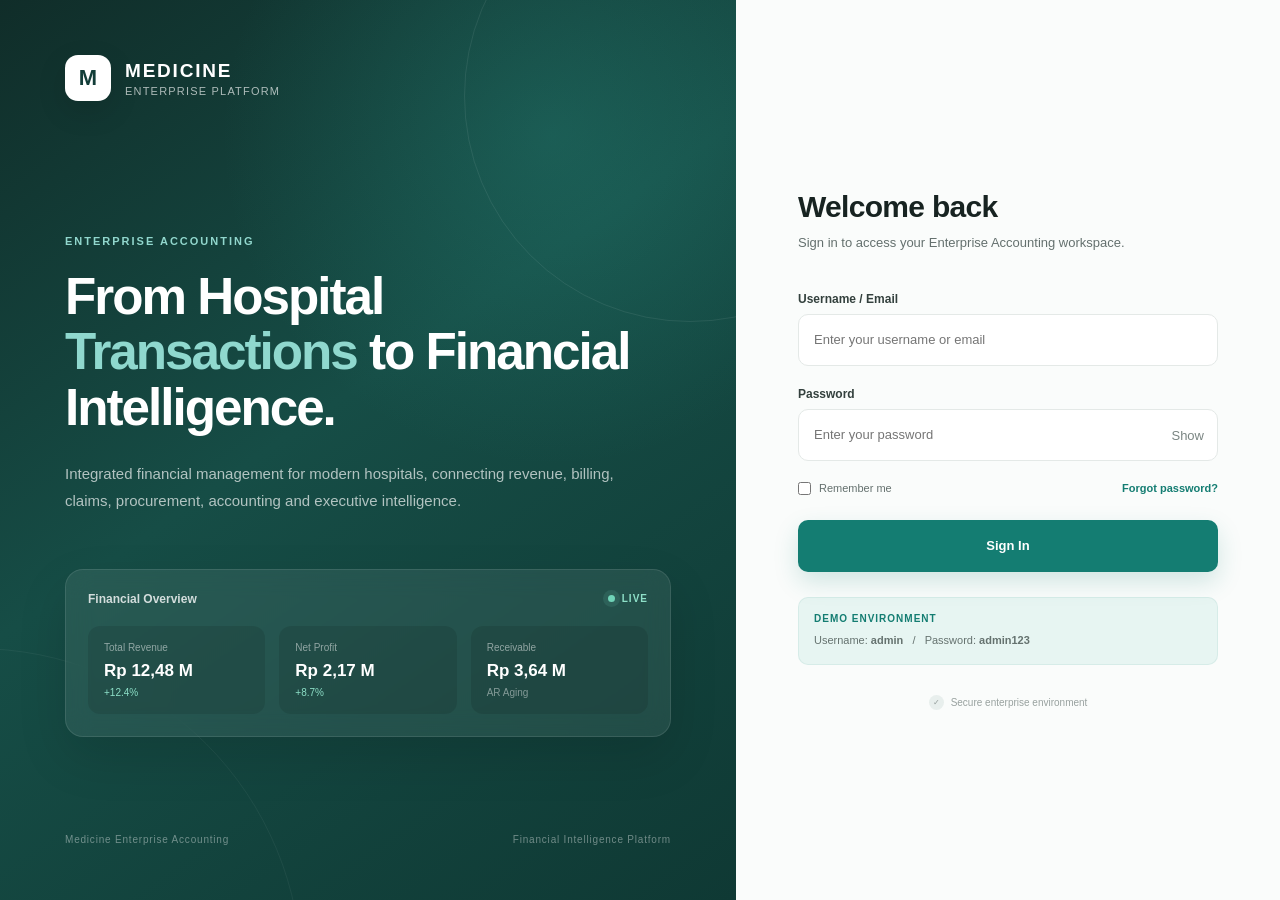
<file: index.html>
<!doctype html>
<html lang="en">
  <head>
    <meta charset="UTF-8" />
    <meta name="viewport" content="width=device-width, initial-scale=1.0" />

    <title>Medicine Enterprise Accounting</title>

    <style>
      /* =========================================================
           RESET
        ========================================================= */

      * {
        margin: 0;
        padding: 0;
        box-sizing: border-box;
      }

      :root {
        --primary: #147d72;
        --primary-dark: #0f625a;
        --primary-light: #e7f5f2;

        --text: #172321;
        --text-soft: #64706e;

        --border: #e4e9e7;
        --background: #f5f7f6;
        --white: #ffffff;

        --success: #159570;
        --danger: #d9534f;

        --shadow: 0 25px 70px rgba(25, 48, 44, 0.12);
      }

      body {
        font-family:
          Inter,
          -apple-system,
          BlinkMacSystemFont,
          "Segoe UI",
          sans-serif;

        min-height: 100vh;
        background: var(--background);
        color: var(--text);
      }

      /* =========================================================
           PAGE
        ========================================================= */

      .login-page {
        min-height: 100vh;
        display: grid;
        grid-template-columns: 1.15fr 0.85fr;
      }

      /* =========================================================
           LEFT VISUAL
        ========================================================= */

      .login-visual {
        position: relative;
        overflow: hidden;

        background:
          radial-gradient(
            circle at 75% 15%,
            rgba(43, 150, 137, 0.28),
            transparent 35%
          ),
          linear-gradient(145deg, #102d29 0%, #164d46 45%, #0f3934 100%);

        color: white;
        padding: 55px 65px;

        display: flex;
        flex-direction: column;
        justify-content: space-between;
      }

      /* Decorative circles */

      .login-visual::before {
        content: "";
        position: absolute;

        width: 450px;
        height: 450px;

        border: 1px solid rgba(255, 255, 255, 0.08);
        border-radius: 50%;

        right: -180px;
        top: -130px;
      }

      .login-visual::after {
        content: "";
        position: absolute;

        width: 650px;
        height: 650px;

        border: 1px solid rgba(255, 255, 255, 0.05);
        border-radius: 50%;

        left: -350px;
        bottom: -400px;
      }

      .visual-content {
        position: relative;
        z-index: 2;
      }

      /* =========================================================
           BRAND
        ========================================================= */

      .brand {
        display: flex;
        align-items: center;
        gap: 14px;
      }

      .brand-icon {
        width: 46px;
        height: 46px;

        border-radius: 13px;

        display: flex;
        align-items: center;
        justify-content: center;

        font-size: 22px;
        font-weight: 800;

        color: #123d38;
        background: white;

        box-shadow: 0 10px 30px rgba(0, 0, 0, 0.12);
      }

      .brand-name {
        font-size: 19px;
        font-weight: 800;
        letter-spacing: 1.8px;
      }

      .brand-subtitle {
        margin-top: 3px;

        font-size: 11px;
        font-weight: 500;

        letter-spacing: 1.2px;
        text-transform: uppercase;

        opacity: 0.65;
      }

      /* =========================================================
           HERO
        ========================================================= */

      .hero-copy {
        max-width: 620px;
        margin-top: 130px;
      }

      .eyebrow {
        display: inline-block;

        margin-bottom: 22px;

        font-size: 11px;
        font-weight: 700;

        letter-spacing: 2px;

        color: #91d7cd;
      }

      .hero-copy h1 {
        font-size: clamp(38px, 4vw, 62px);
        line-height: 1.08;

        letter-spacing: -2px;
        font-weight: 700;
      }

      .hero-copy h1 span {
        color: #8fd8ce;
      }

      .hero-copy p {
        max-width: 570px;

        margin-top: 25px;

        font-size: 15px;
        line-height: 1.8;

        color: rgba(255, 255, 255, 0.67);
      }

      /* =========================================================
           FINANCIAL PREVIEW
        ========================================================= */

      .financial-preview {
        margin-top: 55px;

        max-width: 650px;

        padding: 22px;

        border-radius: 18px;

        background: rgba(255, 255, 255, 0.075);
        border: 1px solid rgba(255, 255, 255, 0.1);

        backdrop-filter: blur(12px);

        box-shadow: 0 20px 50px rgba(0, 0, 0, 0.12);
      }

      .preview-header {
        display: flex;
        align-items: center;
        justify-content: space-between;

        font-size: 12px;
        font-weight: 600;

        color: rgba(255, 255, 255, 0.8);

        margin-bottom: 20px;
      }

      .live-status {
        display: flex;
        align-items: center;
        gap: 7px;

        font-size: 10px;
        text-transform: uppercase;
        letter-spacing: 1px;

        color: #8ee0c8;
      }

      .live-status i {
        width: 7px;
        height: 7px;

        border-radius: 50%;
        background: #70d4b8;

        box-shadow: 0 0 0 5px rgba(112, 212, 184, 0.12);
      }

      .preview-grid {
        display: grid;
        grid-template-columns: repeat(3, 1fr);
        gap: 14px;
      }

      .preview-item {
        padding: 16px;

        border-radius: 12px;

        background: rgba(0, 0, 0, 0.1);
      }

      .preview-item small {
        display: block;

        margin-bottom: 8px;

        font-size: 10px;
        color: rgba(255, 255, 255, 0.5);
      }

      .preview-item strong {
        display: block;

        font-size: 17px;
        font-weight: 700;

        color: white;
      }

      .preview-item span {
        display: block;

        margin-top: 6px;

        font-size: 10px;

        color: rgba(255, 255, 255, 0.45);
      }

      .preview-item .positive {
        color: #8ee0c8;
      }

      /* =========================================================
           FOOTER
        ========================================================= */

      .visual-footer {
        position: relative;
        z-index: 2;

        display: flex;
        justify-content: space-between;

        font-size: 10px;

        letter-spacing: 0.8px;

        color: rgba(255, 255, 255, 0.4);
      }

      /* =========================================================
           RIGHT LOGIN
        ========================================================= */

      .login-panel {
        display: flex;
        align-items: center;
        justify-content: center;

        padding: 50px;
        background: #fafcfb;
      }

      .login-box {
        width: 100%;
        max-width: 420px;
      }

      /* =========================================================
           LOGIN HEADER
        ========================================================= */

      .login-header {
        margin-bottom: 38px;
      }

      .login-header .mini-brand {
        display: none;
      }

      .login-header h2 {
        font-size: 30px;
        letter-spacing: -0.7px;

        margin-bottom: 9px;
      }

      .login-header p {
        font-size: 13px;
        line-height: 1.6;

        color: var(--text-soft);
      }

      /* =========================================================
           FORM
        ========================================================= */

      .form-group {
        margin-bottom: 21px;
      }

      .form-label {
        display: block;

        margin-bottom: 8px;

        font-size: 12px;
        font-weight: 600;

        color: #33403d;
      }

      .input-wrapper {
        position: relative;
      }

      .form-input {
        width: 100%;

        height: 52px;

        padding: 0 15px;

        border: 1px solid var(--border);
        border-radius: 10px;

        outline: none;

        background: white;

        color: var(--text);

        font-family: inherit;
        font-size: 13px;

        transition: 0.2s ease;
      }

      .form-input:focus {
        border-color: var(--primary);

        box-shadow: 0 0 0 4px rgba(20, 125, 114, 0.08);
      }

      .password-input {
        padding-right: 50px;
      }

      .password-toggle {
        position: absolute;

        right: 14px;
        top: 50%;

        transform: translateY(-50%);

        border: none;
        background: transparent;

        cursor: pointer;

        font-size: 13px;

        color: #7a8582;
      }

      .password-toggle:hover {
        color: var(--primary);
      }

      /* =========================================================
           OPTIONS
        ========================================================= */

      .login-options {
        display: flex;
        align-items: center;
        justify-content: space-between;

        margin: 5px 0 25px;
      }

      .remember {
        display: flex;
        align-items: center;
        gap: 8px;

        font-size: 11px;
        color: var(--text-soft);

        cursor: pointer;
      }

      .remember input {
        accent-color: var(--primary);
      }

      .forgot-password {
        border: none;
        background: transparent;

        color: var(--primary);

        font-family: inherit;
        font-size: 11px;
        font-weight: 600;

        cursor: pointer;
      }

      /* =========================================================
           LOGIN BUTTON
        ========================================================= */

      .login-button {
        width: 100%;
        height: 52px;

        border: none;
        border-radius: 10px;

        background: var(--primary);
        color: white;

        font-family: inherit;
        font-size: 13px;
        font-weight: 700;

        cursor: pointer;

        transition:
          transform 0.2s ease,
          background 0.2s ease,
          box-shadow 0.2s ease;

        box-shadow: 0 10px 25px rgba(20, 125, 114, 0.18);
      }

      .login-button:hover {
        background: var(--primary-dark);

        transform: translateY(-1px);

        box-shadow: 0 14px 30px rgba(20, 125, 114, 0.23);
      }

      .login-button:active {
        transform: translateY(0);
      }

      .login-button.loading {
        pointer-events: none;
        opacity: 0.8;
      }

      /* =========================================================
           DEMO ACCOUNT
        ========================================================= */

      .demo-account {
        margin-top: 25px;

        padding: 15px;

        border-radius: 10px;

        background: var(--primary-light);

        border: 1px solid rgba(20, 125, 114, 0.08);
      }

      .demo-account-title {
        margin-bottom: 8px;

        font-size: 10px;
        font-weight: 700;

        text-transform: uppercase;
        letter-spacing: 1px;

        color: var(--primary);
      }

      .demo-account p {
        font-size: 11px;
        color: #65726f;
        line-height: 1.6;
      }

      /* =========================================================
           SECURITY
        ========================================================= */

      .security-info {
        display: flex;
        justify-content: center;
        align-items: center;
        gap: 7px;

        margin-top: 30px;

        font-size: 10px;
        color: #98a19f;
      }

      .security-icon {
        width: 15px;
        height: 15px;

        border-radius: 50%;

        display: flex;
        align-items: center;
        justify-content: center;

        background: #e8efed;

        font-size: 8px;
      }

      /* =========================================================
           ALERT
        ========================================================= */

      .login-alert {
        display: none;

        margin-bottom: 18px;

        padding: 12px 14px;

        border-radius: 8px;

        font-size: 11px;
        line-height: 1.5;
      }

      .login-alert.error {
        display: block;

        color: #a83e3a;
        background: #fff0ef;

        border: 1px solid #f5d2d0;
      }

      /* =========================================================
           RESPONSIVE
        ========================================================= */

      @media (max-width: 1000px) {
        .login-page {
          grid-template-columns: 1fr;
        }

        .login-visual {
          display: none;
        }

        .login-panel {
          min-height: 100vh;
          padding: 35px 25px;
        }

        .login-header .mini-brand {
          display: flex;
          align-items: center;
          gap: 10px;

          margin-bottom: 45px;
        }

        .mini-brand-icon {
          width: 38px;
          height: 38px;

          display: flex;
          align-items: center;
          justify-content: center;

          border-radius: 10px;

          background: var(--primary);
          color: white;

          font-size: 17px;
          font-weight: 800;
        }

        .mini-brand-name {
          font-size: 15px;
          font-weight: 800;
          letter-spacing: 1.2px;
        }
      }

      @media (max-width: 480px) {
        .login-panel {
          padding: 25px 20px;
        }

        .login-header {
          margin-bottom: 30px;
        }

        .login-header h2 {
          font-size: 26px;
        }

        .login-options {
          align-items: flex-start;
          gap: 15px;
        }

        .forgot-password {
          white-space: nowrap;
        }
      }
    </style>
  </head>

  <body>
    <main class="login-page">
      <!-- =====================================================
             LEFT SIDE
        ====================================================== -->

      <section class="login-visual">
        <div class="visual-content">
          <!-- BRAND -->

          <div class="brand">
            <div class="brand-icon">M</div>

            <div>
              <div class="brand-name">MEDICINE</div>

              <div class="brand-subtitle">Enterprise Platform</div>
            </div>
          </div>

          <!-- HERO -->

          <div class="hero-copy">
            <span class="eyebrow"> ENTERPRISE ACCOUNTING </span>

            <h1>
              From Hospital
              <span>Transactions</span>
              to Financial Intelligence.
            </h1>

            <p>
              Integrated financial management for modern hospitals, connecting
              revenue, billing, claims, procurement, accounting and executive
              intelligence.
            </p>
          </div>

          <!-- FINANCIAL PREVIEW -->

          <div class="financial-preview">
            <div class="preview-header">
              <span> Financial Overview </span>

              <span class="live-status">
                <i></i>
                Live
              </span>
            </div>

            <div class="preview-grid">
              <div class="preview-item">
                <small> Total Revenue </small>

                <strong> Rp 12,48 M </strong>

                <span class="positive"> +12.4% </span>
              </div>

              <div class="preview-item">
                <small> Net Profit </small>

                <strong> Rp 2,17 M </strong>

                <span class="positive"> +8.7% </span>
              </div>

              <div class="preview-item">
                <small> Receivable </small>

                <strong> Rp 3,64 M </strong>

                <span> AR Aging </span>
              </div>
            </div>
          </div>
        </div>

        <div class="visual-footer">
          <span> Medicine Enterprise Accounting </span>

          <span> Financial Intelligence Platform </span>
        </div>
      </section>

      <!-- =====================================================
             RIGHT SIDE
        ====================================================== -->

      <section class="login-panel">
        <div class="login-box">
          <div class="login-header">
            <!-- MOBILE BRAND -->

            <div class="mini-brand">
              <div class="mini-brand-icon">M</div>

              <div class="mini-brand-name">MEDICINE</div>
            </div>

            <h2>Welcome back</h2>

            <p>Sign in to access your Enterprise Accounting workspace.</p>
          </div>

          <!-- ALERT -->

          <div id="loginAlert" class="login-alert"></div>

          <!-- FORM -->

          <form id="loginForm">
            <!-- USERNAME -->

            <div class="form-group">
              <label class="form-label" for="username">
                Username / Email
              </label>

              <div class="input-wrapper">
                <input
                  type="text"
                  id="username"
                  class="form-input"
                  placeholder="Enter your username or email"
                  autocomplete="username"
                  required
                />
              </div>
            </div>

            <!-- PASSWORD -->

            <div class="form-group">
              <label class="form-label" for="password"> Password </label>

              <div class="input-wrapper">
                <input
                  type="password"
                  id="password"
                  class="form-input password-input"
                  placeholder="Enter your password"
                  autocomplete="current-password"
                  required
                />

                <button
                  type="button"
                  id="togglePassword"
                  class="password-toggle"
                  aria-label="Show password"
                >
                  Show
                </button>
              </div>
            </div>

            <!-- OPTIONS -->

            <div class="login-options">
              <label class="remember">
                <input type="checkbox" id="rememberMe" />

                <span> Remember me </span>
              </label>

              <button type="button" class="forgot-password" id="forgotPassword">
                Forgot password?
              </button>
            </div>

            <!-- LOGIN -->

            <button type="submit" id="loginButton" class="login-button">
              <span id="loginButtonText"> Sign In </span>
            </button>
          </form>

          <!-- DEMO -->

          <div class="demo-account">
            <div class="demo-account-title">Demo Environment</div>

            <p>
              Username:
              <strong>admin</strong>
              &nbsp; / &nbsp; Password:
              <strong>admin123</strong>
            </p>
          </div>

          <!-- SECURITY -->

          <div class="security-info">
            <span class="security-icon"> ✓ </span>

            <span> Secure enterprise environment </span>
          </div>
        </div>
      </section>
    </main>

    <script>
      /* =========================================================
           MEDICINE ENTERPRISE ACCOUNTING
           LOGIN SCRIPT
        ========================================================= */

      const loginForm = document.getElementById("loginForm");
      const usernameInput = document.getElementById("username");
      const passwordInput = document.getElementById("password");

      const togglePassword = document.getElementById("togglePassword");

      const loginButton = document.getElementById("loginButton");

      const loginButtonText = document.getElementById("loginButtonText");

      const loginAlert = document.getElementById("loginAlert");

      const rememberMe = document.getElementById("rememberMe");

      const forgotPassword = document.getElementById("forgotPassword");

      /* =========================================================
           LOAD REMEMBERED USER
        ========================================================= */

      document.addEventListener("DOMContentLoaded", () => {
        const savedUsername = localStorage.getItem("medicine_username");

        if (savedUsername) {
          usernameInput.value = savedUsername;

          rememberMe.checked = true;
        }
      });

      /* =========================================================
           SHOW / HIDE PASSWORD
        ========================================================= */

      togglePassword.addEventListener("click", () => {
        const isPassword = passwordInput.type === "password";

        passwordInput.type = isPassword ? "text" : "password";

        togglePassword.textContent = isPassword ? "Hide" : "Show";

        togglePassword.setAttribute(
          "aria-label",
          isPassword ? "Hide password" : "Show password",
        );
      });

      /* =========================================================
           ALERT
        ========================================================= */

      function showAlert(message) {
        loginAlert.textContent = message;

        loginAlert.classList.add("error");
      }

      function hideAlert() {
        loginAlert.textContent = "";

        loginAlert.classList.remove("error");
      }

      /* =========================================================
           FORGOT PASSWORD
        ========================================================= */

      forgotPassword.addEventListener("click", () => {
        showAlert(
          "Password recovery will be available in the next demo version.",
        );
      });

      /* =========================================================
           LOGIN
        ========================================================= */

      loginForm.addEventListener("submit", (event) => {
        event.preventDefault();

        hideAlert();

        const username = usernameInput.value.trim();

        const password = passwordInput.value;

        /* Basic validation */

        if (!username || !password) {
          showAlert("Please enter your username and password.");

          return;
        }

        /* Loading */

        loginButton.classList.add("loading");

        loginButtonText.textContent = "Signing in...";

        /*
         * DEMO AUTHENTICATION
         *
         * Username : admin
         * Password : admin123
         */

        setTimeout(() => {
          if (username === "admin" && password === "admin123") {
            /* Remember username */

            if (rememberMe.checked) {
              localStorage.setItem("medicine_username", username);
            } else {
              localStorage.removeItem("medicine_username");
            }

            /*
             * Demo session
             */

            sessionStorage.setItem("medicine_logged_in", "true");

            sessionStorage.setItem("medicine_user", username);

            loginButtonText.textContent = "Success ✓";

            /*
             * Redirect
             *
             * Untuk sementara arahkan
             * ke dashboard.html
             */

            setTimeout(() => {
              window.location.href = "dashboard.html";
            }, 500);
          } else {
            loginButton.classList.remove("loading");

            loginButtonText.textContent = "Sign In";

            showAlert(
              "Invalid username or password. Please check your credentials.",
            );
          }
        }, 900);
      });

      /* =========================================================
           ENTER KEY
        ========================================================= */

      passwordInput.addEventListener("keydown", (event) => {
        if (event.key === "Enter") {
          loginForm.requestSubmit();
        }
      });
    </script>
  </body>
</html>
</file>
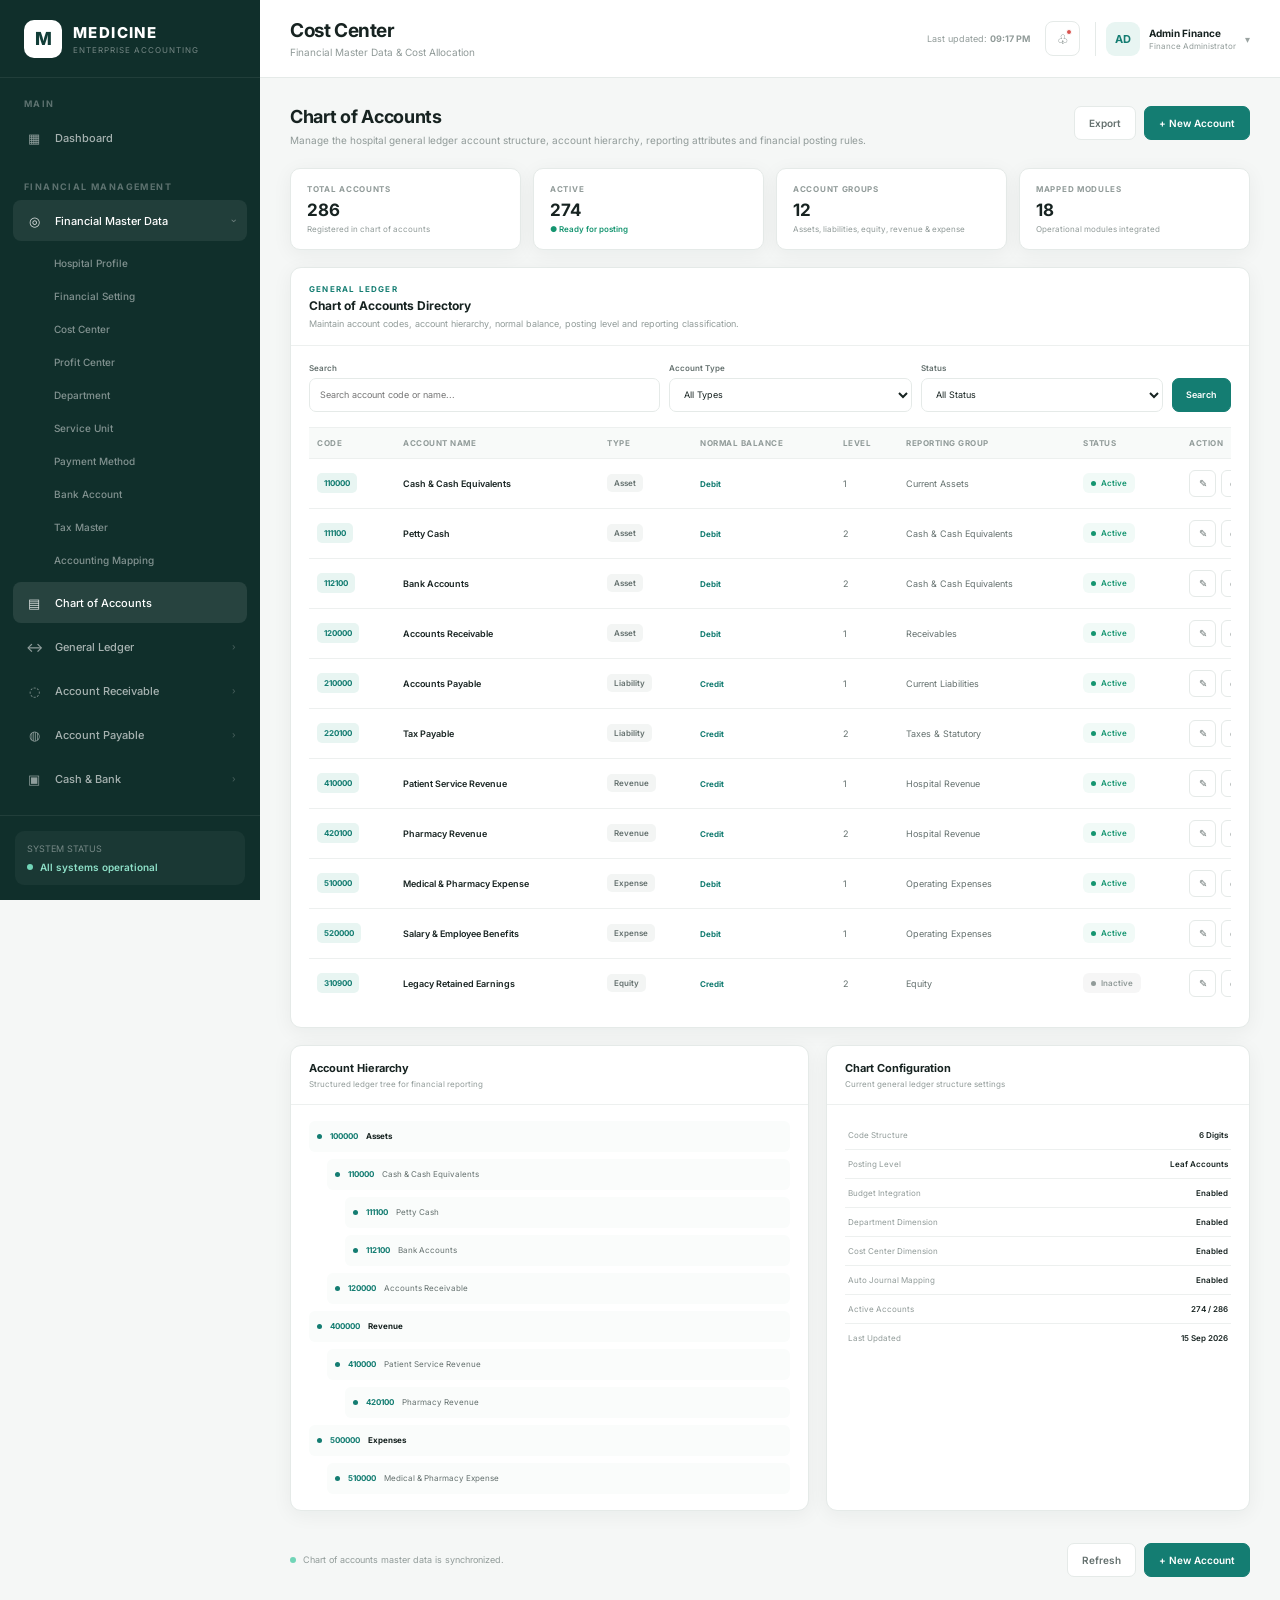
<file: chart-of-accounts/chart-of-accounts.html>
<!doctype html>
<html lang="en">
  <head>
    <meta charset="UTF-8" />
    <meta name="viewport" content="width=device-width, initial-scale=1.0" />

    <title>Chart of Accounts | Medicine Enterprise Accounting</title>

    <link rel="preconnect" href="https://fonts.googleapis.com" />
    <link rel="preconnect" href="https://fonts.gstatic.com" crossorigin />

    <link
      href="https://fonts.googleapis.com/css2?family=Inter:wght@400;500;600;700;800&display=swap"
      rel="stylesheet"
    />

    <link href="../style.css" rel="stylesheet" />

    <style>
      /* =========================================================
     CHART OF ACCOUNTS
     Page-specific styles only
  ========================================================= */

      .coa-header {
        display: flex;
        align-items: flex-start;
        justify-content: space-between;
        gap: 20px;
        margin-bottom: 20px;
      }
      .coa-header-text h2 {
        font-size: 18px;
        font-weight: 700;
        letter-spacing: -0.3px;
      }
      .coa-header-text p {
        margin-top: 5px;
        font-size: 10px;
        line-height: 1.6;
        color: var(--text-muted);
      }
      .coa-actions {
        display: flex;
        align-items: center;
        gap: 8px;
        flex-shrink: 0;
      }
      .coa-btn {
        height: 34px;
        padding: 0 14px;
        border-radius: 7px;
        border: 1px solid var(--border);
        background: white;
        color: var(--text-secondary);
        font-size: 10px;
        font-weight: 600;
        cursor: pointer;
      }
      .coa-btn:hover {
        background: #fafcfb;
        color: var(--text);
      }
      .coa-btn.primary {
        border-color: var(--primary);
        background: var(--primary);
        color: white;
      }
      .coa-btn.primary:hover {
        background: var(--primary-dark);
      }

      .coa-summary {
        display: grid;
        grid-template-columns: repeat(4, minmax(0, 1fr));
        gap: 12px;
        margin-bottom: 17px;
      }
      .coa-summary-card {
        padding: 15px 16px;
        background: white;
        border: 1px solid var(--border);
        border-radius: 10px;
        box-shadow: var(--shadow);
      }
      .coa-summary-label {
        font-size: 8px;
        font-weight: 700;
        color: var(--text-muted);
        letter-spacing: 0.7px;
        text-transform: uppercase;
      }
      .coa-summary-value {
        margin-top: 6px;
        font-size: 17px;
        font-weight: 700;
        color: var(--text);
      }
      .coa-summary-meta {
        margin-top: 4px;
        font-size: 8px;
        color: var(--text-muted);
      }
      .coa-summary-meta.success {
        color: var(--success);
        font-weight: 600;
      }

      .coa-card {
        background: white;
        border: 1px solid var(--border);
        border-radius: 11px;
        box-shadow: var(--shadow);
        overflow: hidden;
        margin-bottom: 17px;
      }
      .coa-card-header {
        display: flex;
        align-items: flex-start;
        justify-content: space-between;
        gap: 15px;
        padding: 16px 18px 14px;
        border-bottom: 1px solid #edf0ef;
      }
      .coa-card-kicker {
        font-size: 8px;
        font-weight: 700;
        letter-spacing: 1.2px;
        color: var(--primary);
        text-transform: uppercase;
        margin-bottom: 4px;
      }
      .coa-card-title {
        font-size: 12px;
        font-weight: 700;
        color: var(--text);
      }
      .coa-card-description {
        margin-top: 4px;
        font-size: 9px;
        line-height: 1.5;
        color: var(--text-muted);
      }
      .coa-card-body {
        padding: 17px 18px 19px;
      }

      .coa-filter {
        display: grid;
        grid-template-columns: 1.45fr 1fr 1fr auto;
        gap: 9px;
        align-items: end;
        margin-bottom: 15px;
      }
      .coa-filter-group label {
        display: block;
        margin-bottom: 5px;
        font-size: 8px;
        font-weight: 600;
        color: var(--text-secondary);
      }
      .coa-input,
      .coa-select {
        width: 100%;
        height: 34px;
        padding: 0 10px;
        border: 1px solid var(--border);
        border-radius: 7px;
        background: white;
        color: var(--text);
        font-family: inherit;
        font-size: 9px;
        outline: none;
      }
      .coa-input:focus,
      .coa-select:focus {
        border-color: var(--primary);
        box-shadow: 0 0 0 3px rgba(20, 125, 114, 0.08);
      }
      .coa-search-btn {
        height: 34px;
        padding: 0 13px;
        border: 1px solid var(--primary);
        border-radius: 7px;
        background: var(--primary);
        color: white;
        font-family: inherit;
        font-size: 9px;
        font-weight: 600;
        cursor: pointer;
      }

      .coa-table-wrapper {
        overflow-x: auto;
      }
      .coa-table {
        width: 100%;
        min-width: 980px;
        border-collapse: collapse;
      }
      .coa-table th {
        padding: 10px 8px;
        background: #f8faf9;
        border-top: 1px solid #edf0ef;
        border-bottom: 1px solid #edf0ef;
        text-align: left;
        font-size: 8px;
        font-weight: 700;
        color: var(--text-muted);
        letter-spacing: 0.5px;
        text-transform: uppercase;
        white-space: nowrap;
      }
      .coa-table td {
        padding: 11px 8px;
        border-bottom: 1px solid #edf0ef;
        font-size: 9px;
        color: var(--text-secondary);
        vertical-align: middle;
      }
      .coa-table tbody tr:hover {
        background: #fafcfb;
      }
      .coa-table tbody tr:last-child td {
        border-bottom: none;
      }
      .coa-code {
        display: inline-flex;
        padding: 5px 7px;
        border-radius: 5px;
        background: var(--primary-soft);
        color: var(--primary);
        font-size: 8px;
        font-weight: 700;
      }
      .coa-account {
        font-weight: 600;
        color: var(--text);
      }
      .coa-type {
        display: inline-flex;
        padding: 4px 7px;
        border-radius: 5px;
        background: #f3f5f4;
        color: var(--text-secondary);
        font-size: 8px;
        font-weight: 600;
      }
      .coa-normal {
        font-size: 8px;
        font-weight: 700;
        color: var(--primary);
      }
      .coa-status {
        display: inline-flex;
        align-items: center;
        gap: 5px;
        padding: 5px 8px;
        border-radius: 6px;
        font-size: 8px;
        font-weight: 600;
      }
      .coa-status.active {
        background: #f1faf7;
        color: var(--success);
      }
      .coa-status.inactive {
        background: #f6f6f6;
        color: var(--text-muted);
      }
      .coa-status-dot {
        width: 5px;
        height: 5px;
        border-radius: 50%;
        background: currentColor;
      }
      .coa-actions-cell {
        display: flex;
        align-items: center;
        gap: 5px;
      }
      .table-action {
        width: 27px;
        height: 27px;
        display: inline-flex;
        align-items: center;
        justify-content: center;
        border: 1px solid var(--border);
        border-radius: 6px;
        background: white;
        color: var(--text-secondary);
        cursor: pointer;
        font-size: 10px;
      }
      .table-action:hover {
        color: var(--primary);
        border-color: var(--primary);
        background: var(--primary-soft);
      }

      .coa-form-grid {
        display: grid;
        grid-template-columns: repeat(3, minmax(0, 1fr));
        gap: 15px;
      }
      .coa-form-group {
        min-width: 0;
      }
      .coa-form-group.full {
        grid-column: 1 / -1;
      }
      .coa-form-group label {
        display: block;
        margin-bottom: 6px;
        font-size: 9px;
        font-weight: 600;
        color: var(--text-secondary);
      }
      .coa-form-group label span {
        color: var(--danger);
      }
      .coa-textarea {
        width: 100%;
        min-height: 72px;
        padding: 9px 10px;
        border: 1px solid var(--border);
        border-radius: 7px;
        resize: vertical;
        font-family: inherit;
        font-size: 9px;
        color: var(--text);
        outline: none;
      }
      .coa-textarea:focus {
        border-color: var(--primary);
        box-shadow: 0 0 0 3px rgba(20, 125, 114, 0.08);
      }
      .coa-status-box {
        height: 34px;
        display: flex;
        align-items: center;
        justify-content: space-between;
        padding: 0 10px;
        border: 1px solid var(--border);
        border-radius: 7px;
        background: #fafcfb;
      }
      .coa-status-label {
        display: flex;
        align-items: center;
        gap: 6px;
        color: var(--success);
        font-size: 8px;
        font-weight: 600;
      }
      .coa-toggle {
        position: relative;
        width: 31px;
        height: 17px;
        border: none;
        border-radius: 20px;
        background: var(--primary);
        cursor: pointer;
      }
      .coa-toggle::after {
        content: "";
        position: absolute;
        width: 11px;
        height: 11px;
        top: 3px;
        right: 3px;
        border-radius: 50%;
        background: white;
        transition: 0.2s ease;
      }
      .coa-toggle.off {
        background: #c8d0ce;
      }
      .coa-toggle.off::after {
        right: 17px;
      }

      .coa-detail-grid {
        display: grid;
        grid-template-columns: 1.1fr 0.9fr;
        gap: 17px;
        margin-bottom: 17px;
      }
      .coa-detail-card {
        background: white;
        border: 1px solid var(--border);
        border-radius: 11px;
        box-shadow: var(--shadow);
        overflow: hidden;
      }
      .coa-detail-header {
        padding: 15px 18px;
        border-bottom: 1px solid #edf0ef;
      }
      .coa-detail-title {
        font-size: 11px;
        font-weight: 700;
        color: var(--text);
      }
      .coa-detail-subtitle {
        margin-top: 4px;
        font-size: 8px;
        color: var(--text-muted);
      }
      .coa-detail-body {
        padding: 16px 18px;
      }
      .coa-tree {
        display: flex;
        flex-direction: column;
        gap: 7px;
      }
      .coa-tree-row {
        display: flex;
        align-items: center;
        gap: 8px;
        min-height: 31px;
        padding: 6px 8px;
        border-radius: 6px;
        background: #fafcfb;
        font-size: 8px;
        color: var(--text-secondary);
      }
      .coa-tree-row.level-1 {
        font-weight: 700;
        color: var(--text);
      }
      .coa-tree-row.level-2 {
        margin-left: 18px;
      }
      .coa-tree-row.level-3 {
        margin-left: 36px;
      }
      .coa-tree-row.level-4 {
        margin-left: 54px;
      }
      .coa-tree-line {
        width: 5px;
        height: 5px;
        border-radius: 50%;
        background: var(--primary);
        flex-shrink: 0;
      }
      .coa-tree-code {
        color: var(--primary);
        font-weight: 700;
      }
      .coa-info-table {
        width: 100%;
        border-collapse: collapse;
      }
      .coa-info-table tr {
        border-bottom: 1px solid #edf0ef;
      }
      .coa-info-table tr:last-child {
        border-bottom: none;
      }
      .coa-info-table td {
        padding: 9px 3px;
        font-size: 8px;
      }
      .coa-info-table td:first-child {
        color: var(--text-muted);
      }
      .coa-info-table td:last-child {
        text-align: right;
        color: var(--text);
        font-weight: 600;
      }

      .coa-footer {
        display: flex;
        align-items: center;
        justify-content: space-between;
        gap: 15px;
        padding: 15px 0 5px;
      }
      .coa-save-info {
        display: flex;
        align-items: center;
        gap: 7px;
        font-size: 9px;
        color: var(--text-muted);
      }

      @media (max-width: 1050px) {
        .coa-summary {
          grid-template-columns: repeat(2, minmax(0, 1fr));
        }
        .coa-filter {
          grid-template-columns: repeat(2, minmax(0, 1fr));
        }
        .coa-detail-grid {
          grid-template-columns: 1fr;
        }
      }
      @media (max-width: 850px) {
        .coa-form-grid {
          grid-template-columns: repeat(2, minmax(0, 1fr));
        }
      }
      @media (max-width: 700px) {
        .coa-header,
        .coa-footer {
          flex-direction: column;
          align-items: stretch;
        }
        .coa-actions {
          justify-content: flex-start;
        }
        .coa-summary {
          grid-template-columns: 1fr;
        }
        .coa-filter {
          grid-template-columns: 1fr;
        }
        .coa-form-grid {
          grid-template-columns: 1fr;
        }
        .coa-form-group.full {
          grid-column: auto;
        }
      }
    </style>
  </head>

  <body>
    <div class="app">
      <!-- =========================================================
         SIDEBAR
    ========================================================== -->

      <aside class="sidebar" id="sidebar">
        <div class="sidebar-brand">
          <div class="brand-logo">M</div>

          <div>
            <div class="brand-title">MEDICINE</div>

            <div class="brand-subtitle">Enterprise Accounting</div>
          </div>
        </div>

        <nav class="sidebar-nav">
          <!-- MAIN -->

          <div class="nav-section">
            <div class="nav-section-title">Main</div>

            <a href="../dashboard.html" class="nav-item">
              <span class="nav-icon">▦</span>
              <span class="nav-text">Dashboard</span>
            </a>
          </div>

          <!-- FINANCIAL MANAGEMENT -->

          <div class="nav-section">
            <div class="nav-section-title">Financial Management</div>

            <!-- FINANCIAL MASTER DATA -->

            <div class="nav-dropdown">
              <button
                class="nav-item nav-dropdown-toggle open"
                type="button"
                data-dropdown="financialMasterData"
              >
                <span class="nav-icon"> ◎ </span>

                <span class="nav-text"> Financial Master Data </span>

                <span class="nav-arrow"> › </span>
              </button>

              <div class="nav-submenu open" id="financialMasterData">
                <a href="hospital-profile.html" class="nav-subitem">
                  Hospital Profile
                </a>

                <a href="financial-setting.html" class="nav-subitem">
                  Financial Setting
                </a>

                <a href="cost-center.html" class="nav-subitem"> Cost Center </a>

                <a href="profit-center.html" class="nav-subitem">
                  Profit Center
                </a>

                <a href="department.html" class="nav-subitem"> Department </a>

                <a href="service-unit.html" class="nav-subitem">
                  Service Unit
                </a>

                <a href="payment-method.html" class="nav-subitem">
                  Payment Method
                </a>

                <a href="bank-account.html" class="nav-subitem">
                  Bank Account
                </a>

                <a href="tax-master.html" class="nav-subitem"> Tax Master </a>

                <a href="accounting-mapping.html" class="nav-subitem">
                  Accounting Mapping
                </a>
              </div>
            </div>

            <!-- CHART OF ACCOUNTS -->

            <a
              href="../chart-of-accounts/chart-of-accounts.html"
              class="nav-item active"
            >
              <span class="nav-icon">▤</span>
              <span class="nav-text">Chart of Accounts</span>
            </a>

            <!-- GENERAL LEDGER -->

            <div class="nav-dropdown">
              <button
                class="nav-item nav-dropdown-toggle"
                type="button"
                data-dropdown="generalLedger"
              >
                <span class="nav-icon">↔</span>
                <span class="nav-text">General Ledger</span>
                <span class="nav-arrow">›</span>
              </button>

              <div class="nav-submenu" id="generalLedger">
                <a
                  href="../general-ledger/journal-entry.html"
                  class="nav-subitem"
                >
                  Journal Entry
                </a>

                <a
                  href="../general-ledger/journal-list.html"
                  class="nav-subitem"
                >
                  Journal List
                </a>

                <a
                  href="../general-ledger/journal-posting.html"
                  class="nav-subitem"
                >
                  Journal Posting
                </a>

                <a href="../general-ledger/ledger.html" class="nav-subitem">
                  General Ledger
                </a>
              </div>
            </div>

            <!-- ACCOUNT RECEIVABLE -->

            <div class="nav-dropdown">
              <button
                class="nav-item nav-dropdown-toggle"
                type="button"
                data-dropdown="accountReceivable"
              >
                <span class="nav-icon">◌</span>
                <span class="nav-text">Account Receivable</span>
                <span class="nav-arrow">›</span>
              </button>

              <div class="nav-submenu" id="accountReceivable">
                <a
                  href="../account-receivable/ar-dashboard.html"
                  class="nav-subitem"
                >
                  AR Dashboard
                </a>

                <a
                  href="../account-receivable/customer.html"
                  class="nav-subitem"
                >
                  Customer
                </a>

                <a
                  href="../account-receivable/invoice.html"
                  class="nav-subitem"
                >
                  Invoice
                </a>

                <a
                  href="../account-receivable/receipt.html"
                  class="nav-subitem"
                >
                  Receipt
                </a>

                <a href="../account-receivable/aging.html" class="nav-subitem">
                  AR Aging
                </a>
              </div>
            </div>

            <!-- ACCOUNT PAYABLE -->

            <div class="nav-dropdown">
              <button
                class="nav-item nav-dropdown-toggle"
                type="button"
                data-dropdown="accountPayable"
              >
                <span class="nav-icon">◍</span>
                <span class="nav-text">Account Payable</span>
                <span class="nav-arrow">›</span>
              </button>

              <div class="nav-submenu" id="accountPayable">
                <a
                  href="../account-payable/ap-dashboard.html"
                  class="nav-subitem"
                >
                  AP Dashboard
                </a>

                <a href="../account-payable/vendor.html" class="nav-subitem">
                  Vendor
                </a>

                <a href="../account-payable/bill.html" class="nav-subitem">
                  Bill
                </a>

                <a href="../account-payable/payment.html" class="nav-subitem">
                  Payment
                </a>

                <a href="../account-payable/aging.html" class="nav-subitem">
                  AP Aging
                </a>
              </div>
            </div>

            <!-- CASH & BANK -->

            <div class="nav-dropdown">
              <button
                class="nav-item nav-dropdown-toggle"
                type="button"
                data-dropdown="cashBank"
              >
                <span class="nav-icon">▣</span>
                <span class="nav-text">Cash &amp; Bank</span>
                <span class="nav-arrow">›</span>
              </button>

              <div class="nav-submenu" id="cashBank">
                <a
                  href="../cash-bank/cash-bank-dashboard.html"
                  class="nav-subitem"
                >
                  Cash &amp; Bank Dashboard
                </a>

                <a href="../cash-bank/cash-account.html" class="nav-subitem">
                  Cash Account
                </a>

                <a href="../cash-bank/bank-account.html" class="nav-subitem">
                  Bank Account
                </a>

                <a href="../cash-bank/cash-receipt.html" class="nav-subitem">
                  Cash Receipt
                </a>

                <a
                  href="../cash-bank/cash-disbursement.html"
                  class="nav-subitem"
                >
                  Cash Disbursement
                </a>

                <a
                  href="../cash-bank/bank-reconciliation.html"
                  class="nav-subitem"
                >
                  Bank Reconciliation
                </a>
              </div>
            </div>
          </div>

          <!-- OPERATIONS -->

          <div class="nav-section">
            <div class="nav-section-title">Operations</div>

            <a href="../operations/revenue-management.html" class="nav-item">
              <span class="nav-icon">↗</span>
              <span class="nav-text">Revenue Management</span>
            </a>

            <a href="../operations/billing-integration.html" class="nav-item">
              <span class="nav-icon">▧</span>
              <span class="nav-text">Billing Integration</span>
            </a>

            <a href="../operations/bpjs-insurance.html" class="nav-item">
              <span class="nav-icon">✓</span>
              <span class="nav-text">BPJS &amp; Insurance</span>
            </a>

            <a href="../operations/pharmacy-accounting.html" class="nav-item">
              <span class="nav-icon">✚</span>
              <span class="nav-text">Pharmacy Accounting</span>
            </a>

            <a href="../operations/procurement.html" class="nav-item">
              <span class="nav-icon">⌁</span>
              <span class="nav-text">Procurement</span>
            </a>

            <a href="../operations/expense-management.html" class="nav-item">
              <span class="nav-icon">−</span>
              <span class="nav-text">Expense Management</span>
            </a>
          </div>

          <!-- MANAGEMENT -->

          <div class="nav-section">
            <div class="nav-section-title">Management</div>

            <a href="../management/fixed-asset.html" class="nav-item">
              <span class="nav-icon">▥</span>
              <span class="nav-text">Fixed Asset</span>
            </a>

            <a href="../management/budget-management.html" class="nav-item">
              <span class="nav-icon">◫</span>
              <span class="nav-text">Budget Management</span>
            </a>

            <a href="../management/payroll-accounting.html" class="nav-item">
              <span class="nav-icon">▥</span>
              <span class="nav-text">Payroll Accounting</span>
            </a>

            <a href="../management/tax-management.html" class="nav-item">
              <span class="nav-icon">%</span>
              <span class="nav-text">Tax Management</span>
            </a>

            <a href="../management/financial-closing.html" class="nav-item">
              <span class="nav-icon">◈</span>
              <span class="nav-text">Financial Closing</span>
            </a>
          </div>

          <!-- REPORTS -->

          <div class="nav-section">
            <div class="nav-section-title">Reports &amp; Intelligence</div>

            <a href="../reports/financial-statements.html" class="nav-item">
              <span class="nav-icon">▥</span>
              <span class="nav-text">Financial Statements</span>
            </a>

            <a href="../reports/hospital-profitability.html" class="nav-item">
              <span class="nav-icon">◒</span>
              <span class="nav-text">Hospital Profitability</span>
            </a>

            <a
              href="../reports/ai-accounting-intelligence.html"
              class="nav-item"
            >
              <span class="nav-icon">⌁</span>
              <span class="nav-text">AI Accounting Intelligence</span>
            </a>

            <a href="../reports/internal-control-audit.html" class="nav-item">
              <span class="nav-icon">◉</span>
              <span class="nav-text">Internal Control &amp; Audit</span>
            </a>
          </div>
        </nav>

        <div class="sidebar-footer">
          <div class="system-status">
            <div class="status-label">SYSTEM STATUS</div>

            <div class="status-value">
              <span class="status-dot"></span>
              All systems operational
            </div>
          </div>
        </div>
      </aside>

      <!-- =========================================================
         MAIN
    ========================================================== -->

      <section class="main">
        <!-- TOPBAR -->

        <header class="topbar">
          <div style="display: flex; align-items: center">
            <button class="mobile-menu" id="mobileMenu">☰</button>

            <div class="page-title">
              <h1>Cost Center</h1>

              <p>Financial Master Data &amp; Cost Allocation</p>
            </div>
          </div>

          <div class="topbar-right">
            <div class="last-updated">
              Last updated:
              <strong id="lastUpdated"> Just now </strong>
            </div>

            <button class="notification">
              ♧
              <span class="notification-badge"></span>
            </button>

            <div class="user-profile">
              <div class="user-avatar">AD</div>

              <div class="user-info">
                <strong> Admin Finance </strong>

                <span> Finance Administrator </span>
              </div>

              <button class="user-menu" id="logoutButton">▾</button>
            </div>
          </div>
        </header>

        <!-- =========================================================
           CONTENT
      ========================================================== -->

        <main class="content">
          <div class="coa-header">
            <div class="coa-header-text">
              <h2>Chart of Accounts</h2>
              <p>
                Manage the hospital general ledger account structure, account
                hierarchy, reporting attributes and financial posting rules.
              </p>
            </div>
            <div class="coa-actions">
              <button type="button" class="coa-btn" id="exportChart">
                Export
              </button>
              <button type="button" class="coa-btn primary" id="newAccount">
                + New Account
              </button>
            </div>
          </div>

          <div class="coa-summary">
            <div class="coa-summary-card">
              <div class="coa-summary-label">Total Accounts</div>
              <div class="coa-summary-value" id="totalAccounts">286</div>
              <div class="coa-summary-meta">
                Registered in chart of accounts
              </div>
            </div>
            <div class="coa-summary-card">
              <div class="coa-summary-label">Active</div>
              <div class="coa-summary-value" id="activeAccounts">274</div>
              <div class="coa-summary-meta success">● Ready for posting</div>
            </div>
            <div class="coa-summary-card">
              <div class="coa-summary-label">Account Groups</div>
              <div class="coa-summary-value">12</div>
              <div class="coa-summary-meta">
                Assets, liabilities, equity, revenue & expense
              </div>
            </div>
            <div class="coa-summary-card">
              <div class="coa-summary-label">Mapped Modules</div>
              <div class="coa-summary-value">18</div>
              <div class="coa-summary-meta">Operational modules integrated</div>
            </div>
          </div>

          <section class="coa-card">
            <div class="coa-card-header">
              <div>
                <div class="coa-card-kicker">General Ledger</div>
                <div class="coa-card-title">Chart of Accounts Directory</div>
                <div class="coa-card-description">
                  Maintain account codes, account hierarchy, normal balance,
                  posting level and reporting classification.
                </div>
              </div>
            </div>
            <div class="coa-card-body">
              <div class="coa-filter">
                <div class="coa-filter-group">
                  <label for="searchAccount">Search</label
                  ><input
                    type="text"
                    id="searchAccount"
                    class="coa-input"
                    placeholder="Search account code or name..."
                  />
                </div>
                <div class="coa-filter-group">
                  <label for="accountTypeFilter">Account Type</label
                  ><select id="accountTypeFilter" class="coa-select">
                    <option value="">All Types</option>
                    <option>Asset</option>
                    <option>Liability</option>
                    <option>Equity</option>
                    <option>Revenue</option>
                    <option>Expense</option>
                  </select>
                </div>
                <div class="coa-filter-group">
                  <label for="accountStatusFilter">Status</label
                  ><select id="accountStatusFilter" class="coa-select">
                    <option value="">All Status</option>
                    <option>Active</option>
                    <option>Inactive</option>
                  </select>
                </div>
                <button
                  type="button"
                  class="coa-search-btn"
                  id="searchAccountButton"
                >
                  Search
                </button>
              </div>

              <div class="coa-table-wrapper">
                <table class="coa-table" id="coaTable">
                  <thead>
                    <tr>
                      <th>Code</th>
                      <th>Account Name</th>
                      <th>Type</th>
                      <th>Normal Balance</th>
                      <th>Level</th>
                      <th>Reporting Group</th>
                      <th>Status</th>
                      <th>Action</th>
                    </tr>
                  </thead>
                  <tbody>
                    <tr data-type="Asset" data-status="Active">
                      <td><span class="coa-code">110000</span></td>
                      <td>
                        <span class="coa-account"
                          >Cash &amp; Cash Equivalents</span
                        >
                      </td>
                      <td><span class="coa-type">Asset</span></td>
                      <td><span class="coa-normal">Debit</span></td>
                      <td>1</td>
                      <td>Current Assets</td>
                      <td>
                        <span class="coa-status active"
                          ><span class="coa-status-dot"></span>Active</span
                        >
                      </td>
                      <td>
                        <div class="coa-actions-cell">
                          <button
                            type="button"
                            class="table-action"
                            title="Edit"
                          >
                            ✎</button
                          ><button
                            type="button"
                            class="table-action"
                            title="View"
                          >
                            ◉
                          </button>
                        </div>
                      </td>
                    </tr>
                    <tr data-type="Asset" data-status="Active">
                      <td><span class="coa-code">111100</span></td>
                      <td><span class="coa-account">Petty Cash</span></td>
                      <td><span class="coa-type">Asset</span></td>
                      <td><span class="coa-normal">Debit</span></td>
                      <td>2</td>
                      <td>Cash &amp; Cash Equivalents</td>
                      <td>
                        <span class="coa-status active"
                          ><span class="coa-status-dot"></span>Active</span
                        >
                      </td>
                      <td>
                        <div class="coa-actions-cell">
                          <button
                            type="button"
                            class="table-action"
                            title="Edit"
                          >
                            ✎</button
                          ><button
                            type="button"
                            class="table-action"
                            title="View"
                          >
                            ◉
                          </button>
                        </div>
                      </td>
                    </tr>
                    <tr data-type="Asset" data-status="Active">
                      <td><span class="coa-code">112100</span></td>
                      <td><span class="coa-account">Bank Accounts</span></td>
                      <td><span class="coa-type">Asset</span></td>
                      <td><span class="coa-normal">Debit</span></td>
                      <td>2</td>
                      <td>Cash &amp; Cash Equivalents</td>
                      <td>
                        <span class="coa-status active"
                          ><span class="coa-status-dot"></span>Active</span
                        >
                      </td>
                      <td>
                        <div class="coa-actions-cell">
                          <button
                            type="button"
                            class="table-action"
                            title="Edit"
                          >
                            ✎</button
                          ><button
                            type="button"
                            class="table-action"
                            title="View"
                          >
                            ◉
                          </button>
                        </div>
                      </td>
                    </tr>
                    <tr data-type="Asset" data-status="Active">
                      <td><span class="coa-code">120000</span></td>
                      <td>
                        <span class="coa-account">Accounts Receivable</span>
                      </td>
                      <td><span class="coa-type">Asset</span></td>
                      <td><span class="coa-normal">Debit</span></td>
                      <td>1</td>
                      <td>Receivables</td>
                      <td>
                        <span class="coa-status active"
                          ><span class="coa-status-dot"></span>Active</span
                        >
                      </td>
                      <td>
                        <div class="coa-actions-cell">
                          <button
                            type="button"
                            class="table-action"
                            title="Edit"
                          >
                            ✎</button
                          ><button
                            type="button"
                            class="table-action"
                            title="View"
                          >
                            ◉
                          </button>
                        </div>
                      </td>
                    </tr>
                    <tr data-type="Liability" data-status="Active">
                      <td><span class="coa-code">210000</span></td>
                      <td><span class="coa-account">Accounts Payable</span></td>
                      <td><span class="coa-type">Liability</span></td>
                      <td><span class="coa-normal">Credit</span></td>
                      <td>1</td>
                      <td>Current Liabilities</td>
                      <td>
                        <span class="coa-status active"
                          ><span class="coa-status-dot"></span>Active</span
                        >
                      </td>
                      <td>
                        <div class="coa-actions-cell">
                          <button
                            type="button"
                            class="table-action"
                            title="Edit"
                          >
                            ✎</button
                          ><button
                            type="button"
                            class="table-action"
                            title="View"
                          >
                            ◉
                          </button>
                        </div>
                      </td>
                    </tr>
                    <tr data-type="Liability" data-status="Active">
                      <td><span class="coa-code">220100</span></td>
                      <td><span class="coa-account">Tax Payable</span></td>
                      <td><span class="coa-type">Liability</span></td>
                      <td><span class="coa-normal">Credit</span></td>
                      <td>2</td>
                      <td>Taxes &amp; Statutory</td>
                      <td>
                        <span class="coa-status active"
                          ><span class="coa-status-dot"></span>Active</span
                        >
                      </td>
                      <td>
                        <div class="coa-actions-cell">
                          <button
                            type="button"
                            class="table-action"
                            title="Edit"
                          >
                            ✎</button
                          ><button
                            type="button"
                            class="table-action"
                            title="View"
                          >
                            ◉
                          </button>
                        </div>
                      </td>
                    </tr>
                    <tr data-type="Revenue" data-status="Active">
                      <td><span class="coa-code">410000</span></td>
                      <td>
                        <span class="coa-account">Patient Service Revenue</span>
                      </td>
                      <td><span class="coa-type">Revenue</span></td>
                      <td><span class="coa-normal">Credit</span></td>
                      <td>1</td>
                      <td>Hospital Revenue</td>
                      <td>
                        <span class="coa-status active"
                          ><span class="coa-status-dot"></span>Active</span
                        >
                      </td>
                      <td>
                        <div class="coa-actions-cell">
                          <button
                            type="button"
                            class="table-action"
                            title="Edit"
                          >
                            ✎</button
                          ><button
                            type="button"
                            class="table-action"
                            title="View"
                          >
                            ◉
                          </button>
                        </div>
                      </td>
                    </tr>
                    <tr data-type="Revenue" data-status="Active">
                      <td><span class="coa-code">420100</span></td>
                      <td><span class="coa-account">Pharmacy Revenue</span></td>
                      <td><span class="coa-type">Revenue</span></td>
                      <td><span class="coa-normal">Credit</span></td>
                      <td>2</td>
                      <td>Hospital Revenue</td>
                      <td>
                        <span class="coa-status active"
                          ><span class="coa-status-dot"></span>Active</span
                        >
                      </td>
                      <td>
                        <div class="coa-actions-cell">
                          <button
                            type="button"
                            class="table-action"
                            title="Edit"
                          >
                            ✎</button
                          ><button
                            type="button"
                            class="table-action"
                            title="View"
                          >
                            ◉
                          </button>
                        </div>
                      </td>
                    </tr>
                    <tr data-type="Expense" data-status="Active">
                      <td><span class="coa-code">510000</span></td>
                      <td>
                        <span class="coa-account"
                          >Medical &amp; Pharmacy Expense</span
                        >
                      </td>
                      <td><span class="coa-type">Expense</span></td>
                      <td><span class="coa-normal">Debit</span></td>
                      <td>1</td>
                      <td>Operating Expenses</td>
                      <td>
                        <span class="coa-status active"
                          ><span class="coa-status-dot"></span>Active</span
                        >
                      </td>
                      <td>
                        <div class="coa-actions-cell">
                          <button
                            type="button"
                            class="table-action"
                            title="Edit"
                          >
                            ✎</button
                          ><button
                            type="button"
                            class="table-action"
                            title="View"
                          >
                            ◉
                          </button>
                        </div>
                      </td>
                    </tr>
                    <tr data-type="Expense" data-status="Active">
                      <td><span class="coa-code">520000</span></td>
                      <td>
                        <span class="coa-account"
                          >Salary &amp; Employee Benefits</span
                        >
                      </td>
                      <td><span class="coa-type">Expense</span></td>
                      <td><span class="coa-normal">Debit</span></td>
                      <td>1</td>
                      <td>Operating Expenses</td>
                      <td>
                        <span class="coa-status active"
                          ><span class="coa-status-dot"></span>Active</span
                        >
                      </td>
                      <td>
                        <div class="coa-actions-cell">
                          <button
                            type="button"
                            class="table-action"
                            title="Edit"
                          >
                            ✎</button
                          ><button
                            type="button"
                            class="table-action"
                            title="View"
                          >
                            ◉
                          </button>
                        </div>
                      </td>
                    </tr>
                    <tr data-type="Equity" data-status="Inactive">
                      <td><span class="coa-code">310900</span></td>
                      <td>
                        <span class="coa-account"
                          >Legacy Retained Earnings</span
                        >
                      </td>
                      <td><span class="coa-type">Equity</span></td>
                      <td><span class="coa-normal">Credit</span></td>
                      <td>2</td>
                      <td>Equity</td>
                      <td>
                        <span class="coa-status inactive"
                          ><span class="coa-status-dot"></span>Inactive</span
                        >
                      </td>
                      <td>
                        <div class="coa-actions-cell">
                          <button
                            type="button"
                            class="table-action"
                            title="Edit"
                          >
                            ✎</button
                          ><button
                            type="button"
                            class="table-action"
                            title="View"
                          >
                            ◉
                          </button>
                        </div>
                      </td>
                    </tr>
                  </tbody>
                </table>
              </div>
            </div>
          </section>

          <section class="coa-card" id="accountFormCard" style="display: none">
            <div class="coa-card-header">
              <div>
                <div class="coa-card-kicker">General Ledger</div>
                <div class="coa-card-title">New Chart of Accounts</div>
                <div class="coa-card-description">
                  Define the account hierarchy and reporting attributes for a
                  new ledger account.
                </div>
              </div>
            </div>
            <div class="coa-card-body">
              <div class="coa-form-grid">
                <div class="coa-form-group">
                  <label for="formCode">Account Code <span>*</span></label
                  ><input id="formCode" class="coa-input" value="550000" />
                </div>
                <div class="coa-form-group">
                  <label for="formName">Account Name <span>*</span></label
                  ><input
                    id="formName"
                    class="coa-input"
                    placeholder="Enter account name"
                  />
                </div>
                <div class="coa-form-group">
                  <label for="formType">Account Type</label
                  ><select id="formType" class="coa-select">
                    <option>Asset</option>
                    <option>Liability</option>
                    <option>Equity</option>
                    <option selected>Revenue</option>
                    <option>Expense</option>
                  </select>
                </div>
                <div class="coa-form-group">
                  <label for="formParent">Parent Account</label
                  ><select id="formParent" class="coa-select">
                    <option selected>410000 · Patient Service Revenue</option>
                    <option>110000 · Cash &amp; Cash Equivalents</option>
                    <option>210000 · Accounts Payable</option>
                    <option>510000 · Medical &amp; Pharmacy Expense</option>
                  </select>
                </div>
                <div class="coa-form-group">
                  <label for="formNormal">Normal Balance</label
                  ><select id="formNormal" class="coa-select">
                    <option>Debit</option>
                    <option selected>Credit</option>
                  </select>
                </div>
                <div class="coa-form-group">
                  <label for="formLevel">Account Level</label
                  ><select id="formLevel" class="coa-select">
                    <option>1</option>
                    <option selected>2</option>
                    <option>3</option>
                    <option>4</option>
                  </select>
                </div>
                <div class="coa-form-group">
                  <label for="formGroup">Reporting Group</label
                  ><select id="formGroup" class="coa-select">
                    <option selected>Hospital Revenue</option>
                    <option>Current Assets</option>
                    <option>Current Liabilities</option>
                    <option>Operating Expenses</option>
                    <option>Equity</option>
                  </select>
                </div>
                <div class="coa-form-group">
                  <label>Status</label>
                  <div class="coa-status-box">
                    <div class="coa-status-label" id="formStatusLabel">
                      <span class="coa-status-dot"></span>Active
                    </div>
                    <button
                      type="button"
                      class="coa-toggle"
                      id="formStatusToggle"
                    ></button>
                  </div>
                </div>
                <div class="coa-form-group">
                  <label for="formDescription">Description</label
                  ><textarea
                    id="formDescription"
                    class="coa-textarea"
                    placeholder="Describe the purpose and reporting usage of this account..."
                  ></textarea>
                </div>
                <div class="coa-form-group">
                  <label for="formModule">Default Module</label
                  ><select id="formModule" class="coa-select">
                    <option selected>General Ledger</option>
                    <option>Account Receivable</option>
                    <option>Account Payable</option>
                    <option>Cash &amp; Bank</option>
                    <option>Operations</option>
                  </select>
                </div>
                <div class="coa-form-group full">
                  <label for="formRule">Posting Rule</label
                  ><textarea
                    id="formRule"
                    class="coa-textarea"
                    placeholder="Optional posting restrictions or mapping notes..."
                  ></textarea>
                </div>
              </div>
              <div
                class="coa-actions"
                style="margin-top: 18px; justify-content: flex-end"
              >
                <button type="button" class="coa-btn" id="cancelForm">
                  Cancel</button
                ><button type="button" class="coa-btn primary" id="saveAccount">
                  Save Account
                </button>
              </div>
            </div>
          </section>

          <div class="coa-detail-grid">
            <section class="coa-detail-card">
              <div class="coa-detail-header">
                <div class="coa-detail-title">Account Hierarchy</div>
                <div class="coa-detail-subtitle">
                  Structured ledger tree for financial reporting
                </div>
              </div>
              <div class="coa-detail-body">
                <div class="coa-tree">
                  <div class="coa-tree-row level-1">
                    <span class="coa-tree-line"></span
                    ><span class="coa-tree-code">100000</span> Assets
                  </div>
                  <div class="coa-tree-row level-2">
                    <span class="coa-tree-line"></span
                    ><span class="coa-tree-code">110000</span> Cash &amp; Cash
                    Equivalents
                  </div>
                  <div class="coa-tree-row level-3">
                    <span class="coa-tree-line"></span
                    ><span class="coa-tree-code">111100</span> Petty Cash
                  </div>
                  <div class="coa-tree-row level-3">
                    <span class="coa-tree-line"></span
                    ><span class="coa-tree-code">112100</span> Bank Accounts
                  </div>
                  <div class="coa-tree-row level-2">
                    <span class="coa-tree-line"></span
                    ><span class="coa-tree-code">120000</span> Accounts
                    Receivable
                  </div>
                  <div class="coa-tree-row level-1">
                    <span class="coa-tree-line"></span
                    ><span class="coa-tree-code">400000</span> Revenue
                  </div>
                  <div class="coa-tree-row level-2">
                    <span class="coa-tree-line"></span
                    ><span class="coa-tree-code">410000</span> Patient Service
                    Revenue
                  </div>
                  <div class="coa-tree-row level-3">
                    <span class="coa-tree-line"></span
                    ><span class="coa-tree-code">420100</span> Pharmacy Revenue
                  </div>
                  <div class="coa-tree-row level-1">
                    <span class="coa-tree-line"></span
                    ><span class="coa-tree-code">500000</span> Expenses
                  </div>
                  <div class="coa-tree-row level-2">
                    <span class="coa-tree-line"></span
                    ><span class="coa-tree-code">510000</span> Medical &amp;
                    Pharmacy Expense
                  </div>
                </div>
              </div>
            </section>
            <section class="coa-detail-card">
              <div class="coa-detail-header">
                <div class="coa-detail-title">Chart Configuration</div>
                <div class="coa-detail-subtitle">
                  Current general ledger structure settings
                </div>
              </div>
              <div class="coa-detail-body">
                <table class="coa-info-table">
                  <tbody>
                    <tr>
                      <td>Code Structure</td>
                      <td>6 Digits</td>
                    </tr>
                    <tr>
                      <td>Posting Level</td>
                      <td>Leaf Accounts</td>
                    </tr>
                    <tr>
                      <td>Budget Integration</td>
                      <td>Enabled</td>
                    </tr>
                    <tr>
                      <td>Department Dimension</td>
                      <td>Enabled</td>
                    </tr>
                    <tr>
                      <td>Cost Center Dimension</td>
                      <td>Enabled</td>
                    </tr>
                    <tr>
                      <td>Auto Journal Mapping</td>
                      <td>Enabled</td>
                    </tr>
                    <tr>
                      <td>Active Accounts</td>
                      <td>274 / 286</td>
                    </tr>
                    <tr>
                      <td>Last Updated</td>
                      <td>15 Sep 2026</td>
                    </tr>
                  </tbody>
                </table>
              </div>
            </section>
          </div>

          <div class="coa-footer">
            <div class="coa-save-info">
              <span class="status-dot"></span
              ><span id="coaFooterMessage"
                >Chart of accounts master data is synchronized.</span
              >
            </div>
            <div class="coa-actions">
              <button type="button" class="coa-btn" id="refreshChart">
                Refresh</button
              ><button
                type="button"
                class="coa-btn primary"
                id="newAccountBottom"
              >
                + New Account
              </button>
            </div>
          </div>
        </main>
      </section>
    </div>

    <!-- =========================================================
       GLOBAL JS
  ========================================================== -->

    <script src="../app.js"></script>

    <script>
      const formCard = document.getElementById("accountFormCard");
      const footerMessage = document.getElementById("coaFooterMessage");

      function openAccountForm() {
        if (!formCard) return;
        formCard.style.display = "block";
        formCard.scrollIntoView({ behavior: "smooth", block: "start" });
        setTimeout(function () {
          document.getElementById("formName")?.focus();
        }, 350);
      }

      document
        .getElementById("newAccount")
        ?.addEventListener("click", openAccountForm);
      document
        .getElementById("newAccountBottom")
        ?.addEventListener("click", openAccountForm);

      document
        .getElementById("cancelForm")
        ?.addEventListener("click", function () {
          if (formCard) formCard.style.display = "none";
        });

      document
        .getElementById("saveAccount")
        ?.addEventListener("click", function () {
          const code = document.getElementById("formCode")?.value.trim() || "";
          const name = document.getElementById("formName")?.value.trim() || "";
          const type = document.getElementById("formType")?.value || "";

          if (!code || !name) {
            alert("Please complete Account Code and Account Name.");
            return;
          }

          alert(
            "Chart of Accounts\n\n" +
              "Account saved successfully.\n\n" +
              "Code: " +
              code +
              "\n" +
              "Name: " +
              name +
              "\n" +
              "Type: " +
              type,
          );

          if (formCard) formCard.style.display = "none";
          if (footerMessage)
            footerMessage.textContent = "New account saved successfully.";
        });

      function filterAccounts() {
        const search =
          document
            .getElementById("searchAccount")
            ?.value.toLowerCase()
            .trim() || "";
        const type = document.getElementById("accountTypeFilter")?.value || "";
        const status =
          document.getElementById("accountStatusFilter")?.value || "";

        document.querySelectorAll("#coaTable tbody tr").forEach(function (row) {
          const text = row.textContent.toLowerCase();
          const okSearch = !search || text.includes(search);
          const okType = !type || row.dataset.type === type;
          const okStatus = !status || row.dataset.status === status;
          row.style.display = okSearch && okType && okStatus ? "" : "none";
        });
      }

      document
        .getElementById("searchAccountButton")
        ?.addEventListener("click", filterAccounts);
      document
        .getElementById("searchAccount")
        ?.addEventListener("input", filterAccounts);
      document
        .getElementById("accountTypeFilter")
        ?.addEventListener("change", filterAccounts);
      document
        .getElementById("accountStatusFilter")
        ?.addEventListener("change", filterAccounts);

      const statusToggle = document.getElementById("formStatusToggle");
      const statusLabel = document.getElementById("formStatusLabel");

      statusToggle?.addEventListener("click", function () {
        this.classList.toggle("off");
        if (!statusLabel) return;

        if (this.classList.contains("off")) {
          statusLabel.innerHTML =
            '<span class="coa-status-dot"></span> Inactive';
          statusLabel.style.color = "var(--text-muted)";
        } else {
          statusLabel.innerHTML = '<span class="coa-status-dot"></span> Active';
          statusLabel.style.color = "var(--success)";
        }
      });

      document.querySelectorAll(".table-action").forEach(function (button) {
        button.addEventListener("click", function () {
          const row = this.closest("tr");
          if (!row) return;

          const code = row.querySelector(".coa-code")?.textContent.trim() || "";
          const name =
            row.querySelector(".coa-account")?.textContent.trim() || "";

          alert(
            this.title === "Edit"
              ? "Edit Account\n\n" + code + " · " + name
              : "Account Detail\n\n" + code + " · " + name,
          );
        });
      });

      document
        .getElementById("exportChart")
        ?.addEventListener("click", function () {
          alert(
            "Chart of Accounts\n\nAccount master data is ready for export.",
          );
        });

      document
        .getElementById("refreshChart")
        ?.addEventListener("click", function () {
          filterAccounts();
          if (footerMessage)
            footerMessage.textContent =
              "Chart of accounts master data refreshed.";
        });
    </script>
  </body>
</html>
</file>
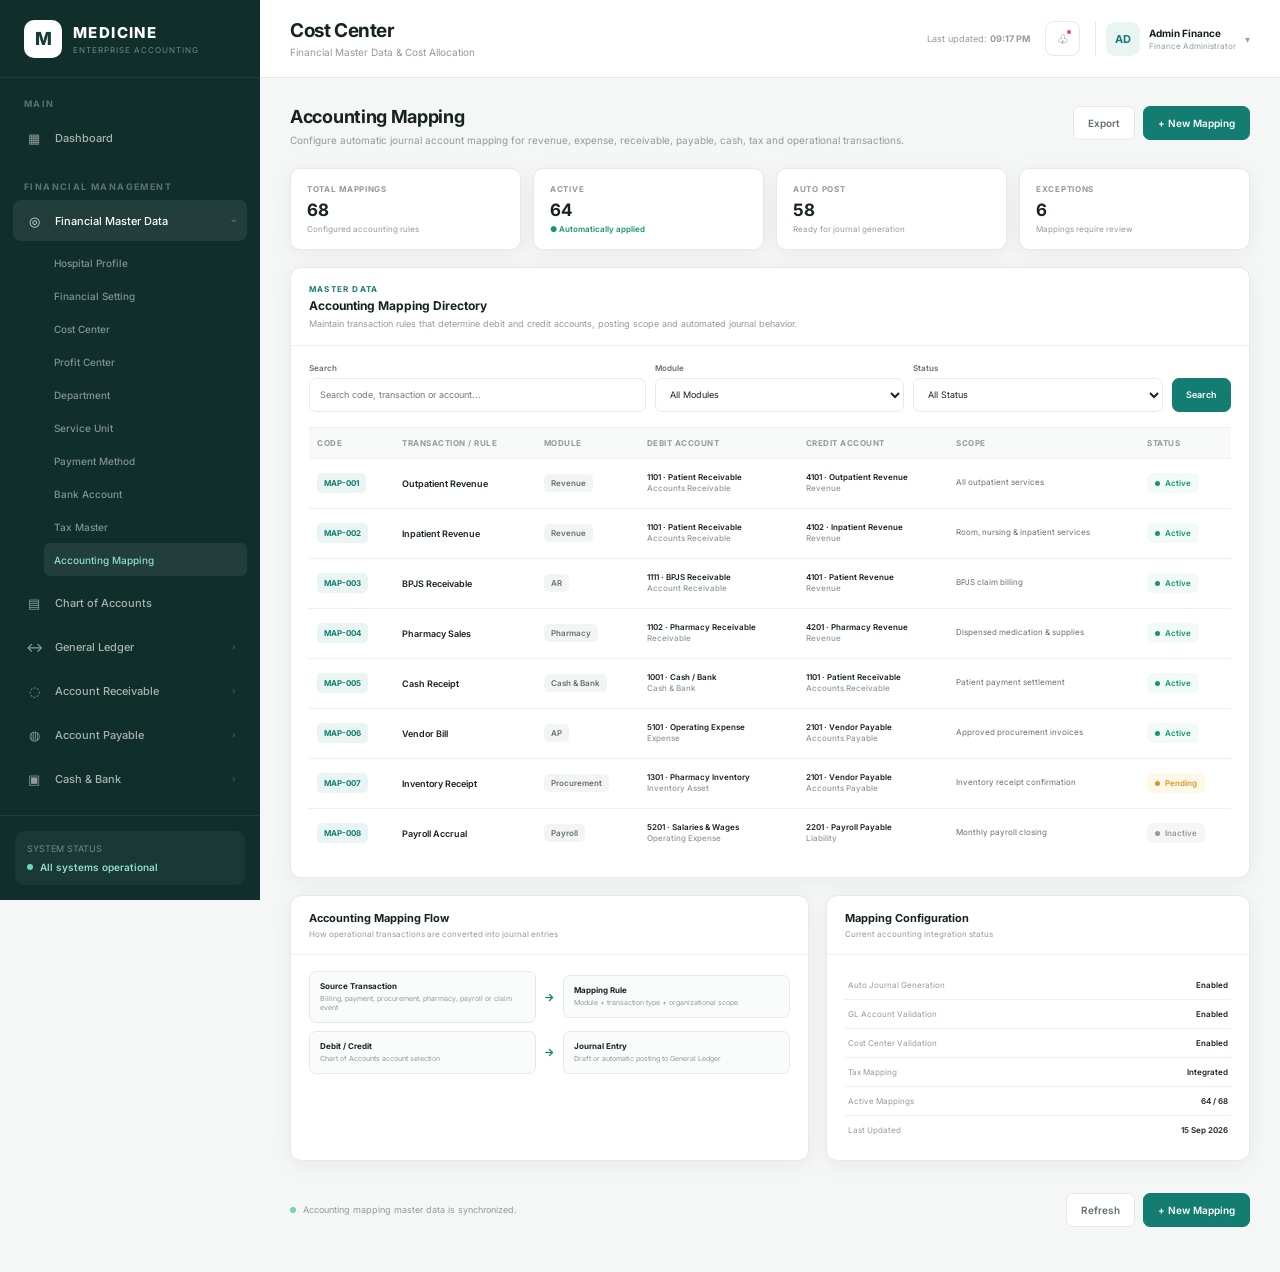
<file: financial-master-data/accounting-mapping.html>
<!doctype html>
<html lang="en">
  <head>
    <meta charset="UTF-8" />
    <meta name="viewport" content="width=device-width, initial-scale=1.0" />

    <title>Accounting Mapping | Medicine Enterprise Accounting</title>

    <link rel="preconnect" href="https://fonts.googleapis.com" />
    <link rel="preconnect" href="https://fonts.gstatic.com" crossorigin />

    <link
      href="https://fonts.googleapis.com/css2?family=Inter:wght@400;500;600;700;800&display=swap"
      rel="stylesheet"
    />

    <link href="../style.css" rel="stylesheet" />

    <style>
      /* =========================================================
         ACCOUNTING MAPPING
         Page-specific styles only
      ========================================================= */
      .map-header {
        display: flex;
        align-items: flex-start;
        justify-content: space-between;
        gap: 20px;
        margin-bottom: 20px;
      }
      .map-header-text h2 {
        font-size: 18px;
        font-weight: 700;
        letter-spacing: -0.3px;
      }
      .map-header-text p {
        margin-top: 5px;
        font-size: 10px;
        line-height: 1.6;
        color: var(--text-muted);
      }
      .map-actions {
        display: flex;
        align-items: center;
        gap: 8px;
        flex-shrink: 0;
      }
      .map-btn {
        height: 34px;
        padding: 0 14px;
        border-radius: 7px;
        border: 1px solid var(--border);
        background: #fff;
        color: var(--text-secondary);
        font-size: 10px;
        font-weight: 600;
        cursor: pointer;
      }
      .map-btn:hover {
        background: #fafcfb;
        color: var(--text);
      }
      .map-btn.primary {
        border-color: var(--primary);
        background: var(--primary);
        color: #fff;
      }
      .map-btn.primary:hover {
        background: var(--primary-dark);
      }

      .map-summary {
        display: grid;
        grid-template-columns: repeat(4, minmax(0, 1fr));
        gap: 12px;
        margin-bottom: 17px;
      }
      .map-summary-card {
        padding: 15px 16px;
        background: #fff;
        border: 1px solid var(--border);
        border-radius: 10px;
        box-shadow: var(--shadow);
      }
      .map-summary-label {
        font-size: 8px;
        font-weight: 700;
        color: var(--text-muted);
        letter-spacing: 0.7px;
        text-transform: uppercase;
      }
      .map-summary-value {
        margin-top: 6px;
        font-size: 17px;
        font-weight: 700;
        color: var(--text);
      }
      .map-summary-meta {
        margin-top: 4px;
        font-size: 8px;
        color: var(--text-muted);
      }
      .map-summary-meta.success {
        color: var(--success);
        font-weight: 600;
      }

      .map-card {
        background: #fff;
        border: 1px solid var(--border);
        border-radius: 11px;
        box-shadow: var(--shadow);
        overflow: hidden;
        margin-bottom: 17px;
      }
      .map-card-header {
        display: flex;
        align-items: flex-start;
        justify-content: space-between;
        gap: 15px;
        padding: 16px 18px 14px;
        border-bottom: 1px solid #edf0ef;
      }
      .map-card-kicker {
        font-size: 8px;
        font-weight: 700;
        letter-spacing: 1.2px;
        color: var(--primary);
        text-transform: uppercase;
        margin-bottom: 4px;
      }
      .map-card-title {
        font-size: 12px;
        font-weight: 700;
        color: var(--text);
      }
      .map-card-description {
        margin-top: 4px;
        font-size: 9px;
        line-height: 1.5;
        color: var(--text-muted);
      }
      .map-card-body {
        padding: 17px 18px 19px;
      }

      .map-filter {
        display: grid;
        grid-template-columns: 1.35fr 1fr 1fr auto;
        gap: 9px;
        align-items: end;
        margin-bottom: 15px;
      }
      .map-filter-group label {
        display: block;
        margin-bottom: 5px;
        font-size: 8px;
        font-weight: 600;
        color: var(--text-secondary);
      }
      .map-input,
      .map-select {
        width: 100%;
        height: 34px;
        padding: 0 10px;
        border: 1px solid var(--border);
        border-radius: 7px;
        background: #fff;
        color: var(--text);
        font-family: inherit;
        font-size: 9px;
        outline: none;
      }
      .map-input:focus,
      .map-select:focus {
        border-color: var(--primary);
        box-shadow: 0 0 0 3px rgba(20, 125, 114, 0.08);
      }
      .map-search-btn {
        height: 34px;
        padding: 0 13px;
        border: 1px solid var(--primary);
        border-radius: 7px;
        background: var(--primary);
        color: #fff;
        font-family: inherit;
        font-size: 9px;
        font-weight: 600;
        cursor: pointer;
      }

      .map-table-wrapper {
        overflow-x: auto;
      }
      .map-table {
        width: 100%;
        min-width: 1020px;
        border-collapse: collapse;
      }
      .map-table th {
        padding: 10px 8px;
        background: #f8faf9;
        border-top: 1px solid #edf0ef;
        border-bottom: 1px solid #edf0ef;
        text-align: left;
        font-size: 8px;
        font-weight: 700;
        color: var(--text-muted);
        letter-spacing: 0.5px;
        text-transform: uppercase;
        white-space: nowrap;
      }
      .map-table td {
        padding: 11px 8px;
        border-bottom: 1px solid #edf0ef;
        font-size: 9px;
        color: var(--text-secondary);
        vertical-align: middle;
      }
      .map-table tbody tr:hover {
        background: #fafcfb;
      }
      .map-table tbody tr:last-child td {
        border-bottom: none;
      }
      .map-code {
        display: inline-flex;
        padding: 5px 7px;
        border-radius: 5px;
        background: var(--primary-soft);
        color: var(--primary);
        font-size: 8px;
        font-weight: 700;
      }
      .map-name {
        font-weight: 600;
        color: var(--text);
      }
      .map-type {
        display: inline-flex;
        padding: 4px 7px;
        border-radius: 5px;
        background: #f3f5f4;
        color: var(--text-secondary);
        font-size: 8px;
        font-weight: 600;
      }
      .map-account {
        font-size: 8px;
        color: var(--text);
        font-weight: 600;
        line-height: 1.4;
      }
      .map-account span {
        display: block;
        color: var(--text-muted);
        font-weight: 500;
      }
      .map-scope {
        font-size: 8px;
        color: var(--text-secondary);
        line-height: 1.4;
      }
      .map-status {
        display: inline-flex;
        align-items: center;
        gap: 5px;
        padding: 5px 8px;
        border-radius: 6px;
        font-size: 8px;
        font-weight: 600;
      }
      .map-status.active {
        background: #f1faf7;
        color: var(--success);
      }
      .map-status.inactive {
        background: #f6f6f6;
        color: var(--text-muted);
      }
      .map-status.pending {
        background: #fff7e8;
        color: var(--warning);
      }
      .map-status-dot {
        width: 5px;
        height: 5px;
        border-radius: 50%;
        background: currentColor;
      }
      .map-actions-cell {
        display: flex;
        align-items: center;
        gap: 5px;
      }
      .map-table-action {
        width: 27px;
        height: 27px;
        display: inline-flex;
        align-items: center;
        justify-content: center;
        border: 1px solid var(--border);
        border-radius: 6px;
        background: #fff;
        color: var(--text-secondary);
        cursor: pointer;
        font-size: 10px;
      }
      .map-table-action:hover {
        color: var(--primary);
        border-color: var(--primary);
        background: var(--primary-soft);
      }

      .map-form-grid {
        display: grid;
        grid-template-columns: repeat(3, minmax(0, 1fr));
        gap: 15px;
      }
      .map-form-group {
        min-width: 0;
      }
      .map-form-group.full {
        grid-column: 1/-1;
      }
      .map-form-group label {
        display: block;
        margin-bottom: 6px;
        font-size: 9px;
        font-weight: 600;
        color: var(--text-secondary);
      }
      .map-form-group label span {
        color: var(--danger);
      }
      .map-textarea {
        width: 100%;
        min-height: 72px;
        padding: 9px 10px;
        border: 1px solid var(--border);
        border-radius: 7px;
        resize: vertical;
        font-family: inherit;
        font-size: 9px;
        color: var(--text);
        outline: none;
      }
      .map-textarea:focus {
        border-color: var(--primary);
        box-shadow: 0 0 0 3px rgba(20, 125, 114, 0.08);
      }
      .map-status-box {
        height: 34px;
        display: flex;
        align-items: center;
        justify-content: space-between;
        padding: 0 10px;
        border: 1px solid var(--border);
        border-radius: 7px;
        background: #fafcfb;
      }
      .map-status-label {
        display: flex;
        align-items: center;
        gap: 6px;
        color: var(--success);
        font-size: 8px;
        font-weight: 600;
      }
      .map-toggle {
        position: relative;
        width: 31px;
        height: 17px;
        border: none;
        border-radius: 20px;
        background: var(--primary);
        cursor: pointer;
      }
      .map-toggle::after {
        content: "";
        position: absolute;
        width: 11px;
        height: 11px;
        top: 3px;
        right: 3px;
        border-radius: 50%;
        background: #fff;
        transition: 0.2s ease;
      }
      .map-toggle.off {
        background: #c8d0ce;
      }
      .map-toggle.off::after {
        right: 17px;
      }

      .map-detail-grid {
        display: grid;
        grid-template-columns: 1.1fr 0.9fr;
        gap: 17px;
        margin-bottom: 17px;
      }
      .map-detail-card {
        background: #fff;
        border: 1px solid var(--border);
        border-radius: 11px;
        box-shadow: var(--shadow);
        overflow: hidden;
      }
      .map-detail-header {
        padding: 15px 18px;
        border-bottom: 1px solid #edf0ef;
      }
      .map-detail-title {
        font-size: 11px;
        font-weight: 700;
        color: var(--text);
      }
      .map-detail-subtitle {
        margin-top: 4px;
        font-size: 8px;
        color: var(--text-muted);
      }
      .map-detail-body {
        padding: 16px 18px;
      }
      .map-flow {
        display: flex;
        flex-direction: column;
        gap: 8px;
      }
      .map-flow-row {
        display: grid;
        grid-template-columns: 1fr auto 1fr;
        align-items: center;
        gap: 8px;
      }
      .map-flow-box {
        padding: 9px 10px;
        border: 1px solid var(--border);
        border-radius: 7px;
        background: #fafcfb;
        min-height: 42px;
      }
      .map-flow-title {
        font-size: 8px;
        font-weight: 700;
        color: var(--text);
      }
      .map-flow-sub {
        margin-top: 3px;
        font-size: 7px;
        color: var(--text-muted);
        line-height: 1.4;
      }
      .map-flow-arrow {
        font-size: 11px;
        color: var(--primary);
        font-weight: 700;
      }
      .map-rule-list {
        display: flex;
        flex-direction: column;
        gap: 7px;
      }
      .map-rule-row {
        display: flex;
        align-items: center;
        justify-content: space-between;
        gap: 10px;
        min-height: 31px;
        padding: 6px 8px;
        border-radius: 6px;
        background: #fafcfb;
        font-size: 8px;
        color: var(--text-secondary);
      }
      .map-rule-label {
        color: var(--text-muted);
      }
      .map-rule-value {
        color: var(--text);
        font-weight: 600;
        text-align: right;
      }
      .map-info-table {
        width: 100%;
        border-collapse: collapse;
      }
      .map-info-table tr {
        border-bottom: 1px solid #edf0ef;
      }
      .map-info-table tr:last-child {
        border-bottom: none;
      }
      .map-info-table td {
        padding: 9px 3px;
        font-size: 8px;
      }
      .map-info-table td:first-child {
        color: var(--text-muted);
      }
      .map-info-table td:last-child {
        text-align: right;
        color: var(--text);
        font-weight: 600;
      }

      .map-footer {
        display: flex;
        align-items: center;
        justify-content: space-between;
        gap: 15px;
        padding: 15px 0 5px;
      }
      .map-save-info {
        display: flex;
        align-items: center;
        gap: 7px;
        font-size: 9px;
        color: var(--text-muted);
      }

      @media (max-width: 1050px) {
        .map-summary {
          grid-template-columns: repeat(2, minmax(0, 1fr));
        }
        .map-filter {
          grid-template-columns: repeat(2, minmax(0, 1fr));
        }
        .map-detail-grid {
          grid-template-columns: 1fr;
        }
      }
      @media (max-width: 850px) {
        .map-form-grid {
          grid-template-columns: repeat(2, minmax(0, 1fr));
        }
      }
      @media (max-width: 700px) {
        .map-header,
        .map-footer {
          flex-direction: column;
          align-items: stretch;
        }
        .map-actions {
          justify-content: flex-start;
        }
        .map-summary {
          grid-template-columns: 1fr;
        }
        .map-filter {
          grid-template-columns: 1fr;
        }
        .map-form-grid {
          grid-template-columns: 1fr;
        }
        .map-form-group.full {
          grid-column: auto;
        }
        .map-flow-row {
          grid-template-columns: 1fr;
        }
        .map-flow-arrow {
          transform: rotate(90deg);
          justify-self: center;
        }
      }
    </style>
  </head>

  <body>
    <div class="app">
      <!-- =========================================================
         SIDEBAR
    ========================================================== -->

      <aside class="sidebar" id="sidebar">
        <div class="sidebar-brand">
          <div class="brand-logo">M</div>

          <div>
            <div class="brand-title">MEDICINE</div>

            <div class="brand-subtitle">Enterprise Accounting</div>
          </div>
        </div>

        <nav class="sidebar-nav">
          <!-- MAIN -->

          <div class="nav-section">
            <div class="nav-section-title">Main</div>

            <a href="../dashboard.html" class="nav-item">
              <span class="nav-icon">▦</span>
              <span class="nav-text">Dashboard</span>
            </a>
          </div>

          <!-- FINANCIAL MANAGEMENT -->

          <div class="nav-section">
            <div class="nav-section-title">Financial Management</div>

            <!-- FINANCIAL MASTER DATA -->

            <div class="nav-dropdown">
              <button
                class="nav-item nav-dropdown-toggle open"
                type="button"
                data-dropdown="financialMasterData"
              >
                <span class="nav-icon"> ◎ </span>

                <span class="nav-text"> Financial Master Data </span>

                <span class="nav-arrow"> › </span>
              </button>

              <div class="nav-submenu open" id="financialMasterData">
                <a href="hospital-profile.html" class="nav-subitem">
                  Hospital Profile
                </a>

                <a href="financial-setting.html" class="nav-subitem">
                  Financial Setting
                </a>

                <a href="cost-center.html" class="nav-subitem"> Cost Center </a>

                <a href="profit-center.html" class="nav-subitem">
                  Profit Center
                </a>

                <a href="department.html" class="nav-subitem"> Department </a>

                <a href="service-unit.html" class="nav-subitem">
                  Service Unit
                </a>

                <a href="payment-method.html" class="nav-subitem">
                  Payment Method
                </a>

                <a href="bank-account.html" class="nav-subitem">
                  Bank Account
                </a>

                <a href="tax-master.html" class="nav-subitem"> Tax Master </a>

                <a href="accounting-mapping.html" class="nav-subitem active">
                  Accounting Mapping
                </a>
              </div>
            </div>

            <!-- CHART OF ACCOUNTS -->

            <a
              href="../chart-of-accounts/chart-of-accounts.html"
              class="nav-item"
            >
              <span class="nav-icon">▤</span>
              <span class="nav-text">Chart of Accounts</span>
            </a>

            <!-- GENERAL LEDGER -->

            <div class="nav-dropdown">
              <button
                class="nav-item nav-dropdown-toggle"
                type="button"
                data-dropdown="generalLedger"
              >
                <span class="nav-icon">↔</span>
                <span class="nav-text">General Ledger</span>
                <span class="nav-arrow">›</span>
              </button>

              <div class="nav-submenu" id="generalLedger">
                <a
                  href="../general-ledger/journal-entry.html"
                  class="nav-subitem"
                >
                  Journal Entry
                </a>

                <a
                  href="../general-ledger/journal-list.html"
                  class="nav-subitem"
                >
                  Journal List
                </a>

                <a
                  href="../general-ledger/journal-posting.html"
                  class="nav-subitem"
                >
                  Journal Posting
                </a>

                <a href="../general-ledger/ledger.html" class="nav-subitem">
                  General Ledger
                </a>
              </div>
            </div>

            <!-- ACCOUNT RECEIVABLE -->

            <div class="nav-dropdown">
              <button
                class="nav-item nav-dropdown-toggle"
                type="button"
                data-dropdown="accountReceivable"
              >
                <span class="nav-icon">◌</span>
                <span class="nav-text">Account Receivable</span>
                <span class="nav-arrow">›</span>
              </button>

              <div class="nav-submenu" id="accountReceivable">
                <a
                  href="../account-receivable/ar-dashboard.html"
                  class="nav-subitem"
                >
                  AR Dashboard
                </a>

                <a
                  href="../account-receivable/customer.html"
                  class="nav-subitem"
                >
                  Customer
                </a>

                <a
                  href="../account-receivable/invoice.html"
                  class="nav-subitem"
                >
                  Invoice
                </a>

                <a
                  href="../account-receivable/receipt.html"
                  class="nav-subitem"
                >
                  Receipt
                </a>

                <a href="../account-receivable/aging.html" class="nav-subitem">
                  AR Aging
                </a>
              </div>
            </div>

            <!-- ACCOUNT PAYABLE -->

            <div class="nav-dropdown">
              <button
                class="nav-item nav-dropdown-toggle"
                type="button"
                data-dropdown="accountPayable"
              >
                <span class="nav-icon">◍</span>
                <span class="nav-text">Account Payable</span>
                <span class="nav-arrow">›</span>
              </button>

              <div class="nav-submenu" id="accountPayable">
                <a
                  href="../account-payable/ap-dashboard.html"
                  class="nav-subitem"
                >
                  AP Dashboard
                </a>

                <a href="../account-payable/vendor.html" class="nav-subitem">
                  Vendor
                </a>

                <a href="../account-payable/bill.html" class="nav-subitem">
                  Bill
                </a>

                <a href="../account-payable/payment.html" class="nav-subitem">
                  Payment
                </a>

                <a href="../account-payable/aging.html" class="nav-subitem">
                  AP Aging
                </a>
              </div>
            </div>

            <!-- CASH & BANK -->

            <div class="nav-dropdown">
              <button
                class="nav-item nav-dropdown-toggle"
                type="button"
                data-dropdown="cashBank"
              >
                <span class="nav-icon">▣</span>
                <span class="nav-text">Cash &amp; Bank</span>
                <span class="nav-arrow">›</span>
              </button>

              <div class="nav-submenu" id="cashBank">
                <a
                  href="../cash-bank/cash-bank-dashboard.html"
                  class="nav-subitem"
                >
                  Cash &amp; Bank Dashboard
                </a>

                <a href="../cash-bank/cash-account.html" class="nav-subitem">
                  Cash Account
                </a>

                <a href="../cash-bank/bank-account.html" class="nav-subitem">
                  Bank Account
                </a>

                <a href="../cash-bank/cash-receipt.html" class="nav-subitem">
                  Cash Receipt
                </a>

                <a
                  href="../cash-bank/cash-disbursement.html"
                  class="nav-subitem"
                >
                  Cash Disbursement
                </a>

                <a
                  href="../cash-bank/bank-reconciliation.html"
                  class="nav-subitem"
                >
                  Bank Reconciliation
                </a>
              </div>
            </div>
          </div>

          <!-- OPERATIONS -->

          <div class="nav-section">
            <div class="nav-section-title">Operations</div>

            <a href="../operations/revenue-management.html" class="nav-item">
              <span class="nav-icon">↗</span>
              <span class="nav-text">Revenue Management</span>
            </a>

            <a href="../operations/billing-integration.html" class="nav-item">
              <span class="nav-icon">▧</span>
              <span class="nav-text">Billing Integration</span>
            </a>

            <a href="../operations/bpjs-insurance.html" class="nav-item">
              <span class="nav-icon">✓</span>
              <span class="nav-text">BPJS &amp; Insurance</span>
            </a>

            <a href="../operations/pharmacy-accounting.html" class="nav-item">
              <span class="nav-icon">✚</span>
              <span class="nav-text">Pharmacy Accounting</span>
            </a>

            <a href="../operations/procurement.html" class="nav-item">
              <span class="nav-icon">⌁</span>
              <span class="nav-text">Procurement</span>
            </a>

            <a href="../operations/expense-management.html" class="nav-item">
              <span class="nav-icon">−</span>
              <span class="nav-text">Expense Management</span>
            </a>
          </div>

          <!-- MANAGEMENT -->

          <div class="nav-section">
            <div class="nav-section-title">Management</div>

            <a href="../management/fixed-asset.html" class="nav-item">
              <span class="nav-icon">▥</span>
              <span class="nav-text">Fixed Asset</span>
            </a>

            <a href="../management/budget-management.html" class="nav-item">
              <span class="nav-icon">◫</span>
              <span class="nav-text">Budget Management</span>
            </a>

            <a href="../management/payroll-accounting.html" class="nav-item">
              <span class="nav-icon">▥</span>
              <span class="nav-text">Payroll Accounting</span>
            </a>

            <a href="../management/tax-management.html" class="nav-item">
              <span class="nav-icon">%</span>
              <span class="nav-text">Tax Management</span>
            </a>

            <a href="../management/financial-closing.html" class="nav-item">
              <span class="nav-icon">◈</span>
              <span class="nav-text">Financial Closing</span>
            </a>
          </div>

          <!-- REPORTS -->

          <div class="nav-section">
            <div class="nav-section-title">Reports &amp; Intelligence</div>

            <a href="../reports/financial-statements.html" class="nav-item">
              <span class="nav-icon">▥</span>
              <span class="nav-text">Financial Statements</span>
            </a>

            <a href="../reports/hospital-profitability.html" class="nav-item">
              <span class="nav-icon">◒</span>
              <span class="nav-text">Hospital Profitability</span>
            </a>

            <a
              href="../reports/ai-accounting-intelligence.html"
              class="nav-item"
            >
              <span class="nav-icon">⌁</span>
              <span class="nav-text">AI Accounting Intelligence</span>
            </a>

            <a href="../reports/internal-control-audit.html" class="nav-item">
              <span class="nav-icon">◉</span>
              <span class="nav-text">Internal Control &amp; Audit</span>
            </a>
          </div>
        </nav>

        <div class="sidebar-footer">
          <div class="system-status">
            <div class="status-label">SYSTEM STATUS</div>

            <div class="status-value">
              <span class="status-dot"></span>
              All systems operational
            </div>
          </div>
        </div>
      </aside>

      <!-- =========================================================
         MAIN
    ========================================================== -->

      <section class="main">
        <!-- TOPBAR -->

        <header class="topbar">
          <div style="display: flex; align-items: center">
            <button class="mobile-menu" id="mobileMenu">☰</button>

            <div class="page-title">
              <h1>Cost Center</h1>

              <p>Financial Master Data &amp; Cost Allocation</p>
            </div>
          </div>

          <div class="topbar-right">
            <div class="last-updated">
              Last updated:
              <strong id="lastUpdated"> Just now </strong>
            </div>

            <button class="notification">
              ♧
              <span class="notification-badge"></span>
            </button>

            <div class="user-profile">
              <div class="user-avatar">AD</div>

              <div class="user-info">
                <strong> Admin Finance </strong>

                <span> Finance Administrator </span>
              </div>

              <button class="user-menu" id="logoutButton">▾</button>
            </div>
          </div>
        </header>

        <!-- =========================================================
           CONTENT
      ========================================================== -->

        <main class="content">
          <!-- PAGE HEADER -->
          <div class="map-header">
            <div class="map-header-text">
              <h2>Accounting Mapping</h2>
              <p>
                Configure automatic journal account mapping for revenue,
                expense, receivable, payable, cash, tax and operational
                transactions.
              </p>
            </div>

            <div class="map-actions">
              <button
                type="button"
                class="map-btn"
                id="exportAccountingMapping"
              >
                Export
              </button>
              <button
                type="button"
                class="map-btn primary"
                id="newAccountingMapping"
              >
                + New Mapping
              </button>
            </div>
          </div>

          <!-- SUMMARY -->
          <div class="map-summary">
            <div class="map-summary-card">
              <div class="map-summary-label">Total Mappings</div>
              <div class="map-summary-value" id="totalMappings">68</div>
              <div class="map-summary-meta">Configured accounting rules</div>
            </div>
            <div class="map-summary-card">
              <div class="map-summary-label">Active</div>
              <div class="map-summary-value" id="activeMappings">64</div>
              <div class="map-summary-meta success">
                ● Automatically applied
              </div>
            </div>
            <div class="map-summary-card">
              <div class="map-summary-label">Auto Post</div>
              <div class="map-summary-value">58</div>
              <div class="map-summary-meta">Ready for journal generation</div>
            </div>
            <div class="map-summary-card">
              <div class="map-summary-label">Exceptions</div>
              <div class="map-summary-value">6</div>
              <div class="map-summary-meta">Mappings require review</div>
            </div>
          </div>

          <!-- MASTER -->
          <section class="map-card">
            <div class="map-card-header">
              <div>
                <div class="map-card-kicker">Master Data</div>
                <div class="map-card-title">Accounting Mapping Directory</div>
                <div class="map-card-description">
                  Maintain transaction rules that determine debit and credit
                  accounts, posting scope and automated journal behavior.
                </div>
              </div>
            </div>

            <div class="map-card-body">
              <div class="map-filter">
                <div class="map-filter-group">
                  <label for="searchAccountingMapping">Search</label>
                  <input
                    type="text"
                    id="searchAccountingMapping"
                    class="map-input"
                    placeholder="Search code, transaction or account..."
                  />
                </div>
                <div class="map-filter-group">
                  <label for="mappingModuleFilter">Module</label>
                  <select id="mappingModuleFilter" class="map-select">
                    <option value="">All Modules</option>
                    <option>Revenue</option>
                    <option>AR</option>
                    <option>AP</option>
                    <option>Cash &amp; Bank</option>
                    <option>Pharmacy</option>
                    <option>Procurement</option>
                    <option>Payroll</option>
                  </select>
                </div>
                <div class="map-filter-group">
                  <label for="mappingStatusFilter">Status</label>
                  <select id="mappingStatusFilter" class="map-select">
                    <option value="">All Status</option>
                    <option>Active</option>
                    <option>Pending</option>
                    <option>Inactive</option>
                  </select>
                </div>
                <button
                  type="button"
                  class="map-search-btn"
                  id="searchAccountingMappingButton"
                >
                  Search
                </button>
              </div>

              <div class="map-table-wrapper">
                <table class="map-table" id="accountingMappingTable">
                  <thead>
                    <tr>
                      <th>Code</th>
                      <th>Transaction / Rule</th>
                      <th>Module</th>
                      <th>Debit Account</th>
                      <th>Credit Account</th>
                      <th>Scope</th>
                      <th>Status</th>
                      <th>Action</th>
                    </tr>
                  </thead>
                  <tbody>
                    <tr data-module="Revenue" data-status="Active">
                      <td><span class="map-code">MAP-001</span></td>
                      <td><span class="map-name">Outpatient Revenue</span></td>
                      <td><span class="map-type">Revenue</span></td>
                      <td>
                        <div class="map-account">
                          1101 · Patient Receivable<span
                            >Accounts Receivable</span
                          >
                        </div>
                      </td>
                      <td>
                        <div class="map-account">
                          4101 · Outpatient Revenue<span>Revenue</span>
                        </div>
                      </td>
                      <td>
                        <div class="map-scope">All outpatient services</div>
                      </td>
                      <td>
                        <span class="map-status active"
                          ><span class="map-status-dot"></span>Active</span
                        >
                      </td>
                      <td>
                        <div class="map-actions-cell">
                          <button
                            type="button"
                            class="map-table-action"
                            title="Edit"
                          >
                            ✎</button
                          ><button
                            type="button"
                            class="map-table-action"
                            title="View"
                          >
                            ◉
                          </button>
                        </div>
                      </td>
                    </tr>
                    <tr data-module="Revenue" data-status="Active">
                      <td><span class="map-code">MAP-002</span></td>
                      <td><span class="map-name">Inpatient Revenue</span></td>
                      <td><span class="map-type">Revenue</span></td>
                      <td>
                        <div class="map-account">
                          1101 · Patient Receivable<span
                            >Accounts Receivable</span
                          >
                        </div>
                      </td>
                      <td>
                        <div class="map-account">
                          4102 · Inpatient Revenue<span>Revenue</span>
                        </div>
                      </td>
                      <td>
                        <div class="map-scope">
                          Room, nursing &amp; inpatient services
                        </div>
                      </td>
                      <td>
                        <span class="map-status active"
                          ><span class="map-status-dot"></span>Active</span
                        >
                      </td>
                      <td>
                        <div class="map-actions-cell">
                          <button
                            type="button"
                            class="map-table-action"
                            title="Edit"
                          >
                            ✎</button
                          ><button
                            type="button"
                            class="map-table-action"
                            title="View"
                          >
                            ◉
                          </button>
                        </div>
                      </td>
                    </tr>
                    <tr data-module="AR" data-status="Active">
                      <td><span class="map-code">MAP-003</span></td>
                      <td><span class="map-name">BPJS Receivable</span></td>
                      <td><span class="map-type">AR</span></td>
                      <td>
                        <div class="map-account">
                          1111 · BPJS Receivable<span>Account Receivable</span>
                        </div>
                      </td>
                      <td>
                        <div class="map-account">
                          4101 · Patient Revenue<span>Revenue</span>
                        </div>
                      </td>
                      <td><div class="map-scope">BPJS claim billing</div></td>
                      <td>
                        <span class="map-status active"
                          ><span class="map-status-dot"></span>Active</span
                        >
                      </td>
                      <td>
                        <div class="map-actions-cell">
                          <button
                            type="button"
                            class="map-table-action"
                            title="Edit"
                          >
                            ✎</button
                          ><button
                            type="button"
                            class="map-table-action"
                            title="View"
                          >
                            ◉
                          </button>
                        </div>
                      </td>
                    </tr>
                    <tr data-module="Pharmacy" data-status="Active">
                      <td><span class="map-code">MAP-004</span></td>
                      <td><span class="map-name">Pharmacy Sales</span></td>
                      <td><span class="map-type">Pharmacy</span></td>
                      <td>
                        <div class="map-account">
                          1102 · Pharmacy Receivable<span>Receivable</span>
                        </div>
                      </td>
                      <td>
                        <div class="map-account">
                          4201 · Pharmacy Revenue<span>Revenue</span>
                        </div>
                      </td>
                      <td>
                        <div class="map-scope">
                          Dispensed medication &amp; supplies
                        </div>
                      </td>
                      <td>
                        <span class="map-status active"
                          ><span class="map-status-dot"></span>Active</span
                        >
                      </td>
                      <td>
                        <div class="map-actions-cell">
                          <button
                            type="button"
                            class="map-table-action"
                            title="Edit"
                          >
                            ✎</button
                          ><button
                            type="button"
                            class="map-table-action"
                            title="View"
                          >
                            ◉
                          </button>
                        </div>
                      </td>
                    </tr>
                    <tr data-module="Cash & Bank" data-status="Active">
                      <td><span class="map-code">MAP-005</span></td>
                      <td><span class="map-name">Cash Receipt</span></td>
                      <td><span class="map-type">Cash &amp; Bank</span></td>
                      <td>
                        <div class="map-account">
                          1001 · Cash / Bank<span>Cash &amp; Bank</span>
                        </div>
                      </td>
                      <td>
                        <div class="map-account">
                          1101 · Patient Receivable<span
                            >Accounts Receivable</span
                          >
                        </div>
                      </td>
                      <td>
                        <div class="map-scope">Patient payment settlement</div>
                      </td>
                      <td>
                        <span class="map-status active"
                          ><span class="map-status-dot"></span>Active</span
                        >
                      </td>
                      <td>
                        <div class="map-actions-cell">
                          <button
                            type="button"
                            class="map-table-action"
                            title="Edit"
                          >
                            ✎</button
                          ><button
                            type="button"
                            class="map-table-action"
                            title="View"
                          >
                            ◉
                          </button>
                        </div>
                      </td>
                    </tr>
                    <tr data-module="AP" data-status="Active">
                      <td><span class="map-code">MAP-006</span></td>
                      <td><span class="map-name">Vendor Bill</span></td>
                      <td><span class="map-type">AP</span></td>
                      <td>
                        <div class="map-account">
                          5101 · Operating Expense<span>Expense</span>
                        </div>
                      </td>
                      <td>
                        <div class="map-account">
                          2101 · Vendor Payable<span>Accounts Payable</span>
                        </div>
                      </td>
                      <td>
                        <div class="map-scope">
                          Approved procurement invoices
                        </div>
                      </td>
                      <td>
                        <span class="map-status active"
                          ><span class="map-status-dot"></span>Active</span
                        >
                      </td>
                      <td>
                        <div class="map-actions-cell">
                          <button
                            type="button"
                            class="map-table-action"
                            title="Edit"
                          >
                            ✎</button
                          ><button
                            type="button"
                            class="map-table-action"
                            title="View"
                          >
                            ◉
                          </button>
                        </div>
                      </td>
                    </tr>
                    <tr data-module="Procurement" data-status="Pending">
                      <td><span class="map-code">MAP-007</span></td>
                      <td><span class="map-name">Inventory Receipt</span></td>
                      <td><span class="map-type">Procurement</span></td>
                      <td>
                        <div class="map-account">
                          1301 · Pharmacy Inventory<span>Inventory Asset</span>
                        </div>
                      </td>
                      <td>
                        <div class="map-account">
                          2101 · Vendor Payable<span>Accounts Payable</span>
                        </div>
                      </td>
                      <td>
                        <div class="map-scope">
                          Inventory receipt confirmation
                        </div>
                      </td>
                      <td>
                        <span class="map-status pending"
                          ><span class="map-status-dot"></span>Pending</span
                        >
                      </td>
                      <td>
                        <div class="map-actions-cell">
                          <button
                            type="button"
                            class="map-table-action"
                            title="Edit"
                          >
                            ✎</button
                          ><button
                            type="button"
                            class="map-table-action"
                            title="View"
                          >
                            ◉
                          </button>
                        </div>
                      </td>
                    </tr>
                    <tr data-module="Payroll" data-status="Inactive">
                      <td><span class="map-code">MAP-008</span></td>
                      <td><span class="map-name">Payroll Accrual</span></td>
                      <td><span class="map-type">Payroll</span></td>
                      <td>
                        <div class="map-account">
                          5201 · Salaries &amp; Wages<span
                            >Operating Expense</span
                          >
                        </div>
                      </td>
                      <td>
                        <div class="map-account">
                          2201 · Payroll Payable<span>Liability</span>
                        </div>
                      </td>
                      <td>
                        <div class="map-scope">Monthly payroll closing</div>
                      </td>
                      <td>
                        <span class="map-status inactive"
                          ><span class="map-status-dot"></span>Inactive</span
                        >
                      </td>
                      <td>
                        <div class="map-actions-cell">
                          <button
                            type="button"
                            class="map-table-action"
                            title="Edit"
                          >
                            ✎</button
                          ><button
                            type="button"
                            class="map-table-action"
                            title="View"
                          >
                            ◉
                          </button>
                        </div>
                      </td>
                    </tr>
                  </tbody>
                </table>
              </div>
            </div>
          </section>

          <!-- CREATE / EDIT FORM -->
          <section
            class="map-card"
            id="accountingMappingFormCard"
            style="display: none"
          >
            <div class="map-card-header">
              <div>
                <div class="map-card-kicker">Master Data</div>
                <div class="map-card-title">New Accounting Mapping</div>
                <div class="map-card-description">
                  Define the debit, credit and operational conditions used for
                  automatic journal posting.
                </div>
              </div>
            </div>

            <div class="map-card-body">
              <div class="map-form-grid">
                <div class="map-form-group">
                  <label for="formCode">Mapping Code <span>*</span></label>
                  <input
                    type="text"
                    id="formCode"
                    class="map-input"
                    value="MAP-009"
                  />
                </div>
                <div class="map-form-group">
                  <label for="formName">Mapping Name <span>*</span></label>
                  <input
                    type="text"
                    id="formName"
                    class="map-input"
                    placeholder="Enter mapping name"
                  />
                </div>
                <div class="map-form-group">
                  <label for="formModule">Module</label>
                  <select id="formModule" class="map-select">
                    <option selected>Revenue</option>
                    <option>AR</option>
                    <option>AP</option>
                    <option>Cash &amp; Bank</option>
                    <option>Pharmacy</option>
                    <option>Procurement</option>
                    <option>Payroll</option>
                  </select>
                </div>
                <div class="map-form-group">
                  <label for="formDebitAccount"
                    >Debit Account <span>*</span></label
                  >
                  <select id="formDebitAccount" class="map-select">
                    <option selected>Select Debit Account</option>
                    <option>1001 · Cash / Bank</option>
                    <option>1101 · Patient Receivable</option>
                    <option>1111 · BPJS Receivable</option>
                    <option>1301 · Pharmacy Inventory</option>
                    <option>5101 · Operating Expense</option>
                    <option>5201 · Salaries &amp; Wages</option>
                  </select>
                </div>
                <div class="map-form-group">
                  <label for="formCreditAccount"
                    >Credit Account <span>*</span></label
                  >
                  <select id="formCreditAccount" class="map-select">
                    <option selected>Select Credit Account</option>
                    <option>1101 · Patient Receivable</option>
                    <option>2101 · Vendor Payable</option>
                    <option>2201 · Payroll Payable</option>
                    <option>4101 · Patient Revenue</option>
                    <option>4102 · Inpatient Revenue</option>
                    <option>4201 · Pharmacy Revenue</option>
                  </select>
                </div>
                <div class="map-form-group">
                  <label for="formPriority">Posting Priority</label>
                  <select id="formPriority" class="map-select">
                    <option selected>Normal</option>
                    <option>High</option>
                    <option>Low</option>
                  </select>
                </div>
                <div class="map-form-group">
                  <label for="formDepartment">Department</label>
                  <select id="formDepartment" class="map-select">
                    <option selected>All Departments</option>
                    <option>Emergency Care</option>
                    <option>Inpatient</option>
                    <option>Outpatient</option>
                    <option>Pharmacy</option>
                    <option>Laboratory</option>
                    <option>Radiology</option>
                    <option>Finance</option>
                  </select>
                </div>
                <div class="map-form-group">
                  <label for="formCostCenter">Cost Center</label>
                  <select id="formCostCenter" class="map-select">
                    <option selected>All Cost Centers</option>
                    <option>CC-001 · Emergency Department</option>
                    <option>CC-002 · Inpatient Services</option>
                    <option>CC-003 · Outpatient Services</option>
                    <option>CC-004 · Pharmacy</option>
                    <option>CC-005 · Laboratory</option>
                    <option>CC-006 · Radiology</option>
                  </select>
                </div>
                <div class="map-form-group">
                  <label>Status</label>
                  <div class="map-status-box">
                    <div class="map-status-label" id="formStatusLabel">
                      <span class="map-status-dot"></span>Active
                    </div>
                    <button
                      type="button"
                      class="map-toggle"
                      id="formStatusToggle"
                    ></button>
                  </div>
                </div>
                <div class="map-form-group full">
                  <label for="formCondition">Posting Condition / Rule</label>
                  <textarea
                    id="formCondition"
                    class="map-textarea"
                    placeholder="Define the transaction condition, source module, payer, service type or other criteria used by this mapping..."
                  ></textarea>
                </div>
                <div class="map-form-group full">
                  <label for="formDescription">Description</label>
                  <textarea
                    id="formDescription"
                    class="map-textarea"
                    placeholder="Describe the accounting purpose and expected journal behavior..."
                  ></textarea>
                </div>
              </div>

              <div
                class="map-actions"
                style="margin-top: 18px; justify-content: flex-end"
              >
                <button type="button" class="map-btn" id="cancelForm">
                  Cancel
                </button>
                <button
                  type="button"
                  class="map-btn primary"
                  id="saveAccountingMapping"
                >
                  Save Mapping
                </button>
              </div>
            </div>
          </section>

          <!-- DETAIL -->
          <div class="map-detail-grid">
            <section class="map-detail-card">
              <div class="map-detail-header">
                <div class="map-detail-title">Accounting Mapping Flow</div>
                <div class="map-detail-subtitle">
                  How operational transactions are converted into journal
                  entries
                </div>
              </div>
              <div class="map-detail-body">
                <div class="map-flow">
                  <div class="map-flow-row">
                    <div class="map-flow-box">
                      <div class="map-flow-title">Source Transaction</div>
                      <div class="map-flow-sub">
                        Billing, payment, procurement, pharmacy, payroll or
                        claim event
                      </div>
                    </div>
                    <div class="map-flow-arrow">→</div>
                    <div class="map-flow-box">
                      <div class="map-flow-title">Mapping Rule</div>
                      <div class="map-flow-sub">
                        Module + transaction type + organizational scope
                      </div>
                    </div>
                  </div>
                  <div class="map-flow-row">
                    <div class="map-flow-box">
                      <div class="map-flow-title">Debit / Credit</div>
                      <div class="map-flow-sub">
                        Chart of Accounts account selection
                      </div>
                    </div>
                    <div class="map-flow-arrow">→</div>
                    <div class="map-flow-box">
                      <div class="map-flow-title">Journal Entry</div>
                      <div class="map-flow-sub">
                        Draft or automatic posting to General Ledger
                      </div>
                    </div>
                  </div>
                </div>
              </div>
            </section>

            <section class="map-detail-card">
              <div class="map-detail-header">
                <div class="map-detail-title">Mapping Configuration</div>
                <div class="map-detail-subtitle">
                  Current accounting integration status
                </div>
              </div>
              <div class="map-detail-body">
                <table class="map-info-table">
                  <tbody>
                    <tr>
                      <td>Auto Journal Generation</td>
                      <td>Enabled</td>
                    </tr>
                    <tr>
                      <td>GL Account Validation</td>
                      <td>Enabled</td>
                    </tr>
                    <tr>
                      <td>Cost Center Validation</td>
                      <td>Enabled</td>
                    </tr>
                    <tr>
                      <td>Tax Mapping</td>
                      <td>Integrated</td>
                    </tr>
                    <tr>
                      <td>Active Mappings</td>
                      <td>64 / 68</td>
                    </tr>
                    <tr>
                      <td>Last Updated</td>
                      <td>15 Sep 2026</td>
                    </tr>
                  </tbody>
                </table>
              </div>
            </section>
          </div>

          <!-- FOOTER -->
          <div class="map-footer">
            <div class="map-save-info">
              <span class="status-dot"></span
              ><span id="mappingFooterMessage"
                >Accounting mapping master data is synchronized.</span
              >
            </div>
            <div class="map-actions">
              <button
                type="button"
                class="map-btn"
                id="refreshAccountingMapping"
              >
                Refresh
              </button>
              <button
                type="button"
                class="map-btn primary"
                id="newAccountingMappingBottom"
              >
                + New Mapping
              </button>
            </div>
          </div>
        </main>
      </section>
    </div>

    <!-- =========================================================
       GLOBAL JS
  ========================================================== -->

    <script src="../app.js"></script>

    <script>
      const formCard = document.getElementById("accountingMappingFormCard");
      const footerMessage = document.getElementById("mappingFooterMessage");

      function openAccountingMappingForm() {
        if (!formCard) return;
        formCard.style.display = "block";
        formCard.scrollIntoView({ behavior: "smooth", block: "start" });
        setTimeout(function () {
          document.getElementById("formName")?.focus();
        }, 350);
      }

      document
        .getElementById("newAccountingMapping")
        ?.addEventListener("click", openAccountingMappingForm);
      document
        .getElementById("newAccountingMappingBottom")
        ?.addEventListener("click", openAccountingMappingForm);

      document
        .getElementById("cancelForm")
        ?.addEventListener("click", function () {
          if (formCard) formCard.style.display = "none";
        });

      document
        .getElementById("saveAccountingMapping")
        ?.addEventListener("click", function () {
          const code = document.getElementById("formCode")?.value.trim() || "";
          const name = document.getElementById("formName")?.value.trim() || "";
          const debit =
            document.getElementById("formDebitAccount")?.value || "";
          const credit =
            document.getElementById("formCreditAccount")?.value || "";

          if (
            !code ||
            !name ||
            !debit ||
            debit === "Select Debit Account" ||
            !credit ||
            credit === "Select Credit Account"
          ) {
            alert(
              "Please complete Mapping Code, Mapping Name, Debit Account and Credit Account.",
            );
            return;
          }

          alert(
            "Accounting Mapping\n\n" +
              "Mapping saved successfully.\n\n" +
              "Code: " +
              code +
              "\n" +
              "Name: " +
              name,
          );

          if (formCard) formCard.style.display = "none";
          if (footerMessage)
            footerMessage.textContent =
              "New accounting mapping saved successfully.";
        });

      function filterAccountingMappings() {
        const search =
          document
            .getElementById("searchAccountingMapping")
            ?.value.toLowerCase()
            .trim() || "";
        const module =
          document.getElementById("mappingModuleFilter")?.value || "";
        const status =
          document.getElementById("mappingStatusFilter")?.value || "";

        document
          .querySelectorAll("#accountingMappingTable tbody tr")
          .forEach(function (row) {
            const text = row.textContent.toLowerCase();
            const okSearch = !search || text.includes(search);
            const okModule = !module || row.dataset.module === module;
            const okStatus = !status || row.dataset.status === status;
            row.style.display = okSearch && okModule && okStatus ? "" : "none";
          });
      }

      document
        .getElementById("searchAccountingMappingButton")
        ?.addEventListener("click", filterAccountingMappings);
      document
        .getElementById("searchAccountingMapping")
        ?.addEventListener("input", filterAccountingMappings);
      document
        .getElementById("mappingModuleFilter")
        ?.addEventListener("change", filterAccountingMappings);
      document
        .getElementById("mappingStatusFilter")
        ?.addEventListener("change", filterAccountingMappings);

      const statusToggle = document.getElementById("formStatusToggle");
      const statusLabel = document.getElementById("formStatusLabel");

      statusToggle?.addEventListener("click", function () {
        this.classList.toggle("off");
        if (!statusLabel) return;

        if (this.classList.contains("off")) {
          statusLabel.innerHTML =
            '<span class="map-status-dot"></span> Inactive';
          statusLabel.style.color = "var(--text-muted)";
        } else {
          statusLabel.innerHTML = '<span class="map-status-dot"></span> Active';
          statusLabel.style.color = "var(--success)";
        }
      });

      document.querySelectorAll(".map-table-action").forEach(function (button) {
        button.addEventListener("click", function () {
          const row = this.closest("tr");
          if (!row) return;

          const name = row.querySelector(".map-name")?.textContent.trim() || "";
          const code = row.querySelector(".map-code")?.textContent.trim() || "";

          if (this.title === "Edit") {
            alert("Edit Accounting Mapping\n\n" + code + " · " + name);
          } else {
            alert("Accounting Mapping Detail\n\n" + code + " · " + name);
          }
        });
      });

      document
        .getElementById("exportAccountingMapping")
        ?.addEventListener("click", function () {
          alert(
            "Export Accounting Mapping\n\nAccounting mapping master data is ready for export.",
          );
        });

      document
        .getElementById("refreshAccountingMapping")
        ?.addEventListener("click", function () {
          filterAccountingMappings();
          if (footerMessage)
            footerMessage.textContent =
              "Accounting mapping master data refreshed.";
        });
    </script>
  </body>
</html>
</file>
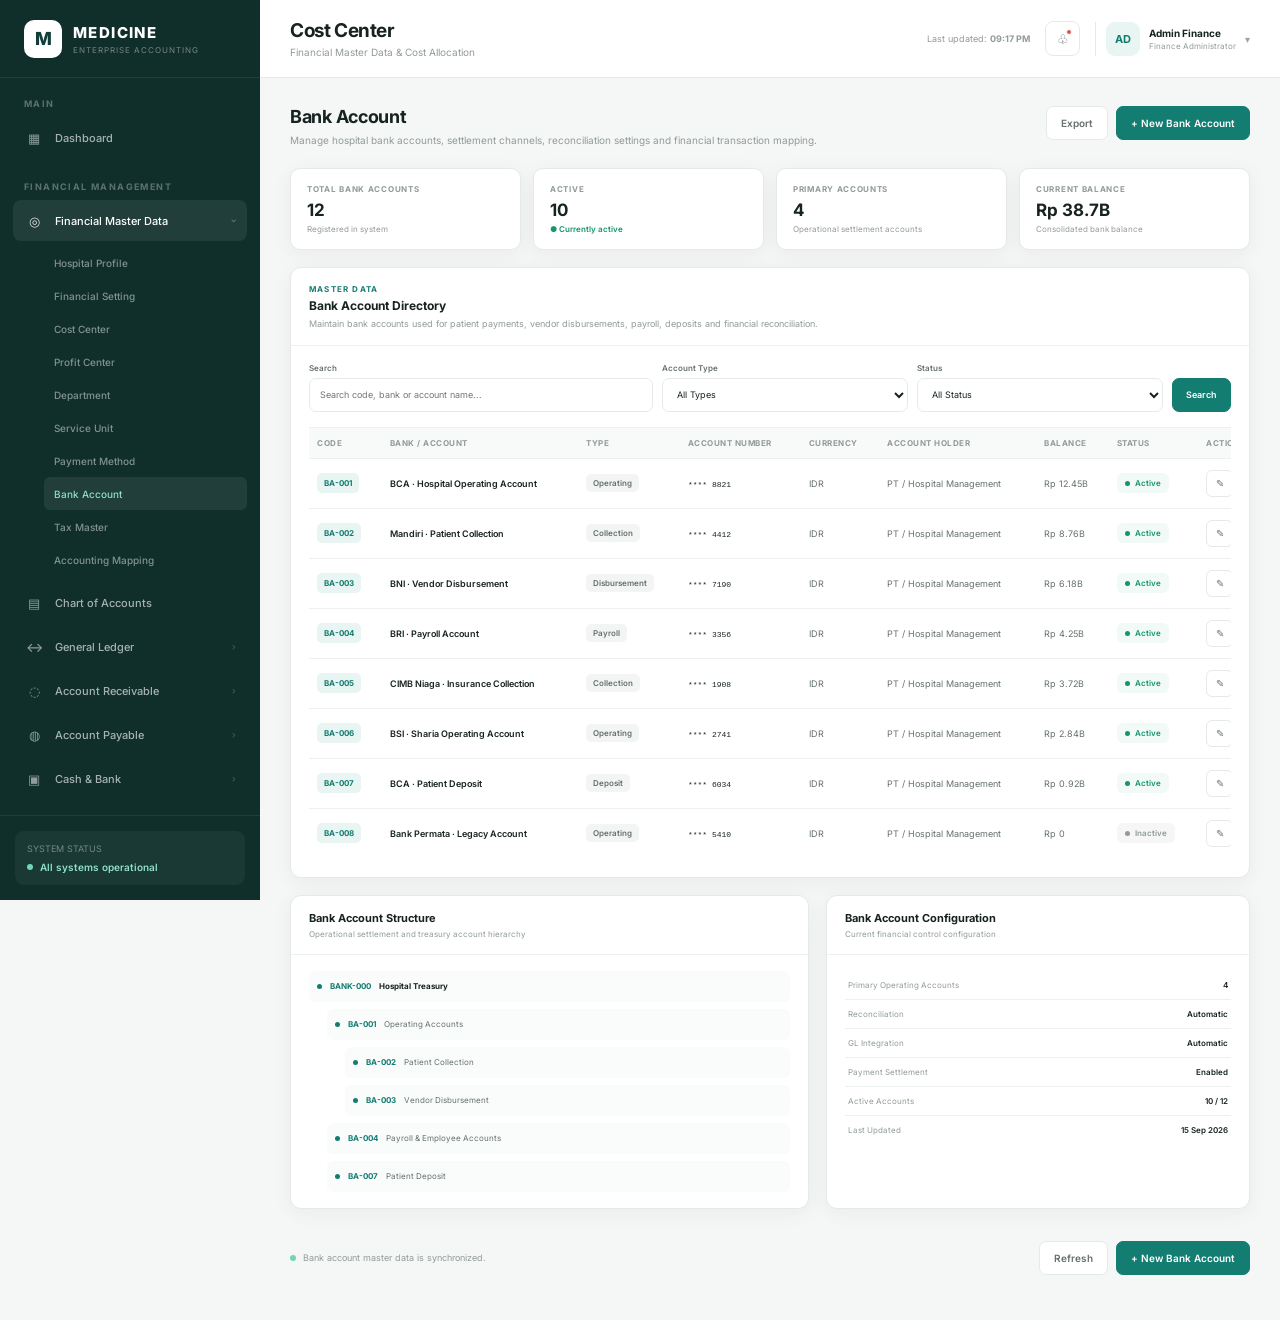
<file: financial-master-data/bank-account.html>
<!doctype html>
<html lang="en">
  <head>
    <meta charset="UTF-8" />
    <meta name="viewport" content="width=device-width, initial-scale=1.0" />

    <title>Bank Account | Medicine Enterprise Accounting</title>

    <link rel="preconnect" href="https://fonts.googleapis.com" />
    <link rel="preconnect" href="https://fonts.gstatic.com" crossorigin />

    <link
      href="https://fonts.googleapis.com/css2?family=Inter:wght@400;500;600;700;800&display=swap"
      rel="stylesheet"
    />

    <link href="../style.css" rel="stylesheet" />

    <style>
      /* =========================================================
       BANK ACCOUNT
       Page-specific styles only
    ========================================================= */
      .bank-header {
        display: flex;
        align-items: flex-start;
        justify-content: space-between;
        gap: 20px;
        margin-bottom: 20px;
      }
      .bank-header-text h2 {
        font-size: 18px;
        font-weight: 700;
        letter-spacing: -0.3px;
      }
      .bank-header-text p {
        margin-top: 5px;
        font-size: 10px;
        line-height: 1.6;
        color: var(--text-muted);
      }
      .bank-actions {
        display: flex;
        align-items: center;
        gap: 8px;
        flex-shrink: 0;
      }
      .bank-btn {
        height: 34px;
        padding: 0 14px;
        border-radius: 7px;
        border: 1px solid var(--border);
        background: white;
        color: var(--text-secondary);
        font-size: 10px;
        font-weight: 600;
        cursor: pointer;
      }
      .bank-btn:hover {
        background: #fafcfb;
        color: var(--text);
      }
      .bank-btn.primary {
        border-color: var(--primary);
        background: var(--primary);
        color: white;
      }
      .bank-btn.primary:hover {
        background: var(--primary-dark);
      }
      .bank-summary {
        display: grid;
        grid-template-columns: repeat(4, minmax(0, 1fr));
        gap: 12px;
        margin-bottom: 17px;
      }
      .bank-summary-card {
        padding: 15px 16px;
        background: white;
        border: 1px solid var(--border);
        border-radius: 10px;
        box-shadow: var(--shadow);
      }
      .bank-summary-label {
        font-size: 8px;
        font-weight: 700;
        color: var(--text-muted);
        letter-spacing: 0.7px;
        text-transform: uppercase;
      }
      .bank-summary-value {
        margin-top: 6px;
        font-size: 17px;
        font-weight: 700;
        color: var(--text);
      }
      .bank-summary-meta {
        margin-top: 4px;
        font-size: 8px;
        color: var(--text-muted);
      }
      .bank-summary-meta.success {
        color: var(--success);
        font-weight: 600;
      }
      .bank-card {
        background: white;
        border: 1px solid var(--border);
        border-radius: 11px;
        box-shadow: var(--shadow);
        overflow: hidden;
        margin-bottom: 17px;
      }
      .bank-card-header {
        display: flex;
        align-items: flex-start;
        justify-content: space-between;
        gap: 15px;
        padding: 16px 18px 14px;
        border-bottom: 1px solid #edf0ef;
      }
      .bank-card-kicker {
        font-size: 8px;
        font-weight: 700;
        letter-spacing: 1.2px;
        color: var(--primary);
        text-transform: uppercase;
        margin-bottom: 4px;
      }
      .bank-card-title {
        font-size: 12px;
        font-weight: 700;
        color: var(--text);
      }
      .bank-card-description {
        margin-top: 4px;
        font-size: 9px;
        line-height: 1.5;
        color: var(--text-muted);
      }
      .bank-card-body {
        padding: 17px 18px 19px;
      }
      .bank-filter {
        display: grid;
        grid-template-columns: 1.4fr 1fr 1fr auto;
        gap: 9px;
        align-items: end;
        margin-bottom: 15px;
      }
      .bank-filter-group label {
        display: block;
        margin-bottom: 5px;
        font-size: 8px;
        font-weight: 600;
        color: var(--text-secondary);
      }
      .bank-input,
      .bank-select {
        width: 100%;
        height: 34px;
        padding: 0 10px;
        border: 1px solid var(--border);
        border-radius: 7px;
        background: white;
        color: var(--text);
        font-family: inherit;
        font-size: 9px;
        outline: none;
      }
      .bank-input:focus,
      .bank-select:focus {
        border-color: var(--primary);
        box-shadow: 0 0 0 3px rgba(20, 125, 114, 0.08);
      }
      .bank-search-btn {
        height: 34px;
        padding: 0 13px;
        border: 1px solid var(--primary);
        border-radius: 7px;
        background: var(--primary);
        color: white;
        font-family: inherit;
        font-size: 9px;
        font-weight: 600;
        cursor: pointer;
      }
      .bank-table-wrapper {
        overflow-x: auto;
      }
      .bank-table {
        width: 100%;
        min-width: 980px;
        border-collapse: collapse;
      }
      .bank-table th {
        padding: 10px 8px;
        background: #f8faf9;
        border-top: 1px solid #edf0ef;
        border-bottom: 1px solid #edf0ef;
        text-align: left;
        font-size: 8px;
        font-weight: 700;
        color: var(--text-muted);
        letter-spacing: 0.5px;
        text-transform: uppercase;
        white-space: nowrap;
      }
      .bank-table td {
        padding: 11px 8px;
        border-bottom: 1px solid #edf0ef;
        font-size: 9px;
        color: var(--text-secondary);
        vertical-align: middle;
      }
      .bank-table tbody tr:hover {
        background: #fafcfb;
      }
      .bank-table tbody tr:last-child td {
        border-bottom: none;
      }
      .bank-code {
        display: inline-flex;
        padding: 5px 7px;
        border-radius: 5px;
        background: var(--primary-soft);
        color: var(--primary);
        font-size: 8px;
        font-weight: 700;
      }
      .bank-name {
        font-weight: 600;
        color: var(--text);
      }
      .bank-type {
        display: inline-flex;
        padding: 4px 7px;
        border-radius: 5px;
        background: #f3f5f4;
        color: var(--text-secondary);
        font-size: 8px;
        font-weight: 600;
      }
      .bank-number {
        font-family: ui-monospace, SFMono-Regular, Menlo, monospace;
        font-size: 8px;
        color: var(--text);
      }
      .bank-status {
        display: inline-flex;
        align-items: center;
        gap: 5px;
        padding: 5px 8px;
        border-radius: 6px;
        font-size: 8px;
        font-weight: 600;
      }
      .bank-status.active {
        background: #f1faf7;
        color: var(--success);
      }
      .bank-status.inactive {
        background: #f6f6f6;
        color: var(--text-muted);
      }
      .bank-status-dot {
        width: 5px;
        height: 5px;
        border-radius: 50%;
        background: currentColor;
      }
      .bank-actions-cell {
        display: flex;
        align-items: center;
        gap: 5px;
      }
      .table-action {
        width: 27px;
        height: 27px;
        display: inline-flex;
        align-items: center;
        justify-content: center;
        border: 1px solid var(--border);
        border-radius: 6px;
        background: white;
        color: var(--text-secondary);
        cursor: pointer;
        font-size: 10px;
      }
      .table-action:hover {
        color: var(--primary);
        border-color: var(--primary);
        background: var(--primary-soft);
      }
      .bank-form-grid {
        display: grid;
        grid-template-columns: repeat(3, minmax(0, 1fr));
        gap: 15px;
      }
      .bank-form-group {
        min-width: 0;
      }
      .bank-form-group.full {
        grid-column: 1/-1;
      }
      .bank-form-group label {
        display: block;
        margin-bottom: 6px;
        font-size: 9px;
        font-weight: 600;
        color: var(--text-secondary);
      }
      .bank-form-group label span {
        color: var(--danger);
      }
      .bank-textarea {
        width: 100%;
        min-height: 72px;
        padding: 9px 10px;
        border: 1px solid var(--border);
        border-radius: 7px;
        resize: vertical;
        font-family: inherit;
        font-size: 9px;
        color: var(--text);
        outline: none;
      }
      .bank-textarea:focus {
        border-color: var(--primary);
        box-shadow: 0 0 0 3px rgba(20, 125, 114, 0.08);
      }
      .bank-status-box {
        height: 34px;
        display: flex;
        align-items: center;
        justify-content: space-between;
        padding: 0 10px;
        border: 1px solid var(--border);
        border-radius: 7px;
        background: #fafcfb;
      }
      .bank-status-label {
        display: flex;
        align-items: center;
        gap: 6px;
        color: var(--success);
        font-size: 8px;
        font-weight: 600;
      }
      .bank-toggle {
        position: relative;
        width: 31px;
        height: 17px;
        border: none;
        border-radius: 20px;
        background: var(--primary);
        cursor: pointer;
      }
      .bank-toggle::after {
        content: "";
        position: absolute;
        width: 11px;
        height: 11px;
        top: 3px;
        right: 3px;
        border-radius: 50%;
        background: white;
        transition: 0.2s ease;
      }
      .bank-toggle.off {
        background: #c8d0ce;
      }
      .bank-toggle.off::after {
        right: 17px;
      }
      .bank-detail-grid {
        display: grid;
        grid-template-columns: 1.1fr 0.9fr;
        gap: 17px;
        margin-bottom: 17px;
      }
      .bank-detail-card {
        background: white;
        border: 1px solid var(--border);
        border-radius: 11px;
        box-shadow: var(--shadow);
        overflow: hidden;
      }
      .bank-detail-header {
        padding: 15px 18px;
        border-bottom: 1px solid #edf0ef;
      }
      .bank-detail-title {
        font-size: 11px;
        font-weight: 700;
        color: var(--text);
      }
      .bank-detail-subtitle {
        margin-top: 4px;
        font-size: 8px;
        color: var(--text-muted);
      }
      .bank-detail-body {
        padding: 16px 18px;
      }
      .bank-hierarchy-list {
        display: flex;
        flex-direction: column;
        gap: 7px;
      }
      .bank-hierarchy-row {
        display: flex;
        align-items: center;
        gap: 8px;
        min-height: 31px;
        padding: 6px 8px;
        border-radius: 6px;
        background: #fafcfb;
        font-size: 8px;
        color: var(--text-secondary);
      }
      .bank-hierarchy-row.level-1 {
        margin-left: 0;
        font-weight: 700;
        color: var(--text);
      }
      .bank-hierarchy-row.level-2 {
        margin-left: 18px;
      }
      .bank-hierarchy-row.level-3 {
        margin-left: 36px;
      }
      .bank-hierarchy-line {
        width: 5px;
        height: 5px;
        border-radius: 50%;
        background: var(--primary);
        flex-shrink: 0;
      }
      .bank-hierarchy-code {
        color: var(--primary);
        font-weight: 700;
      }
      .bank-info-table {
        width: 100%;
        border-collapse: collapse;
      }
      .bank-info-table tr {
        border-bottom: 1px solid #edf0ef;
      }
      .bank-info-table tr:last-child {
        border-bottom: none;
      }
      .bank-info-table td {
        padding: 9px 3px;
        font-size: 8px;
      }
      .bank-info-table td:first-child {
        color: var(--text-muted);
      }
      .bank-info-table td:last-child {
        text-align: right;
        color: var(--text);
        font-weight: 600;
      }
      .bank-footer {
        display: flex;
        align-items: center;
        justify-content: space-between;
        gap: 15px;
        padding: 15px 0 5px;
      }
      .bank-save-info {
        display: flex;
        align-items: center;
        gap: 7px;
        font-size: 9px;
        color: var(--text-muted);
      }
      @media (max-width: 1050px) {
        .bank-summary {
          grid-template-columns: repeat(2, minmax(0, 1fr));
        }
        .bank-filter {
          grid-template-columns: repeat(2, minmax(0, 1fr));
        }
        .bank-detail-grid {
          grid-template-columns: 1fr;
        }
      }
      @media (max-width: 850px) {
        .bank-form-grid {
          grid-template-columns: repeat(2, minmax(0, 1fr));
        }
      }
      @media (max-width: 700px) {
        .bank-header,
        .bank-footer {
          flex-direction: column;
          align-items: stretch;
        }
        .bank-actions {
          justify-content: flex-start;
        }
        .bank-summary {
          grid-template-columns: 1fr;
        }
        .bank-filter {
          grid-template-columns: 1fr;
        }
        .bank-form-grid {
          grid-template-columns: 1fr;
        }
        .bank-form-group.full {
          grid-column: auto;
        }
      }
    </style>
  </head>

  <body>
    <div class="app">
      <!-- =========================================================
         SIDEBAR
    ========================================================== -->

      <aside class="sidebar" id="sidebar">
        <div class="sidebar-brand">
          <div class="brand-logo">M</div>

          <div>
            <div class="brand-title">MEDICINE</div>

            <div class="brand-subtitle">Enterprise Accounting</div>
          </div>
        </div>

        <nav class="sidebar-nav">
          <!-- MAIN -->

          <div class="nav-section">
            <div class="nav-section-title">Main</div>

            <a href="../dashboard.html" class="nav-item">
              <span class="nav-icon">▦</span>
              <span class="nav-text">Dashboard</span>
            </a>
          </div>

          <!-- FINANCIAL MANAGEMENT -->

          <div class="nav-section">
            <div class="nav-section-title">Financial Management</div>

            <!-- FINANCIAL MASTER DATA -->

            <div class="nav-dropdown">
              <button
                class="nav-item nav-dropdown-toggle open"
                type="button"
                data-dropdown="financialMasterData"
              >
                <span class="nav-icon"> ◎ </span>

                <span class="nav-text"> Financial Master Data </span>

                <span class="nav-arrow"> › </span>
              </button>

              <div class="nav-submenu open" id="financialMasterData">
                <a href="hospital-profile.html" class="nav-subitem">
                  Hospital Profile
                </a>

                <a href="financial-setting.html" class="nav-subitem">
                  Financial Setting
                </a>

                <a href="cost-center.html" class="nav-subitem"> Cost Center </a>

                <a href="profit-center.html" class="nav-subitem">
                  Profit Center
                </a>

                <a href="department.html" class="nav-subitem"> Department </a>

                <a href="service-unit.html" class="nav-subitem">
                  Service Unit
                </a>

                <a href="payment-method.html" class="nav-subitem">
                  Payment Method
                </a>

                <a href="bank-account.html" class="nav-subitem active">
                  Bank Account
                </a>

                <a href="tax-master.html" class="nav-subitem"> Tax Master </a>

                <a href="accounting-mapping.html" class="nav-subitem">
                  Accounting Mapping
                </a>
              </div>
            </div>

            <!-- CHART OF ACCOUNTS -->

            <a
              href="../chart-of-accounts/chart-of-accounts.html"
              class="nav-item"
            >
              <span class="nav-icon">▤</span>
              <span class="nav-text">Chart of Accounts</span>
            </a>

            <!-- GENERAL LEDGER -->

            <div class="nav-dropdown">
              <button
                class="nav-item nav-dropdown-toggle"
                type="button"
                data-dropdown="generalLedger"
              >
                <span class="nav-icon">↔</span>
                <span class="nav-text">General Ledger</span>
                <span class="nav-arrow">›</span>
              </button>

              <div class="nav-submenu" id="generalLedger">
                <a
                  href="../general-ledger/journal-entry.html"
                  class="nav-subitem"
                >
                  Journal Entry
                </a>

                <a
                  href="../general-ledger/journal-list.html"
                  class="nav-subitem"
                >
                  Journal List
                </a>

                <a
                  href="../general-ledger/journal-posting.html"
                  class="nav-subitem"
                >
                  Journal Posting
                </a>

                <a href="../general-ledger/ledger.html" class="nav-subitem">
                  General Ledger
                </a>
              </div>
            </div>

            <!-- ACCOUNT RECEIVABLE -->

            <div class="nav-dropdown">
              <button
                class="nav-item nav-dropdown-toggle"
                type="button"
                data-dropdown="accountReceivable"
              >
                <span class="nav-icon">◌</span>
                <span class="nav-text">Account Receivable</span>
                <span class="nav-arrow">›</span>
              </button>

              <div class="nav-submenu" id="accountReceivable">
                <a
                  href="../account-receivable/ar-dashboard.html"
                  class="nav-subitem"
                >
                  AR Dashboard
                </a>

                <a
                  href="../account-receivable/customer.html"
                  class="nav-subitem"
                >
                  Customer
                </a>

                <a
                  href="../account-receivable/invoice.html"
                  class="nav-subitem"
                >
                  Invoice
                </a>

                <a
                  href="../account-receivable/receipt.html"
                  class="nav-subitem"
                >
                  Receipt
                </a>

                <a href="../account-receivable/aging.html" class="nav-subitem">
                  AR Aging
                </a>
              </div>
            </div>

            <!-- ACCOUNT PAYABLE -->

            <div class="nav-dropdown">
              <button
                class="nav-item nav-dropdown-toggle"
                type="button"
                data-dropdown="accountPayable"
              >
                <span class="nav-icon">◍</span>
                <span class="nav-text">Account Payable</span>
                <span class="nav-arrow">›</span>
              </button>

              <div class="nav-submenu" id="accountPayable">
                <a
                  href="../account-payable/ap-dashboard.html"
                  class="nav-subitem"
                >
                  AP Dashboard
                </a>

                <a href="../account-payable/vendor.html" class="nav-subitem">
                  Vendor
                </a>

                <a href="../account-payable/bill.html" class="nav-subitem">
                  Bill
                </a>

                <a href="../account-payable/payment.html" class="nav-subitem">
                  Payment
                </a>

                <a href="../account-payable/aging.html" class="nav-subitem">
                  AP Aging
                </a>
              </div>
            </div>

            <!-- CASH & BANK -->

            <div class="nav-dropdown">
              <button
                class="nav-item nav-dropdown-toggle"
                type="button"
                data-dropdown="cashBank"
              >
                <span class="nav-icon">▣</span>
                <span class="nav-text">Cash &amp; Bank</span>
                <span class="nav-arrow">›</span>
              </button>

              <div class="nav-submenu" id="cashBank">
                <a
                  href="../cash-bank/cash-bank-dashboard.html"
                  class="nav-subitem"
                >
                  Cash &amp; Bank Dashboard
                </a>

                <a href="../cash-bank/cash-account.html" class="nav-subitem">
                  Cash Account
                </a>

                <a href="../cash-bank/bank-account.html" class="nav-subitem">
                  Bank Account
                </a>

                <a href="../cash-bank/cash-receipt.html" class="nav-subitem">
                  Cash Receipt
                </a>

                <a
                  href="../cash-bank/cash-disbursement.html"
                  class="nav-subitem"
                >
                  Cash Disbursement
                </a>

                <a
                  href="../cash-bank/bank-reconciliation.html"
                  class="nav-subitem"
                >
                  Bank Reconciliation
                </a>
              </div>
            </div>
          </div>

          <!-- OPERATIONS -->

          <div class="nav-section">
            <div class="nav-section-title">Operations</div>

            <a href="../operations/revenue-management.html" class="nav-item">
              <span class="nav-icon">↗</span>
              <span class="nav-text">Revenue Management</span>
            </a>

            <a href="../operations/billing-integration.html" class="nav-item">
              <span class="nav-icon">▧</span>
              <span class="nav-text">Billing Integration</span>
            </a>

            <a href="../operations/bpjs-insurance.html" class="nav-item">
              <span class="nav-icon">✓</span>
              <span class="nav-text">BPJS &amp; Insurance</span>
            </a>

            <a href="../operations/pharmacy-accounting.html" class="nav-item">
              <span class="nav-icon">✚</span>
              <span class="nav-text">Pharmacy Accounting</span>
            </a>

            <a href="../operations/procurement.html" class="nav-item">
              <span class="nav-icon">⌁</span>
              <span class="nav-text">Procurement</span>
            </a>

            <a href="../operations/expense-management.html" class="nav-item">
              <span class="nav-icon">−</span>
              <span class="nav-text">Expense Management</span>
            </a>
          </div>

          <!-- MANAGEMENT -->

          <div class="nav-section">
            <div class="nav-section-title">Management</div>

            <a href="../management/fixed-asset.html" class="nav-item">
              <span class="nav-icon">▥</span>
              <span class="nav-text">Fixed Asset</span>
            </a>

            <a href="../management/budget-management.html" class="nav-item">
              <span class="nav-icon">◫</span>
              <span class="nav-text">Budget Management</span>
            </a>

            <a href="../management/payroll-accounting.html" class="nav-item">
              <span class="nav-icon">▥</span>
              <span class="nav-text">Payroll Accounting</span>
            </a>

            <a href="../management/tax-management.html" class="nav-item">
              <span class="nav-icon">%</span>
              <span class="nav-text">Tax Management</span>
            </a>

            <a href="../management/financial-closing.html" class="nav-item">
              <span class="nav-icon">◈</span>
              <span class="nav-text">Financial Closing</span>
            </a>
          </div>

          <!-- REPORTS -->

          <div class="nav-section">
            <div class="nav-section-title">Reports &amp; Intelligence</div>

            <a href="../reports/financial-statements.html" class="nav-item">
              <span class="nav-icon">▥</span>
              <span class="nav-text">Financial Statements</span>
            </a>

            <a href="../reports/hospital-profitability.html" class="nav-item">
              <span class="nav-icon">◒</span>
              <span class="nav-text">Hospital Profitability</span>
            </a>

            <a
              href="../reports/ai-accounting-intelligence.html"
              class="nav-item"
            >
              <span class="nav-icon">⌁</span>
              <span class="nav-text">AI Accounting Intelligence</span>
            </a>

            <a href="../reports/internal-control-audit.html" class="nav-item">
              <span class="nav-icon">◉</span>
              <span class="nav-text">Internal Control &amp; Audit</span>
            </a>
          </div>
        </nav>

        <div class="sidebar-footer">
          <div class="system-status">
            <div class="status-label">SYSTEM STATUS</div>

            <div class="status-value">
              <span class="status-dot"></span>
              All systems operational
            </div>
          </div>
        </div>
      </aside>

      <!-- =========================================================
         MAIN
    ========================================================== -->

      <section class="main">
        <!-- TOPBAR -->

        <header class="topbar">
          <div style="display: flex; align-items: center">
            <button class="mobile-menu" id="mobileMenu">☰</button>

            <div class="page-title">
              <h1>Cost Center</h1>

              <p>Financial Master Data &amp; Cost Allocation</p>
            </div>
          </div>

          <div class="topbar-right">
            <div class="last-updated">
              Last updated:
              <strong id="lastUpdated"> Just now </strong>
            </div>

            <button class="notification">
              ♧
              <span class="notification-badge"></span>
            </button>

            <div class="user-profile">
              <div class="user-avatar">AD</div>

              <div class="user-info">
                <strong> Admin Finance </strong>

                <span> Finance Administrator </span>
              </div>

              <button class="user-menu" id="logoutButton">▾</button>
            </div>
          </div>
        </header>

        <!-- =========================================================
           CONTENT
      ========================================================== -->

        <main class="content">
          <div class="bank-header">
            <div class="bank-header-text">
              <h2>Bank Account</h2>
              <p>
                Manage hospital bank accounts, settlement channels,
                reconciliation settings and financial transaction mapping.
              </p>
            </div>
            <div class="bank-actions">
              <button type="button" class="bank-btn" id="exportBankAccount">
                Export
              </button>
              <button
                type="button"
                class="bank-btn primary"
                id="newBankAccount"
              >
                + New Bank Account
              </button>
            </div>
          </div>

          <div class="bank-summary">
            <div class="bank-summary-card">
              <div class="bank-summary-label">Total Bank Accounts</div>
              <div class="bank-summary-value" id="totalBankAccounts">12</div>
              <div class="bank-summary-meta">Registered in system</div>
            </div>
            <div class="bank-summary-card">
              <div class="bank-summary-label">Active</div>
              <div class="bank-summary-value" id="activeBankAccounts">10</div>
              <div class="bank-summary-meta success">● Currently active</div>
            </div>
            <div class="bank-summary-card">
              <div class="bank-summary-label">Primary Accounts</div>
              <div class="bank-summary-value">4</div>
              <div class="bank-summary-meta">
                Operational settlement accounts
              </div>
            </div>
            <div class="bank-summary-card">
              <div class="bank-summary-label">Current Balance</div>
              <div class="bank-summary-value">Rp 38.7B</div>
              <div class="bank-summary-meta">Consolidated bank balance</div>
            </div>
          </div>

          <section class="bank-card">
            <div class="bank-card-header">
              <div>
                <div class="bank-card-kicker">Master Data</div>
                <div class="bank-card-title">Bank Account Directory</div>
                <div class="bank-card-description">
                  Maintain bank accounts used for patient payments, vendor
                  disbursements, payroll, deposits and financial reconciliation.
                </div>
              </div>
            </div>
            <div class="bank-card-body">
              <div class="bank-filter">
                <div class="bank-filter-group">
                  <label for="searchBankAccount">Search</label
                  ><input
                    type="text"
                    id="searchBankAccount"
                    class="bank-input"
                    placeholder="Search code, bank or account name..."
                  />
                </div>
                <div class="bank-filter-group">
                  <label for="bankTypeFilter">Account Type</label
                  ><select id="bankTypeFilter" class="bank-select">
                    <option value="">All Types</option>
                    <option>Operating</option>
                    <option>Collection</option>
                    <option>Payroll</option>
                    <option>Disbursement</option>
                    <option>Deposit</option>
                  </select>
                </div>
                <div class="bank-filter-group">
                  <label for="bankStatusFilter">Status</label
                  ><select id="bankStatusFilter" class="bank-select">
                    <option value="">All Status</option>
                    <option>Active</option>
                    <option>Inactive</option>
                  </select>
                </div>
                <button
                  type="button"
                  class="bank-search-btn"
                  id="searchBankButton"
                >
                  Search
                </button>
              </div>
              <div class="bank-table-wrapper">
                <table class="bank-table" id="bankAccountTable">
                  <thead>
                    <tr>
                      <th>Code</th>
                      <th>Bank / Account</th>
                      <th>Type</th>
                      <th>Account Number</th>
                      <th>Currency</th>
                      <th>Account Holder</th>
                      <th>Balance</th>
                      <th>Status</th>
                      <th>Action</th>
                    </tr>
                  </thead>
                  <tbody>
                    <tr data-type="Operating" data-status="Active">
                      <td><span class="bank-code">BA-001</span></td>
                      <td>
                        <span class="bank-name"
                          >BCA · Hospital Operating Account</span
                        >
                      </td>
                      <td><span class="bank-type">Operating</span></td>
                      <td><span class="bank-number">**** 8821</span></td>
                      <td>IDR</td>
                      <td>PT / Hospital Management</td>
                      <td>Rp 12.45B</td>
                      <td>
                        <span class="bank-status active"
                          ><span class="bank-status-dot"></span>Active</span
                        >
                      </td>
                      <td>
                        <div class="bank-actions-cell">
                          <button
                            type="button"
                            class="table-action"
                            title="Edit"
                          >
                            ✎</button
                          ><button
                            type="button"
                            class="table-action"
                            title="View"
                          >
                            ◉
                          </button>
                        </div>
                      </td>
                    </tr>
                    <tr data-type="Collection" data-status="Active">
                      <td><span class="bank-code">BA-002</span></td>
                      <td>
                        <span class="bank-name"
                          >Mandiri · Patient Collection</span
                        >
                      </td>
                      <td><span class="bank-type">Collection</span></td>
                      <td><span class="bank-number">**** 4412</span></td>
                      <td>IDR</td>
                      <td>PT / Hospital Management</td>
                      <td>Rp 8.76B</td>
                      <td>
                        <span class="bank-status active"
                          ><span class="bank-status-dot"></span>Active</span
                        >
                      </td>
                      <td>
                        <div class="bank-actions-cell">
                          <button
                            type="button"
                            class="table-action"
                            title="Edit"
                          >
                            ✎</button
                          ><button
                            type="button"
                            class="table-action"
                            title="View"
                          >
                            ◉
                          </button>
                        </div>
                      </td>
                    </tr>
                    <tr data-type="Disbursement" data-status="Active">
                      <td><span class="bank-code">BA-003</span></td>
                      <td>
                        <span class="bank-name">BNI · Vendor Disbursement</span>
                      </td>
                      <td><span class="bank-type">Disbursement</span></td>
                      <td><span class="bank-number">**** 7190</span></td>
                      <td>IDR</td>
                      <td>PT / Hospital Management</td>
                      <td>Rp 6.18B</td>
                      <td>
                        <span class="bank-status active"
                          ><span class="bank-status-dot"></span>Active</span
                        >
                      </td>
                      <td>
                        <div class="bank-actions-cell">
                          <button
                            type="button"
                            class="table-action"
                            title="Edit"
                          >
                            ✎</button
                          ><button
                            type="button"
                            class="table-action"
                            title="View"
                          >
                            ◉
                          </button>
                        </div>
                      </td>
                    </tr>
                    <tr data-type="Payroll" data-status="Active">
                      <td><span class="bank-code">BA-004</span></td>
                      <td>
                        <span class="bank-name">BRI · Payroll Account</span>
                      </td>
                      <td><span class="bank-type">Payroll</span></td>
                      <td><span class="bank-number">**** 3356</span></td>
                      <td>IDR</td>
                      <td>PT / Hospital Management</td>
                      <td>Rp 4.25B</td>
                      <td>
                        <span class="bank-status active"
                          ><span class="bank-status-dot"></span>Active</span
                        >
                      </td>
                      <td>
                        <div class="bank-actions-cell">
                          <button
                            type="button"
                            class="table-action"
                            title="Edit"
                          >
                            ✎</button
                          ><button
                            type="button"
                            class="table-action"
                            title="View"
                          >
                            ◉
                          </button>
                        </div>
                      </td>
                    </tr>
                    <tr data-type="Collection" data-status="Active">
                      <td><span class="bank-code">BA-005</span></td>
                      <td>
                        <span class="bank-name"
                          >CIMB Niaga · Insurance Collection</span
                        >
                      </td>
                      <td><span class="bank-type">Collection</span></td>
                      <td><span class="bank-number">**** 1908</span></td>
                      <td>IDR</td>
                      <td>PT / Hospital Management</td>
                      <td>Rp 3.72B</td>
                      <td>
                        <span class="bank-status active"
                          ><span class="bank-status-dot"></span>Active</span
                        >
                      </td>
                      <td>
                        <div class="bank-actions-cell">
                          <button
                            type="button"
                            class="table-action"
                            title="Edit"
                          >
                            ✎</button
                          ><button
                            type="button"
                            class="table-action"
                            title="View"
                          >
                            ◉
                          </button>
                        </div>
                      </td>
                    </tr>
                    <tr data-type="Operating" data-status="Active">
                      <td><span class="bank-code">BA-006</span></td>
                      <td>
                        <span class="bank-name"
                          >BSI · Sharia Operating Account</span
                        >
                      </td>
                      <td><span class="bank-type">Operating</span></td>
                      <td><span class="bank-number">**** 2741</span></td>
                      <td>IDR</td>
                      <td>PT / Hospital Management</td>
                      <td>Rp 2.84B</td>
                      <td>
                        <span class="bank-status active"
                          ><span class="bank-status-dot"></span>Active</span
                        >
                      </td>
                      <td>
                        <div class="bank-actions-cell">
                          <button
                            type="button"
                            class="table-action"
                            title="Edit"
                          >
                            ✎</button
                          ><button
                            type="button"
                            class="table-action"
                            title="View"
                          >
                            ◉
                          </button>
                        </div>
                      </td>
                    </tr>
                    <tr data-type="Deposit" data-status="Active">
                      <td><span class="bank-code">BA-007</span></td>
                      <td>
                        <span class="bank-name">BCA · Patient Deposit</span>
                      </td>
                      <td><span class="bank-type">Deposit</span></td>
                      <td><span class="bank-number">**** 6034</span></td>
                      <td>IDR</td>
                      <td>PT / Hospital Management</td>
                      <td>Rp 0.92B</td>
                      <td>
                        <span class="bank-status active"
                          ><span class="bank-status-dot"></span>Active</span
                        >
                      </td>
                      <td>
                        <div class="bank-actions-cell">
                          <button
                            type="button"
                            class="table-action"
                            title="Edit"
                          >
                            ✎</button
                          ><button
                            type="button"
                            class="table-action"
                            title="View"
                          >
                            ◉
                          </button>
                        </div>
                      </td>
                    </tr>
                    <tr data-type="Operating" data-status="Inactive">
                      <td><span class="bank-code">BA-008</span></td>
                      <td>
                        <span class="bank-name"
                          >Bank Permata · Legacy Account</span
                        >
                      </td>
                      <td><span class="bank-type">Operating</span></td>
                      <td><span class="bank-number">**** 5410</span></td>
                      <td>IDR</td>
                      <td>PT / Hospital Management</td>
                      <td>Rp 0</td>
                      <td>
                        <span class="bank-status inactive"
                          ><span class="bank-status-dot"></span>Inactive</span
                        >
                      </td>
                      <td>
                        <div class="bank-actions-cell">
                          <button
                            type="button"
                            class="table-action"
                            title="Edit"
                          >
                            ✎</button
                          ><button
                            type="button"
                            class="table-action"
                            title="View"
                          >
                            ◉
                          </button>
                        </div>
                      </td>
                    </tr>
                  </tbody>
                </table>
              </div>
            </div>
          </section>

          <section
            class="bank-card"
            id="bankAccountFormCard"
            style="display: none"
          >
            <div class="bank-card-header">
              <div>
                <div class="bank-card-kicker">Master Data</div>
                <div class="bank-card-title">New Bank Account</div>
                <div class="bank-card-description">
                  Define the bank account, settlement role and accounting
                  attributes for financial transactions.
                </div>
              </div>
            </div>
            <div class="bank-card-body">
              <div class="bank-form-grid">
                <div class="bank-form-group">
                  <label for="formCode">Bank Account Code <span>*</span></label
                  ><input
                    type="text"
                    id="formCode"
                    class="bank-input"
                    value="BA-009"
                  />
                </div>
                <div class="bank-form-group">
                  <label for="formBankName"
                    >Bank / Account Name <span>*</span></label
                  ><input
                    type="text"
                    id="formBankName"
                    class="bank-input"
                    placeholder="e.g. BCA · Main Operating Account"
                  />
                </div>
                <div class="bank-form-group">
                  <label for="formType">Account Type</label
                  ><select id="formType" class="bank-select">
                    <option>Operating</option>
                    <option>Collection</option>
                    <option>Payroll</option>
                    <option>Disbursement</option>
                    <option>Deposit</option>
                  </select>
                </div>
                <div class="bank-form-group">
                  <label for="formAccountNumber"
                    >Account Number <span>*</span></label
                  ><input
                    type="text"
                    id="formAccountNumber"
                    class="bank-input"
                    placeholder="Enter bank account number"
                  />
                </div>
                <div class="bank-form-group">
                  <label for="formCurrency">Currency</label
                  ><select id="formCurrency" class="bank-select">
                    <option selected>IDR · Indonesian Rupiah</option>
                    <option>USD · US Dollar</option>
                    <option>SGD · Singapore Dollar</option>
                  </select>
                </div>
                <div class="bank-form-group">
                  <label for="formHolder">Account Holder</label
                  ><input
                    type="text"
                    id="formHolder"
                    class="bank-input"
                    value="PT / Hospital Management"
                  />
                </div>
                <div class="bank-form-group">
                  <label for="formGL">GL Account</label
                  ><select id="formGL" class="bank-select">
                    <option selected>1101-001 · Bank Account</option>
                    <option>1101-002 · Collection Account</option>
                    <option>1101-003 · Payroll Bank</option>
                    <option>1101-004 · Deposit Account</option>
                  </select>
                </div>
                <div class="bank-form-group">
                  <label for="formBranch">Branch</label
                  ><input
                    type="text"
                    id="formBranch"
                    class="bank-input"
                    placeholder="Bank branch / location"
                  />
                </div>
                <div class="bank-form-group">
                  <label for="formReconcile">Reconciliation</label
                  ><select id="formReconcile" class="bank-select">
                    <option selected>Automatic</option>
                    <option>Manual</option>
                  </select>
                </div>
                <div class="bank-form-group">
                  <label>Status</label>
                  <div class="bank-status-box">
                    <div class="bank-status-label" id="formStatusLabel">
                      <span class="bank-status-dot"></span> Active
                    </div>
                    <button
                      type="button"
                      class="bank-toggle"
                      id="formStatusToggle"
                    ></button>
                  </div>
                </div>
                <div class="bank-form-group full">
                  <label for="formDescription">Description</label
                  ><textarea
                    id="formDescription"
                    class="bank-textarea"
                    placeholder="Describe the purpose, settlement flow and accounting usage of this bank account..."
                  ></textarea>
                </div>
              </div>
              <div
                class="bank-actions"
                style="margin-top: 18px; justify-content: flex-end"
              >
                <button type="button" class="bank-btn" id="cancelForm">
                  Cancel</button
                ><button
                  type="button"
                  class="bank-btn primary"
                  id="saveBankAccount"
                >
                  Save Bank Account
                </button>
              </div>
            </div>
          </section>

          <div class="bank-detail-grid">
            <section class="bank-detail-card">
              <div class="bank-detail-header">
                <div class="bank-detail-title">Bank Account Structure</div>
                <div class="bank-detail-subtitle">
                  Operational settlement and treasury account hierarchy
                </div>
              </div>
              <div class="bank-detail-body">
                <div class="bank-hierarchy-list">
                  <div class="bank-hierarchy-row level-1">
                    <span class="bank-hierarchy-line"></span
                    ><span class="bank-hierarchy-code">BANK-000</span> Hospital
                    Treasury
                  </div>
                  <div class="bank-hierarchy-row level-2">
                    <span class="bank-hierarchy-line"></span
                    ><span class="bank-hierarchy-code">BA-001</span> Operating
                    Accounts
                  </div>
                  <div class="bank-hierarchy-row level-3">
                    <span class="bank-hierarchy-line"></span
                    ><span class="bank-hierarchy-code">BA-002</span> Patient
                    Collection
                  </div>
                  <div class="bank-hierarchy-row level-3">
                    <span class="bank-hierarchy-line"></span
                    ><span class="bank-hierarchy-code">BA-003</span> Vendor
                    Disbursement
                  </div>
                  <div class="bank-hierarchy-row level-2">
                    <span class="bank-hierarchy-line"></span
                    ><span class="bank-hierarchy-code">BA-004</span> Payroll &
                    Employee Accounts
                  </div>
                  <div class="bank-hierarchy-row level-2">
                    <span class="bank-hierarchy-line"></span
                    ><span class="bank-hierarchy-code">BA-007</span> Patient
                    Deposit
                  </div>
                </div>
              </div>
            </section>
            <section class="bank-detail-card">
              <div class="bank-detail-header">
                <div class="bank-detail-title">Bank Account Configuration</div>
                <div class="bank-detail-subtitle">
                  Current financial control configuration
                </div>
              </div>
              <div class="bank-detail-body">
                <table class="bank-info-table">
                  <tbody>
                    <tr>
                      <td>Primary Operating Accounts</td>
                      <td>4</td>
                    </tr>
                    <tr>
                      <td>Reconciliation</td>
                      <td>Automatic</td>
                    </tr>
                    <tr>
                      <td>GL Integration</td>
                      <td>Automatic</td>
                    </tr>
                    <tr>
                      <td>Payment Settlement</td>
                      <td>Enabled</td>
                    </tr>
                    <tr>
                      <td>Active Accounts</td>
                      <td>10 / 12</td>
                    </tr>
                    <tr>
                      <td>Last Updated</td>
                      <td>15 Sep 2026</td>
                    </tr>
                  </tbody>
                </table>
              </div>
            </section>
          </div>

          <div class="bank-footer">
            <div class="bank-save-info">
              <span class="status-dot"></span
              ><span id="bankFooterMessage"
                >Bank account master data is synchronized.</span
              >
            </div>
            <div class="bank-actions">
              <button type="button" class="bank-btn" id="refreshBankAccount">
                Refresh</button
              ><button
                type="button"
                class="bank-btn primary"
                id="newBankAccountBottom"
              >
                + New Bank Account
              </button>
            </div>
          </div>
        </main>
      </section>
    </div>

    <!-- =========================================================
       GLOBAL JS
  ========================================================== -->

    <script src="../app.js"></script>
    <script>
      const formCard = document.getElementById("bankAccountFormCard");
      const footerMessage = document.getElementById("bankFooterMessage");

      /* =========================================================
     OPEN FORM
  ========================================================= */
      function openBankAccountForm() {
        if (!formCard) {
          return;
        }

        formCard.style.display = "block";

        formCard.scrollIntoView({
          behavior: "smooth",
          block: "start",
        });

        setTimeout(function () {
          document.getElementById("formBankName")?.focus();
        }, 350);
      }

      document
        .getElementById("newBankAccount")
        ?.addEventListener("click", openBankAccountForm);

      document
        .getElementById("newBankAccountBottom")
        ?.addEventListener("click", openBankAccountForm);

      /* =========================================================
     CANCEL FORM
  ========================================================= */
      document
        .getElementById("cancelForm")
        ?.addEventListener("click", function () {
          if (formCard) {
            formCard.style.display = "none";
          }
        });

      /* =========================================================
     SAVE BANK ACCOUNT
  ========================================================= */
      document
        .getElementById("saveBankAccount")
        ?.addEventListener("click", function () {
          const code = document.getElementById("formCode")?.value.trim() || "";

          const name =
            document.getElementById("formBankName")?.value.trim() || "";

          const number =
            document.getElementById("formAccountNumber")?.value.trim() || "";

          if (!code || !name || !number) {
            alert(
              "Please complete Bank Account Code, Bank / Account Name and Account Number.",
            );
            return;
          }

          alert(
            "Bank Account\n\n" +
              "Bank account saved successfully.\n\n" +
              "Code: " +
              code +
              "\n" +
              "Account: " +
              name,
          );

          if (formCard) {
            formCard.style.display = "none";
          }

          if (footerMessage) {
            footerMessage.textContent = "New bank account saved successfully.";
          }
        });

      /* =========================================================
     FILTER
  ========================================================= */
      function filterBankAccounts() {
        const search =
          document
            .getElementById("searchBankAccount")
            ?.value.toLowerCase()
            .trim() || "";

        const type = document.getElementById("bankTypeFilter")?.value || "";

        const status = document.getElementById("bankStatusFilter")?.value || "";

        document
          .querySelectorAll("#bankAccountTable tbody tr")
          .forEach(function (row) {
            const text = row.textContent.toLowerCase();

            const okSearch = !search || text.includes(search);

            const okType = !type || row.dataset.type === type;

            const okStatus = !status || row.dataset.status === status;

            row.style.display = okSearch && okType && okStatus ? "" : "none";
          });
      }

      document
        .getElementById("searchBankButton")
        ?.addEventListener("click", filterBankAccounts);

      document
        .getElementById("searchBankAccount")
        ?.addEventListener("input", filterBankAccounts);

      document
        .getElementById("bankTypeFilter")
        ?.addEventListener("change", filterBankAccounts);

      document
        .getElementById("bankStatusFilter")
        ?.addEventListener("change", filterBankAccounts);

      /* =========================================================
     STATUS TOGGLE
  ========================================================= */
      const statusToggle = document.getElementById("formStatusToggle");

      const statusLabel = document.getElementById("formStatusLabel");

      statusToggle?.addEventListener("click", function () {
        this.classList.toggle("off");

        if (this.classList.contains("off")) {
          if (statusLabel) {
            statusLabel.innerHTML =
              '<span class="bank-status-dot"></span> Inactive';

            statusLabel.style.color = "var(--text-muted)";
          }
        } else {
          if (statusLabel) {
            statusLabel.innerHTML =
              '<span class="bank-status-dot"></span> Active';

            statusLabel.style.color = "var(--success)";
          }
        }
      });

      /* =========================================================
     TABLE ACTION
  ========================================================= */
      document.querySelectorAll(".table-action").forEach(function (button) {
        button.addEventListener("click", function () {
          const row = this.closest("tr");

          if (!row) {
            return;
          }

          const name =
            row.querySelector(".bank-name")?.textContent.trim() || "";

          const code =
            row.querySelector(".bank-code")?.textContent.trim() || "";

          if (this.title === "Edit") {
            alert("Edit Bank Account\n\n" + code + " · " + name);
          } else {
            alert("Bank Account Detail\n\n" + code + " · " + name);
          }
        });
      });

      /* =========================================================
     EXPORT
  ========================================================= */
      document
        .getElementById("exportBankAccount")
        ?.addEventListener("click", function () {
          alert(
            "Export Bank Account\n\n" +
              "Bank account master data is ready for export.",
          );
        });

      /* =========================================================
     REFRESH
  ========================================================= */
      document
        .getElementById("refreshBankAccount")
        ?.addEventListener("click", function () {
          filterBankAccounts();

          if (footerMessage) {
            footerMessage.textContent = "Bank account master data refreshed.";
          }
        });
    </script>
  </body>
</html>
</file>
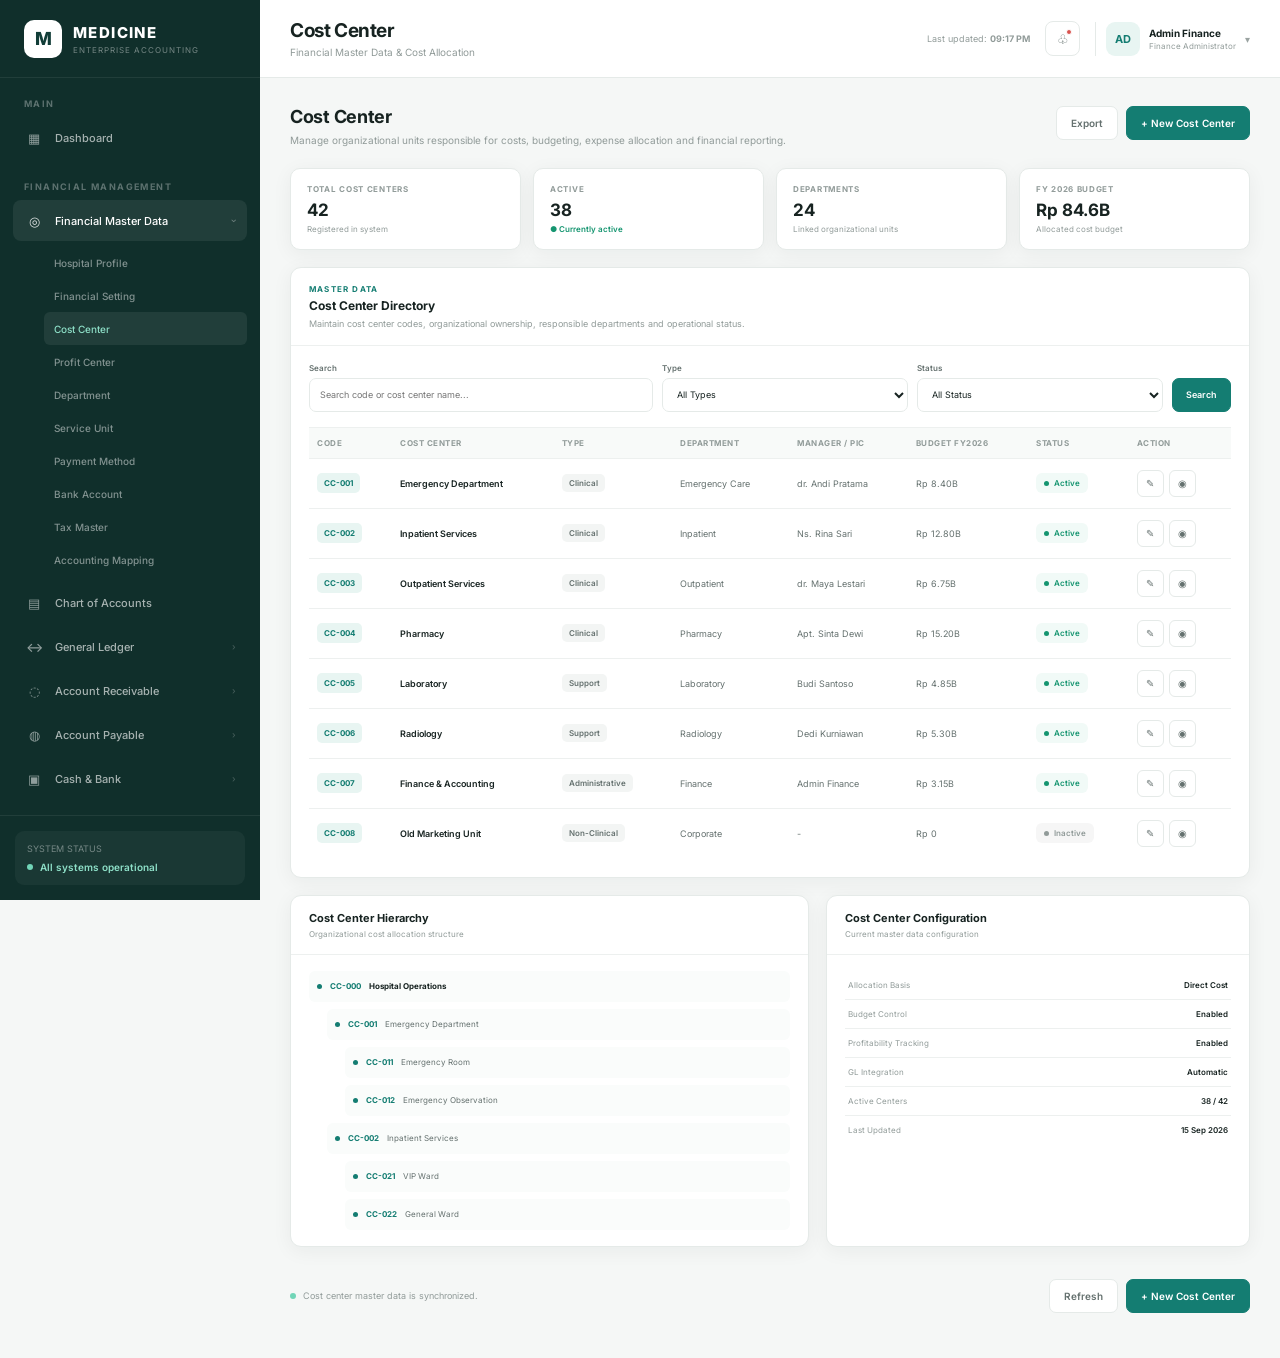
<file: financial-master-data/cost-center.html>
<!doctype html>
<html lang="en">
  <head>
    <meta charset="UTF-8" />
    <meta name="viewport" content="width=device-width, initial-scale=1.0" />

    <title>Cost Center | Medicine Enterprise Accounting</title>

    <link rel="preconnect" href="https://fonts.googleapis.com" />
    <link rel="preconnect" href="https://fonts.gstatic.com" crossorigin />

    <link
      href="https://fonts.googleapis.com/css2?family=Inter:wght@400;500;600;700;800&display=swap"
      rel="stylesheet"
    />

    <link href="../style.css" rel="stylesheet" />

    <style>
      /* =========================================================
       COST CENTER
       Page-specific styles only
    ========================================================= */

      .cost-header {
        display: flex;
        align-items: flex-start;
        justify-content: space-between;
        gap: 20px;
        margin-bottom: 20px;
      }

      .cost-header-text h2 {
        font-size: 18px;
        font-weight: 700;
        letter-spacing: -0.3px;
      }

      .cost-header-text p {
        margin-top: 5px;
        font-size: 10px;
        line-height: 1.6;
        color: var(--text-muted);
      }

      .cost-actions {
        display: flex;
        align-items: center;
        gap: 8px;
        flex-shrink: 0;
      }

      .cost-btn {
        height: 34px;
        padding: 0 14px;
        border-radius: 7px;
        border: 1px solid var(--border);
        background: white;
        color: var(--text-secondary);
        font-size: 10px;
        font-weight: 600;
        cursor: pointer;
      }

      .cost-btn:hover {
        background: var(--surface-soft);
        color: var(--text);
      }

      .cost-btn.primary {
        border-color: var(--primary);
        background: var(--primary);
        color: white;
      }

      .cost-btn.primary:hover {
        background: var(--primary-dark);
      }

      /* =========================================================
       SUMMARY
    ========================================================= */

      .cost-summary {
        display: grid;
        grid-template-columns: repeat(4, minmax(0, 1fr));
        gap: 12px;
        margin-bottom: 17px;
      }

      .cost-summary-card {
        padding: 15px 16px;
        background: white;
        border: 1px solid var(--border);
        border-radius: 10px;
        box-shadow: var(--shadow);
      }

      .cost-summary-label {
        font-size: 8px;
        font-weight: 700;
        color: var(--text-muted);
        letter-spacing: 0.7px;
        text-transform: uppercase;
      }

      .cost-summary-value {
        margin-top: 6px;
        font-size: 17px;
        font-weight: 700;
        color: var(--text);
      }

      .cost-summary-meta {
        margin-top: 4px;
        font-size: 8px;
        color: var(--text-muted);
      }

      .cost-summary-meta.success {
        color: var(--success);
        font-weight: 600;
      }

      /* =========================================================
       MAIN CARD
    ========================================================= */

      .cost-card {
        background: white;
        border: 1px solid var(--border);
        border-radius: 11px;
        box-shadow: var(--shadow);
        overflow: hidden;
        margin-bottom: 17px;
      }

      .cost-card-header {
        display: flex;
        align-items: flex-start;
        justify-content: space-between;
        gap: 15px;
        padding: 16px 18px 14px;
        border-bottom: 1px solid #edf0ef;
      }

      .cost-card-kicker {
        font-size: 8px;
        font-weight: 700;
        letter-spacing: 1.2px;
        color: var(--primary);
        text-transform: uppercase;
        margin-bottom: 4px;
      }

      .cost-card-title {
        font-size: 12px;
        font-weight: 700;
        color: var(--text);
      }

      .cost-card-description {
        margin-top: 4px;
        font-size: 9px;
        line-height: 1.5;
        color: var(--text-muted);
      }

      .cost-card-body {
        padding: 17px 18px 19px;
      }

      /* =========================================================
       FILTER
    ========================================================= */

      .cost-filter {
        display: grid;
        grid-template-columns: 1.4fr 1fr 1fr auto;
        gap: 9px;
        align-items: end;
        margin-bottom: 15px;
      }

      .cost-filter-group label {
        display: block;
        margin-bottom: 5px;
        font-size: 8px;
        font-weight: 600;
        color: var(--text-secondary);
      }

      .cost-input,
      .cost-select {
        width: 100%;
        height: 34px;
        padding: 0 10px;
        border: 1px solid var(--border);
        border-radius: 7px;
        background: white;
        color: var(--text);
        font-family: inherit;
        font-size: 9px;
        outline: none;
      }

      .cost-input:focus,
      .cost-select:focus {
        border-color: var(--primary);
        box-shadow: 0 0 0 3px rgba(20, 125, 114, 0.08);
      }

      .cost-search-btn {
        height: 34px;
        padding: 0 13px;
        border: 1px solid var(--primary);
        border-radius: 7px;
        background: var(--primary);
        color: white;
        font-family: inherit;
        font-size: 9px;
        font-weight: 600;
        cursor: pointer;
      }

      /* =========================================================
       TABLE
    ========================================================= */

      .cost-table-wrapper {
        overflow-x: auto;
      }

      .cost-table {
        width: 100%;
        min-width: 850px;
        border-collapse: collapse;
      }

      .cost-table th {
        padding: 10px 8px;
        background: #f8faf9;
        border-top: 1px solid #edf0ef;
        border-bottom: 1px solid #edf0ef;
        text-align: left;
        font-size: 8px;
        font-weight: 700;
        color: var(--text-muted);
        letter-spacing: 0.5px;
        text-transform: uppercase;
        white-space: nowrap;
      }

      .cost-table td {
        padding: 11px 8px;
        border-bottom: 1px solid #edf0ef;
        font-size: 9px;
        color: var(--text-secondary);
        vertical-align: middle;
      }

      .cost-table tbody tr:hover {
        background: #fafcfb;
      }

      .cost-table tbody tr:last-child td {
        border-bottom: none;
      }

      .cost-code {
        display: inline-flex;
        padding: 5px 7px;
        border-radius: 5px;
        background: var(--primary-soft);
        color: var(--primary);
        font-size: 8px;
        font-weight: 700;
      }

      .cost-name {
        font-weight: 600;
        color: var(--text);
      }

      .cost-type {
        display: inline-flex;
        padding: 4px 7px;
        border-radius: 5px;
        background: #f3f5f4;
        color: var(--text-secondary);
        font-size: 8px;
        font-weight: 600;
      }

      .cost-status {
        display: inline-flex;
        align-items: center;
        gap: 5px;
        padding: 5px 8px;
        border-radius: 6px;
        font-size: 8px;
        font-weight: 600;
      }

      .cost-status.active {
        background: #f1faf7;
        color: var(--success);
      }

      .cost-status.inactive {
        background: #f6f6f6;
        color: var(--text-muted);
      }

      .cost-status-dot {
        width: 5px;
        height: 5px;
        border-radius: 50%;
        background: currentColor;
      }

      .cost-actions-cell {
        display: flex;
        align-items: center;
        gap: 5px;
      }

      .table-action {
        width: 27px;
        height: 27px;
        display: inline-flex;
        align-items: center;
        justify-content: center;
        border: 1px solid var(--border);
        border-radius: 6px;
        background: white;
        color: var(--text-secondary);
        cursor: pointer;
        font-size: 10px;
      }

      .table-action:hover {
        color: var(--primary);
        border-color: var(--primary);
        background: var(--primary-soft);
      }

      /* =========================================================
       FORM CARD
    ========================================================= */

      .cost-form-grid {
        display: grid;
        grid-template-columns: repeat(3, minmax(0, 1fr));
        gap: 15px;
      }

      .cost-form-group {
        min-width: 0;
      }

      .cost-form-group.full {
        grid-column: 1 / -1;
      }

      .cost-form-group label {
        display: block;
        margin-bottom: 6px;
        font-size: 9px;
        font-weight: 600;
        color: var(--text-secondary);
      }

      .cost-form-group label span {
        color: var(--danger);
      }

      .cost-textarea {
        width: 100%;
        min-height: 72px;
        padding: 9px 10px;
        border: 1px solid var(--border);
        border-radius: 7px;
        resize: vertical;
        font-family: inherit;
        font-size: 9px;
        color: var(--text);
        outline: none;
      }

      .cost-textarea:focus {
        border-color: var(--primary);
        box-shadow: 0 0 0 3px rgba(20, 125, 114, 0.08);
      }

      /* =========================================================
       STATUS TOGGLE
    ========================================================= */

      .cost-status-box {
        height: 34px;
        display: flex;
        align-items: center;
        justify-content: space-between;
        padding: 0 10px;
        border: 1px solid var(--border);
        border-radius: 7px;
        background: #fafcfb;
      }

      .cost-status-label {
        display: flex;
        align-items: center;
        gap: 6px;
        color: var(--success);
        font-size: 8px;
        font-weight: 600;
      }

      .cost-toggle {
        position: relative;
        width: 31px;
        height: 17px;
        border: none;
        border-radius: 20px;
        background: var(--primary);
        cursor: pointer;
      }

      .cost-toggle::after {
        content: "";
        position: absolute;
        width: 11px;
        height: 11px;
        top: 3px;
        right: 3px;
        border-radius: 50%;
        background: white;
        transition: 0.2s ease;
      }

      .cost-toggle.off {
        background: #c8d0ce;
      }

      .cost-toggle.off::after {
        right: 17px;
      }

      /* =========================================================
       DETAIL GRID
    ========================================================= */

      .cost-detail-grid {
        display: grid;
        grid-template-columns: 1.1fr 0.9fr;
        gap: 17px;
        margin-bottom: 17px;
      }

      .cost-detail-card {
        background: white;
        border: 1px solid var(--border);
        border-radius: 11px;
        box-shadow: var(--shadow);
        overflow: hidden;
      }

      .cost-detail-header {
        padding: 15px 18px;
        border-bottom: 1px solid #edf0ef;
      }

      .cost-detail-title {
        font-size: 11px;
        font-weight: 700;
        color: var(--text);
      }

      .cost-detail-subtitle {
        margin-top: 4px;
        font-size: 8px;
        color: var(--text-muted);
      }

      .cost-detail-body {
        padding: 16px 18px;
      }

      /* HIERARCHY */

      .hierarchy-list {
        display: flex;
        flex-direction: column;
        gap: 7px;
      }

      .hierarchy-row {
        display: flex;
        align-items: center;
        gap: 8px;
        min-height: 31px;
        padding: 6px 8px;
        border-radius: 6px;
        background: #fafcfb;
        font-size: 8px;
        color: var(--text-secondary);
      }

      .hierarchy-row.level-1 {
        margin-left: 0;
        font-weight: 700;
        color: var(--text);
      }

      .hierarchy-row.level-2 {
        margin-left: 18px;
      }

      .hierarchy-row.level-3 {
        margin-left: 36px;
      }

      .hierarchy-line {
        width: 5px;
        height: 5px;
        border-radius: 50%;
        background: var(--primary);
        flex-shrink: 0;
      }

      .hierarchy-code {
        color: var(--primary);
        font-weight: 700;
      }

      /* INFO TABLE */

      .cost-info-table {
        width: 100%;
        border-collapse: collapse;
      }

      .cost-info-table tr {
        border-bottom: 1px solid #edf0ef;
      }

      .cost-info-table tr:last-child {
        border-bottom: none;
      }

      .cost-info-table td {
        padding: 9px 3px;
        font-size: 8px;
      }

      .cost-info-table td:first-child {
        color: var(--text-muted);
      }

      .cost-info-table td:last-child {
        text-align: right;
        color: var(--text);
        font-weight: 600;
      }

      /* FOOTER */

      .cost-footer {
        display: flex;
        align-items: center;
        justify-content: space-between;
        gap: 15px;
        padding: 15px 0 5px;
      }

      .cost-save-info {
        display: flex;
        align-items: center;
        gap: 7px;
        font-size: 9px;
        color: var(--text-muted);
      }

      /* =========================================================
       RESPONSIVE
    ========================================================= */

      @media (max-width: 1050px) {
        .cost-summary {
          grid-template-columns: repeat(2, minmax(0, 1fr));
        }

        .cost-filter {
          grid-template-columns: repeat(2, minmax(0, 1fr));
        }

        .cost-detail-grid {
          grid-template-columns: 1fr;
        }
      }

      @media (max-width: 850px) {
        .cost-form-grid {
          grid-template-columns: repeat(2, minmax(0, 1fr));
        }
      }

      @media (max-width: 700px) {
        .cost-header,
        .cost-footer {
          flex-direction: column;
          align-items: stretch;
        }

        .cost-actions {
          justify-content: flex-start;
        }

        .cost-summary {
          grid-template-columns: 1fr;
        }

        .cost-filter {
          grid-template-columns: 1fr;
        }

        .cost-form-grid {
          grid-template-columns: 1fr;
        }

        .cost-form-group.full {
          grid-column: auto;
        }
      }
    </style>
  </head>

  <body>
    <div class="app">
      <!-- =========================================================
         SIDEBAR
    ========================================================== -->

      <aside class="sidebar" id="sidebar">
        <div class="sidebar-brand">
          <div class="brand-logo">M</div>

          <div>
            <div class="brand-title">MEDICINE</div>

            <div class="brand-subtitle">Enterprise Accounting</div>
          </div>
        </div>

        <nav class="sidebar-nav">
          <!-- MAIN -->

          <div class="nav-section">
            <div class="nav-section-title">Main</div>

            <a href="../dashboard.html" class="nav-item">
              <span class="nav-icon">▦</span>
              <span class="nav-text">Dashboard</span>
            </a>
          </div>

          <!-- FINANCIAL MANAGEMENT -->

          <div class="nav-section">
            <div class="nav-section-title">Financial Management</div>

            <!-- FINANCIAL MASTER DATA -->

            <div class="nav-dropdown">
              <button
                class="nav-item nav-dropdown-toggle open"
                type="button"
                data-dropdown="financialMasterData"
              >
                <span class="nav-icon"> ◎ </span>

                <span class="nav-text"> Financial Master Data </span>

                <span class="nav-arrow"> › </span>
              </button>

              <div class="nav-submenu open" id="financialMasterData">
                <a href="hospital-profile.html" class="nav-subitem">
                  Hospital Profile
                </a>

                <a href="financial-setting.html" class="nav-subitem">
                  Financial Setting
                </a>

                <a href="cost-center.html" class="nav-subitem active">
                  Cost Center
                </a>

                <a href="profit-center.html" class="nav-subitem">
                  Profit Center
                </a>

                <a href="department.html" class="nav-subitem"> Department </a>

                <a href="service-unit.html" class="nav-subitem">
                  Service Unit
                </a>

                <a href="payment-method.html" class="nav-subitem">
                  Payment Method
                </a>

                <a href="bank-account.html" class="nav-subitem">
                  Bank Account
                </a>

                <a href="tax-master.html" class="nav-subitem"> Tax Master </a>

                <a href="accounting-mapping.html" class="nav-subitem">
                  Accounting Mapping
                </a>
              </div>
            </div>

            <!-- CHART OF ACCOUNTS -->

            <a
              href="../chart-of-accounts/chart-of-accounts.html"
              class="nav-item"
            >
              <span class="nav-icon">▤</span>
              <span class="nav-text">Chart of Accounts</span>
            </a>

            <!-- GENERAL LEDGER -->

            <div class="nav-dropdown">
              <button
                class="nav-item nav-dropdown-toggle"
                type="button"
                data-dropdown="generalLedger"
              >
                <span class="nav-icon">↔</span>
                <span class="nav-text">General Ledger</span>
                <span class="nav-arrow">›</span>
              </button>

              <div class="nav-submenu" id="generalLedger">
                <a
                  href="../general-ledger/journal-entry.html"
                  class="nav-subitem"
                >
                  Journal Entry
                </a>

                <a
                  href="../general-ledger/journal-list.html"
                  class="nav-subitem"
                >
                  Journal List
                </a>

                <a
                  href="../general-ledger/journal-posting.html"
                  class="nav-subitem"
                >
                  Journal Posting
                </a>

                <a href="../general-ledger/ledger.html" class="nav-subitem">
                  General Ledger
                </a>
              </div>
            </div>

            <!-- ACCOUNT RECEIVABLE -->

            <div class="nav-dropdown">
              <button
                class="nav-item nav-dropdown-toggle"
                type="button"
                data-dropdown="accountReceivable"
              >
                <span class="nav-icon">◌</span>
                <span class="nav-text">Account Receivable</span>
                <span class="nav-arrow">›</span>
              </button>

              <div class="nav-submenu" id="accountReceivable">
                <a
                  href="../account-receivable/ar-dashboard.html"
                  class="nav-subitem"
                >
                  AR Dashboard
                </a>

                <a
                  href="../account-receivable/customer.html"
                  class="nav-subitem"
                >
                  Customer
                </a>

                <a
                  href="../account-receivable/invoice.html"
                  class="nav-subitem"
                >
                  Invoice
                </a>

                <a
                  href="../account-receivable/receipt.html"
                  class="nav-subitem"
                >
                  Receipt
                </a>

                <a href="../account-receivable/aging.html" class="nav-subitem">
                  AR Aging
                </a>
              </div>
            </div>

            <!-- ACCOUNT PAYABLE -->

            <div class="nav-dropdown">
              <button
                class="nav-item nav-dropdown-toggle"
                type="button"
                data-dropdown="accountPayable"
              >
                <span class="nav-icon">◍</span>
                <span class="nav-text">Account Payable</span>
                <span class="nav-arrow">›</span>
              </button>

              <div class="nav-submenu" id="accountPayable">
                <a
                  href="../account-payable/ap-dashboard.html"
                  class="nav-subitem"
                >
                  AP Dashboard
                </a>

                <a href="../account-payable/vendor.html" class="nav-subitem">
                  Vendor
                </a>

                <a href="../account-payable/bill.html" class="nav-subitem">
                  Bill
                </a>

                <a href="../account-payable/payment.html" class="nav-subitem">
                  Payment
                </a>

                <a href="../account-payable/aging.html" class="nav-subitem">
                  AP Aging
                </a>
              </div>
            </div>

            <!-- CASH & BANK -->

            <div class="nav-dropdown">
              <button
                class="nav-item nav-dropdown-toggle"
                type="button"
                data-dropdown="cashBank"
              >
                <span class="nav-icon">▣</span>
                <span class="nav-text">Cash &amp; Bank</span>
                <span class="nav-arrow">›</span>
              </button>

              <div class="nav-submenu" id="cashBank">
                <a
                  href="../cash-bank/cash-bank-dashboard.html"
                  class="nav-subitem"
                >
                  Cash &amp; Bank Dashboard
                </a>

                <a href="../cash-bank/cash-account.html" class="nav-subitem">
                  Cash Account
                </a>

                <a href="../cash-bank/bank-account.html" class="nav-subitem">
                  Bank Account
                </a>

                <a href="../cash-bank/cash-receipt.html" class="nav-subitem">
                  Cash Receipt
                </a>

                <a
                  href="../cash-bank/cash-disbursement.html"
                  class="nav-subitem"
                >
                  Cash Disbursement
                </a>

                <a
                  href="../cash-bank/bank-reconciliation.html"
                  class="nav-subitem"
                >
                  Bank Reconciliation
                </a>
              </div>
            </div>
          </div>

          <!-- OPERATIONS -->

          <div class="nav-section">
            <div class="nav-section-title">Operations</div>

            <a href="../operations/revenue-management.html" class="nav-item">
              <span class="nav-icon">↗</span>
              <span class="nav-text">Revenue Management</span>
            </a>

            <a href="../operations/billing-integration.html" class="nav-item">
              <span class="nav-icon">▧</span>
              <span class="nav-text">Billing Integration</span>
            </a>

            <a href="../operations/bpjs-insurance.html" class="nav-item">
              <span class="nav-icon">✓</span>
              <span class="nav-text">BPJS &amp; Insurance</span>
            </a>

            <a href="../operations/pharmacy-accounting.html" class="nav-item">
              <span class="nav-icon">✚</span>
              <span class="nav-text">Pharmacy Accounting</span>
            </a>

            <a href="../operations/procurement.html" class="nav-item">
              <span class="nav-icon">⌁</span>
              <span class="nav-text">Procurement</span>
            </a>

            <a href="../operations/expense-management.html" class="nav-item">
              <span class="nav-icon">−</span>
              <span class="nav-text">Expense Management</span>
            </a>
          </div>

          <!-- MANAGEMENT -->

          <div class="nav-section">
            <div class="nav-section-title">Management</div>

            <a href="../management/fixed-asset.html" class="nav-item">
              <span class="nav-icon">▥</span>
              <span class="nav-text">Fixed Asset</span>
            </a>

            <a href="../management/budget-management.html" class="nav-item">
              <span class="nav-icon">◫</span>
              <span class="nav-text">Budget Management</span>
            </a>

            <a href="../management/payroll-accounting.html" class="nav-item">
              <span class="nav-icon">▥</span>
              <span class="nav-text">Payroll Accounting</span>
            </a>

            <a href="../management/tax-management.html" class="nav-item">
              <span class="nav-icon">%</span>
              <span class="nav-text">Tax Management</span>
            </a>

            <a href="../management/financial-closing.html" class="nav-item">
              <span class="nav-icon">◈</span>
              <span class="nav-text">Financial Closing</span>
            </a>
          </div>

          <!-- REPORTS -->

          <div class="nav-section">
            <div class="nav-section-title">Reports &amp; Intelligence</div>

            <a href="../reports/financial-statements.html" class="nav-item">
              <span class="nav-icon">▥</span>
              <span class="nav-text">Financial Statements</span>
            </a>

            <a href="../reports/hospital-profitability.html" class="nav-item">
              <span class="nav-icon">◒</span>
              <span class="nav-text">Hospital Profitability</span>
            </a>

            <a
              href="../reports/ai-accounting-intelligence.html"
              class="nav-item"
            >
              <span class="nav-icon">⌁</span>
              <span class="nav-text">AI Accounting Intelligence</span>
            </a>

            <a href="../reports/internal-control-audit.html" class="nav-item">
              <span class="nav-icon">◉</span>
              <span class="nav-text">Internal Control &amp; Audit</span>
            </a>
          </div>
        </nav>

        <div class="sidebar-footer">
          <div class="system-status">
            <div class="status-label">SYSTEM STATUS</div>

            <div class="status-value">
              <span class="status-dot"></span>
              All systems operational
            </div>
          </div>
        </div>
      </aside>

      <!-- =========================================================
         MAIN
    ========================================================== -->

      <section class="main">
        <!-- TOPBAR -->

        <header class="topbar">
          <div style="display: flex; align-items: center">
            <button class="mobile-menu" id="mobileMenu">☰</button>

            <div class="page-title">
              <h1>Cost Center</h1>

              <p>Financial Master Data &amp; Cost Allocation</p>
            </div>
          </div>

          <div class="topbar-right">
            <div class="last-updated">
              Last updated:
              <strong id="lastUpdated"> Just now </strong>
            </div>

            <button class="notification">
              ♧
              <span class="notification-badge"></span>
            </button>

            <div class="user-profile">
              <div class="user-avatar">AD</div>

              <div class="user-info">
                <strong> Admin Finance </strong>

                <span> Finance Administrator </span>
              </div>

              <button class="user-menu" id="logoutButton">▾</button>
            </div>
          </div>
        </header>

        <!-- =========================================================
           CONTENT
      ========================================================== -->

        <main class="content">
          <!-- PAGE HEADER -->

          <div class="cost-header">
            <div class="cost-header-text">
              <h2>Cost Center</h2>

              <p>
                Manage organizational units responsible for costs, budgeting,
                expense allocation and financial reporting.
              </p>
            </div>

            <div class="cost-actions">
              <button type="button" class="cost-btn" id="exportCostCenter">
                Export
              </button>

              <button type="button" class="cost-btn primary" id="newCostCenter">
                + New Cost Center
              </button>
            </div>
          </div>

          <!-- =====================================================
             SUMMARY
        ====================================================== -->

          <div class="cost-summary">
            <div class="cost-summary-card">
              <div class="cost-summary-label">Total Cost Centers</div>

              <div class="cost-summary-value" id="totalCostCenters">42</div>

              <div class="cost-summary-meta">Registered in system</div>
            </div>

            <div class="cost-summary-card">
              <div class="cost-summary-label">Active</div>

              <div class="cost-summary-value" id="activeCostCenters">38</div>

              <div class="cost-summary-meta success">● Currently active</div>
            </div>

            <div class="cost-summary-card">
              <div class="cost-summary-label">Departments</div>

              <div class="cost-summary-value">24</div>

              <div class="cost-summary-meta">Linked organizational units</div>
            </div>

            <div class="cost-summary-card">
              <div class="cost-summary-label">FY 2026 Budget</div>

              <div class="cost-summary-value">Rp 84.6B</div>

              <div class="cost-summary-meta">Allocated cost budget</div>
            </div>
          </div>

          <!-- =====================================================
             COST CENTER MASTER
        ====================================================== -->

          <section class="cost-card">
            <div class="cost-card-header">
              <div>
                <div class="cost-card-kicker">Master Data</div>

                <div class="cost-card-title">Cost Center Directory</div>

                <div class="cost-card-description">
                  Maintain cost center codes, organizational ownership,
                  responsible departments and operational status.
                </div>
              </div>
            </div>

            <div class="cost-card-body">
              <!-- FILTER -->

              <div class="cost-filter">
                <div class="cost-filter-group">
                  <label for="searchCostCenter"> Search </label>

                  <input
                    type="text"
                    id="searchCostCenter"
                    class="cost-input"
                    placeholder="Search code or cost center name..."
                  />
                </div>

                <div class="cost-filter-group">
                  <label for="costTypeFilter"> Type </label>

                  <select id="costTypeFilter" class="cost-select">
                    <option value="">All Types</option>

                    <option>Clinical</option>

                    <option>Non-Clinical</option>

                    <option>Administrative</option>

                    <option>Support</option>
                  </select>
                </div>

                <div class="cost-filter-group">
                  <label for="costStatusFilter"> Status </label>

                  <select id="costStatusFilter" class="cost-select">
                    <option value="">All Status</option>

                    <option>Active</option>

                    <option>Inactive</option>
                  </select>
                </div>

                <button
                  type="button"
                  class="cost-search-btn"
                  id="searchCostButton"
                >
                  Search
                </button>
              </div>

              <!-- TABLE -->

              <div class="cost-table-wrapper">
                <table class="cost-table" id="costCenterTable">
                  <thead>
                    <tr>
                      <th>Code</th>

                      <th>Cost Center</th>

                      <th>Type</th>

                      <th>Department</th>

                      <th>Manager / PIC</th>

                      <th>Budget FY2026</th>

                      <th>Status</th>

                      <th>Action</th>
                    </tr>
                  </thead>

                  <tbody>
                    <tr data-type="Clinical" data-status="Active">
                      <td>
                        <span class="cost-code"> CC-001 </span>
                      </td>

                      <td>
                        <span class="cost-name"> Emergency Department </span>
                      </td>

                      <td>
                        <span class="cost-type"> Clinical </span>
                      </td>

                      <td>Emergency Care</td>

                      <td>dr. Andi Pratama</td>

                      <td>Rp 8.40B</td>

                      <td>
                        <span class="cost-status active">
                          <span class="cost-status-dot"></span>
                          Active
                        </span>
                      </td>

                      <td>
                        <div class="cost-actions-cell">
                          <button
                            type="button"
                            class="table-action"
                            title="Edit"
                          >
                            ✎
                          </button>

                          <button
                            type="button"
                            class="table-action"
                            title="View"
                          >
                            ◉
                          </button>
                        </div>
                      </td>
                    </tr>

                    <tr data-type="Clinical" data-status="Active">
                      <td>
                        <span class="cost-code"> CC-002 </span>
                      </td>

                      <td>
                        <span class="cost-name"> Inpatient Services </span>
                      </td>

                      <td>
                        <span class="cost-type"> Clinical </span>
                      </td>

                      <td>Inpatient</td>

                      <td>Ns. Rina Sari</td>

                      <td>Rp 12.80B</td>

                      <td>
                        <span class="cost-status active">
                          <span class="cost-status-dot"></span>
                          Active
                        </span>
                      </td>

                      <td>
                        <div class="cost-actions-cell">
                          <button
                            type="button"
                            class="table-action"
                            title="Edit"
                          >
                            ✎
                          </button>

                          <button
                            type="button"
                            class="table-action"
                            title="View"
                          >
                            ◉
                          </button>
                        </div>
                      </td>
                    </tr>

                    <tr data-type="Clinical" data-status="Active">
                      <td>
                        <span class="cost-code"> CC-003 </span>
                      </td>

                      <td>
                        <span class="cost-name"> Outpatient Services </span>
                      </td>

                      <td>
                        <span class="cost-type"> Clinical </span>
                      </td>

                      <td>Outpatient</td>

                      <td>dr. Maya Lestari</td>

                      <td>Rp 6.75B</td>

                      <td>
                        <span class="cost-status active">
                          <span class="cost-status-dot"></span>
                          Active
                        </span>
                      </td>

                      <td>
                        <div class="cost-actions-cell">
                          <button
                            type="button"
                            class="table-action"
                            title="Edit"
                          >
                            ✎
                          </button>

                          <button
                            type="button"
                            class="table-action"
                            title="View"
                          >
                            ◉
                          </button>
                        </div>
                      </td>
                    </tr>

                    <tr data-type="Clinical" data-status="Active">
                      <td>
                        <span class="cost-code"> CC-004 </span>
                      </td>

                      <td>
                        <span class="cost-name"> Pharmacy </span>
                      </td>

                      <td>
                        <span class="cost-type"> Clinical </span>
                      </td>

                      <td>Pharmacy</td>

                      <td>Apt. Sinta Dewi</td>

                      <td>Rp 15.20B</td>

                      <td>
                        <span class="cost-status active">
                          <span class="cost-status-dot"></span>
                          Active
                        </span>
                      </td>

                      <td>
                        <div class="cost-actions-cell">
                          <button
                            type="button"
                            class="table-action"
                            title="Edit"
                          >
                            ✎
                          </button>

                          <button
                            type="button"
                            class="table-action"
                            title="View"
                          >
                            ◉
                          </button>
                        </div>
                      </td>
                    </tr>

                    <tr data-type="Support" data-status="Active">
                      <td>
                        <span class="cost-code"> CC-005 </span>
                      </td>

                      <td>
                        <span class="cost-name"> Laboratory </span>
                      </td>

                      <td>
                        <span class="cost-type"> Support </span>
                      </td>

                      <td>Laboratory</td>

                      <td>Budi Santoso</td>

                      <td>Rp 4.85B</td>

                      <td>
                        <span class="cost-status active">
                          <span class="cost-status-dot"></span>
                          Active
                        </span>
                      </td>

                      <td>
                        <div class="cost-actions-cell">
                          <button
                            type="button"
                            class="table-action"
                            title="Edit"
                          >
                            ✎
                          </button>

                          <button
                            type="button"
                            class="table-action"
                            title="View"
                          >
                            ◉
                          </button>
                        </div>
                      </td>
                    </tr>

                    <tr data-type="Support" data-status="Active">
                      <td>
                        <span class="cost-code"> CC-006 </span>
                      </td>

                      <td>
                        <span class="cost-name"> Radiology </span>
                      </td>

                      <td>
                        <span class="cost-type"> Support </span>
                      </td>

                      <td>Radiology</td>

                      <td>Dedi Kurniawan</td>

                      <td>Rp 5.30B</td>

                      <td>
                        <span class="cost-status active">
                          <span class="cost-status-dot"></span>
                          Active
                        </span>
                      </td>

                      <td>
                        <div class="cost-actions-cell">
                          <button
                            type="button"
                            class="table-action"
                            title="Edit"
                          >
                            ✎
                          </button>

                          <button
                            type="button"
                            class="table-action"
                            title="View"
                          >
                            ◉
                          </button>
                        </div>
                      </td>
                    </tr>

                    <tr data-type="Administrative" data-status="Active">
                      <td>
                        <span class="cost-code"> CC-007 </span>
                      </td>

                      <td>
                        <span class="cost-name">
                          Finance &amp; Accounting
                        </span>
                      </td>

                      <td>
                        <span class="cost-type"> Administrative </span>
                      </td>

                      <td>Finance</td>

                      <td>Admin Finance</td>

                      <td>Rp 3.15B</td>

                      <td>
                        <span class="cost-status active">
                          <span class="cost-status-dot"></span>
                          Active
                        </span>
                      </td>

                      <td>
                        <div class="cost-actions-cell">
                          <button
                            type="button"
                            class="table-action"
                            title="Edit"
                          >
                            ✎
                          </button>

                          <button
                            type="button"
                            class="table-action"
                            title="View"
                          >
                            ◉
                          </button>
                        </div>
                      </td>
                    </tr>

                    <tr data-type="Non-Clinical" data-status="Inactive">
                      <td>
                        <span class="cost-code"> CC-008 </span>
                      </td>

                      <td>
                        <span class="cost-name"> Old Marketing Unit </span>
                      </td>

                      <td>
                        <span class="cost-type"> Non-Clinical </span>
                      </td>

                      <td>Corporate</td>

                      <td>-</td>

                      <td>Rp 0</td>

                      <td>
                        <span class="cost-status inactive">
                          <span class="cost-status-dot"></span>
                          Inactive
                        </span>
                      </td>

                      <td>
                        <div class="cost-actions-cell">
                          <button
                            type="button"
                            class="table-action"
                            title="Edit"
                          >
                            ✎
                          </button>

                          <button
                            type="button"
                            class="table-action"
                            title="View"
                          >
                            ◉
                          </button>
                        </div>
                      </td>
                    </tr>
                  </tbody>
                </table>
              </div>
            </div>
          </section>

          <!-- =====================================================
             CREATE / EDIT FORM
        ====================================================== -->

          <section
            class="cost-card"
            id="costCenterFormCard"
            style="display: none"
          >
            <div class="cost-card-header">
              <div>
                <div class="cost-card-kicker">Master Data</div>

                <div class="cost-card-title">New Cost Center</div>

                <div class="cost-card-description">
                  Define the organizational and accounting attributes for the
                  new cost center.
                </div>
              </div>
            </div>

            <div class="cost-card-body">
              <div class="cost-form-grid">
                <div class="cost-form-group">
                  <label for="formCode">
                    Cost Center Code
                    <span>*</span>
                  </label>

                  <input
                    type="text"
                    id="formCode"
                    class="cost-input"
                    value="CC-009"
                  />
                </div>

                <div class="cost-form-group">
                  <label for="formName">
                    Cost Center Name
                    <span>*</span>
                  </label>

                  <input
                    type="text"
                    id="formName"
                    class="cost-input"
                    placeholder="Enter cost center name"
                  />
                </div>

                <div class="cost-form-group">
                  <label for="formType"> Cost Center Type </label>

                  <select id="formType" class="cost-select">
                    <option>Clinical</option>

                    <option selected>Non-Clinical</option>

                    <option>Administrative</option>

                    <option>Support</option>
                  </select>
                </div>

                <div class="cost-form-group">
                  <label for="formDepartment"> Department </label>

                  <select id="formDepartment" class="cost-select">
                    <option selected>Select Department</option>

                    <option>Emergency Care</option>

                    <option>Inpatient</option>

                    <option>Outpatient</option>

                    <option>Pharmacy</option>

                    <option>Laboratory</option>

                    <option>Radiology</option>

                    <option>Finance</option>

                    <option>Human Resources</option>

                    <option>Procurement</option>
                  </select>
                </div>

                <div class="cost-form-group">
                  <label for="formProfitCenter"> Profit Center </label>

                  <select id="formProfitCenter" class="cost-select">
                    <option selected>Select Profit Center</option>

                    <option>PC-001 · Hospital Services</option>

                    <option>PC-002 · Pharmacy</option>

                    <option>PC-003 · Laboratory</option>

                    <option>PC-004 · Diagnostic Services</option>
                  </select>
                </div>

                <div class="cost-form-group">
                  <label for="formManager"> Manager / PIC </label>

                  <input
                    type="text"
                    id="formManager"
                    class="cost-input"
                    placeholder="Responsible person"
                  />
                </div>

                <div class="cost-form-group">
                  <label for="formBudget"> Annual Budget FY2026 </label>

                  <input
                    type="text"
                    id="formBudget"
                    class="cost-input"
                    placeholder="0"
                  />
                </div>

                <div class="cost-form-group">
                  <label for="formParent"> Parent Cost Center </label>

                  <select id="formParent" class="cost-select">
                    <option selected>No Parent</option>

                    <option>CC-001 · Emergency Department</option>

                    <option>CC-002 · Inpatient Services</option>

                    <option>CC-007 · Finance &amp; Accounting</option>
                  </select>
                </div>

                <div class="cost-form-group">
                  <label> Status </label>

                  <div class="cost-status-box">
                    <div class="cost-status-label" id="formStatusLabel">
                      <span class="cost-status-dot"></span>

                      Active
                    </div>

                    <button
                      type="button"
                      class="cost-toggle"
                      id="formStatusToggle"
                    ></button>
                  </div>
                </div>

                <div class="cost-form-group full">
                  <label for="formDescription"> Description </label>

                  <textarea
                    id="formDescription"
                    class="cost-textarea"
                    placeholder="Describe the purpose and scope of this cost center..."
                  ></textarea>
                </div>
              </div>

              <div
                class="cost-actions"
                style="margin-top: 18px; justify-content: flex-end"
              >
                <button type="button" class="cost-btn" id="cancelForm">
                  Cancel
                </button>

                <button
                  type="button"
                  class="cost-btn primary"
                  id="saveCostCenter"
                >
                  Save Cost Center
                </button>
              </div>
            </div>
          </section>

          <!-- =====================================================
             DETAIL
        ====================================================== -->

          <div class="cost-detail-grid">
            <!-- HIERARCHY -->

            <section class="cost-detail-card">
              <div class="cost-detail-header">
                <div class="cost-detail-title">Cost Center Hierarchy</div>

                <div class="cost-detail-subtitle">
                  Organizational cost allocation structure
                </div>
              </div>

              <div class="cost-detail-body">
                <div class="hierarchy-list">
                  <div class="hierarchy-row level-1">
                    <span class="hierarchy-line"></span>

                    <span class="hierarchy-code"> CC-000 </span>

                    Hospital Operations
                  </div>

                  <div class="hierarchy-row level-2">
                    <span class="hierarchy-line"></span>

                    <span class="hierarchy-code"> CC-001 </span>

                    Emergency Department
                  </div>

                  <div class="hierarchy-row level-3">
                    <span class="hierarchy-line"></span>

                    <span class="hierarchy-code"> CC-011 </span>

                    Emergency Room
                  </div>

                  <div class="hierarchy-row level-3">
                    <span class="hierarchy-line"></span>

                    <span class="hierarchy-code"> CC-012 </span>

                    Emergency Observation
                  </div>

                  <div class="hierarchy-row level-2">
                    <span class="hierarchy-line"></span>

                    <span class="hierarchy-code"> CC-002 </span>

                    Inpatient Services
                  </div>

                  <div class="hierarchy-row level-3">
                    <span class="hierarchy-line"></span>

                    <span class="hierarchy-code"> CC-021 </span>

                    VIP Ward
                  </div>

                  <div class="hierarchy-row level-3">
                    <span class="hierarchy-line"></span>

                    <span class="hierarchy-code"> CC-022 </span>

                    General Ward
                  </div>
                </div>
              </div>
            </section>

            <!-- INFORMATION -->

            <section class="cost-detail-card">
              <div class="cost-detail-header">
                <div class="cost-detail-title">Cost Center Configuration</div>

                <div class="cost-detail-subtitle">
                  Current master data configuration
                </div>
              </div>

              <div class="cost-detail-body">
                <table class="cost-info-table">
                  <tbody>
                    <tr>
                      <td>Allocation Basis</td>

                      <td>Direct Cost</td>
                    </tr>

                    <tr>
                      <td>Budget Control</td>

                      <td>Enabled</td>
                    </tr>

                    <tr>
                      <td>Profitability Tracking</td>

                      <td>Enabled</td>
                    </tr>

                    <tr>
                      <td>GL Integration</td>

                      <td>Automatic</td>
                    </tr>

                    <tr>
                      <td>Active Centers</td>

                      <td>38 / 42</td>
                    </tr>

                    <tr>
                      <td>Last Updated</td>

                      <td>15 Sep 2026</td>
                    </tr>
                  </tbody>
                </table>
              </div>
            </section>
          </div>

          <!-- =====================================================
             FOOTER
        ====================================================== -->

          <div class="cost-footer">
            <div class="cost-save-info">
              <span class="status-dot"></span>

              <span id="costFooterMessage">
                Cost center master data is synchronized.
              </span>
            </div>

            <div class="cost-actions">
              <button type="button" class="cost-btn" id="refreshCostCenter">
                Refresh
              </button>

              <button
                type="button"
                class="cost-btn primary"
                id="newCostCenterBottom"
              >
                + New Cost Center
              </button>
            </div>
          </div>
        </main>
      </section>
    </div>

    <!-- =========================================================
       GLOBAL JS
  ========================================================== -->

    <script src="../app.js"></script>

    <!-- =========================================================
       PAGE-SPECIFIC JS
  ========================================================== -->

    <script>
      /* =========================================================
       ELEMENTS
    ========================================================= */

      const formCard = document.getElementById("costCenterFormCard");

      const footerMessage = document.getElementById("costFooterMessage");

      /* =========================================================
       OPEN FORM
    ========================================================= */

      function openCostCenterForm() {
        if (!formCard) {
          return;
        }

        formCard.style.display = "block";

        formCard.scrollIntoView({
          behavior: "smooth",
          block: "start",
        });

        setTimeout(function () {
          document.getElementById("formName")?.focus();
        }, 350);
      }

      document
        .getElementById("newCostCenter")
        ?.addEventListener("click", openCostCenterForm);

      document
        .getElementById("newCostCenterBottom")
        ?.addEventListener("click", openCostCenterForm);

      /* =========================================================
       CANCEL FORM
    ========================================================== */

      document
        .getElementById("cancelForm")
        ?.addEventListener("click", function () {
          formCard.style.display = "none";
        });

      /* =========================================================
       SAVE COST CENTER
    ========================================================== */

      document
        .getElementById("saveCostCenter")
        ?.addEventListener("click", function () {
          const code = document.getElementById("formCode")?.value.trim();

          const name = document.getElementById("formName")?.value.trim();

          if (!code || !name) {
            alert("Please complete Cost Center Code and Cost Center Name.");

            return;
          }

          alert(
            "Cost Center\n\n" +
              "Cost center saved successfully.\n\n" +
              "Code: " +
              code +
              "\nName: " +
              name,
          );

          formCard.style.display = "none";

          if (footerMessage) {
            footerMessage.textContent = "New cost center saved successfully.";
          }
        });

      /* =========================================================
       SEARCH / FILTER
    ========================================================== */

      function filterCostCenters() {
        const search =
          document
            .getElementById("searchCostCenter")
            ?.value.toLowerCase()
            .trim() || "";

        const type = document.getElementById("costTypeFilter")?.value || "";

        const status = document.getElementById("costStatusFilter")?.value || "";

        const rows = document.querySelectorAll("#costCenterTable tbody tr");

        rows.forEach(function (row) {
          const text = row.textContent.toLowerCase();

          const rowType = row.dataset.type || "";

          const rowStatus = row.dataset.status || "";

          const matchesSearch = !search || text.includes(search);

          const matchesType = !type || rowType === type;

          const matchesStatus = !status || rowStatus === status;

          row.style.display =
            matchesSearch && matchesType && matchesStatus ? "" : "none";
        });
      }

      document
        .getElementById("searchCostButton")
        ?.addEventListener("click", filterCostCenters);

      document
        .getElementById("searchCostCenter")
        ?.addEventListener("input", filterCostCenters);

      document
        .getElementById("costTypeFilter")
        ?.addEventListener("change", filterCostCenters);

      document
        .getElementById("costStatusFilter")
        ?.addEventListener("change", filterCostCenters);

      /* =========================================================
       STATUS TOGGLE
    ========================================================== */

      const statusToggle = document.getElementById("formStatusToggle");

      const statusLabel = document.getElementById("formStatusLabel");

      if (statusToggle) {
        statusToggle.addEventListener("click", function () {
          this.classList.toggle("off");

          if (this.classList.contains("off")) {
            statusLabel.innerHTML =
              '<span class="cost-status-dot"></span> Inactive';

            statusLabel.style.color = "var(--text-muted)";
          } else {
            statusLabel.innerHTML =
              '<span class="cost-status-dot"></span> Active';

            statusLabel.style.color = "var(--success)";
          }
        });
      }

      /* =========================================================
       TABLE ACTIONS
    ========================================================== */

      document.querySelectorAll(".table-action").forEach(function (button) {
        button.addEventListener("click", function () {
          const row = this.closest("tr");

          if (!row) {
            return;
          }

          const name = row.querySelector(".cost-name")?.textContent.trim();

          const code = row.querySelector(".cost-code")?.textContent.trim();

          if (this.title === "Edit") {
            alert("Edit Cost Center\n\n" + code + " · " + name);
          } else {
            alert("Cost Center Detail\n\n" + code + " · " + name);
          }
        });
      });

      /* =========================================================
       EXPORT
    ========================================================== */

      document
        .getElementById("exportCostCenter")
        ?.addEventListener("click", function () {
          alert(
            "Export Cost Center\n\n" +
              "Cost Center master data is ready for export.",
          );
        });

      /* =========================================================
       REFRESH
    ========================================================== */

      document
        .getElementById("refreshCostCenter")
        ?.addEventListener("click", function () {
          filterCostCenters();

          if (footerMessage) {
            footerMessage.textContent = "Cost center master data refreshed.";
          }
        });
    </script>
  </body>
</html>
</file>
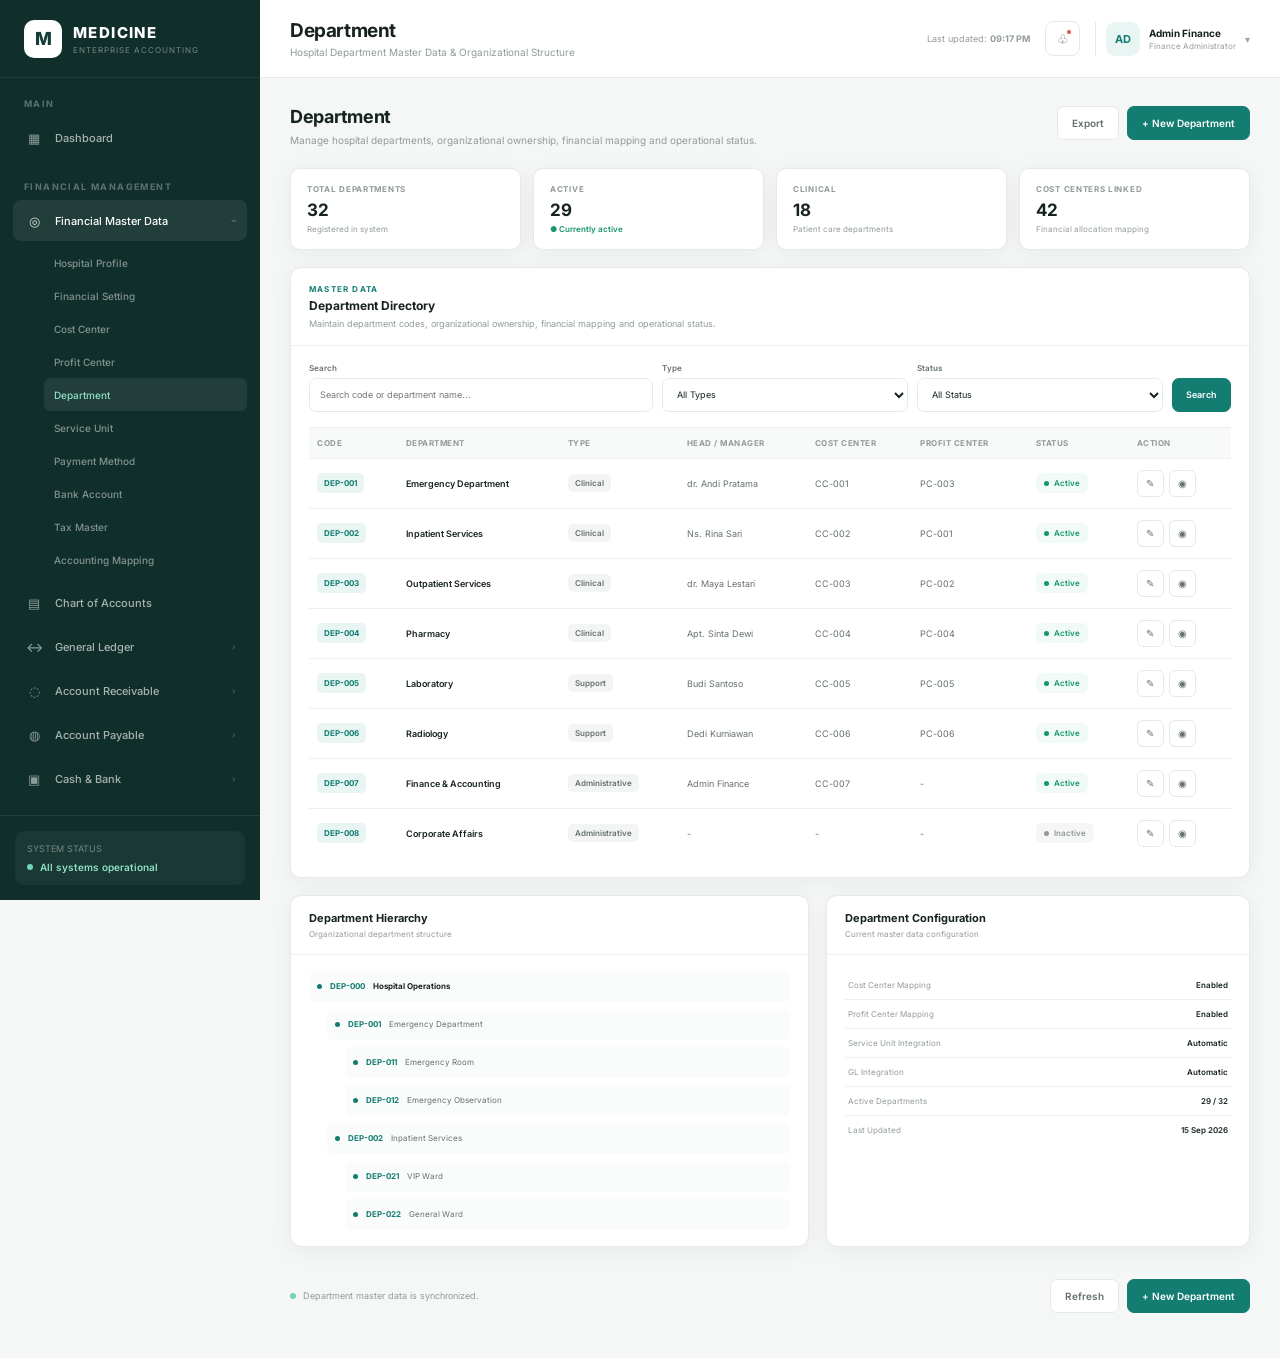
<file: financial-master-data/department.html>
<!doctype html>
<html lang="en">
  <head>
    <meta charset="UTF-8" />
    <meta name="viewport" content="width=device-width, initial-scale=1.0" />

    <title>Department | Medicine Enterprise Accounting</title>

    <link rel="preconnect" href="https://fonts.googleapis.com" />
    <link rel="preconnect" href="https://fonts.gstatic.com" crossorigin />

    <link
      href="https://fonts.googleapis.com/css2?family=Inter:wght@400;500;600;700;800&display=swap"
      rel="stylesheet"
    />

    <link href="../style.css" rel="stylesheet" />

    <style>
      /* =========================================================
       DEPARTMENT
       Page-specific styles only
    ========================================================= */
      .department-header {
        display: flex;
        align-items: flex-start;
        justify-content: space-between;
        gap: 20px;
        margin-bottom: 20px;
      }
      .department-header-text h2 {
        font-size: 18px;
        font-weight: 700;
        letter-spacing: -0.3px;
      }
      .department-header-text p {
        margin-top: 5px;
        font-size: 10px;
        line-height: 1.6;
        color: var(--text-muted);
      }
      .department-actions {
        display: flex;
        align-items: center;
        gap: 8px;
        flex-shrink: 0;
      }
      .department-btn {
        height: 34px;
        padding: 0 14px;
        border-radius: 7px;
        border: 1px solid var(--border);
        background: white;
        color: var(--text-secondary);
        font-size: 10px;
        font-weight: 600;
        cursor: pointer;
      }
      .department-btn:hover {
        background: var(--surface-soft);
        color: var(--text);
      }
      .department-btn.primary {
        border-color: var(--primary);
        background: var(--primary);
        color: white;
      }
      .department-btn.primary:hover {
        background: var(--primary-dark);
      }
      .department-summary {
        display: grid;
        grid-template-columns: repeat(4, minmax(0, 1fr));
        gap: 12px;
        margin-bottom: 17px;
      }
      .department-summary-card {
        padding: 15px 16px;
        background: white;
        border: 1px solid var(--border);
        border-radius: 10px;
        box-shadow: var(--shadow);
      }
      .department-summary-label {
        font-size: 8px;
        font-weight: 700;
        color: var(--text-muted);
        letter-spacing: 0.7px;
        text-transform: uppercase;
      }
      .department-summary-value {
        margin-top: 6px;
        font-size: 17px;
        font-weight: 700;
        color: var(--text);
      }
      .department-summary-meta {
        margin-top: 4px;
        font-size: 8px;
        color: var(--text-muted);
      }
      .department-summary-meta.success {
        color: var(--success);
        font-weight: 600;
      }
      .department-card {
        background: white;
        border: 1px solid var(--border);
        border-radius: 11px;
        box-shadow: var(--shadow);
        overflow: hidden;
        margin-bottom: 17px;
      }
      .department-card-header {
        display: flex;
        align-items: flex-start;
        justify-content: space-between;
        gap: 15px;
        padding: 16px 18px 14px;
        border-bottom: 1px solid #edf0ef;
      }
      .department-card-kicker {
        font-size: 8px;
        font-weight: 700;
        letter-spacing: 1.2px;
        color: var(--primary);
        text-transform: uppercase;
        margin-bottom: 4px;
      }
      .department-card-title {
        font-size: 12px;
        font-weight: 700;
        color: var(--text);
      }
      .department-card-description {
        margin-top: 4px;
        font-size: 9px;
        line-height: 1.5;
        color: var(--text-muted);
      }
      .department-card-body {
        padding: 17px 18px 19px;
      }
      .department-filter {
        display: grid;
        grid-template-columns: 1.4fr 1fr 1fr auto;
        gap: 9px;
        align-items: end;
        margin-bottom: 15px;
      }
      .department-filter-group label {
        display: block;
        margin-bottom: 5px;
        font-size: 8px;
        font-weight: 600;
        color: var(--text-secondary);
      }
      .department-input,
      .department-select {
        width: 100%;
        height: 34px;
        padding: 0 10px;
        border: 1px solid var(--border);
        border-radius: 7px;
        background: white;
        color: var(--text);
        font-family: inherit;
        font-size: 9px;
        outline: none;
      }
      .department-input:focus,
      .department-select:focus {
        border-color: var(--primary);
        box-shadow: 0 0 0 3px rgba(20, 125, 114, 0.08);
      }
      .department-search-btn {
        height: 34px;
        padding: 0 13px;
        border: 1px solid var(--primary);
        border-radius: 7px;
        background: var(--primary);
        color: white;
        font-family: inherit;
        font-size: 9px;
        font-weight: 600;
        cursor: pointer;
      }
      .department-table-wrapper {
        overflow-x: auto;
      }
      .department-table {
        width: 100%;
        min-width: 900px;
        border-collapse: collapse;
      }
      .department-table th {
        padding: 10px 8px;
        background: #f8faf9;
        border-top: 1px solid #edf0ef;
        border-bottom: 1px solid #edf0ef;
        text-align: left;
        font-size: 8px;
        font-weight: 700;
        color: var(--text-muted);
        letter-spacing: 0.5px;
        text-transform: uppercase;
        white-space: nowrap;
      }
      .department-table td {
        padding: 11px 8px;
        border-bottom: 1px solid #edf0ef;
        font-size: 9px;
        color: var(--text-secondary);
        vertical-align: middle;
      }
      .department-table tbody tr:hover {
        background: #fafcfb;
      }
      .department-table tbody tr:last-child td {
        border-bottom: none;
      }
      .department-code {
        display: inline-flex;
        padding: 5px 7px;
        border-radius: 5px;
        background: var(--primary-soft);
        color: var(--primary);
        font-size: 8px;
        font-weight: 700;
      }
      .department-name {
        font-weight: 600;
        color: var(--text);
      }
      .department-type {
        display: inline-flex;
        padding: 4px 7px;
        border-radius: 5px;
        background: #f3f5f4;
        color: var(--text-secondary);
        font-size: 8px;
        font-weight: 600;
      }
      .department-status {
        display: inline-flex;
        align-items: center;
        gap: 5px;
        padding: 5px 8px;
        border-radius: 6px;
        font-size: 8px;
        font-weight: 600;
      }
      .department-status.active {
        background: #f1faf7;
        color: var(--success);
      }
      .department-status.inactive {
        background: #f6f6f6;
        color: var(--text-muted);
      }
      .department-status-dot {
        width: 5px;
        height: 5px;
        border-radius: 50%;
        background: currentColor;
      }
      .department-actions-cell {
        display: flex;
        align-items: center;
        gap: 5px;
      }
      .department-table-action {
        width: 27px;
        height: 27px;
        display: inline-flex;
        align-items: center;
        justify-content: center;
        border: 1px solid var(--border);
        border-radius: 6px;
        background: white;
        color: var(--text-secondary);
        cursor: pointer;
        font-size: 10px;
      }
      .department-table-action:hover {
        color: var(--primary);
        border-color: var(--primary);
        background: var(--primary-soft);
      }
      .department-form-grid {
        display: grid;
        grid-template-columns: repeat(3, minmax(0, 1fr));
        gap: 15px;
      }
      .department-form-group {
        min-width: 0;
      }
      .department-form-group.full {
        grid-column: 1/-1;
      }
      .department-form-group label {
        display: block;
        margin-bottom: 6px;
        font-size: 9px;
        font-weight: 600;
        color: var(--text-secondary);
      }
      .department-form-group label span {
        color: var(--danger);
      }
      .department-textarea {
        width: 100%;
        min-height: 72px;
        padding: 9px 10px;
        border: 1px solid var(--border);
        border-radius: 7px;
        resize: vertical;
        font-family: inherit;
        font-size: 9px;
        color: var(--text);
        outline: none;
      }
      .department-textarea:focus {
        border-color: var(--primary);
        box-shadow: 0 0 0 3px rgba(20, 125, 114, 0.08);
      }
      .department-status-box {
        height: 34px;
        display: flex;
        align-items: center;
        justify-content: space-between;
        padding: 0 10px;
        border: 1px solid var(--border);
        border-radius: 7px;
        background: #fafcfb;
      }
      .department-status-label {
        display: flex;
        align-items: center;
        gap: 6px;
        color: var(--success);
        font-size: 8px;
        font-weight: 600;
      }
      .department-toggle {
        position: relative;
        width: 31px;
        height: 17px;
        border: none;
        border-radius: 20px;
        background: var(--primary);
        cursor: pointer;
      }
      .department-toggle:after {
        content: "";
        position: absolute;
        width: 11px;
        height: 11px;
        top: 3px;
        right: 3px;
        border-radius: 50%;
        background: white;
        transition: 0.2s ease;
      }
      .department-toggle.off {
        background: #c8d0ce;
      }
      .department-toggle.off:after {
        right: 17px;
      }
      .department-detail-grid {
        display: grid;
        grid-template-columns: 1.1fr 0.9fr;
        gap: 17px;
        margin-bottom: 17px;
      }
      .department-detail-card {
        background: white;
        border: 1px solid var(--border);
        border-radius: 11px;
        box-shadow: var(--shadow);
        overflow: hidden;
      }
      .department-detail-header {
        padding: 15px 18px;
        border-bottom: 1px solid #edf0ef;
      }
      .department-detail-title {
        font-size: 11px;
        font-weight: 700;
        color: var(--text);
      }
      .department-detail-subtitle {
        margin-top: 4px;
        font-size: 8px;
        color: var(--text-muted);
      }
      .department-detail-body {
        padding: 16px 18px;
      }
      .department-hierarchy-list {
        display: flex;
        flex-direction: column;
        gap: 7px;
      }
      .department-hierarchy-row {
        display: flex;
        align-items: center;
        gap: 8px;
        min-height: 31px;
        padding: 6px 8px;
        border-radius: 6px;
        background: #fafcfb;
        font-size: 8px;
        color: var(--text-secondary);
      }
      .department-hierarchy-row.level-1 {
        margin-left: 0;
        font-weight: 700;
        color: var(--text);
      }
      .department-hierarchy-row.level-2 {
        margin-left: 18px;
      }
      .department-hierarchy-row.level-3 {
        margin-left: 36px;
      }
      .department-hierarchy-line {
        width: 5px;
        height: 5px;
        border-radius: 50%;
        background: var(--primary);
        flex-shrink: 0;
      }
      .department-hierarchy-code {
        color: var(--primary);
        font-weight: 700;
      }
      .department-info-table {
        width: 100%;
        border-collapse: collapse;
      }
      .department-info-table tr {
        border-bottom: 1px solid #edf0ef;
      }
      .department-info-table tr:last-child {
        border-bottom: none;
      }
      .department-info-table td {
        padding: 9px 3px;
        font-size: 8px;
      }
      .department-info-table td:first-child {
        color: var(--text-muted);
      }
      .department-info-table td:last-child {
        text-align: right;
        color: var(--text);
        font-weight: 600;
      }
      .department-footer {
        display: flex;
        align-items: center;
        justify-content: space-between;
        gap: 15px;
        padding: 15px 0 5px;
      }
      .department-save-info {
        display: flex;
        align-items: center;
        gap: 7px;
        font-size: 9px;
        color: var(--text-muted);
      }
      @media (max-width: 1050px) {
        .department-summary {
          grid-template-columns: repeat(2, minmax(0, 1fr));
        }
        .department-filter {
          grid-template-columns: repeat(2, minmax(0, 1fr));
        }
        .department-detail-grid {
          grid-template-columns: 1fr;
        }
      }
      @media (max-width: 850px) {
        .department-form-grid {
          grid-template-columns: repeat(2, minmax(0, 1fr));
        }
      }
      @media (max-width: 700px) {
        .department-header,
        .department-footer {
          flex-direction: column;
          align-items: stretch;
        }
        .department-actions {
          justify-content: flex-start;
        }
        .department-summary {
          grid-template-columns: 1fr;
        }
        .department-filter {
          grid-template-columns: 1fr;
        }
        .department-form-grid {
          grid-template-columns: 1fr;
        }
        .department-form-group.full {
          grid-column: auto;
        }
      }
    </style>
  </head>

  <body>
    <div class="app">
      <!-- =========================================================
         SIDEBAR
    ========================================================== -->

      <aside class="sidebar" id="sidebar">
        <div class="sidebar-brand">
          <div class="brand-logo">M</div>

          <div>
            <div class="brand-title">MEDICINE</div>

            <div class="brand-subtitle">Enterprise Accounting</div>
          </div>
        </div>

        <nav class="sidebar-nav">
          <!-- MAIN -->

          <div class="nav-section">
            <div class="nav-section-title">Main</div>

            <a href="../dashboard.html" class="nav-item">
              <span class="nav-icon">▦</span>
              <span class="nav-text">Dashboard</span>
            </a>
          </div>

          <!-- FINANCIAL MANAGEMENT -->

          <div class="nav-section">
            <div class="nav-section-title">Financial Management</div>

            <!-- FINANCIAL MASTER DATA -->

            <div class="nav-dropdown">
              <button
                class="nav-item nav-dropdown-toggle open"
                type="button"
                data-dropdown="financialMasterData"
              >
                <span class="nav-icon"> ◎ </span>

                <span class="nav-text"> Financial Master Data </span>

                <span class="nav-arrow"> › </span>
              </button>

              <div class="nav-submenu open" id="financialMasterData">
                <a href="hospital-profile.html" class="nav-subitem">
                  Hospital Profile
                </a>

                <a href="financial-setting.html" class="nav-subitem">
                  Financial Setting
                </a>

                <a href="cost-center.html" class="nav-subitem"> Cost Center </a>

                <a href="profit-center.html" class="nav-subitem">
                  Profit Center
                </a>

                <a href="department.html" class="nav-subitem active">
                  Department
                </a>

                <a href="service-unit.html" class="nav-subitem">
                  Service Unit
                </a>

                <a href="payment-method.html" class="nav-subitem">
                  Payment Method
                </a>

                <a href="bank-account.html" class="nav-subitem">
                  Bank Account
                </a>

                <a href="tax-master.html" class="nav-subitem"> Tax Master </a>

                <a href="accounting-mapping.html" class="nav-subitem">
                  Accounting Mapping
                </a>
              </div>
            </div>

            <!-- CHART OF ACCOUNTS -->

            <a
              href="../chart-of-accounts/chart-of-accounts.html"
              class="nav-item"
            >
              <span class="nav-icon">▤</span>
              <span class="nav-text">Chart of Accounts</span>
            </a>

            <!-- GENERAL LEDGER -->

            <div class="nav-dropdown">
              <button
                class="nav-item nav-dropdown-toggle"
                type="button"
                data-dropdown="generalLedger"
              >
                <span class="nav-icon">↔</span>
                <span class="nav-text">General Ledger</span>
                <span class="nav-arrow">›</span>
              </button>

              <div class="nav-submenu" id="generalLedger">
                <a
                  href="../general-ledger/journal-entry.html"
                  class="nav-subitem"
                >
                  Journal Entry
                </a>

                <a
                  href="../general-ledger/journal-list.html"
                  class="nav-subitem"
                >
                  Journal List
                </a>

                <a
                  href="../general-ledger/journal-posting.html"
                  class="nav-subitem"
                >
                  Journal Posting
                </a>

                <a href="../general-ledger/ledger.html" class="nav-subitem">
                  General Ledger
                </a>
              </div>
            </div>

            <!-- ACCOUNT RECEIVABLE -->

            <div class="nav-dropdown">
              <button
                class="nav-item nav-dropdown-toggle"
                type="button"
                data-dropdown="accountReceivable"
              >
                <span class="nav-icon">◌</span>
                <span class="nav-text">Account Receivable</span>
                <span class="nav-arrow">›</span>
              </button>

              <div class="nav-submenu" id="accountReceivable">
                <a
                  href="../account-receivable/ar-dashboard.html"
                  class="nav-subitem"
                >
                  AR Dashboard
                </a>

                <a
                  href="../account-receivable/customer.html"
                  class="nav-subitem"
                >
                  Customer
                </a>

                <a
                  href="../account-receivable/invoice.html"
                  class="nav-subitem"
                >
                  Invoice
                </a>

                <a
                  href="../account-receivable/receipt.html"
                  class="nav-subitem"
                >
                  Receipt
                </a>

                <a href="../account-receivable/aging.html" class="nav-subitem">
                  AR Aging
                </a>
              </div>
            </div>

            <!-- ACCOUNT PAYABLE -->

            <div class="nav-dropdown">
              <button
                class="nav-item nav-dropdown-toggle"
                type="button"
                data-dropdown="accountPayable"
              >
                <span class="nav-icon">◍</span>
                <span class="nav-text">Account Payable</span>
                <span class="nav-arrow">›</span>
              </button>

              <div class="nav-submenu" id="accountPayable">
                <a
                  href="../account-payable/ap-dashboard.html"
                  class="nav-subitem"
                >
                  AP Dashboard
                </a>

                <a href="../account-payable/vendor.html" class="nav-subitem">
                  Vendor
                </a>

                <a href="../account-payable/bill.html" class="nav-subitem">
                  Bill
                </a>

                <a href="../account-payable/payment.html" class="nav-subitem">
                  Payment
                </a>

                <a href="../account-payable/aging.html" class="nav-subitem">
                  AP Aging
                </a>
              </div>
            </div>

            <!-- CASH & BANK -->

            <div class="nav-dropdown">
              <button
                class="nav-item nav-dropdown-toggle"
                type="button"
                data-dropdown="cashBank"
              >
                <span class="nav-icon">▣</span>
                <span class="nav-text">Cash &amp; Bank</span>
                <span class="nav-arrow">›</span>
              </button>

              <div class="nav-submenu" id="cashBank">
                <a
                  href="../cash-bank/cash-bank-dashboard.html"
                  class="nav-subitem"
                >
                  Cash &amp; Bank Dashboard
                </a>

                <a href="../cash-bank/cash-account.html" class="nav-subitem">
                  Cash Account
                </a>

                <a href="../cash-bank/bank-account.html" class="nav-subitem">
                  Bank Account
                </a>

                <a href="../cash-bank/cash-receipt.html" class="nav-subitem">
                  Cash Receipt
                </a>

                <a
                  href="../cash-bank/cash-disbursement.html"
                  class="nav-subitem"
                >
                  Cash Disbursement
                </a>

                <a
                  href="../cash-bank/bank-reconciliation.html"
                  class="nav-subitem"
                >
                  Bank Reconciliation
                </a>
              </div>
            </div>
          </div>

          <!-- OPERATIONS -->

          <div class="nav-section">
            <div class="nav-section-title">Operations</div>

            <a href="../operations/revenue-management.html" class="nav-item">
              <span class="nav-icon">↗</span>
              <span class="nav-text">Revenue Management</span>
            </a>

            <a href="../operations/billing-integration.html" class="nav-item">
              <span class="nav-icon">▧</span>
              <span class="nav-text">Billing Integration</span>
            </a>

            <a href="../operations/bpjs-insurance.html" class="nav-item">
              <span class="nav-icon">✓</span>
              <span class="nav-text">BPJS &amp; Insurance</span>
            </a>

            <a href="../operations/pharmacy-accounting.html" class="nav-item">
              <span class="nav-icon">✚</span>
              <span class="nav-text">Pharmacy Accounting</span>
            </a>

            <a href="../operations/procurement.html" class="nav-item">
              <span class="nav-icon">⌁</span>
              <span class="nav-text">Procurement</span>
            </a>

            <a href="../operations/expense-management.html" class="nav-item">
              <span class="nav-icon">−</span>
              <span class="nav-text">Expense Management</span>
            </a>
          </div>

          <!-- MANAGEMENT -->

          <div class="nav-section">
            <div class="nav-section-title">Management</div>

            <a href="../management/fixed-asset.html" class="nav-item">
              <span class="nav-icon">▥</span>
              <span class="nav-text">Fixed Asset</span>
            </a>

            <a href="../management/budget-management.html" class="nav-item">
              <span class="nav-icon">◫</span>
              <span class="nav-text">Budget Management</span>
            </a>

            <a href="../management/payroll-accounting.html" class="nav-item">
              <span class="nav-icon">▥</span>
              <span class="nav-text">Payroll Accounting</span>
            </a>

            <a href="../management/tax-management.html" class="nav-item">
              <span class="nav-icon">%</span>
              <span class="nav-text">Tax Management</span>
            </a>

            <a href="../management/financial-closing.html" class="nav-item">
              <span class="nav-icon">◈</span>
              <span class="nav-text">Financial Closing</span>
            </a>
          </div>

          <!-- REPORTS -->

          <div class="nav-section">
            <div class="nav-section-title">Reports &amp; Intelligence</div>

            <a href="../reports/financial-statements.html" class="nav-item">
              <span class="nav-icon">▥</span>
              <span class="nav-text">Financial Statements</span>
            </a>

            <a href="../reports/hospital-profitability.html" class="nav-item">
              <span class="nav-icon">◒</span>
              <span class="nav-text">Hospital Profitability</span>
            </a>

            <a
              href="../reports/ai-accounting-intelligence.html"
              class="nav-item"
            >
              <span class="nav-icon">⌁</span>
              <span class="nav-text">AI Accounting Intelligence</span>
            </a>

            <a href="../reports/internal-control-audit.html" class="nav-item">
              <span class="nav-icon">◉</span>
              <span class="nav-text">Internal Control &amp; Audit</span>
            </a>
          </div>
        </nav>

        <div class="sidebar-footer">
          <div class="system-status">
            <div class="status-label">SYSTEM STATUS</div>

            <div class="status-value">
              <span class="status-dot"></span>
              All systems operational
            </div>
          </div>
        </div>
      </aside>

      <!-- =========================================================
         MAIN
    ========================================================== -->

      <section class="main">
        <!-- TOPBAR -->

        <header class="topbar">
          <div style="display: flex; align-items: center">
            <button class="mobile-menu" id="mobileMenu">☰</button>

            <div class="page-title">
              <h1>Department</h1>

              <p>
                Hospital Department Master Data &amp; Organizational Structure
              </p>
            </div>
          </div>

          <div class="topbar-right">
            <div class="last-updated">
              Last updated:
              <strong id="lastUpdated"> Just now </strong>
            </div>

            <button class="notification">
              ♧
              <span class="notification-badge"></span>
            </button>

            <div class="user-profile">
              <div class="user-avatar">AD</div>

              <div class="user-info">
                <strong> Admin Finance </strong>

                <span> Finance Administrator </span>
              </div>

              <button class="user-menu" id="logoutButton">▾</button>
            </div>
          </div>
        </header>

        <!-- =========================================================
           CONTENT
      ========================================================== -->

        <main class="content">
          <div class="department-header">
            <div class="department-header-text">
              <h2>Department</h2>
              <p>
                Manage hospital departments, organizational ownership, financial
                mapping and operational status.
              </p>
            </div>
            <div class="department-actions">
              <button
                type="button"
                class="department-btn"
                id="exportDepartment"
              >
                Export
              </button>
              <button
                type="button"
                class="department-btn primary"
                id="newDepartment"
              >
                + New Department
              </button>
            </div>
          </div>

          <div class="department-summary">
            <div class="department-summary-card">
              <div class="department-summary-label">Total Departments</div>
              <div class="department-summary-value" id="totalDepartments">
                32
              </div>
              <div class="department-summary-meta">Registered in system</div>
            </div>
            <div class="department-summary-card">
              <div class="department-summary-label">Active</div>
              <div class="department-summary-value" id="activeDepartments">
                29
              </div>
              <div class="department-summary-meta success">
                ● Currently active
              </div>
            </div>
            <div class="department-summary-card">
              <div class="department-summary-label">Clinical</div>
              <div class="department-summary-value">18</div>
              <div class="department-summary-meta">
                Patient care departments
              </div>
            </div>
            <div class="department-summary-card">
              <div class="department-summary-label">Cost Centers Linked</div>
              <div class="department-summary-value">42</div>
              <div class="department-summary-meta">
                Financial allocation mapping
              </div>
            </div>
          </div>

          <section class="department-card">
            <div class="department-card-header">
              <div>
                <div class="department-card-kicker">Master Data</div>
                <div class="department-card-title">Department Directory</div>
                <div class="department-card-description">
                  Maintain department codes, organizational ownership, financial
                  mapping and operational status.
                </div>
              </div>
            </div>
            <div class="department-card-body">
              <div class="department-filter">
                <div class="department-filter-group">
                  <label for="searchDepartment">Search</label
                  ><input
                    type="text"
                    id="searchDepartment"
                    class="department-input"
                    placeholder="Search code or department name..."
                  />
                </div>
                <div class="department-filter-group">
                  <label for="departmentTypeFilter">Type</label
                  ><select id="departmentTypeFilter" class="department-select">
                    <option value="">All Types</option>
                    <option>Clinical</option>
                    <option>Support</option>
                    <option>Administrative</option>
                  </select>
                </div>
                <div class="department-filter-group">
                  <label for="departmentStatusFilter">Status</label
                  ><select
                    id="departmentStatusFilter"
                    class="department-select"
                  >
                    <option value="">All Status</option>
                    <option>Active</option>
                    <option>Inactive</option>
                  </select>
                </div>
                <button
                  type="button"
                  class="department-search-btn"
                  id="searchDepartmentButton"
                >
                  Search
                </button>
              </div>

              <div class="department-table-wrapper">
                <table class="department-table" id="departmentTable">
                  <thead>
                    <tr>
                      <th>Code</th>
                      <th>Department</th>
                      <th>Type</th>
                      <th>Head / Manager</th>
                      <th>Cost Center</th>
                      <th>Profit Center</th>
                      <th>Status</th>
                      <th>Action</th>
                    </tr>
                  </thead>
                  <tbody>
                    <tr data-type="Clinical" data-status="Active">
                      <td><span class="department-code">DEP-001</span></td>
                      <td>
                        <span class="department-name"
                          >Emergency Department</span
                        >
                      </td>
                      <td><span class="department-type">Clinical</span></td>
                      <td>dr. Andi Pratama</td>
                      <td>CC-001</td>
                      <td>PC-003</td>
                      <td>
                        <span class="department-status active"
                          ><span class="department-status-dot"></span
                          >Active</span
                        >
                      </td>
                      <td>
                        <div class="department-actions-cell">
                          <button
                            type="button"
                            class="department-table-action"
                            title="Edit"
                          >
                            ✎</button
                          ><button
                            type="button"
                            class="department-table-action"
                            title="View"
                          >
                            ◉
                          </button>
                        </div>
                      </td>
                    </tr>
                    <tr data-type="Clinical" data-status="Active">
                      <td><span class="department-code">DEP-002</span></td>
                      <td>
                        <span class="department-name">Inpatient Services</span>
                      </td>
                      <td><span class="department-type">Clinical</span></td>
                      <td>Ns. Rina Sari</td>
                      <td>CC-002</td>
                      <td>PC-001</td>
                      <td>
                        <span class="department-status active"
                          ><span class="department-status-dot"></span
                          >Active</span
                        >
                      </td>
                      <td>
                        <div class="department-actions-cell">
                          <button
                            type="button"
                            class="department-table-action"
                            title="Edit"
                          >
                            ✎</button
                          ><button
                            type="button"
                            class="department-table-action"
                            title="View"
                          >
                            ◉
                          </button>
                        </div>
                      </td>
                    </tr>
                    <tr data-type="Clinical" data-status="Active">
                      <td><span class="department-code">DEP-003</span></td>
                      <td>
                        <span class="department-name">Outpatient Services</span>
                      </td>
                      <td><span class="department-type">Clinical</span></td>
                      <td>dr. Maya Lestari</td>
                      <td>CC-003</td>
                      <td>PC-002</td>
                      <td>
                        <span class="department-status active"
                          ><span class="department-status-dot"></span
                          >Active</span
                        >
                      </td>
                      <td>
                        <div class="department-actions-cell">
                          <button
                            type="button"
                            class="department-table-action"
                            title="Edit"
                          >
                            ✎</button
                          ><button
                            type="button"
                            class="department-table-action"
                            title="View"
                          >
                            ◉
                          </button>
                        </div>
                      </td>
                    </tr>
                    <tr data-type="Clinical" data-status="Active">
                      <td><span class="department-code">DEP-004</span></td>
                      <td><span class="department-name">Pharmacy</span></td>
                      <td><span class="department-type">Clinical</span></td>
                      <td>Apt. Sinta Dewi</td>
                      <td>CC-004</td>
                      <td>PC-004</td>
                      <td>
                        <span class="department-status active"
                          ><span class="department-status-dot"></span
                          >Active</span
                        >
                      </td>
                      <td>
                        <div class="department-actions-cell">
                          <button
                            type="button"
                            class="department-table-action"
                            title="Edit"
                          >
                            ✎</button
                          ><button
                            type="button"
                            class="department-table-action"
                            title="View"
                          >
                            ◉
                          </button>
                        </div>
                      </td>
                    </tr>
                    <tr data-type="Support" data-status="Active">
                      <td><span class="department-code">DEP-005</span></td>
                      <td><span class="department-name">Laboratory</span></td>
                      <td><span class="department-type">Support</span></td>
                      <td>Budi Santoso</td>
                      <td>CC-005</td>
                      <td>PC-005</td>
                      <td>
                        <span class="department-status active"
                          ><span class="department-status-dot"></span
                          >Active</span
                        >
                      </td>
                      <td>
                        <div class="department-actions-cell">
                          <button
                            type="button"
                            class="department-table-action"
                            title="Edit"
                          >
                            ✎</button
                          ><button
                            type="button"
                            class="department-table-action"
                            title="View"
                          >
                            ◉
                          </button>
                        </div>
                      </td>
                    </tr>
                    <tr data-type="Support" data-status="Active">
                      <td><span class="department-code">DEP-006</span></td>
                      <td><span class="department-name">Radiology</span></td>
                      <td><span class="department-type">Support</span></td>
                      <td>Dedi Kurniawan</td>
                      <td>CC-006</td>
                      <td>PC-006</td>
                      <td>
                        <span class="department-status active"
                          ><span class="department-status-dot"></span
                          >Active</span
                        >
                      </td>
                      <td>
                        <div class="department-actions-cell">
                          <button
                            type="button"
                            class="department-table-action"
                            title="Edit"
                          >
                            ✎</button
                          ><button
                            type="button"
                            class="department-table-action"
                            title="View"
                          >
                            ◉
                          </button>
                        </div>
                      </td>
                    </tr>
                    <tr data-type="Administrative" data-status="Active">
                      <td><span class="department-code">DEP-007</span></td>
                      <td>
                        <span class="department-name"
                          >Finance &amp; Accounting</span
                        >
                      </td>
                      <td>
                        <span class="department-type">Administrative</span>
                      </td>
                      <td>Admin Finance</td>
                      <td>CC-007</td>
                      <td>-</td>
                      <td>
                        <span class="department-status active"
                          ><span class="department-status-dot"></span
                          >Active</span
                        >
                      </td>
                      <td>
                        <div class="department-actions-cell">
                          <button
                            type="button"
                            class="department-table-action"
                            title="Edit"
                          >
                            ✎</button
                          ><button
                            type="button"
                            class="department-table-action"
                            title="View"
                          >
                            ◉
                          </button>
                        </div>
                      </td>
                    </tr>
                    <tr data-type="Administrative" data-status="Inactive">
                      <td><span class="department-code">DEP-008</span></td>
                      <td>
                        <span class="department-name">Corporate Affairs</span>
                      </td>
                      <td>
                        <span class="department-type">Administrative</span>
                      </td>
                      <td>-</td>
                      <td>-</td>
                      <td>-</td>
                      <td>
                        <span class="department-status inactive"
                          ><span class="department-status-dot"></span
                          >Inactive</span
                        >
                      </td>
                      <td>
                        <div class="department-actions-cell">
                          <button
                            type="button"
                            class="department-table-action"
                            title="Edit"
                          >
                            ✎</button
                          ><button
                            type="button"
                            class="department-table-action"
                            title="View"
                          >
                            ◉
                          </button>
                        </div>
                      </td>
                    </tr>
                  </tbody>
                </table>
              </div>
            </div>
          </section>

          <section
            class="department-card"
            id="departmentFormCard"
            style="display: none"
          >
            <div class="department-card-header">
              <div>
                <div class="department-card-kicker">Master Data</div>
                <div class="department-card-title">New Department</div>
                <div class="department-card-description">
                  Define organizational and accounting attributes for the new
                  department.
                </div>
              </div>
            </div>
            <div class="department-card-body">
              <div class="department-form-grid">
                <div class="department-form-group">
                  <label for="formCode">Department Code <span>*</span></label
                  ><input
                    type="text"
                    id="formCode"
                    class="department-input"
                    value="DEP-009"
                  />
                </div>
                <div class="department-form-group">
                  <label for="formName">Department Name <span>*</span></label
                  ><input
                    type="text"
                    id="formName"
                    class="department-input"
                    placeholder="Enter department name"
                  />
                </div>
                <div class="department-form-group">
                  <label for="formType">Department Type</label
                  ><select id="formType" class="department-select">
                    <option selected>Clinical</option>
                    <option>Support</option>
                    <option>Administrative</option>
                  </select>
                </div>
                <div class="department-form-group">
                  <label for="formManager">Head / Manager</label
                  ><input
                    type="text"
                    id="formManager"
                    class="department-input"
                    placeholder="Responsible person"
                  />
                </div>
                <div class="department-form-group">
                  <label for="formCostCenter">Cost Center</label
                  ><select id="formCostCenter" class="department-select">
                    <option selected>Select Cost Center</option>
                    <option>CC-001 · Emergency Department</option>
                    <option>CC-002 · Inpatient Services</option>
                    <option>CC-003 · Outpatient Services</option>
                    <option>CC-004 · Pharmacy</option>
                    <option>CC-005 · Laboratory</option>
                    <option>CC-006 · Radiology</option>
                    <option>CC-007 · Finance &amp; Accounting</option>
                  </select>
                </div>
                <div class="department-form-group">
                  <label for="formProfitCenter">Profit Center</label
                  ><select id="formProfitCenter" class="department-select">
                    <option selected>Select Profit Center</option>
                    <option>PC-001 · Inpatient Services</option>
                    <option>PC-002 · Outpatient Services</option>
                    <option>PC-003 · Emergency Services</option>
                    <option>PC-004 · Pharmacy Services</option>
                    <option>PC-005 · Laboratory Services</option>
                    <option>PC-006 · Radiology Services</option>
                  </select>
                </div>
                <div class="department-form-group">
                  <label for="formParent">Parent Department</label
                  ><select id="formParent" class="department-select">
                    <option selected>No Parent</option>
                    <option>Clinical Services</option>
                    <option>Medical Support</option>
                    <option>Corporate Services</option>
                  </select>
                </div>
                <div class="department-form-group">
                  <label for="formLevel">Department Level</label
                  ><select id="formLevel" class="department-select">
                    <option>Level 1 · Directorate</option>
                    <option selected>Level 2 · Department</option>
                    <option>Level 3 · Sub Department</option>
                    <option>Level 4 · Unit</option>
                  </select>
                </div>
                <div class="department-form-group">
                  <label>Status</label>
                  <div class="department-status-box">
                    <div class="department-status-label" id="formStatusLabel">
                      <span class="department-status-dot"></span>Active
                    </div>
                    <button
                      type="button"
                      class="department-toggle"
                      id="formStatusToggle"
                    ></button>
                  </div>
                </div>
                <div class="department-form-group full">
                  <label for="formDescription">Description</label
                  ><textarea
                    id="formDescription"
                    class="department-textarea"
                    placeholder="Describe the purpose and scope of this department..."
                  ></textarea>
                </div>
              </div>
              <div
                class="department-actions"
                style="margin-top: 18px; justify-content: flex-end"
              >
                <button
                  type="button"
                  class="department-btn"
                  id="cancelDepartmentForm"
                >
                  Cancel</button
                ><button
                  type="button"
                  class="department-btn primary"
                  id="saveDepartment"
                >
                  Save Department
                </button>
              </div>
            </div>
          </section>

          <div class="department-detail-grid">
            <section class="department-detail-card">
              <div class="department-detail-header">
                <div class="department-detail-title">Department Hierarchy</div>
                <div class="department-detail-subtitle">
                  Organizational department structure
                </div>
              </div>
              <div class="department-detail-body">
                <div class="department-hierarchy-list">
                  <div class="department-hierarchy-row level-1">
                    <span class="department-hierarchy-line"></span
                    ><span class="department-hierarchy-code">DEP-000</span>
                    Hospital Operations
                  </div>
                  <div class="department-hierarchy-row level-2">
                    <span class="department-hierarchy-line"></span
                    ><span class="department-hierarchy-code">DEP-001</span>
                    Emergency Department
                  </div>
                  <div class="department-hierarchy-row level-3">
                    <span class="department-hierarchy-line"></span
                    ><span class="department-hierarchy-code">DEP-011</span>
                    Emergency Room
                  </div>
                  <div class="department-hierarchy-row level-3">
                    <span class="department-hierarchy-line"></span
                    ><span class="department-hierarchy-code">DEP-012</span>
                    Emergency Observation
                  </div>
                  <div class="department-hierarchy-row level-2">
                    <span class="department-hierarchy-line"></span
                    ><span class="department-hierarchy-code">DEP-002</span>
                    Inpatient Services
                  </div>
                  <div class="department-hierarchy-row level-3">
                    <span class="department-hierarchy-line"></span
                    ><span class="department-hierarchy-code">DEP-021</span> VIP
                    Ward
                  </div>
                  <div class="department-hierarchy-row level-3">
                    <span class="department-hierarchy-line"></span
                    ><span class="department-hierarchy-code">DEP-022</span>
                    General Ward
                  </div>
                </div>
              </div>
            </section>

            <section class="department-detail-card">
              <div class="department-detail-header">
                <div class="department-detail-title">
                  Department Configuration
                </div>
                <div class="department-detail-subtitle">
                  Current master data configuration
                </div>
              </div>
              <div class="department-detail-body">
                <table class="department-info-table">
                  <tbody>
                    <tr>
                      <td>Cost Center Mapping</td>
                      <td>Enabled</td>
                    </tr>
                    <tr>
                      <td>Profit Center Mapping</td>
                      <td>Enabled</td>
                    </tr>
                    <tr>
                      <td>Service Unit Integration</td>
                      <td>Automatic</td>
                    </tr>
                    <tr>
                      <td>GL Integration</td>
                      <td>Automatic</td>
                    </tr>
                    <tr>
                      <td>Active Departments</td>
                      <td>29 / 32</td>
                    </tr>
                    <tr>
                      <td>Last Updated</td>
                      <td>15 Sep 2026</td>
                    </tr>
                  </tbody>
                </table>
              </div>
            </section>
          </div>

          <div class="department-footer">
            <div class="department-save-info">
              <span class="status-dot"></span
              ><span id="departmentFooterMessage"
                >Department master data is synchronized.</span
              >
            </div>
            <div class="department-actions">
              <button
                type="button"
                class="department-btn"
                id="refreshDepartment"
              >
                Refresh</button
              ><button
                type="button"
                class="department-btn primary"
                id="newDepartmentBottom"
              >
                + New Department
              </button>
            </div>
          </div>
        </main>
      </section>
    </div>

    <!-- =========================================================
       GLOBAL JS
  ========================================================== -->

    <script src="../app.js"></script>

    <!-- =========================================================
       PAGE-SPECIFIC JS
    ========================================================== -->
    <script>
      const departmentFormCard = document.getElementById("departmentFormCard");
      const departmentFooterMessage = document.getElementById(
        "departmentFooterMessage",
      );

      function openDepartmentForm() {
        if (!departmentFormCard) return;
        departmentFormCard.style.display = "block";
        departmentFormCard.scrollIntoView({
          behavior: "smooth",
          block: "start",
        });
        setTimeout(function () {
          document.getElementById("formName")?.focus();
        }, 350);
      }

      document
        .getElementById("newDepartment")
        ?.addEventListener("click", openDepartmentForm);
      document
        .getElementById("newDepartmentBottom")
        ?.addEventListener("click", openDepartmentForm);

      document
        .getElementById("cancelDepartmentForm")
        ?.addEventListener("click", function () {
          departmentFormCard.style.display = "none";
        });

      document
        .getElementById("saveDepartment")
        ?.addEventListener("click", function () {
          const code = document.getElementById("formCode")?.value.trim();
          const name = document.getElementById("formName")?.value.trim();
          if (!code || !name) {
            alert("Please complete Department Code and Department Name.");
            return;
          }
          alert(
            "Department\n\nDepartment saved successfully.\n\nCode: " +
              code +
              "\nName: " +
              name,
          );
          departmentFormCard.style.display = "none";
          if (departmentFooterMessage)
            departmentFooterMessage.textContent =
              "New department saved successfully.";
        });

      function filterDepartments() {
        const search =
          document
            .getElementById("searchDepartment")
            ?.value.toLowerCase()
            .trim() || "";
        const type =
          document.getElementById("departmentTypeFilter")?.value || "";
        const status =
          document.getElementById("departmentStatusFilter")?.value || "";
        document
          .querySelectorAll("#departmentTable tbody tr")
          .forEach(function (row) {
            const text = row.textContent.toLowerCase();
            const rowType = row.dataset.type || "";
            const rowStatus = row.dataset.status || "";
            row.style.display =
              (!search || text.includes(search)) &&
              (!type || rowType === type) &&
              (!status || rowStatus === status)
                ? ""
                : "none";
          });
      }

      document
        .getElementById("searchDepartmentButton")
        ?.addEventListener("click", filterDepartments);
      document
        .getElementById("searchDepartment")
        ?.addEventListener("input", filterDepartments);
      document
        .getElementById("departmentTypeFilter")
        ?.addEventListener("change", filterDepartments);
      document
        .getElementById("departmentStatusFilter")
        ?.addEventListener("change", filterDepartments);

      const departmentStatusToggle =
        document.getElementById("formStatusToggle");
      const departmentStatusLabel = document.getElementById("formStatusLabel");
      departmentStatusToggle?.addEventListener("click", function () {
        this.classList.toggle("off");
        const inactive = this.classList.contains("off");
        departmentStatusLabel.innerHTML =
          '<span class="department-status-dot"></span>' +
          (inactive ? "Inactive" : "Active");
        departmentStatusLabel.style.color = inactive
          ? "var(--text-muted)"
          : "var(--success)";
      });

      document
        .querySelectorAll(".department-table-action")
        .forEach(function (button) {
          button.addEventListener("click", function () {
            const row = this.closest("tr");
            if (!row) return;
            const name = row
              .querySelector(".department-name")
              ?.textContent.trim();
            const code = row
              .querySelector(".department-code")
              ?.textContent.trim();
            if (this.title === "Edit") {
              alert("Edit Department\n\n" + code + " · " + name);
            } else {
              alert("Department Detail\n\n" + code + " · " + name);
            }
          });
        });

      document
        .getElementById("exportDepartment")
        ?.addEventListener("click", function () {
          alert(
            "Export Department\n\nDepartment master data is ready for export.",
          );
        });

      document
        .getElementById("refreshDepartment")
        ?.addEventListener("click", function () {
          filterDepartments();
          if (departmentFooterMessage)
            departmentFooterMessage.textContent =
              "Department master data refreshed.";
        });
    </script>
  </body>
</html>
</file>
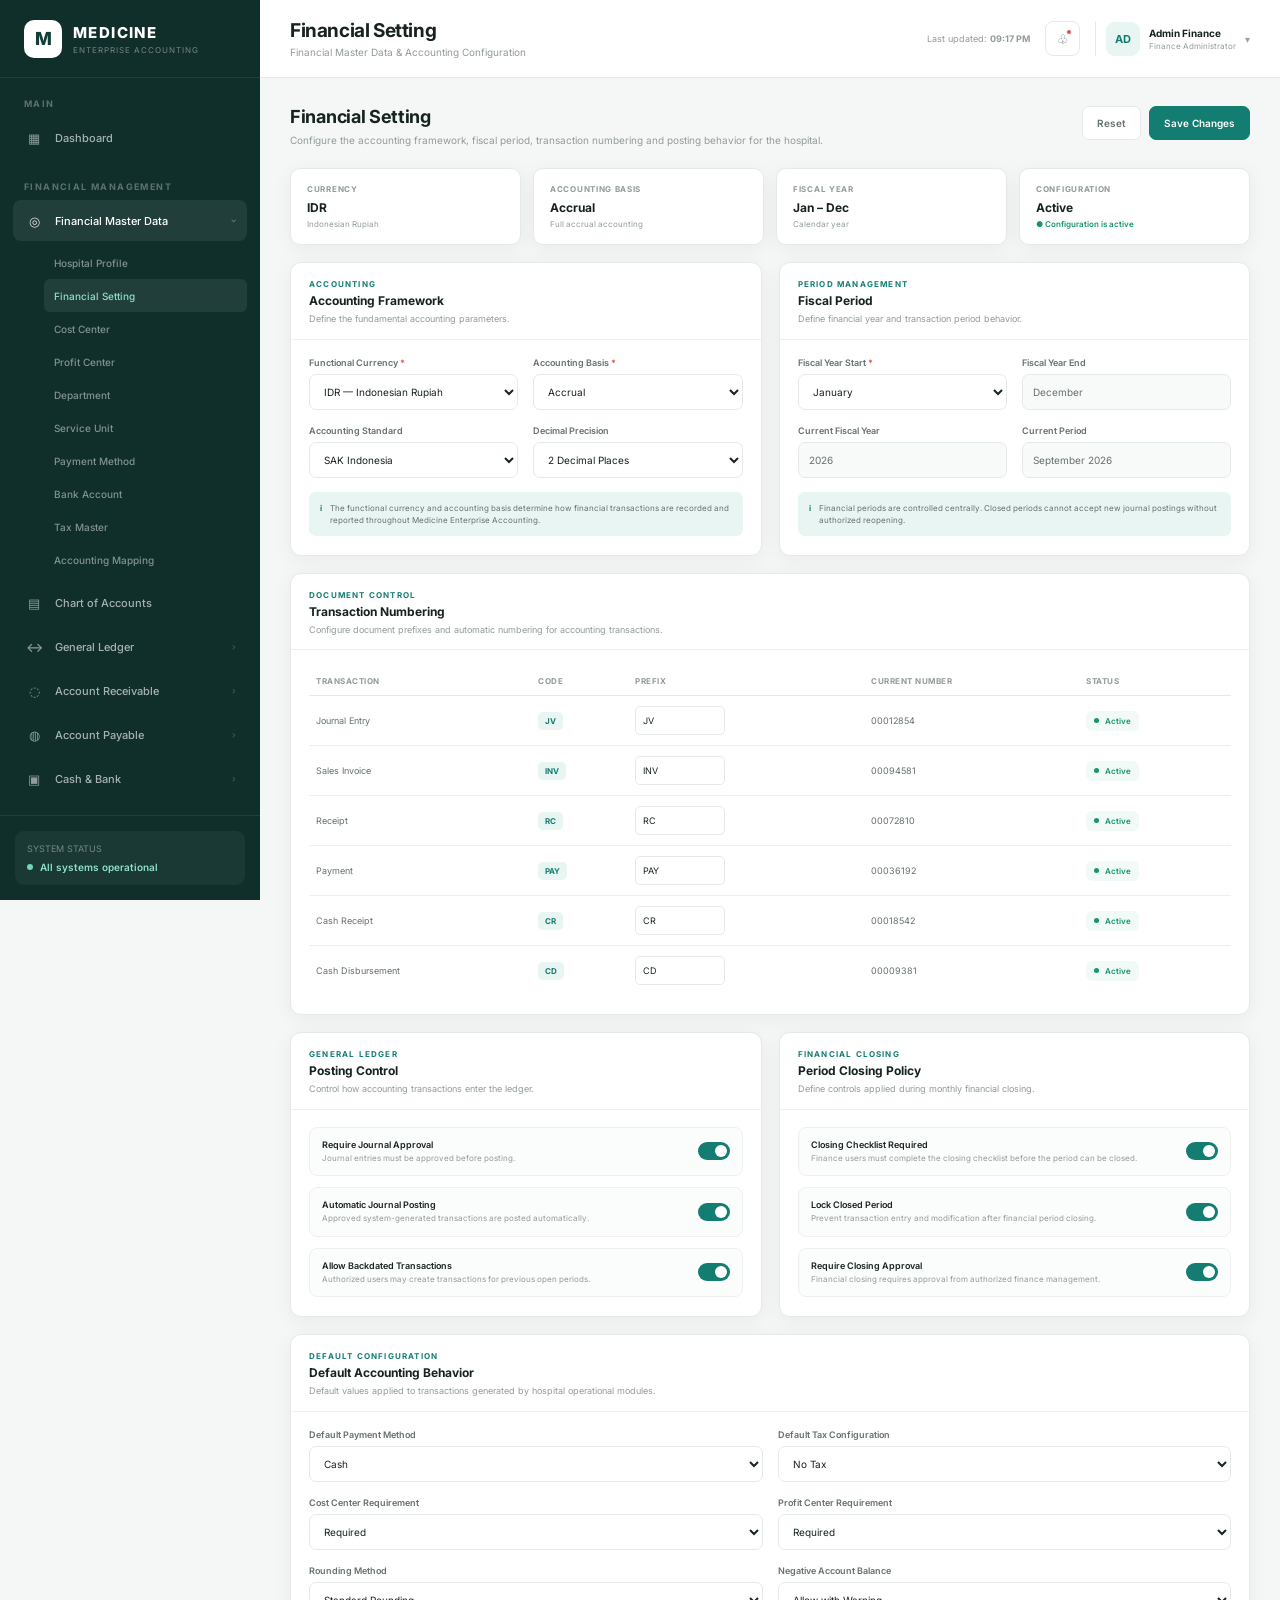
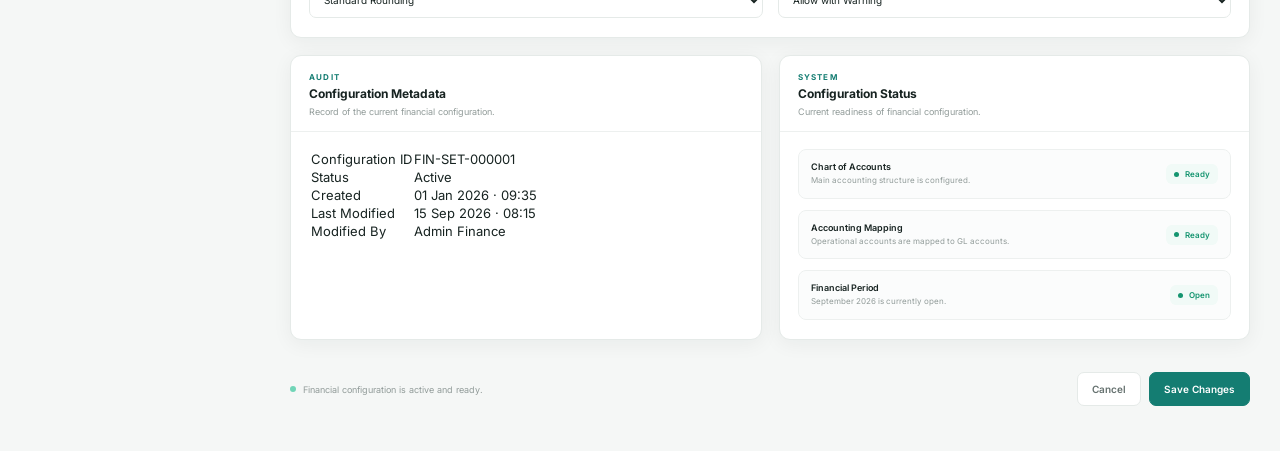
<file: financial-master-data/financial-setting.html>
<!doctype html>
<html lang="en">
  <head>
    <meta charset="UTF-8" />
    <meta name="viewport" content="width=device-width, initial-scale=1.0" />

    <title>Financial Setting | Medicine Enterprise Accounting</title>

    <link rel="preconnect" href="https://fonts.googleapis.com" />
    <link rel="preconnect" href="https://fonts.gstatic.com" crossorigin />

    <link
      href="https://fonts.googleapis.com/css2?family=Inter:wght@400;500;600;700;800&display=swap"
      rel="stylesheet"
    />

    <link href="../style.css" rel="stylesheet" />

    <style>
      /* =========================================================
       FINANCIAL SETTING
       Page-specific styles only
    ========================================================= */

      .setting-header {
        display: flex;
        align-items: flex-start;
        justify-content: space-between;
        gap: 20px;
        margin-bottom: 20px;
      }

      .setting-header-text h2 {
        font-size: 18px;
        font-weight: 700;
        letter-spacing: -0.3px;
      }

      .setting-header-text p {
        margin-top: 5px;
        font-size: 10px;
        line-height: 1.6;
        color: var(--text-muted);
      }

      .setting-actions {
        display: flex;
        align-items: center;
        gap: 8px;
        flex-shrink: 0;
      }

      .setting-btn {
        height: 34px;
        padding: 0 14px;
        border-radius: 7px;
        border: 1px solid var(--border);
        background: white;
        color: var(--text-secondary);
        font-size: 10px;
        font-weight: 600;
        cursor: pointer;
      }

      .setting-btn:hover {
        background: var(--surface-soft);
        color: var(--text);
      }

      .setting-btn.primary {
        border-color: var(--primary);
        background: var(--primary);
        color: white;
      }

      .setting-btn.primary:hover {
        background: var(--primary-dark);
      }

      /* SUMMARY */

      .setting-summary {
        display: grid;
        grid-template-columns: repeat(4, minmax(0, 1fr));
        gap: 12px;
        margin-bottom: 17px;
      }

      .setting-summary-card {
        padding: 15px 16px;
        background: white;
        border: 1px solid var(--border);
        border-radius: 10px;
        box-shadow: var(--shadow);
      }

      .setting-summary-label {
        font-size: 8px;
        font-weight: 700;
        color: var(--text-muted);
        letter-spacing: 0.7px;
        text-transform: uppercase;
      }

      .setting-summary-value {
        margin-top: 6px;
        font-size: 12px;
        font-weight: 700;
        color: var(--text);
      }

      .setting-summary-meta {
        margin-top: 4px;
        font-size: 8px;
        color: var(--text-muted);
      }

      .setting-summary-meta.success {
        color: var(--success);
        font-weight: 600;
      }

      /* GRID */

      .setting-grid {
        display: grid;
        grid-template-columns: repeat(2, minmax(0, 1fr));
        gap: 17px;
        margin-bottom: 17px;
      }

      .setting-card {
        background: white;
        border: 1px solid var(--border);
        border-radius: 11px;
        box-shadow: var(--shadow);
        overflow: hidden;
      }

      .setting-card.full {
        grid-column: 1 / -1;
      }

      .setting-card-header {
        padding: 16px 18px 13px;
        border-bottom: 1px solid #edf0ef;
      }

      .setting-card-kicker {
        font-size: 8px;
        font-weight: 700;
        letter-spacing: 1.2px;
        color: var(--primary);
        text-transform: uppercase;
        margin-bottom: 4px;
      }

      .setting-card-title {
        font-size: 12px;
        font-weight: 700;
        color: var(--text);
      }

      .setting-card-description {
        margin-top: 4px;
        font-size: 9px;
        line-height: 1.5;
        color: var(--text-muted);
      }

      .setting-card-body {
        padding: 17px 18px 19px;
      }

      /* FORM */

      .setting-form-grid {
        display: grid;
        grid-template-columns: repeat(2, minmax(0, 1fr));
        gap: 15px;
      }

      .setting-form-group {
        min-width: 0;
      }

      .setting-form-group.full {
        grid-column: 1 / -1;
      }

      .setting-form-group label {
        display: block;
        margin-bottom: 6px;
        font-size: 9px;
        font-weight: 600;
        color: var(--text-secondary);
      }

      .setting-form-group label span {
        color: var(--danger);
      }

      .setting-input,
      .setting-select,
      .setting-textarea {
        width: 100%;
        border: 1px solid var(--border);
        border-radius: 7px;
        background: white;
        color: var(--text);
        font-family: inherit;
        font-size: 10px;
        outline: none;
        transition:
          border-color 0.2s ease,
          box-shadow 0.2s ease;
      }

      .setting-input,
      .setting-select {
        height: 36px;
        padding: 0 10px;
      }

      .setting-textarea {
        min-height: 76px;
        padding: 9px 10px;
        resize: vertical;
        line-height: 1.5;
      }

      .setting-input:focus,
      .setting-select:focus,
      .setting-textarea:focus {
        border-color: var(--primary);
        box-shadow: 0 0 0 3px rgba(20, 125, 114, 0.08);
      }

      .setting-input::placeholder {
        color: #b1b9b7;
      }

      .setting-input.readonly {
        background: #f8faf9;
        color: var(--text-secondary);
      }

      /* INPUT WITH SUFFIX */

      .input-suffix {
        position: relative;
      }

      .input-suffix .setting-input {
        padding-right: 55px;
      }

      .input-suffix-value {
        position: absolute;
        top: 0;
        right: 10px;
        height: 36px;
        display: flex;
        align-items: center;
        font-size: 8px;
        font-weight: 700;
        color: var(--text-muted);
      }

      /* INFO */

      .setting-info {
        display: flex;
        align-items: flex-start;
        gap: 8px;
        padding: 10px 11px;
        margin-top: 14px;
        border-radius: 7px;
        background: var(--primary-soft);
        color: var(--text-secondary);
        font-size: 8px;
        line-height: 1.5;
      }

      .setting-info-icon {
        flex-shrink: 0;
        color: var(--primary);
        font-weight: 700;
      }

      /* TOGGLE */

      .setting-option-list {
        display: flex;
        flex-direction: column;
        gap: 11px;
      }

      .setting-option {
        display: flex;
        align-items: center;
        justify-content: space-between;
        gap: 15px;
        padding: 11px 12px;
        border: 1px solid #edf0ef;
        border-radius: 8px;
        background: #fbfcfc;
      }

      .setting-option-info {
        min-width: 0;
      }

      .setting-option-title {
        font-size: 9px;
        font-weight: 600;
        color: var(--text);
      }

      .setting-option-description {
        margin-top: 3px;
        font-size: 8px;
        line-height: 1.45;
        color: var(--text-muted);
      }

      .setting-toggle {
        position: relative;
        width: 32px;
        height: 18px;
        flex-shrink: 0;
        border: 0;
        border-radius: 20px;
        background: var(--primary);
        cursor: pointer;
      }

      .setting-toggle::after {
        content: "";
        position: absolute;
        width: 12px;
        height: 12px;
        top: 3px;
        right: 3px;
        border-radius: 50%;
        background: white;
        transition: 0.2s ease;
      }

      .setting-toggle.off {
        background: #c8d0ce;
      }

      .setting-toggle.off::after {
        right: 17px;
      }

      /* STATUS */

      .setting-status {
        display: inline-flex;
        align-items: center;
        gap: 6px;
        padding: 5px 8px;
        border-radius: 6px;
        background: #f1faf7;
        color: var(--success);
        font-size: 8px;
        font-weight: 600;
      }

      .setting-status-dot {
        width: 5px;
        height: 5px;
        border-radius: 50%;
        background: var(--success);
      }

      /* NUMBERING */

      .numbering-table {
        width: 100%;
        border-collapse: collapse;
      }

      .numbering-table th {
        padding: 9px 7px;
        text-align: left;
        font-size: 8px;
        font-weight: 700;
        color: var(--text-muted);
        text-transform: uppercase;
        letter-spacing: 0.5px;
        border-bottom: 1px solid var(--border);
      }

      .numbering-table td {
        padding: 10px 7px;
        font-size: 9px;
        color: var(--text-secondary);
        border-bottom: 1px solid #edf0ef;
      }

      .numbering-table tbody tr:last-child td {
        border-bottom: none;
      }

      .numbering-code {
        display: inline-flex;
        padding: 4px 7px;
        border-radius: 5px;
        background: var(--primary-soft);
        color: var(--primary);
        font-size: 8px;
        font-weight: 700;
      }

      .numbering-input {
        width: 90px;
        height: 29px;
        padding: 0 7px;
        border: 1px solid var(--border);
        border-radius: 5px;
        font-family: inherit;
        font-size: 9px;
        color: var(--text);
        outline: none;
      }

      .numbering-input:focus {
        border-color: var(--primary);
      }

      /* FOOTER */

      .setting-footer {
        display: flex;
        align-items: center;
        justify-content: space-between;
        gap: 15px;
        padding: 15px 0 5px;
      }

      .setting-save-info {
        display: flex;
        align-items: center;
        gap: 7px;
        font-size: 9px;
        color: var(--text-muted);
      }

      .setting-save-info .status-dot {
        flex-shrink: 0;
      }

      /* RESPONSIVE */

      @media (max-width: 1000px) {
        .setting-summary {
          grid-template-columns: repeat(2, minmax(0, 1fr));
        }
      }

      @media (max-width: 850px) {
        .setting-grid {
          grid-template-columns: 1fr;
        }

        .setting-card.full {
          grid-column: auto;
        }
      }

      @media (max-width: 700px) {
        .setting-header,
        .setting-footer {
          flex-direction: column;
          align-items: stretch;
        }

        .setting-actions {
          justify-content: flex-start;
        }

        .setting-form-grid {
          grid-template-columns: 1fr;
        }

        .setting-form-group.full {
          grid-column: auto;
        }

        .setting-summary {
          grid-template-columns: 1fr;
        }

        .numbering-table {
          min-width: 600px;
        }

        .setting-card-body {
          overflow-x: auto;
        }
      }
    </style>
  </head>

  <body>
    <div class="app">
      <!-- =========================================================
         SIDEBAR
    ========================================================== -->

      <aside class="sidebar" id="sidebar">
        <div class="sidebar-brand">
          <div class="brand-logo">M</div>

          <div>
            <div class="brand-title">MEDICINE</div>

            <div class="brand-subtitle">Enterprise Accounting</div>
          </div>
        </div>

        <nav class="sidebar-nav">
          <!-- MAIN -->

          <div class="nav-section">
            <div class="nav-section-title">Main</div>

            <a href="../dashboard.html" class="nav-item" data-page="dashboard">
              <span class="nav-icon">▦</span>
              <span class="nav-text">Dashboard</span>
            </a>
          </div>

          <!-- FINANCIAL MANAGEMENT -->

          <div class="nav-section">
            <div class="nav-section-title">Financial Management</div>

            <!-- FINANCIAL MASTER DATA -->

            <div class="nav-dropdown">
              <button
                class="nav-item nav-dropdown-toggle open"
                type="button"
                data-dropdown="financialMasterData"
              >
                <span class="nav-icon"> ◎ </span>

                <span class="nav-text"> Financial Master Data </span>

                <span class="nav-arrow"> › </span>
              </button>

              <div class="nav-submenu open" id="financialMasterData">
                <a
                  href="hospital-profile.html"
                  class="nav-subitem"
                  data-page="hospital-profile"
                >
                  Hospital Profile
                </a>

                <a
                  href="financial-setting.html"
                  class="nav-subitem active"
                  data-page="financial-setting"
                >
                  Financial Setting
                </a>

                <a
                  href="cost-center.html"
                  class="nav-subitem"
                  data-page="cost-center"
                >
                  Cost Center
                </a>

                <a
                  href="profit-center.html"
                  class="nav-subitem"
                  data-page="profit-center"
                >
                  Profit Center
                </a>

                <a
                  href="department.html"
                  class="nav-subitem"
                  data-page="department"
                >
                  Department
                </a>

                <a
                  href="service-unit.html"
                  class="nav-subitem"
                  data-page="service-unit"
                >
                  Service Unit
                </a>

                <a
                  href="payment-method.html"
                  class="nav-subitem"
                  data-page="payment-method"
                >
                  Payment Method
                </a>

                <a
                  href="bank-account.html"
                  class="nav-subitem"
                  data-page="bank-account"
                >
                  Bank Account
                </a>

                <a
                  href="tax-master.html"
                  class="nav-subitem"
                  data-page="tax-master"
                >
                  Tax Master
                </a>

                <a
                  href="accounting-mapping.html"
                  class="nav-subitem"
                  data-page="accounting-mapping"
                >
                  Accounting Mapping
                </a>
              </div>
            </div>

            <!-- CHART OF ACCOUNTS -->

            <a
              href="../chart-of-accounts/chart-of-accounts.html"
              class="nav-item"
            >
              <span class="nav-icon">▤</span>
              <span class="nav-text">Chart of Accounts</span>
            </a>

            <!-- GENERAL LEDGER -->

            <div class="nav-dropdown">
              <button
                class="nav-item nav-dropdown-toggle"
                type="button"
                data-dropdown="generalLedger"
              >
                <span class="nav-icon">↔</span>
                <span class="nav-text">General Ledger</span>
                <span class="nav-arrow">›</span>
              </button>

              <div class="nav-submenu" id="generalLedger">
                <a
                  href="../general-ledger/journal-entry.html"
                  class="nav-subitem"
                >
                  Journal Entry
                </a>

                <a
                  href="../general-ledger/journal-list.html"
                  class="nav-subitem"
                >
                  Journal List
                </a>

                <a
                  href="../general-ledger/journal-posting.html"
                  class="nav-subitem"
                >
                  Journal Posting
                </a>

                <a href="../general-ledger/ledger.html" class="nav-subitem">
                  General Ledger
                </a>
              </div>
            </div>

            <!-- ACCOUNT RECEIVABLE -->

            <div class="nav-dropdown">
              <button
                class="nav-item nav-dropdown-toggle"
                type="button"
                data-dropdown="accountReceivable"
              >
                <span class="nav-icon">◌</span>
                <span class="nav-text">Account Receivable</span>
                <span class="nav-arrow">›</span>
              </button>

              <div class="nav-submenu" id="accountReceivable">
                <a
                  href="../account-receivable/ar-dashboard.html"
                  class="nav-subitem"
                >
                  AR Dashboard
                </a>

                <a
                  href="../account-receivable/customer.html"
                  class="nav-subitem"
                >
                  Customer
                </a>

                <a
                  href="../account-receivable/invoice.html"
                  class="nav-subitem"
                >
                  Invoice
                </a>

                <a
                  href="../account-receivable/receipt.html"
                  class="nav-subitem"
                >
                  Receipt
                </a>

                <a href="../account-receivable/aging.html" class="nav-subitem">
                  AR Aging
                </a>
              </div>
            </div>

            <!-- ACCOUNT PAYABLE -->

            <div class="nav-dropdown">
              <button
                class="nav-item nav-dropdown-toggle"
                type="button"
                data-dropdown="accountPayable"
              >
                <span class="nav-icon">◍</span>
                <span class="nav-text">Account Payable</span>
                <span class="nav-arrow">›</span>
              </button>

              <div class="nav-submenu" id="accountPayable">
                <a
                  href="../account-payable/ap-dashboard.html"
                  class="nav-subitem"
                >
                  AP Dashboard
                </a>

                <a href="../account-payable/vendor.html" class="nav-subitem">
                  Vendor
                </a>

                <a href="../account-payable/bill.html" class="nav-subitem">
                  Bill
                </a>

                <a href="../account-payable/payment.html" class="nav-subitem">
                  Payment
                </a>

                <a href="../account-payable/aging.html" class="nav-subitem">
                  AP Aging
                </a>
              </div>
            </div>

            <!-- CASH & BANK -->

            <div class="nav-dropdown">
              <button
                class="nav-item nav-dropdown-toggle"
                type="button"
                data-dropdown="cashBank"
              >
                <span class="nav-icon">▣</span>
                <span class="nav-text">Cash &amp; Bank</span>
                <span class="nav-arrow">›</span>
              </button>

              <div class="nav-submenu" id="cashBank">
                <a
                  href="../cash-bank/cash-bank-dashboard.html"
                  class="nav-subitem"
                >
                  Cash &amp; Bank Dashboard
                </a>

                <a href="../cash-bank/cash-account.html" class="nav-subitem">
                  Cash Account
                </a>

                <a href="../cash-bank/bank-account.html" class="nav-subitem">
                  Bank Account
                </a>

                <a href="../cash-bank/cash-receipt.html" class="nav-subitem">
                  Cash Receipt
                </a>

                <a
                  href="../cash-bank/cash-disbursement.html"
                  class="nav-subitem"
                >
                  Cash Disbursement
                </a>

                <a
                  href="../cash-bank/bank-reconciliation.html"
                  class="nav-subitem"
                >
                  Bank Reconciliation
                </a>
              </div>
            </div>
          </div>

          <!-- OPERATIONS -->

          <div class="nav-section">
            <div class="nav-section-title">Operations</div>

            <a href="../operations/revenue-management.html" class="nav-item">
              <span class="nav-icon">↗</span>
              <span class="nav-text">Revenue Management</span>
            </a>

            <a href="../operations/billing-integration.html" class="nav-item">
              <span class="nav-icon">▧</span>
              <span class="nav-text">Billing Integration</span>
            </a>

            <a href="../operations/bpjs-insurance.html" class="nav-item">
              <span class="nav-icon">✓</span>
              <span class="nav-text">BPJS &amp; Insurance</span>
            </a>

            <a href="../operations/pharmacy-accounting.html" class="nav-item">
              <span class="nav-icon">✚</span>
              <span class="nav-text">Pharmacy Accounting</span>
            </a>

            <a href="../operations/procurement.html" class="nav-item">
              <span class="nav-icon">⌁</span>
              <span class="nav-text">Procurement</span>
            </a>

            <a href="../operations/expense-management.html" class="nav-item">
              <span class="nav-icon">−</span>
              <span class="nav-text">Expense Management</span>
            </a>
          </div>

          <!-- MANAGEMENT -->

          <div class="nav-section">
            <div class="nav-section-title">Management</div>

            <a href="../management/fixed-asset.html" class="nav-item">
              <span class="nav-icon">▥</span>
              <span class="nav-text">Fixed Asset</span>
            </a>

            <a href="../management/budget-management.html" class="nav-item">
              <span class="nav-icon">◫</span>
              <span class="nav-text">Budget Management</span>
            </a>

            <a href="../management/payroll-accounting.html" class="nav-item">
              <span class="nav-icon">▥</span>
              <span class="nav-text">Payroll Accounting</span>
            </a>

            <a href="../management/tax-management.html" class="nav-item">
              <span class="nav-icon">%</span>
              <span class="nav-text">Tax Management</span>
            </a>

            <a href="../management/financial-closing.html" class="nav-item">
              <span class="nav-icon">◈</span>
              <span class="nav-text">Financial Closing</span>
            </a>
          </div>

          <!-- REPORTS -->

          <div class="nav-section">
            <div class="nav-section-title">Reports &amp; Intelligence</div>

            <a href="../reports/financial-statements.html" class="nav-item">
              <span class="nav-icon">▥</span>
              <span class="nav-text">Financial Statements</span>
            </a>

            <a href="../reports/hospital-profitability.html" class="nav-item">
              <span class="nav-icon">◒</span>
              <span class="nav-text">Hospital Profitability</span>
            </a>

            <a
              href="../reports/ai-accounting-intelligence.html"
              class="nav-item"
            >
              <span class="nav-icon">⌁</span>
              <span class="nav-text">AI Accounting Intelligence</span>
            </a>

            <a href="../reports/internal-control-audit.html" class="nav-item">
              <span class="nav-icon">◉</span>
              <span class="nav-text">Internal Control &amp; Audit</span>
            </a>
          </div>
        </nav>

        <div class="sidebar-footer">
          <div class="system-status">
            <div class="status-label">SYSTEM STATUS</div>

            <div class="status-value">
              <span class="status-dot"></span>
              All systems operational
            </div>
          </div>
        </div>
      </aside>

      <!-- =========================================================
         MAIN
    ========================================================== -->

      <section class="main">
        <!-- TOPBAR -->

        <header class="topbar">
          <div style="display: flex; align-items: center">
            <button class="mobile-menu" id="mobileMenu">☰</button>

            <div class="page-title">
              <h1>Financial Setting</h1>

              <p>Financial Master Data &amp; Accounting Configuration</p>
            </div>
          </div>

          <div class="topbar-right">
            <div class="last-updated">
              Last updated:
              <strong id="lastUpdated"> Just now </strong>
            </div>

            <button class="notification">
              ♧
              <span class="notification-badge"></span>
            </button>

            <div class="user-profile">
              <div class="user-avatar">AD</div>

              <div class="user-info">
                <strong> Admin Finance </strong>

                <span> Finance Administrator </span>
              </div>

              <button class="user-menu" id="logoutButton">▾</button>
            </div>
          </div>
        </header>

        <!-- =====================================================
           CONTENT
      ====================================================== -->

        <main class="content">
          <!-- PAGE HEADER -->

          <div class="setting-header">
            <div class="setting-header-text">
              <h2>Financial Setting</h2>

              <p>
                Configure the accounting framework, fiscal period, transaction
                numbering and posting behavior for the hospital.
              </p>
            </div>

            <div class="setting-actions">
              <button type="button" class="setting-btn" id="resetSetting">
                Reset
              </button>

              <button
                type="button"
                class="setting-btn primary"
                id="saveSetting"
              >
                Save Changes
              </button>
            </div>
          </div>

          <!-- =====================================================
             SUMMARY
        ====================================================== -->

          <div class="setting-summary">
            <div class="setting-summary-card">
              <div class="setting-summary-label">Currency</div>

              <div class="setting-summary-value">IDR</div>

              <div class="setting-summary-meta">Indonesian Rupiah</div>
            </div>

            <div class="setting-summary-card">
              <div class="setting-summary-label">Accounting Basis</div>

              <div class="setting-summary-value">Accrual</div>

              <div class="setting-summary-meta">Full accrual accounting</div>
            </div>

            <div class="setting-summary-card">
              <div class="setting-summary-label">Fiscal Year</div>

              <div class="setting-summary-value">Jan – Dec</div>

              <div class="setting-summary-meta">Calendar year</div>
            </div>

            <div class="setting-summary-card">
              <div class="setting-summary-label">Configuration</div>

              <div class="setting-summary-value">Active</div>

              <div class="setting-summary-meta success">
                ● Configuration is active
              </div>
            </div>
          </div>

          <!-- =====================================================
             SETTING GRID
        ====================================================== -->

          <div class="setting-grid">
            <!-- ===================================================
               ACCOUNTING FRAMEWORK
          ==================================================== -->

            <section class="setting-card">
              <div class="setting-card-header">
                <div class="setting-card-kicker">Accounting</div>

                <div class="setting-card-title">Accounting Framework</div>

                <div class="setting-card-description">
                  Define the fundamental accounting parameters.
                </div>
              </div>

              <div class="setting-card-body">
                <div class="setting-form-grid">
                  <div class="setting-form-group">
                    <label for="currency">
                      Functional Currency
                      <span>*</span>
                    </label>

                    <select id="currency" class="setting-select">
                      <option selected>IDR — Indonesian Rupiah</option>

                      <option>USD — US Dollar</option>

                      <option>SGD — Singapore Dollar</option>
                    </select>
                  </div>

                  <div class="setting-form-group">
                    <label for="accountingBasis">
                      Accounting Basis
                      <span>*</span>
                    </label>

                    <select id="accountingBasis" class="setting-select">
                      <option selected>Accrual</option>

                      <option>Cash Basis</option>
                    </select>
                  </div>

                  <div class="setting-form-group">
                    <label for="accountingStandard">
                      Accounting Standard
                    </label>

                    <select id="accountingStandard" class="setting-select">
                      <option selected>SAK Indonesia</option>

                      <option>SAK ETAP</option>

                      <option>IFRS</option>
                    </select>
                  </div>

                  <div class="setting-form-group">
                    <label for="decimalPrecision"> Decimal Precision </label>

                    <select id="decimalPrecision" class="setting-select">
                      <option selected>2 Decimal Places</option>

                      <option>0 Decimal Places</option>

                      <option>3 Decimal Places</option>
                    </select>
                  </div>
                </div>

                <div class="setting-info">
                  <div class="setting-info-icon">i</div>

                  <div>
                    The functional currency and accounting basis determine how
                    financial transactions are recorded and reported throughout
                    Medicine Enterprise Accounting.
                  </div>
                </div>
              </div>
            </section>

            <!-- ===================================================
               FISCAL PERIOD
          ==================================================== -->

            <section class="setting-card">
              <div class="setting-card-header">
                <div class="setting-card-kicker">Period Management</div>

                <div class="setting-card-title">Fiscal Period</div>

                <div class="setting-card-description">
                  Define financial year and transaction period behavior.
                </div>
              </div>

              <div class="setting-card-body">
                <div class="setting-form-grid">
                  <div class="setting-form-group">
                    <label for="fiscalStart">
                      Fiscal Year Start
                      <span>*</span>
                    </label>

                    <select id="fiscalStart" class="setting-select">
                      <option selected>January</option>

                      <option>April</option>

                      <option>July</option>

                      <option>October</option>
                    </select>
                  </div>

                  <div class="setting-form-group">
                    <label for="fiscalEnd"> Fiscal Year End </label>

                    <input
                      type="text"
                      id="fiscalEnd"
                      class="setting-input readonly"
                      value="December"
                      readonly
                    />
                  </div>

                  <div class="setting-form-group">
                    <label for="currentFiscalYear"> Current Fiscal Year </label>

                    <input
                      type="text"
                      id="currentFiscalYear"
                      class="setting-input readonly"
                      value="2026"
                      readonly
                    />
                  </div>

                  <div class="setting-form-group">
                    <label for="currentPeriod"> Current Period </label>

                    <input
                      type="text"
                      id="currentPeriod"
                      class="setting-input readonly"
                      value="September 2026"
                      readonly
                    />
                  </div>
                </div>

                <div class="setting-info">
                  <div class="setting-info-icon">i</div>

                  <div>
                    Financial periods are controlled centrally. Closed periods
                    cannot accept new journal postings without authorized
                    reopening.
                  </div>
                </div>
              </div>
            </section>

            <!-- ===================================================
               TRANSACTION NUMBERING
          ==================================================== -->

            <section class="setting-card full">
              <div class="setting-card-header">
                <div class="setting-card-kicker">Document Control</div>

                <div class="setting-card-title">Transaction Numbering</div>

                <div class="setting-card-description">
                  Configure document prefixes and automatic numbering for
                  accounting transactions.
                </div>
              </div>

              <div class="setting-card-body">
                <table class="numbering-table">
                  <thead>
                    <tr>
                      <th>Transaction</th>

                      <th>Code</th>

                      <th>Prefix</th>

                      <th>Current Number</th>

                      <th>Status</th>
                    </tr>
                  </thead>

                  <tbody>
                    <tr>
                      <td>Journal Entry</td>

                      <td>
                        <span class="numbering-code"> JV </span>
                      </td>

                      <td>
                        <input
                          type="text"
                          class="numbering-input"
                          value="JV"
                          data-numbering="journal"
                        />
                      </td>

                      <td>00012854</td>

                      <td>
                        <span class="setting-status">
                          <span class="setting-status-dot"></span>
                          Active
                        </span>
                      </td>
                    </tr>

                    <tr>
                      <td>Sales Invoice</td>

                      <td>
                        <span class="numbering-code"> INV </span>
                      </td>

                      <td>
                        <input
                          type="text"
                          class="numbering-input"
                          value="INV"
                          data-numbering="invoice"
                        />
                      </td>

                      <td>00094581</td>

                      <td>
                        <span class="setting-status">
                          <span class="setting-status-dot"></span>
                          Active
                        </span>
                      </td>
                    </tr>

                    <tr>
                      <td>Receipt</td>

                      <td>
                        <span class="numbering-code"> RC </span>
                      </td>

                      <td>
                        <input
                          type="text"
                          class="numbering-input"
                          value="RC"
                          data-numbering="receipt"
                        />
                      </td>

                      <td>00072810</td>

                      <td>
                        <span class="setting-status">
                          <span class="setting-status-dot"></span>
                          Active
                        </span>
                      </td>
                    </tr>

                    <tr>
                      <td>Payment</td>

                      <td>
                        <span class="numbering-code"> PAY </span>
                      </td>

                      <td>
                        <input
                          type="text"
                          class="numbering-input"
                          value="PAY"
                          data-numbering="payment"
                        />
                      </td>

                      <td>00036192</td>

                      <td>
                        <span class="setting-status">
                          <span class="setting-status-dot"></span>
                          Active
                        </span>
                      </td>
                    </tr>

                    <tr>
                      <td>Cash Receipt</td>

                      <td>
                        <span class="numbering-code"> CR </span>
                      </td>

                      <td>
                        <input
                          type="text"
                          class="numbering-input"
                          value="CR"
                          data-numbering="cashReceipt"
                        />
                      </td>

                      <td>00018542</td>

                      <td>
                        <span class="setting-status">
                          <span class="setting-status-dot"></span>
                          Active
                        </span>
                      </td>
                    </tr>

                    <tr>
                      <td>Cash Disbursement</td>

                      <td>
                        <span class="numbering-code"> CD </span>
                      </td>

                      <td>
                        <input
                          type="text"
                          class="numbering-input"
                          value="CD"
                          data-numbering="cashDisbursement"
                        />
                      </td>

                      <td>00009381</td>

                      <td>
                        <span class="setting-status">
                          <span class="setting-status-dot"></span>
                          Active
                        </span>
                      </td>
                    </tr>
                  </tbody>
                </table>
              </div>
            </section>

            <!-- ===================================================
               POSTING CONTROL
          ==================================================== -->

            <section class="setting-card">
              <div class="setting-card-header">
                <div class="setting-card-kicker">General Ledger</div>

                <div class="setting-card-title">Posting Control</div>

                <div class="setting-card-description">
                  Control how accounting transactions enter the ledger.
                </div>
              </div>

              <div class="setting-card-body">
                <div class="setting-option-list">
                  <div class="setting-option">
                    <div class="setting-option-info">
                      <div class="setting-option-title">
                        Require Journal Approval
                      </div>

                      <div class="setting-option-description">
                        Journal entries must be approved before posting.
                      </div>
                    </div>

                    <button
                      type="button"
                      class="setting-toggle"
                      data-toggle="journalApproval"
                    ></button>
                  </div>

                  <div class="setting-option">
                    <div class="setting-option-info">
                      <div class="setting-option-title">
                        Automatic Journal Posting
                      </div>

                      <div class="setting-option-description">
                        Approved system-generated transactions are posted
                        automatically.
                      </div>
                    </div>

                    <button
                      type="button"
                      class="setting-toggle"
                      data-toggle="autoPosting"
                    ></button>
                  </div>

                  <div class="setting-option">
                    <div class="setting-option-info">
                      <div class="setting-option-title">
                        Allow Backdated Transactions
                      </div>

                      <div class="setting-option-description">
                        Authorized users may create transactions for previous
                        open periods.
                      </div>
                    </div>

                    <button
                      type="button"
                      class="setting-toggle"
                      data-toggle="backdated"
                    ></button>
                  </div>
                </div>
              </div>
            </section>

            <!-- ===================================================
               PERIOD CLOSING
          ==================================================== -->

            <section class="setting-card">
              <div class="setting-card-header">
                <div class="setting-card-kicker">Financial Closing</div>

                <div class="setting-card-title">Period Closing Policy</div>

                <div class="setting-card-description">
                  Define controls applied during monthly financial closing.
                </div>
              </div>

              <div class="setting-card-body">
                <div class="setting-option-list">
                  <div class="setting-option">
                    <div class="setting-option-info">
                      <div class="setting-option-title">
                        Closing Checklist Required
                      </div>

                      <div class="setting-option-description">
                        Finance users must complete the closing checklist before
                        the period can be closed.
                      </div>
                    </div>

                    <button
                      type="button"
                      class="setting-toggle"
                      data-toggle="closingChecklist"
                    ></button>
                  </div>

                  <div class="setting-option">
                    <div class="setting-option-info">
                      <div class="setting-option-title">Lock Closed Period</div>

                      <div class="setting-option-description">
                        Prevent transaction entry and modification after
                        financial period closing.
                      </div>
                    </div>

                    <button
                      type="button"
                      class="setting-toggle"
                      data-toggle="lockPeriod"
                    ></button>
                  </div>

                  <div class="setting-option">
                    <div class="setting-option-info">
                      <div class="setting-option-title">
                        Require Closing Approval
                      </div>

                      <div class="setting-option-description">
                        Financial closing requires approval from authorized
                        finance management.
                      </div>
                    </div>

                    <button
                      type="button"
                      class="setting-toggle"
                      data-toggle="closingApproval"
                    ></button>
                  </div>
                </div>
              </div>
            </section>

            <!-- ===================================================
               DEFAULT ACCOUNTING
          ==================================================== -->

            <section class="setting-card full">
              <div class="setting-card-header">
                <div class="setting-card-kicker">Default Configuration</div>

                <div class="setting-card-title">
                  Default Accounting Behavior
                </div>

                <div class="setting-card-description">
                  Default values applied to transactions generated by hospital
                  operational modules.
                </div>
              </div>

              <div class="setting-card-body">
                <div class="setting-form-grid">
                  <div class="setting-form-group">
                    <label for="defaultPaymentMethod">
                      Default Payment Method
                    </label>

                    <select id="defaultPaymentMethod" class="setting-select">
                      <option selected>Cash</option>

                      <option>Bank Transfer</option>

                      <option>Debit / Credit Card</option>

                      <option>BPJS</option>

                      <option>Insurance</option>
                    </select>
                  </div>

                  <div class="setting-form-group">
                    <label for="defaultTax"> Default Tax Configuration </label>

                    <select id="defaultTax" class="setting-select">
                      <option selected>No Tax</option>

                      <option>VAT / PPN</option>

                      <option>Withholding Tax</option>
                    </select>
                  </div>

                  <div class="setting-form-group">
                    <label for="costCenterRequired">
                      Cost Center Requirement
                    </label>

                    <select id="costCenterRequired" class="setting-select">
                      <option selected>Required</option>

                      <option>Optional</option>

                      <option>Not Required</option>
                    </select>
                  </div>

                  <div class="setting-form-group">
                    <label for="profitCenterRequired">
                      Profit Center Requirement
                    </label>

                    <select id="profitCenterRequired" class="setting-select">
                      <option selected>Required</option>

                      <option>Optional</option>

                      <option>Not Required</option>
                    </select>
                  </div>

                  <div class="setting-form-group">
                    <label for="roundingMethod"> Rounding Method </label>

                    <select id="roundingMethod" class="setting-select">
                      <option selected>Standard Rounding</option>

                      <option>Round Down</option>

                      <option>Round Up</option>
                    </select>
                  </div>

                  <div class="setting-form-group">
                    <label for="negativeBalance">
                      Negative Account Balance
                    </label>

                    <select id="negativeBalance" class="setting-select">
                      <option selected>Allow with Warning</option>

                      <option>Allow</option>

                      <option>Block Transaction</option>
                    </select>
                  </div>
                </div>
              </div>
            </section>

            <!-- ===================================================
               AUDIT INFORMATION
          ==================================================== -->

            <section class="setting-card">
              <div class="setting-card-header">
                <div class="setting-card-kicker">Audit</div>

                <div class="setting-card-title">Configuration Metadata</div>

                <div class="setting-card-description">
                  Record of the current financial configuration.
                </div>
              </div>

              <div class="setting-card-body">
                <table class="profile-info-table">
                  <tbody>
                    <tr>
                      <td>Configuration ID</td>

                      <td>FIN-SET-000001</td>
                    </tr>

                    <tr>
                      <td>Status</td>

                      <td>Active</td>
                    </tr>

                    <tr>
                      <td>Created</td>

                      <td>01 Jan 2026 · 09:35</td>
                    </tr>

                    <tr>
                      <td>Last Modified</td>

                      <td>15 Sep 2026 · 08:15</td>
                    </tr>

                    <tr>
                      <td>Modified By</td>

                      <td>Admin Finance</td>
                    </tr>
                  </tbody>
                </table>
              </div>
            </section>

            <!-- ===================================================
               CONFIGURATION STATUS
          ==================================================== -->

            <section class="setting-card">
              <div class="setting-card-header">
                <div class="setting-card-kicker">System</div>

                <div class="setting-card-title">Configuration Status</div>

                <div class="setting-card-description">
                  Current readiness of financial configuration.
                </div>
              </div>

              <div class="setting-card-body">
                <div class="setting-option-list">
                  <div class="setting-option">
                    <div class="setting-option-info">
                      <div class="setting-option-title">Chart of Accounts</div>

                      <div class="setting-option-description">
                        Main accounting structure is configured.
                      </div>
                    </div>

                    <span class="setting-status">
                      <span class="setting-status-dot"></span>
                      Ready
                    </span>
                  </div>

                  <div class="setting-option">
                    <div class="setting-option-info">
                      <div class="setting-option-title">Accounting Mapping</div>

                      <div class="setting-option-description">
                        Operational accounts are mapped to GL accounts.
                      </div>
                    </div>

                    <span class="setting-status">
                      <span class="setting-status-dot"></span>
                      Ready
                    </span>
                  </div>

                  <div class="setting-option">
                    <div class="setting-option-info">
                      <div class="setting-option-title">Financial Period</div>

                      <div class="setting-option-description">
                        September 2026 is currently open.
                      </div>
                    </div>

                    <span class="setting-status">
                      <span class="setting-status-dot"></span>
                      Open
                    </span>
                  </div>
                </div>
              </div>
            </section>
          </div>

          <!-- =====================================================
             FOOTER
        ====================================================== -->

          <div class="setting-footer">
            <div class="setting-save-info">
              <span class="status-dot"></span>

              <span> Financial configuration is active and ready. </span>
            </div>

            <div class="setting-actions">
              <button type="button" class="setting-btn" id="cancelSetting">
                Cancel
              </button>

              <button
                type="button"
                class="setting-btn primary"
                id="saveSettingBottom"
              >
                Save Changes
              </button>
            </div>
          </div>
        </main>
      </section>
    </div>

    <!-- =========================================================
       GLOBAL JS
  ========================================================== -->

    <script src="../app.js"></script>

    <!-- =========================================================
       PAGE-SPECIFIC JS
  ========================================================== -->

    <script>
      /* =========================================================
       TOGGLE CONTROLS
    ========================================================= */

      document.querySelectorAll(".setting-toggle").forEach(function (toggle) {
        toggle.addEventListener("click", function () {
          this.classList.toggle("off");
        });
      });

      /* =========================================================
       SAVE
    ========================================================= */

      function saveFinancialSetting() {
        const currency = document.getElementById("currency")?.value;

        const accountingBasis =
          document.getElementById("accountingBasis")?.value;

        const fiscalStart = document.getElementById("fiscalStart")?.value;

        if (!currency || !accountingBasis || !fiscalStart) {
          alert("Please complete the required financial settings.");

          return;
        }

        alert(
          "Financial Setting\n\n" +
            "Configuration saved successfully.\n\n" +
            "Currency: " +
            currency +
            "\nAccounting Basis: " +
            accountingBasis +
            "\nFiscal Year Start: " +
            fiscalStart,
        );
      }

      document
        .getElementById("saveSetting")
        ?.addEventListener("click", saveFinancialSetting);

      document
        .getElementById("saveSettingBottom")
        ?.addEventListener("click", saveFinancialSetting);

      /* =========================================================
       RESET
    ========================================================== */

      document
        .getElementById("resetSetting")
        ?.addEventListener("click", function () {
          const confirmed = confirm("Reset all financial setting changes?");

          if (!confirmed) {
            return;
          }

          window.location.reload();
        });

      /* =========================================================
       CANCEL
    ========================================================== */

      document
        .getElementById("cancelSetting")
        ?.addEventListener("click", function () {
          const confirmed = confirm("Cancel changes and return to dashboard?");

          if (!confirmed) {
            return;
          }

          window.location.href = "../dashboard.html";
        });

      /* =========================================================
       FISCAL YEAR
       Automatically update fiscal year end.
    ========================================================== */

      const fiscalStart = document.getElementById("fiscalStart");

      const fiscalEnd = document.getElementById("fiscalEnd");

      if (fiscalStart && fiscalEnd) {
        fiscalStart.addEventListener("change", function () {
          const endMonths = {
            January: "December",
            April: "March",
            July: "June",
            October: "September",
          };

          fiscalEnd.value = endMonths[this.value] || "December";
        });
      }

      /* =========================================================
       NUMBERING PREFIX
       Keep transaction code synchronized.
    ========================================================== */

      document.querySelectorAll(".numbering-input").forEach(function (input) {
        input.addEventListener("input", function () {
          const row = this.closest("tr");

          const code = row?.querySelector(".numbering-code");

          if (code) {
            const value = this.value.trim().toUpperCase();

            code.textContent = value || "--";
          }
        });
      });

      /* =========================================================
       UNSAVED CHANGE INDICATOR
    ========================================================== */

      let financialSettingChanged = false;

      document
        .querySelectorAll("input, select, textarea")
        .forEach(function (element) {
          element.addEventListener("change", function () {
            financialSettingChanged = true;
          });
        });

      document.querySelectorAll(".setting-toggle").forEach(function (element) {
        element.addEventListener("click", function () {
          financialSettingChanged = true;
        });
      });

      /* =========================================================
       PAGE LEAVE WARNING
    ========================================================== */

      window.addEventListener("beforeunload", function (event) {
        if (!financialSettingChanged) {
          return;
        }

        event.preventDefault();
        event.returnValue = "";
      });

      /* =========================================================
       SUCCESS STATE AFTER SAVE
    ========================================================== */

      function markAsSaved() {
        financialSettingChanged = false;

        const saveInfo = document.querySelector(
          ".setting-save-info span:last-child",
        );

        if (saveInfo) {
          saveInfo.textContent = "Financial configuration saved successfully.";
        }
      }

      document
        .getElementById("saveSetting")
        ?.addEventListener("click", function () {
          markAsSaved();
        });

      document
        .getElementById("saveSettingBottom")
        ?.addEventListener("click", function () {
          markAsSaved();
        });
    </script>
  </body>
</html>
</file>
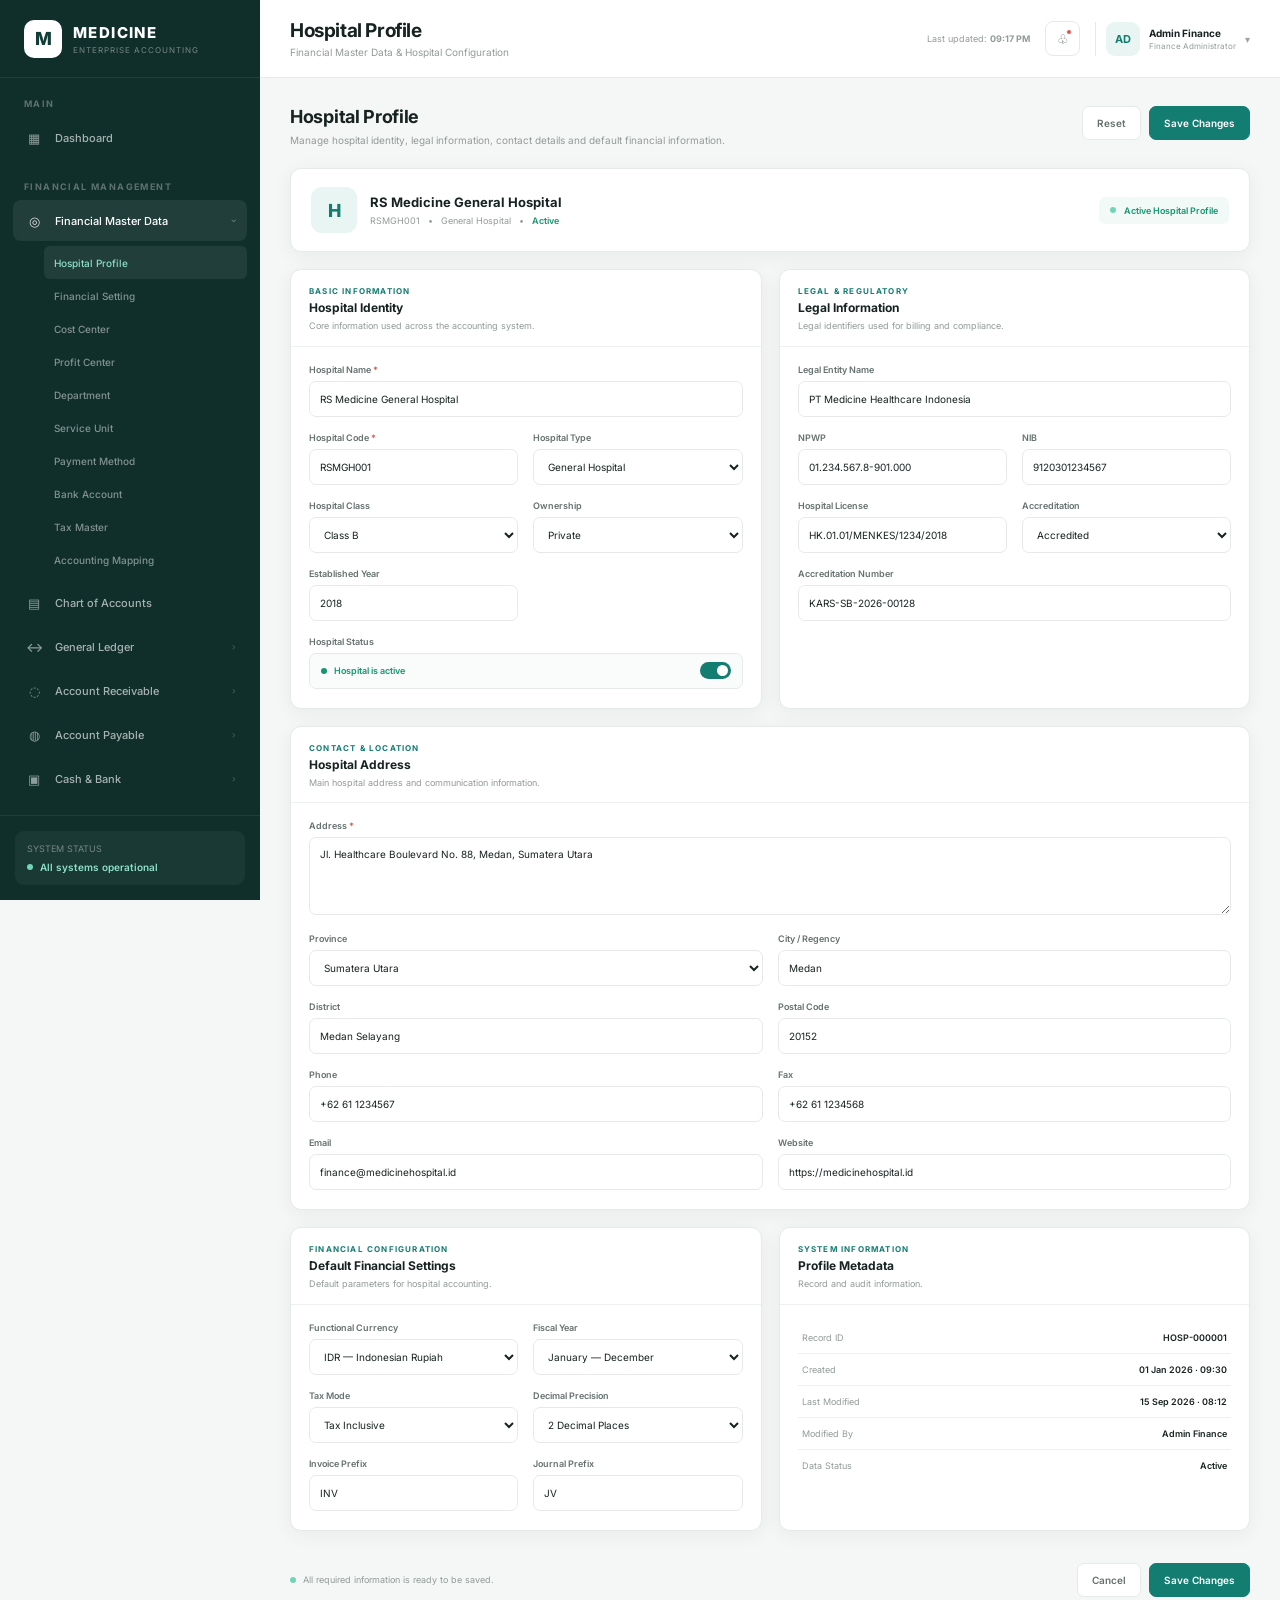
<file: financial-master-data/hospital-profile.html>
<!doctype html>
<html lang="en">
  <head>
    <meta charset="UTF-8" />
    <meta name="viewport" content="width=device-width, initial-scale=1.0" />

    <title>Hospital Profile | Medicine Enterprise Accounting</title>

    <link rel="preconnect" href="https://fonts.googleapis.com" />
    <link rel="preconnect" href="https://fonts.gstatic.com" crossorigin />

    <link
      href="https://fonts.googleapis.com/css2?family=Inter:wght@400;500;600;700;800&display=swap"
      rel="stylesheet"
    />

    <link href="../style.css" rel="stylesheet" />

    <style>
      /* =========================================================
       HOSPITAL PROFILE
       Page-specific styles only
    ========================================================= */

      .profile-header {
        display: flex;
        align-items: flex-start;
        justify-content: space-between;
        gap: 20px;
        margin-bottom: 20px;
      }

      .profile-header-text h2 {
        font-size: 18px;
        font-weight: 700;
        letter-spacing: -0.3px;
      }

      .profile-header-text p {
        margin-top: 5px;
        font-size: 10px;
        line-height: 1.6;
        color: var(--text-muted);
      }

      .profile-actions {
        display: flex;
        align-items: center;
        gap: 8px;
        flex-shrink: 0;
      }

      .profile-btn {
        height: 34px;
        padding: 0 14px;
        border-radius: 7px;
        border: 1px solid var(--border);
        background: white;
        color: var(--text-secondary);
        font-size: 10px;
        font-weight: 600;
      }

      .profile-btn:hover {
        background: var(--surface-soft);
        color: var(--text);
      }

      .profile-btn.primary {
        border-color: var(--primary);
        background: var(--primary);
        color: white;
      }

      .profile-btn.primary:hover {
        background: var(--primary-dark);
      }

      /* SUMMARY */

      .hospital-summary {
        display: flex;
        align-items: center;
        justify-content: space-between;
        gap: 20px;
        padding: 18px 20px;
        margin-bottom: 17px;
        background: white;
        border: 1px solid var(--border);
        border-radius: 11px;
        box-shadow: var(--shadow);
      }

      .hospital-identity {
        display: flex;
        align-items: center;
        gap: 13px;
      }

      .hospital-logo {
        width: 46px;
        height: 46px;
        border-radius: 11px;
        display: flex;
        align-items: center;
        justify-content: center;
        background: var(--primary-soft);
        color: var(--primary);
        font-size: 18px;
        font-weight: 800;
      }

      .hospital-name {
        font-size: 13px;
        font-weight: 700;
        color: var(--text);
      }

      .hospital-meta {
        display: flex;
        align-items: center;
        gap: 8px;
        margin-top: 5px;
        font-size: 9px;
        color: var(--text-muted);
      }

      .hospital-meta .active {
        color: var(--success);
        font-weight: 600;
      }

      .hospital-status {
        display: flex;
        align-items: center;
        gap: 8px;
        padding: 8px 11px;
        border-radius: 7px;
        background: #f1faf7;
        color: var(--success);
        font-size: 9px;
        font-weight: 600;
      }

      /* GRID */

      .profile-grid {
        display: grid;
        grid-template-columns: repeat(2, minmax(0, 1fr));
        gap: 17px;
        margin-bottom: 17px;
      }

      .profile-card {
        background: white;
        border: 1px solid var(--border);
        border-radius: 11px;
        box-shadow: var(--shadow);
        overflow: hidden;
      }

      .profile-card.full {
        grid-column: 1 / -1;
      }

      .profile-card-header {
        padding: 16px 18px 13px;
        border-bottom: 1px solid #edf0ef;
      }

      .profile-card-kicker {
        font-size: 8px;
        font-weight: 700;
        letter-spacing: 1.2px;
        color: var(--primary);
        text-transform: uppercase;
        margin-bottom: 4px;
      }

      .profile-card-title {
        font-size: 12px;
        font-weight: 700;
        color: var(--text);
      }

      .profile-card-description {
        margin-top: 4px;
        font-size: 9px;
        line-height: 1.5;
        color: var(--text-muted);
      }

      .profile-card-body {
        padding: 17px 18px 19px;
      }

      /* FORM */

      .profile-form-grid {
        display: grid;
        grid-template-columns: repeat(2, minmax(0, 1fr));
        gap: 15px;
      }

      .profile-form-group {
        min-width: 0;
      }

      .profile-form-group.full {
        grid-column: 1 / -1;
      }

      .profile-form-group label {
        display: block;
        margin-bottom: 6px;
        font-size: 9px;
        font-weight: 600;
        color: var(--text-secondary);
      }

      .profile-form-group label span {
        color: var(--danger);
      }

      .profile-input,
      .profile-select,
      .profile-textarea {
        width: 100%;
        border: 1px solid var(--border);
        border-radius: 7px;
        background: white;
        color: var(--text);
        font-family: inherit;
        font-size: 10px;
        outline: none;
        transition:
          border-color 0.2s ease,
          box-shadow 0.2s ease;
      }

      .profile-input,
      .profile-select {
        height: 36px;
        padding: 0 10px;
      }

      .profile-textarea {
        min-height: 78px;
        padding: 9px 10px;
        resize: vertical;
        line-height: 1.5;
      }

      .profile-input:focus,
      .profile-select:focus,
      .profile-textarea:focus {
        border-color: var(--primary);
        box-shadow: 0 0 0 3px rgba(20, 125, 114, 0.08);
      }

      .profile-input::placeholder,
      .profile-textarea::placeholder {
        color: #b1b9b7;
      }

      /* READ ONLY */

      .profile-readonly {
        background: #f8faf9;
        color: var(--text-secondary);
      }

      /* STATUS TOGGLE */

      .profile-status-box {
        display: flex;
        align-items: center;
        justify-content: space-between;
        min-height: 36px;
        padding: 0 11px;
        border: 1px solid var(--border);
        border-radius: 7px;
        background: #fafcfb;
      }

      .profile-status-text {
        display: flex;
        align-items: center;
        gap: 7px;
        font-size: 9px;
        font-weight: 600;
        color: var(--success);
      }

      .profile-status-dot {
        width: 6px;
        height: 6px;
        border-radius: 50%;
        background: var(--success);
      }

      .profile-toggle {
        width: 31px;
        height: 17px;
        border-radius: 20px;
        border: none;
        background: var(--primary);
        position: relative;
        cursor: pointer;
      }

      .profile-toggle::after {
        content: "";
        position: absolute;
        width: 11px;
        height: 11px;
        top: 3px;
        right: 3px;
        border-radius: 50%;
        background: white;
        transition: 0.2s ease;
      }

      .profile-toggle.off {
        background: #c8d0ce;
      }

      .profile-toggle.off::after {
        right: 17px;
      }

      /* INFORMATION TABLE */

      .profile-info-table {
        width: 100%;
        border-collapse: collapse;
      }

      .profile-info-table tr {
        border-bottom: 1px solid #edf0ef;
      }

      .profile-info-table tr:last-child {
        border-bottom: none;
      }

      .profile-info-table td {
        padding: 10px 4px;
        font-size: 9px;
        vertical-align: top;
      }

      .profile-info-table td:first-child {
        width: 38%;
        color: var(--text-muted);
      }

      .profile-info-table td:last-child {
        color: var(--text);
        font-weight: 600;
        text-align: right;
      }

      /* FOOTER */

      .profile-footer {
        display: flex;
        align-items: center;
        justify-content: space-between;
        gap: 15px;
        margin-top: 4px;
        padding: 15px 0 5px;
      }

      .profile-save-info {
        display: flex;
        align-items: center;
        gap: 7px;
        font-size: 9px;
        color: var(--text-muted);
      }

      .profile-save-info .status-dot {
        flex-shrink: 0;
      }

      /* RESPONSIVE */

      @media (max-width: 900px) {
        .profile-grid {
          grid-template-columns: 1fr;
        }

        .profile-card.full {
          grid-column: auto;
        }
      }

      @media (max-width: 700px) {
        .profile-header,
        .hospital-summary,
        .profile-footer {
          flex-direction: column;
          align-items: stretch;
        }

        .profile-actions {
          justify-content: flex-start;
        }

        .profile-form-grid {
          grid-template-columns: 1fr;
        }

        .profile-form-group.full {
          grid-column: auto;
        }
      }
    </style>
  </head>

  <body>
    <div class="app">
      <!-- =========================================================
         SIDEBAR
         Same structure as dashboard
    ========================================================== -->

      <aside class="sidebar" id="sidebar">
        <!-- BRAND -->

        <div class="sidebar-brand">
          <div class="brand-logo">M</div>

          <div>
            <div class="brand-title">MEDICINE</div>

            <div class="brand-subtitle">Enterprise Accounting</div>
          </div>
        </div>

        <nav class="sidebar-nav">
          <!-- MAIN -->

          <div class="nav-section">
            <div class="nav-section-title">Main</div>

            <a href="../dashboard.html" class="nav-item" data-page="dashboard">
              <span class="nav-icon">▦</span>
              <span class="nav-text">Dashboard</span>
            </a>
          </div>

          <!-- FINANCIAL MANAGEMENT -->

          <div class="nav-section">
            <div class="nav-section-title">Financial Management</div>

            <!-- FINANCIAL MASTER DATA -->

            <div class="nav-dropdown">
              <button
                class="nav-item nav-dropdown-toggle open"
                type="button"
                data-dropdown="financialMasterData"
              >
                <span class="nav-icon"> ◎ </span>

                <span class="nav-text"> Financial Master Data </span>

                <span class="nav-arrow"> › </span>
              </button>

              <div class="nav-submenu open" id="financialMasterData">
                <a
                  href="hospital-profile.html"
                  class="nav-subitem active"
                  data-page="hospital-profile"
                >
                  Hospital Profile
                </a>

                <a
                  href="financial-setting.html"
                  class="nav-subitem"
                  data-page="financial-setting"
                >
                  Financial Setting
                </a>

                <a
                  href="cost-center.html"
                  class="nav-subitem"
                  data-page="cost-center"
                >
                  Cost Center
                </a>

                <a
                  href="profit-center.html"
                  class="nav-subitem"
                  data-page="profit-center"
                >
                  Profit Center
                </a>

                <a
                  href="department.html"
                  class="nav-subitem"
                  data-page="department"
                >
                  Department
                </a>

                <a
                  href="service-unit.html"
                  class="nav-subitem"
                  data-page="service-unit"
                >
                  Service Unit
                </a>

                <a
                  href="payment-method.html"
                  class="nav-subitem"
                  data-page="payment-method"
                >
                  Payment Method
                </a>

                <a
                  href="bank-account.html"
                  class="nav-subitem"
                  data-page="bank-account"
                >
                  Bank Account
                </a>

                <a
                  href="tax-master.html"
                  class="nav-subitem"
                  data-page="tax-master"
                >
                  Tax Master
                </a>

                <a
                  href="accounting-mapping.html"
                  class="nav-subitem"
                  data-page="accounting-mapping"
                >
                  Accounting Mapping
                </a>
              </div>
            </div>

            <!-- CHART OF ACCOUNTS -->

            <a
              href="../chart-of-accounts/chart-of-accounts.html"
              class="nav-item"
              data-page="chart-of-accounts"
            >
              <span class="nav-icon">▤</span>
              <span class="nav-text"> Chart of Accounts </span>
            </a>

            <!-- GENERAL LEDGER -->

            <div class="nav-dropdown">
              <button
                class="nav-item nav-dropdown-toggle"
                type="button"
                data-dropdown="generalLedger"
              >
                <span class="nav-icon">↔</span>

                <span class="nav-text"> General Ledger </span>

                <span class="nav-arrow">›</span>
              </button>

              <div class="nav-submenu" id="generalLedger">
                <a
                  href="../general-ledger/journal-entry.html"
                  class="nav-subitem"
                >
                  Journal Entry
                </a>

                <a
                  href="../general-ledger/journal-list.html"
                  class="nav-subitem"
                >
                  Journal List
                </a>

                <a
                  href="../general-ledger/journal-posting.html"
                  class="nav-subitem"
                >
                  Journal Posting
                </a>

                <a href="../general-ledger/ledger.html" class="nav-subitem">
                  General Ledger
                </a>
              </div>
            </div>

            <!-- ACCOUNT RECEIVABLE -->

            <div class="nav-dropdown">
              <button
                class="nav-item nav-dropdown-toggle"
                type="button"
                data-dropdown="accountReceivable"
              >
                <span class="nav-icon">◌</span>

                <span class="nav-text"> Account Receivable </span>

                <span class="nav-arrow">›</span>
              </button>

              <div class="nav-submenu" id="accountReceivable">
                <a
                  href="../account-receivable/ar-dashboard.html"
                  class="nav-subitem"
                >
                  AR Dashboard
                </a>

                <a
                  href="../account-receivable/customer.html"
                  class="nav-subitem"
                >
                  Customer
                </a>

                <a
                  href="../account-receivable/invoice.html"
                  class="nav-subitem"
                >
                  Invoice
                </a>

                <a
                  href="../account-receivable/receipt.html"
                  class="nav-subitem"
                >
                  Receipt
                </a>

                <a href="../account-receivable/aging.html" class="nav-subitem">
                  AR Aging
                </a>
              </div>
            </div>

            <!-- ACCOUNT PAYABLE -->

            <div class="nav-dropdown">
              <button
                class="nav-item nav-dropdown-toggle"
                type="button"
                data-dropdown="accountPayable"
              >
                <span class="nav-icon">◍</span>

                <span class="nav-text"> Account Payable </span>

                <span class="nav-arrow">›</span>
              </button>

              <div class="nav-submenu" id="accountPayable">
                <a
                  href="../account-payable/ap-dashboard.html"
                  class="nav-subitem"
                >
                  AP Dashboard
                </a>

                <a href="../account-payable/vendor.html" class="nav-subitem">
                  Vendor
                </a>

                <a href="../account-payable/bill.html" class="nav-subitem">
                  Bill
                </a>

                <a href="../account-payable/payment.html" class="nav-subitem">
                  Payment
                </a>

                <a href="../account-payable/aging.html" class="nav-subitem">
                  AP Aging
                </a>
              </div>
            </div>

            <!-- CASH & BANK -->

            <div class="nav-dropdown">
              <button
                class="nav-item nav-dropdown-toggle"
                type="button"
                data-dropdown="cashBank"
              >
                <span class="nav-icon">▣</span>

                <span class="nav-text"> Cash &amp; Bank </span>

                <span class="nav-arrow">›</span>
              </button>

              <div class="nav-submenu" id="cashBank">
                <a
                  href="../cash-bank/cash-bank-dashboard.html"
                  class="nav-subitem"
                >
                  Cash &amp; Bank Dashboard
                </a>

                <a href="../cash-bank/cash-account.html" class="nav-subitem">
                  Cash Account
                </a>

                <a href="../cash-bank/bank-account.html" class="nav-subitem">
                  Bank Account
                </a>

                <a href="../cash-bank/cash-receipt.html" class="nav-subitem">
                  Cash Receipt
                </a>

                <a
                  href="../cash-bank/cash-disbursement.html"
                  class="nav-subitem"
                >
                  Cash Disbursement
                </a>

                <a
                  href="../cash-bank/bank-reconciliation.html"
                  class="nav-subitem"
                >
                  Bank Reconciliation
                </a>
              </div>
            </div>
          </div>

          <!-- OPERATIONS -->

          <div class="nav-section">
            <div class="nav-section-title">Operations</div>

            <a
              href="../operations/revenue-management.html"
              class="nav-item"
              data-page="revenue-management"
            >
              <span class="nav-icon">↗</span>
              <span class="nav-text">Revenue Management</span>
            </a>

            <a
              href="../operations/billing-integration.html"
              class="nav-item"
              data-page="billing-integration"
            >
              <span class="nav-icon">▧</span>
              <span class="nav-text">Billing Integration</span>
            </a>

            <a
              href="../operations/bpjs-insurance.html"
              class="nav-item"
              data-page="bpjs-insurance"
            >
              <span class="nav-icon">✓</span>
              <span class="nav-text">BPJS &amp; Insurance</span>
            </a>

            <a
              href="../operations/pharmacy-accounting.html"
              class="nav-item"
              data-page="pharmacy-accounting"
            >
              <span class="nav-icon">✚</span>
              <span class="nav-text">Pharmacy Accounting</span>
            </a>

            <a
              href="../operations/procurement.html"
              class="nav-item"
              data-page="procurement"
            >
              <span class="nav-icon">⌁</span>
              <span class="nav-text">Procurement</span>
            </a>

            <a
              href="../operations/expense-management.html"
              class="nav-item"
              data-page="expense-management"
            >
              <span class="nav-icon">−</span>
              <span class="nav-text">Expense Management</span>
            </a>
          </div>

          <!-- MANAGEMENT -->

          <div class="nav-section">
            <div class="nav-section-title">Management</div>

            <a
              href="../management/fixed-asset.html"
              class="nav-item"
              data-page="fixed-asset"
            >
              <span class="nav-icon">▥</span>
              <span class="nav-text">Fixed Asset</span>
            </a>

            <a
              href="../management/budget-management.html"
              class="nav-item"
              data-page="budget-management"
            >
              <span class="nav-icon">◫</span>
              <span class="nav-text">Budget Management</span>
            </a>

            <a
              href="../management/payroll-accounting.html"
              class="nav-item"
              data-page="payroll-accounting"
            >
              <span class="nav-icon">▥</span>
              <span class="nav-text">Payroll Accounting</span>
            </a>

            <a
              href="../management/tax-management.html"
              class="nav-item"
              data-page="tax-management"
            >
              <span class="nav-icon">%</span>
              <span class="nav-text">Tax Management</span>
            </a>

            <a
              href="../management/financial-closing.html"
              class="nav-item"
              data-page="financial-closing"
            >
              <span class="nav-icon">◈</span>
              <span class="nav-text">Financial Closing</span>
            </a>
          </div>

          <!-- REPORTS & INTELLIGENCE -->

          <div class="nav-section">
            <div class="nav-section-title">Reports &amp; Intelligence</div>

            <a
              href="../reports/financial-statements.html"
              class="nav-item"
              data-page="financial-statements"
            >
              <span class="nav-icon">▥</span>
              <span class="nav-text">Financial Statements</span>
            </a>

            <a
              href="../reports/hospital-profitability.html"
              class="nav-item"
              data-page="hospital-profitability"
            >
              <span class="nav-icon">◒</span>
              <span class="nav-text">Hospital Profitability</span>
            </a>

            <a
              href="../reports/ai-accounting-intelligence.html"
              class="nav-item"
              data-page="ai-accounting-intelligence"
            >
              <span class="nav-icon">⌁</span>
              <span class="nav-text">AI Accounting Intelligence</span>
            </a>

            <a
              href="../reports/internal-control-audit.html"
              class="nav-item"
              data-page="internal-control-audit"
            >
              <span class="nav-icon">◉</span>
              <span class="nav-text">Internal Control &amp; Audit</span>
            </a>
          </div>
        </nav>

        <!-- SIDEBAR FOOTER -->

        <div class="sidebar-footer">
          <div class="system-status">
            <div class="status-label">SYSTEM STATUS</div>

            <div class="status-value">
              <span class="status-dot"></span>
              All systems operational
            </div>
          </div>
        </div>
      </aside>

      <!-- =========================================================
         MAIN
    ========================================================== -->

      <section class="main">
        <!-- TOPBAR -->

        <header class="topbar">
          <div style="display: flex; align-items: center">
            <button class="mobile-menu" id="mobileMenu">☰</button>

            <div class="page-title">
              <h1>Hospital Profile</h1>

              <p>Financial Master Data &amp; Hospital Configuration</p>
            </div>
          </div>

          <div class="topbar-right">
            <div class="last-updated">
              Last updated:
              <strong id="lastUpdated"> Just now </strong>
            </div>

            <button class="notification">
              ♧
              <span class="notification-badge"></span>
            </button>

            <div class="user-profile">
              <div class="user-avatar">AD</div>

              <div class="user-info">
                <strong> Admin Finance </strong>

                <span> Finance Administrator </span>
              </div>

              <button class="user-menu" id="logoutButton">▾</button>
            </div>
          </div>
        </header>

        <!-- =========================================================
           CONTENT
      ========================================================== -->

        <main class="content">
          <!-- PAGE HEADER -->

          <div class="profile-header">
            <div class="profile-header-text">
              <h2>Hospital Profile</h2>

              <p>
                Manage hospital identity, legal information, contact details and
                default financial information.
              </p>
            </div>

            <div class="profile-actions">
              <button type="button" class="profile-btn" id="resetProfile">
                Reset
              </button>

              <button
                type="button"
                class="profile-btn primary"
                id="saveProfile"
              >
                Save Changes
              </button>
            </div>
          </div>

          <!-- =====================================================
             HOSPITAL SUMMARY
        ====================================================== -->

          <div class="hospital-summary">
            <div class="hospital-identity">
              <div class="hospital-logo">H</div>

              <div>
                <div class="hospital-name">RS Medicine General Hospital</div>

                <div class="hospital-meta">
                  <span> RSMGH001 </span>

                  <span>•</span>

                  <span> General Hospital </span>

                  <span>•</span>

                  <span class="active"> Active </span>
                </div>
              </div>
            </div>

            <div class="hospital-status">
              <span class="status-dot"></span>

              Active Hospital Profile
            </div>
          </div>

          <!-- =====================================================
             PROFILE GRID
        ====================================================== -->

          <div class="profile-grid">
            <!-- ===================================================
               HOSPITAL IDENTITY
          ==================================================== -->

            <section class="profile-card">
              <div class="profile-card-header">
                <div class="profile-card-kicker">Basic Information</div>

                <div class="profile-card-title">Hospital Identity</div>

                <div class="profile-card-description">
                  Core information used across the accounting system.
                </div>
              </div>

              <div class="profile-card-body">
                <div class="profile-form-grid">
                  <div class="profile-form-group full">
                    <label for="hospitalName">
                      Hospital Name
                      <span>*</span>
                    </label>

                    <input
                      type="text"
                      id="hospitalName"
                      class="profile-input"
                      value="RS Medicine General Hospital"
                    />
                  </div>

                  <div class="profile-form-group">
                    <label for="hospitalCode">
                      Hospital Code
                      <span>*</span>
                    </label>

                    <input
                      type="text"
                      id="hospitalCode"
                      class="profile-input"
                      value="RSMGH001"
                    />
                  </div>

                  <div class="profile-form-group">
                    <label for="hospitalType"> Hospital Type </label>

                    <select id="hospitalType" class="profile-select">
                      <option selected>General Hospital</option>

                      <option>Specialized Hospital</option>

                      <option>Mother &amp; Child Hospital</option>

                      <option>Mental Hospital</option>
                    </select>
                  </div>

                  <div class="profile-form-group">
                    <label for="hospitalClass"> Hospital Class </label>

                    <select id="hospitalClass" class="profile-select">
                      <option>Class A</option>

                      <option selected>Class B</option>

                      <option>Class C</option>

                      <option>Class D</option>
                    </select>
                  </div>

                  <div class="profile-form-group">
                    <label for="ownership"> Ownership </label>

                    <select id="ownership" class="profile-select">
                      <option selected>Private</option>

                      <option>Government</option>

                      <option>Regional Government</option>

                      <option>Foundation</option>

                      <option>Corporation</option>
                    </select>
                  </div>

                  <div class="profile-form-group">
                    <label for="establishedYear"> Established Year </label>

                    <input
                      type="text"
                      id="establishedYear"
                      class="profile-input"
                      value="2018"
                    />
                  </div>

                  <div class="profile-form-group full">
                    <label> Hospital Status </label>

                    <div class="profile-status-box">
                      <div class="profile-status-text">
                        <span class="profile-status-dot"></span>

                        Hospital is active
                      </div>

                      <button
                        type="button"
                        class="profile-toggle"
                        id="hospitalStatusToggle"
                        aria-label="Toggle hospital status"
                      ></button>
                    </div>
                  </div>
                </div>
              </div>
            </section>

            <!-- ===================================================
               LEGAL INFORMATION
          ==================================================== -->

            <section class="profile-card">
              <div class="profile-card-header">
                <div class="profile-card-kicker">Legal &amp; Regulatory</div>

                <div class="profile-card-title">Legal Information</div>

                <div class="profile-card-description">
                  Legal identifiers used for billing and compliance.
                </div>
              </div>

              <div class="profile-card-body">
                <div class="profile-form-grid">
                  <div class="profile-form-group full">
                    <label for="legalEntity"> Legal Entity Name </label>

                    <input
                      type="text"
                      id="legalEntity"
                      class="profile-input"
                      value="PT Medicine Healthcare Indonesia"
                    />
                  </div>

                  <div class="profile-form-group">
                    <label for="npwp"> NPWP </label>

                    <input
                      type="text"
                      id="npwp"
                      class="profile-input"
                      value="01.234.567.8-901.000"
                    />
                  </div>

                  <div class="profile-form-group">
                    <label for="nib"> NIB </label>

                    <input
                      type="text"
                      id="nib"
                      class="profile-input"
                      value="9120301234567"
                    />
                  </div>

                  <div class="profile-form-group">
                    <label for="licenseNumber"> Hospital License </label>

                    <input
                      type="text"
                      id="licenseNumber"
                      class="profile-input"
                      value="HK.01.01/MENKES/1234/2018"
                    />
                  </div>

                  <div class="profile-form-group">
                    <label for="accreditation"> Accreditation </label>

                    <select id="accreditation" class="profile-select">
                      <option selected>Accredited</option>

                      <option>In Process</option>

                      <option>Not Accredited</option>
                    </select>
                  </div>

                  <div class="profile-form-group full">
                    <label for="accreditationNumber">
                      Accreditation Number
                    </label>

                    <input
                      type="text"
                      id="accreditationNumber"
                      class="profile-input"
                      value="KARS-SB-2026-00128"
                    />
                  </div>
                </div>
              </div>
            </section>

            <!-- ===================================================
               CONTACT & LOCATION
          ==================================================== -->

            <section class="profile-card full">
              <div class="profile-card-header">
                <div class="profile-card-kicker">Contact &amp; Location</div>

                <div class="profile-card-title">Hospital Address</div>

                <div class="profile-card-description">
                  Main hospital address and communication information.
                </div>
              </div>

              <div class="profile-card-body">
                <div class="profile-form-grid">
                  <div class="profile-form-group full">
                    <label for="address">
                      Address
                      <span>*</span>
                    </label>

                    <textarea id="address" class="profile-textarea">
Jl. Healthcare Boulevard No. 88, Medan, Sumatera Utara</textarea
                    >
                  </div>

                  <div class="profile-form-group">
                    <label for="province"> Province </label>

                    <select id="province" class="profile-select">
                      <option selected>Sumatera Utara</option>

                      <option>Aceh</option>

                      <option>Sumatera Barat</option>

                      <option>Riau</option>

                      <option>DKI Jakarta</option>

                      <option>Jawa Barat</option>

                      <option>Jawa Timur</option>
                    </select>
                  </div>

                  <div class="profile-form-group">
                    <label for="city"> City / Regency </label>

                    <input
                      type="text"
                      id="city"
                      class="profile-input"
                      value="Medan"
                    />
                  </div>

                  <div class="profile-form-group">
                    <label for="district"> District </label>

                    <input
                      type="text"
                      id="district"
                      class="profile-input"
                      value="Medan Selayang"
                    />
                  </div>

                  <div class="profile-form-group">
                    <label for="postalCode"> Postal Code </label>

                    <input
                      type="text"
                      id="postalCode"
                      class="profile-input"
                      value="20152"
                    />
                  </div>

                  <div class="profile-form-group">
                    <label for="phone"> Phone </label>

                    <input
                      type="text"
                      id="phone"
                      class="profile-input"
                      value="+62 61 1234567"
                    />
                  </div>

                  <div class="profile-form-group">
                    <label for="fax"> Fax </label>

                    <input
                      type="text"
                      id="fax"
                      class="profile-input"
                      value="+62 61 1234568"
                    />
                  </div>

                  <div class="profile-form-group">
                    <label for="email"> Email </label>

                    <input
                      type="email"
                      id="email"
                      class="profile-input"
                      value="finance@medicinehospital.id"
                    />
                  </div>

                  <div class="profile-form-group">
                    <label for="website"> Website </label>

                    <input
                      type="text"
                      id="website"
                      class="profile-input"
                      value="https://medicinehospital.id"
                    />
                  </div>
                </div>
              </div>
            </section>

            <!-- ===================================================
               FINANCIAL CONFIGURATION
          ==================================================== -->

            <section class="profile-card">
              <div class="profile-card-header">
                <div class="profile-card-kicker">Financial Configuration</div>

                <div class="profile-card-title">Default Financial Settings</div>

                <div class="profile-card-description">
                  Default parameters for hospital accounting.
                </div>
              </div>

              <div class="profile-card-body">
                <div class="profile-form-grid">
                  <div class="profile-form-group">
                    <label for="currency"> Functional Currency </label>

                    <select id="currency" class="profile-select">
                      <option selected>IDR — Indonesian Rupiah</option>

                      <option>USD — US Dollar</option>
                    </select>
                  </div>

                  <div class="profile-form-group">
                    <label for="fiscalYear"> Fiscal Year </label>

                    <select id="fiscalYear" class="profile-select">
                      <option selected>January — December</option>

                      <option>April — March</option>

                      <option>July — June</option>
                    </select>
                  </div>

                  <div class="profile-form-group">
                    <label for="taxMode"> Tax Mode </label>

                    <select id="taxMode" class="profile-select">
                      <option selected>Tax Inclusive</option>

                      <option>Tax Exclusive</option>
                    </select>
                  </div>

                  <div class="profile-form-group">
                    <label for="decimalPrecision"> Decimal Precision </label>

                    <select id="decimalPrecision" class="profile-select">
                      <option selected>2 Decimal Places</option>

                      <option>0 Decimal Places</option>

                      <option>3 Decimal Places</option>
                    </select>
                  </div>

                  <div class="profile-form-group">
                    <label for="invoicePrefix"> Invoice Prefix </label>

                    <input
                      type="text"
                      id="invoicePrefix"
                      class="profile-input"
                      value="INV"
                    />
                  </div>

                  <div class="profile-form-group">
                    <label for="journalPrefix"> Journal Prefix </label>

                    <input
                      type="text"
                      id="journalPrefix"
                      class="profile-input"
                      value="JV"
                    />
                  </div>
                </div>
              </div>
            </section>

            <!-- ===================================================
               SYSTEM INFORMATION
          ==================================================== -->

            <section class="profile-card">
              <div class="profile-card-header">
                <div class="profile-card-kicker">System Information</div>

                <div class="profile-card-title">Profile Metadata</div>

                <div class="profile-card-description">
                  Record and audit information.
                </div>
              </div>

              <div class="profile-card-body">
                <table class="profile-info-table">
                  <tbody>
                    <tr>
                      <td>Record ID</td>

                      <td>HOSP-000001</td>
                    </tr>

                    <tr>
                      <td>Created</td>

                      <td>01 Jan 2026 · 09:30</td>
                    </tr>

                    <tr>
                      <td>Last Modified</td>

                      <td>15 Sep 2026 · 08:12</td>
                    </tr>

                    <tr>
                      <td>Modified By</td>

                      <td>Admin Finance</td>
                    </tr>

                    <tr>
                      <td>Data Status</td>

                      <td>Active</td>
                    </tr>
                  </tbody>
                </table>
              </div>
            </section>
          </div>

          <!-- =====================================================
             FOOTER ACTION
        ====================================================== -->

          <div class="profile-footer">
            <div class="profile-save-info">
              <span class="status-dot"></span>

              <span> All required information is ready to be saved. </span>
            </div>

            <div class="profile-actions">
              <button type="button" class="profile-btn" id="cancelProfile">
                Cancel
              </button>

              <button
                type="button"
                class="profile-btn primary"
                id="saveProfileBottom"
              >
                Save Changes
              </button>
            </div>
          </div>
        </main>
      </section>
    </div>

    <!-- =========================================================
       PAGE JS
       Global app.js remains responsible for sidebar/dropdown/
       logout/time. These handlers are specific to this page.
  ========================================================== -->

    <script src="../app.js"></script>

    <script>
      /* =========================================================
       HOSPITAL PROFILE - SAVE
    ========================================================== */

      function saveHospitalProfile() {
        const hospitalName = document
          .getElementById("hospitalName")
          ?.value.trim();

        const hospitalCode = document
          .getElementById("hospitalCode")
          ?.value.trim();

        const address = document.getElementById("address")?.value.trim();

        if (!hospitalName || !hospitalCode || !address) {
          alert(
            "Please complete all required fields:\n\n" +
              "• Hospital Name\n" +
              "• Hospital Code\n" +
              "• Address",
          );

          return;
        }

        alert(
          "Hospital Profile\n\n" +
            "Profile saved successfully.\n\n" +
            "Hospital: " +
            hospitalName +
            "\nCode: " +
            hospitalCode,
        );
      }

      /* TOP SAVE */

      document
        .getElementById("saveProfile")
        ?.addEventListener("click", saveHospitalProfile);

      /* BOTTOM SAVE */

      document
        .getElementById("saveProfileBottom")
        ?.addEventListener("click", saveHospitalProfile);

      /* =========================================================
       RESET
    ========================================================== */

      document
        .getElementById("resetProfile")
        ?.addEventListener("click", function () {
          const confirmed = confirm("Reset hospital profile changes?");

          if (!confirmed) {
            return;
          }

          window.location.reload();
        });

      /* =========================================================
       CANCEL
    ========================================================== */

      document
        .getElementById("cancelProfile")
        ?.addEventListener("click", function () {
          const confirmed = confirm("Cancel changes and return to dashboard?");

          if (!confirmed) {
            return;
          }

          window.location.href = "../dashboard.html";
        });

      /* =========================================================
       HOSPITAL STATUS TOGGLE
    ========================================================== */

      const hospitalStatusToggle = document.getElementById(
        "hospitalStatusToggle",
      );

      if (hospitalStatusToggle) {
        hospitalStatusToggle.addEventListener("click", function () {
          this.classList.toggle("off");

          const statusText = this.parentElement.querySelector(
            ".profile-status-text",
          );

          if (!statusText) {
            return;
          }

          if (this.classList.contains("off")) {
            statusText.innerHTML =
              '<span class="profile-status-dot"></span>' +
              "Hospital is inactive";

            statusText.style.color = "var(--danger)";

            const dot = statusText.querySelector(".profile-status-dot");

            if (dot) {
              dot.style.background = "var(--danger)";
            }
          } else {
            statusText.innerHTML =
              '<span class="profile-status-dot"></span>' + "Hospital is active";

            statusText.style.color = "var(--success)";

            const dot = statusText.querySelector(".profile-status-dot");

            if (dot) {
              dot.style.background = "var(--success)";
            }
          }
        });
      }
    </script>
  </body>
</html>
</file>
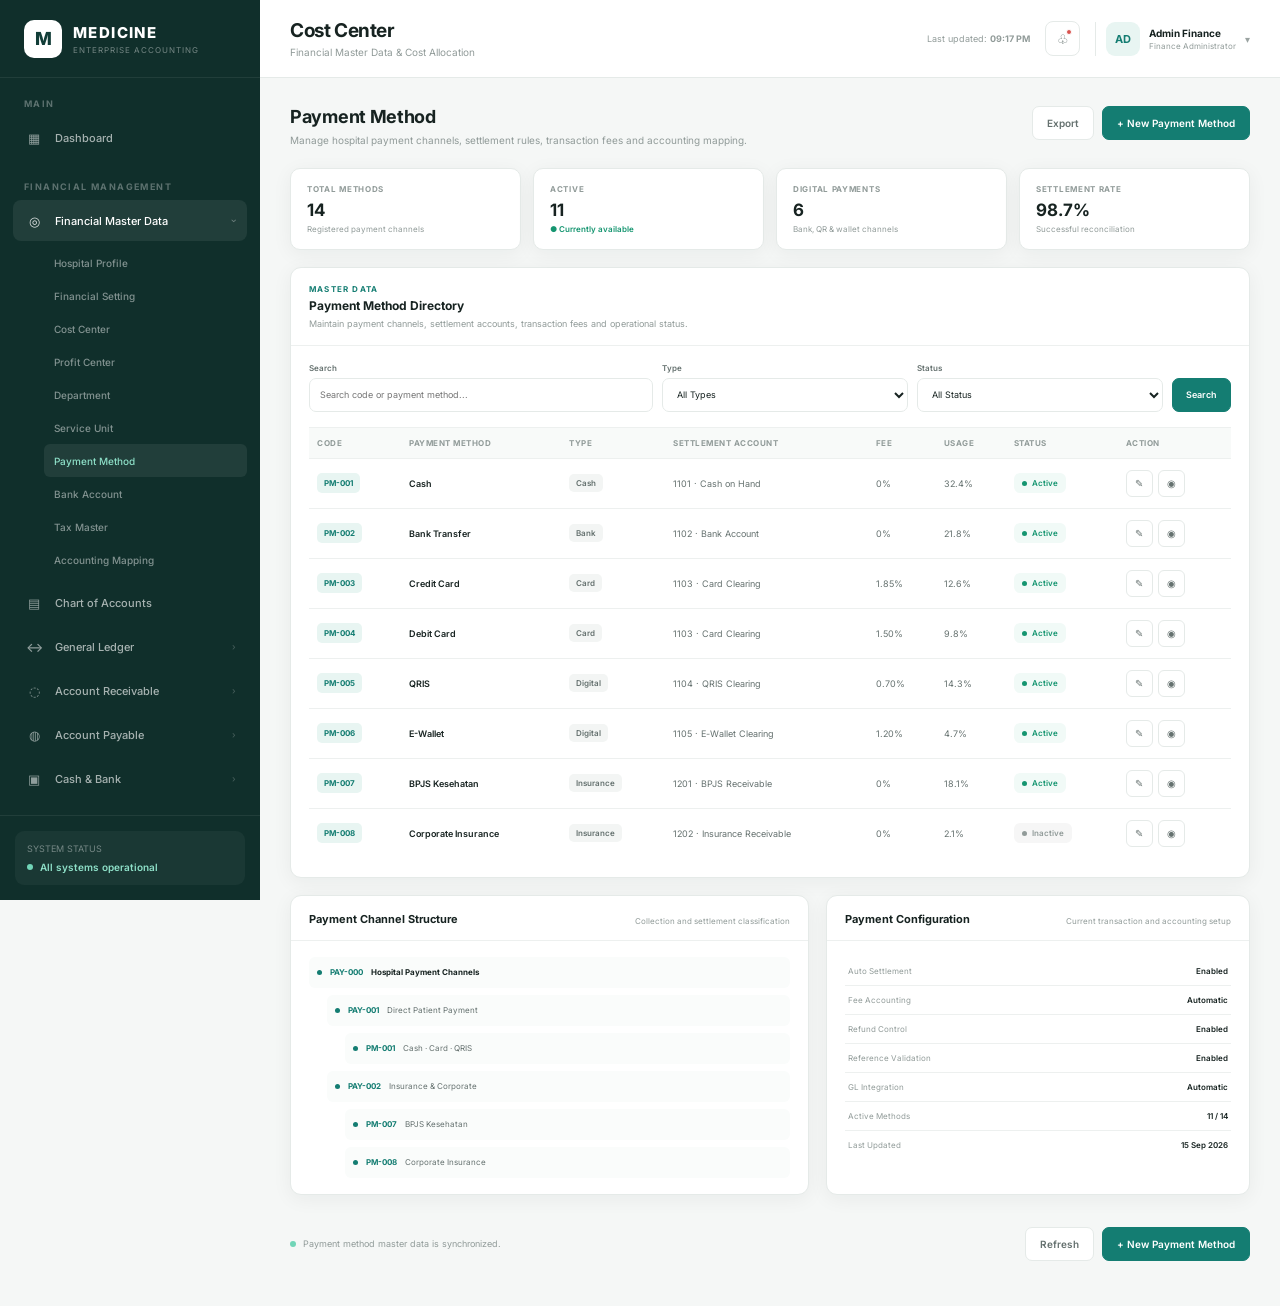
<file: financial-master-data/payment-method.html>
<!doctype html>
<html lang="en">
  <head>
    <meta charset="UTF-8" />
    <meta name="viewport" content="width=device-width, initial-scale=1.0" />

    <title>Payment Method | Medicine Enterprise Accounting</title>

    <link rel="preconnect" href="https://fonts.googleapis.com" />
    <link rel="preconnect" href="https://fonts.gstatic.com" crossorigin />

    <link
      href="https://fonts.googleapis.com/css2?family=Inter:wght@400;500;600;700;800&display=swap"
      rel="stylesheet"
    />

    <link href="../style.css" rel="stylesheet" />

    <style>
      .payment-header {
        display: flex;
        align-items: flex-start;
        justify-content: space-between;
        gap: 20px;
        margin-bottom: 20px;
      }
      .payment-header-text h2 {
        font-size: 18px;
        font-weight: 700;
        letter-spacing: -0.3px;
      }
      .payment-header-text p {
        margin-top: 5px;
        font-size: 10px;
        line-height: 1.6;
        color: var(--text-muted);
      }
      .payment-actions {
        display: flex;
        align-items: center;
        gap: 8px;
        flex-shrink: 0;
      }
      .payment-btn {
        height: 34px;
        padding: 0 14px;
        border-radius: 7px;
        border: 1px solid var(--border);
        background: #fff;
        color: var(--text-secondary);
        font-size: 10px;
        font-weight: 600;
        cursor: pointer;
      }
      .payment-btn:hover {
        background: #fafcfb;
        color: var(--text);
      }
      .payment-btn.primary {
        border-color: var(--primary);
        background: var(--primary);
        color: #fff;
      }
      .payment-btn.primary:hover {
        background: var(--primary-dark);
      }
      .payment-summary {
        display: grid;
        grid-template-columns: repeat(4, minmax(0, 1fr));
        gap: 12px;
        margin-bottom: 17px;
      }
      .payment-summary-card {
        padding: 15px 16px;
        background: #fff;
        border: 1px solid var(--border);
        border-radius: 10px;
        box-shadow: var(--shadow);
      }
      .payment-summary-label {
        font-size: 8px;
        font-weight: 700;
        color: var(--text-muted);
        letter-spacing: 0.7px;
        text-transform: uppercase;
      }
      .payment-summary-value {
        margin-top: 6px;
        font-size: 17px;
        font-weight: 700;
        color: var(--text);
      }
      .payment-summary-meta {
        margin-top: 4px;
        font-size: 8px;
        color: var(--text-muted);
      }
      .payment-summary-meta.success {
        color: var(--success);
        font-weight: 600;
      }
      .payment-card,
      .payment-detail-card {
        background: #fff;
        border: 1px solid var(--border);
        border-radius: 11px;
        box-shadow: var(--shadow);
        overflow: hidden;
        margin-bottom: 17px;
      }
      .payment-card-header,
      .payment-detail-header {
        display: flex;
        align-items: flex-start;
        justify-content: space-between;
        gap: 15px;
        padding: 16px 18px 14px;
        border-bottom: 1px solid #edf0ef;
      }
      .payment-card-kicker {
        font-size: 8px;
        font-weight: 700;
        letter-spacing: 1.2px;
        color: var(--primary);
        text-transform: uppercase;
        margin-bottom: 4px;
      }
      .payment-card-title {
        font-size: 12px;
        font-weight: 700;
        color: var(--text);
      }
      .payment-card-description {
        margin-top: 4px;
        font-size: 9px;
        line-height: 1.5;
        color: var(--text-muted);
      }
      .payment-card-body {
        padding: 17px 18px 19px;
      }
      .payment-filter {
        display: grid;
        grid-template-columns: 1.4fr 1fr 1fr auto;
        gap: 9px;
        align-items: end;
        margin-bottom: 15px;
      }
      .payment-filter-group label {
        display: block;
        margin-bottom: 5px;
        font-size: 8px;
        font-weight: 600;
        color: var(--text-secondary);
      }
      .payment-input,
      .payment-select {
        width: 100%;
        height: 34px;
        padding: 0 10px;
        border: 1px solid var(--border);
        border-radius: 7px;
        background: #fff;
        color: var(--text);
        font-family: inherit;
        font-size: 9px;
        outline: none;
      }
      .payment-input:focus,
      .payment-select:focus,
      .payment-textarea:focus {
        border-color: var(--primary);
        box-shadow: 0 0 0 3px rgba(20, 125, 114, 0.08);
      }
      .payment-search-btn {
        height: 34px;
        padding: 0 13px;
        border: 1px solid var(--primary);
        border-radius: 7px;
        background: var(--primary);
        color: #fff;
        font-size: 9px;
        font-weight: 600;
        cursor: pointer;
      }
      .payment-table-wrapper {
        overflow-x: auto;
      }
      .payment-table {
        width: 100%;
        min-width: 900px;
        border-collapse: collapse;
      }
      .payment-table th {
        padding: 10px 8px;
        background: #f8faf9;
        border-top: 1px solid #edf0ef;
        border-bottom: 1px solid #edf0ef;
        text-align: left;
        font-size: 8px;
        font-weight: 700;
        color: var(--text-muted);
        letter-spacing: 0.5px;
        text-transform: uppercase;
        white-space: nowrap;
      }
      .payment-table td {
        padding: 11px 8px;
        border-bottom: 1px solid #edf0ef;
        font-size: 9px;
        color: var(--text-secondary);
        vertical-align: middle;
      }
      .payment-table tbody tr:hover {
        background: #fafcfb;
      }
      .payment-table tbody tr:last-child td {
        border-bottom: none;
      }
      .payment-code {
        display: inline-flex;
        padding: 5px 7px;
        border-radius: 5px;
        background: var(--primary-soft);
        color: var(--primary);
        font-size: 8px;
        font-weight: 700;
      }
      .payment-name {
        font-weight: 600;
        color: var(--text);
      }
      .payment-type {
        display: inline-flex;
        padding: 4px 7px;
        border-radius: 5px;
        background: #f3f5f4;
        color: var(--text-secondary);
        font-size: 8px;
        font-weight: 600;
      }
      .payment-status {
        display: inline-flex;
        align-items: center;
        gap: 5px;
        padding: 5px 8px;
        border-radius: 6px;
        font-size: 8px;
        font-weight: 600;
      }
      .payment-status.active {
        background: #f1faf7;
        color: var(--success);
      }
      .payment-status.inactive {
        background: #f6f6f6;
        color: var(--text-muted);
      }
      .payment-status-dot {
        width: 5px;
        height: 5px;
        border-radius: 50%;
        background: currentColor;
      }
      .payment-actions-cell {
        display: flex;
        align-items: center;
        gap: 5px;
      }
      .payment-table .table-action {
        width: 27px;
        height: 27px;
        display: inline-flex;
        align-items: center;
        justify-content: center;
        border: 1px solid var(--border);
        border-radius: 6px;
        background: #fff;
        color: var(--text-secondary);
        cursor: pointer;
        font-size: 10px;
        font-family: inherit;
        line-height: 1;
        padding: 0;
      }
      .payment-table .table-action:hover {
        color: var(--primary);
        border-color: var(--primary);
        background: var(--primary-soft);
      }
      .payment-form-grid {
        display: grid;
        grid-template-columns: repeat(3, minmax(0, 1fr));
        gap: 15px;
      }
      .payment-form-group {
        min-width: 0;
      }
      .payment-form-group.full {
        grid-column: 1/-1;
      }
      .payment-form-group label {
        display: block;
        margin-bottom: 6px;
        font-size: 9px;
        font-weight: 600;
        color: var(--text-secondary);
      }
      .payment-form-group label span {
        color: var(--danger);
      }
      .payment-textarea {
        width: 100%;
        min-height: 72px;
        padding: 9px 10px;
        border: 1px solid var(--border);
        border-radius: 7px;
        resize: vertical;
        font-family: inherit;
        font-size: 9px;
        color: var(--text);
        outline: none;
      }
      .payment-status-box {
        height: 34px;
        display: flex;
        align-items: center;
        justify-content: space-between;
        padding: 0 10px;
        border: 1px solid var(--border);
        border-radius: 7px;
        background: #fafcfb;
      }
      .payment-status-label {
        display: flex;
        align-items: center;
        gap: 6px;
        color: var(--success);
        font-size: 8px;
        font-weight: 600;
      }
      .payment-toggle {
        position: relative;
        width: 31px;
        height: 17px;
        border: 0;
        border-radius: 20px;
        background: var(--primary);
        cursor: pointer;
      }
      .payment-toggle:after {
        content: "";
        position: absolute;
        width: 11px;
        height: 11px;
        top: 3px;
        right: 3px;
        border-radius: 50%;
        background: #fff;
        transition: 0.2s;
      }
      .payment-toggle.off {
        background: #c8d0ce;
      }
      .payment-toggle.off:after {
        right: 17px;
      }
      .payment-detail-grid {
        display: grid;
        grid-template-columns: 1.1fr 0.9fr;
        gap: 17px;
        margin-bottom: 17px;
      }
      .payment-detail-card {
        margin-bottom: 0;
      }
      .payment-detail-title {
        font-size: 11px;
        font-weight: 700;
        color: var(--text);
      }
      .payment-detail-subtitle {
        margin-top: 4px;
        font-size: 8px;
        color: var(--text-muted);
      }
      .payment-detail-body {
        padding: 16px 18px;
      }
      .hierarchy-list {
        display: flex;
        flex-direction: column;
        gap: 7px;
      }
      .hierarchy-row {
        display: flex;
        align-items: center;
        gap: 8px;
        min-height: 31px;
        padding: 6px 8px;
        border-radius: 6px;
        background: #fafcfb;
        font-size: 8px;
        color: var(--text-secondary);
      }
      .hierarchy-row.level-1 {
        font-weight: 700;
        color: var(--text);
      }
      .hierarchy-row.level-2 {
        margin-left: 18px;
      }
      .hierarchy-row.level-3 {
        margin-left: 36px;
      }
      .hierarchy-line {
        width: 5px;
        height: 5px;
        border-radius: 50%;
        background: var(--primary);
        flex-shrink: 0;
      }
      .hierarchy-code {
        color: var(--primary);
        font-weight: 700;
      }
      .payment-info-table {
        width: 100%;
        border-collapse: collapse;
      }
      .payment-info-table tr {
        border-bottom: 1px solid #edf0ef;
      }
      .payment-info-table tr:last-child {
        border-bottom: none;
      }
      .payment-info-table td {
        padding: 9px 3px;
        font-size: 8px;
      }
      .payment-info-table td:first-child {
        color: var(--text-muted);
      }
      .payment-info-table td:last-child {
        text-align: right;
        color: var(--text);
        font-weight: 600;
      }
      .payment-footer {
        display: flex;
        align-items: center;
        justify-content: space-between;
        gap: 15px;
        padding: 15px 0 5px;
      }
      .payment-save-info {
        display: flex;
        align-items: center;
        gap: 7px;
        font-size: 9px;
        color: var(--text-muted);
      }
      @media (max-width: 1050px) {
        .payment-summary {
          grid-template-columns: repeat(2, minmax(0, 1fr));
        }
        .payment-filter {
          grid-template-columns: repeat(2, minmax(0, 1fr));
        }
        .payment-detail-grid {
          grid-template-columns: 1fr;
        }
      }
      @media (max-width: 850px) {
        .payment-form-grid {
          grid-template-columns: repeat(2, minmax(0, 1fr));
        }
      }
      @media (max-width: 700px) {
        .payment-header,
        .payment-footer {
          flex-direction: column;
          align-items: stretch;
        }
        .payment-summary {
          grid-template-columns: 1fr;
        }
        .payment-filter {
          grid-template-columns: 1fr;
        }
        .payment-form-grid {
          grid-template-columns: 1fr;
        }
        .payment-form-group.full {
          grid-column: auto;
        }
      }
    </style>
  </head>

  <body>
    <div class="app">
      <!-- =========================================================
         SIDEBAR
    ========================================================== -->

      <aside class="sidebar" id="sidebar">
        <div class="sidebar-brand">
          <div class="brand-logo">M</div>

          <div>
            <div class="brand-title">MEDICINE</div>

            <div class="brand-subtitle">Enterprise Accounting</div>
          </div>
        </div>

        <nav class="sidebar-nav">
          <!-- MAIN -->

          <div class="nav-section">
            <div class="nav-section-title">Main</div>

            <a href="../dashboard.html" class="nav-item">
              <span class="nav-icon">▦</span>
              <span class="nav-text">Dashboard</span>
            </a>
          </div>

          <!-- FINANCIAL MANAGEMENT -->

          <div class="nav-section">
            <div class="nav-section-title">Financial Management</div>

            <!-- FINANCIAL MASTER DATA -->

            <div class="nav-dropdown">
              <button
                class="nav-item nav-dropdown-toggle open"
                type="button"
                data-dropdown="financialMasterData"
              >
                <span class="nav-icon"> ◎ </span>

                <span class="nav-text"> Financial Master Data </span>

                <span class="nav-arrow"> › </span>
              </button>

              <div class="nav-submenu open" id="financialMasterData">
                <a href="hospital-profile.html" class="nav-subitem">
                  Hospital Profile
                </a>

                <a href="financial-setting.html" class="nav-subitem">
                  Financial Setting
                </a>

                <a href="cost-center.html" class="nav-subitem"> Cost Center </a>

                <a href="profit-center.html" class="nav-subitem">
                  Profit Center
                </a>

                <a href="department.html" class="nav-subitem"> Department </a>

                <a href="service-unit.html" class="nav-subitem">
                  Service Unit
                </a>

                <a href="payment-method.html" class="nav-subitem active">
                  Payment Method
                </a>

                <a href="bank-account.html" class="nav-subitem">
                  Bank Account
                </a>

                <a href="tax-master.html" class="nav-subitem"> Tax Master </a>

                <a href="accounting-mapping.html" class="nav-subitem">
                  Accounting Mapping
                </a>
              </div>
            </div>

            <!-- CHART OF ACCOUNTS -->

            <a
              href="../chart-of-accounts/chart-of-accounts.html"
              class="nav-item"
            >
              <span class="nav-icon">▤</span>
              <span class="nav-text">Chart of Accounts</span>
            </a>

            <!-- GENERAL LEDGER -->

            <div class="nav-dropdown">
              <button
                class="nav-item nav-dropdown-toggle"
                type="button"
                data-dropdown="generalLedger"
              >
                <span class="nav-icon">↔</span>
                <span class="nav-text">General Ledger</span>
                <span class="nav-arrow">›</span>
              </button>

              <div class="nav-submenu" id="generalLedger">
                <a
                  href="../general-ledger/journal-entry.html"
                  class="nav-subitem"
                >
                  Journal Entry
                </a>

                <a
                  href="../general-ledger/journal-list.html"
                  class="nav-subitem"
                >
                  Journal List
                </a>

                <a
                  href="../general-ledger/journal-posting.html"
                  class="nav-subitem"
                >
                  Journal Posting
                </a>

                <a href="../general-ledger/ledger.html" class="nav-subitem">
                  General Ledger
                </a>
              </div>
            </div>

            <!-- ACCOUNT RECEIVABLE -->

            <div class="nav-dropdown">
              <button
                class="nav-item nav-dropdown-toggle"
                type="button"
                data-dropdown="accountReceivable"
              >
                <span class="nav-icon">◌</span>
                <span class="nav-text">Account Receivable</span>
                <span class="nav-arrow">›</span>
              </button>

              <div class="nav-submenu" id="accountReceivable">
                <a
                  href="../account-receivable/ar-dashboard.html"
                  class="nav-subitem"
                >
                  AR Dashboard
                </a>

                <a
                  href="../account-receivable/customer.html"
                  class="nav-subitem"
                >
                  Customer
                </a>

                <a
                  href="../account-receivable/invoice.html"
                  class="nav-subitem"
                >
                  Invoice
                </a>

                <a
                  href="../account-receivable/receipt.html"
                  class="nav-subitem"
                >
                  Receipt
                </a>

                <a href="../account-receivable/aging.html" class="nav-subitem">
                  AR Aging
                </a>
              </div>
            </div>

            <!-- ACCOUNT PAYABLE -->

            <div class="nav-dropdown">
              <button
                class="nav-item nav-dropdown-toggle"
                type="button"
                data-dropdown="accountPayable"
              >
                <span class="nav-icon">◍</span>
                <span class="nav-text">Account Payable</span>
                <span class="nav-arrow">›</span>
              </button>

              <div class="nav-submenu" id="accountPayable">
                <a
                  href="../account-payable/ap-dashboard.html"
                  class="nav-subitem"
                >
                  AP Dashboard
                </a>

                <a href="../account-payable/vendor.html" class="nav-subitem">
                  Vendor
                </a>

                <a href="../account-payable/bill.html" class="nav-subitem">
                  Bill
                </a>

                <a href="../account-payable/payment.html" class="nav-subitem">
                  Payment
                </a>

                <a href="../account-payable/aging.html" class="nav-subitem">
                  AP Aging
                </a>
              </div>
            </div>

            <!-- CASH & BANK -->

            <div class="nav-dropdown">
              <button
                class="nav-item nav-dropdown-toggle"
                type="button"
                data-dropdown="cashBank"
              >
                <span class="nav-icon">▣</span>
                <span class="nav-text">Cash &amp; Bank</span>
                <span class="nav-arrow">›</span>
              </button>

              <div class="nav-submenu" id="cashBank">
                <a
                  href="../cash-bank/cash-bank-dashboard.html"
                  class="nav-subitem"
                >
                  Cash &amp; Bank Dashboard
                </a>

                <a href="../cash-bank/cash-account.html" class="nav-subitem">
                  Cash Account
                </a>

                <a href="../cash-bank/bank-account.html" class="nav-subitem">
                  Bank Account
                </a>

                <a href="../cash-bank/cash-receipt.html" class="nav-subitem">
                  Cash Receipt
                </a>

                <a
                  href="../cash-bank/cash-disbursement.html"
                  class="nav-subitem"
                >
                  Cash Disbursement
                </a>

                <a
                  href="../cash-bank/bank-reconciliation.html"
                  class="nav-subitem"
                >
                  Bank Reconciliation
                </a>
              </div>
            </div>
          </div>

          <!-- OPERATIONS -->

          <div class="nav-section">
            <div class="nav-section-title">Operations</div>

            <a href="../operations/revenue-management.html" class="nav-item">
              <span class="nav-icon">↗</span>
              <span class="nav-text">Revenue Management</span>
            </a>

            <a href="../operations/billing-integration.html" class="nav-item">
              <span class="nav-icon">▧</span>
              <span class="nav-text">Billing Integration</span>
            </a>

            <a href="../operations/bpjs-insurance.html" class="nav-item">
              <span class="nav-icon">✓</span>
              <span class="nav-text">BPJS &amp; Insurance</span>
            </a>

            <a href="../operations/pharmacy-accounting.html" class="nav-item">
              <span class="nav-icon">✚</span>
              <span class="nav-text">Pharmacy Accounting</span>
            </a>

            <a href="../operations/procurement.html" class="nav-item">
              <span class="nav-icon">⌁</span>
              <span class="nav-text">Procurement</span>
            </a>

            <a href="../operations/expense-management.html" class="nav-item">
              <span class="nav-icon">−</span>
              <span class="nav-text">Expense Management</span>
            </a>
          </div>

          <!-- MANAGEMENT -->

          <div class="nav-section">
            <div class="nav-section-title">Management</div>

            <a href="../management/fixed-asset.html" class="nav-item">
              <span class="nav-icon">▥</span>
              <span class="nav-text">Fixed Asset</span>
            </a>

            <a href="../management/budget-management.html" class="nav-item">
              <span class="nav-icon">◫</span>
              <span class="nav-text">Budget Management</span>
            </a>

            <a href="../management/payroll-accounting.html" class="nav-item">
              <span class="nav-icon">▥</span>
              <span class="nav-text">Payroll Accounting</span>
            </a>

            <a href="../management/tax-management.html" class="nav-item">
              <span class="nav-icon">%</span>
              <span class="nav-text">Tax Management</span>
            </a>

            <a href="../management/financial-closing.html" class="nav-item">
              <span class="nav-icon">◈</span>
              <span class="nav-text">Financial Closing</span>
            </a>
          </div>

          <!-- REPORTS -->

          <div class="nav-section">
            <div class="nav-section-title">Reports &amp; Intelligence</div>

            <a href="../reports/financial-statements.html" class="nav-item">
              <span class="nav-icon">▥</span>
              <span class="nav-text">Financial Statements</span>
            </a>

            <a href="../reports/hospital-profitability.html" class="nav-item">
              <span class="nav-icon">◒</span>
              <span class="nav-text">Hospital Profitability</span>
            </a>

            <a
              href="../reports/ai-accounting-intelligence.html"
              class="nav-item"
            >
              <span class="nav-icon">⌁</span>
              <span class="nav-text">AI Accounting Intelligence</span>
            </a>

            <a href="../reports/internal-control-audit.html" class="nav-item">
              <span class="nav-icon">◉</span>
              <span class="nav-text">Internal Control &amp; Audit</span>
            </a>
          </div>
        </nav>

        <div class="sidebar-footer">
          <div class="system-status">
            <div class="status-label">SYSTEM STATUS</div>

            <div class="status-value">
              <span class="status-dot"></span>
              All systems operational
            </div>
          </div>
        </div>
      </aside>

      <!-- =========================================================
         MAIN
    ========================================================== -->

      <section class="main">
        <!-- TOPBAR -->

        <header class="topbar">
          <div style="display: flex; align-items: center">
            <button class="mobile-menu" id="mobileMenu">☰</button>

            <div class="page-title">
              <h1>Cost Center</h1>

              <p>Financial Master Data &amp; Cost Allocation</p>
            </div>
          </div>

          <div class="topbar-right">
            <div class="last-updated">
              Last updated:
              <strong id="lastUpdated"> Just now </strong>
            </div>

            <button class="notification">
              ♧
              <span class="notification-badge"></span>
            </button>

            <div class="user-profile">
              <div class="user-avatar">AD</div>

              <div class="user-info">
                <strong> Admin Finance </strong>

                <span> Finance Administrator </span>
              </div>

              <button class="user-menu" id="logoutButton">▾</button>
            </div>
          </div>
        </header>

        <!-- =========================================================
           CONTENT
      ========================================================== -->

        <main class="content">
          <div class="payment-header">
            <div class="payment-header-text">
              <h2>Payment Method</h2>
              <p>
                Manage hospital payment channels, settlement rules, transaction
                fees and accounting mapping.
              </p>
            </div>
            <div class="payment-actions">
              <button
                type="button"
                class="payment-btn"
                id="exportPaymentMethod"
              >
                Export</button
              ><button
                type="button"
                class="payment-btn primary"
                id="newPaymentMethod"
              >
                + New Payment Method
              </button>
            </div>
          </div>
          <div class="payment-summary">
            <div class="payment-summary-card">
              <div class="payment-summary-label">Total Methods</div>
              <div class="payment-summary-value">14</div>
              <div class="payment-summary-meta">
                Registered payment channels
              </div>
            </div>
            <div class="payment-summary-card">
              <div class="payment-summary-label">Active</div>
              <div class="payment-summary-value">11</div>
              <div class="payment-summary-meta success">
                ● Currently available
              </div>
            </div>
            <div class="payment-summary-card">
              <div class="payment-summary-label">Digital Payments</div>
              <div class="payment-summary-value">6</div>
              <div class="payment-summary-meta">
                Bank, QR &amp; wallet channels
              </div>
            </div>
            <div class="payment-summary-card">
              <div class="payment-summary-label">Settlement Rate</div>
              <div class="payment-summary-value">98.7%</div>
              <div class="payment-summary-meta">Successful reconciliation</div>
            </div>
          </div>
          <section class="payment-card">
            <div class="payment-card-header">
              <div>
                <div class="payment-card-kicker">Master Data</div>
                <div class="payment-card-title">Payment Method Directory</div>
                <div class="payment-card-description">
                  Maintain payment channels, settlement accounts, transaction
                  fees and operational status.
                </div>
              </div>
            </div>
            <div class="payment-card-body">
              <div class="payment-filter">
                <div class="payment-filter-group">
                  <label for="searchPaymentMethod">Search</label
                  ><input
                    id="searchPaymentMethod"
                    class="payment-input"
                    placeholder="Search code or payment method..."
                  />
                </div>
                <div class="payment-filter-group">
                  <label for="paymentTypeFilter">Type</label
                  ><select id="paymentTypeFilter" class="payment-select">
                    <option value="">All Types</option>
                    <option>Cash</option>
                    <option>Bank</option>
                    <option>Card</option>
                    <option>Digital</option>
                    <option>Insurance</option>
                  </select>
                </div>
                <div class="payment-filter-group">
                  <label for="paymentStatusFilter">Status</label
                  ><select id="paymentStatusFilter" class="payment-select">
                    <option value="">All Status</option>
                    <option>Active</option>
                    <option>Inactive</option>
                  </select>
                </div>
                <button
                  type="button"
                  class="payment-search-btn"
                  id="searchPaymentButton"
                >
                  Search
                </button>
              </div>
              <div class="payment-table-wrapper">
                <table class="payment-table" id="paymentMethodTable">
                  <thead>
                    <tr>
                      <th>Code</th>
                      <th>Payment Method</th>
                      <th>Type</th>
                      <th>Settlement Account</th>
                      <th>Fee</th>
                      <th>Usage</th>
                      <th>Status</th>
                      <th>Action</th>
                    </tr>
                  </thead>
                  <tbody>
                    <tr data-type="Cash" data-status="Active">
                      <td><span class="payment-code">PM-001</span></td>
                      <td><span class="payment-name">Cash</span></td>
                      <td><span class="payment-type">Cash</span></td>
                      <td>1101 · Cash on Hand</td>
                      <td>0%</td>
                      <td>32.4%</td>
                      <td>
                        <span class="payment-status active"
                          ><span class="payment-status-dot"></span>Active</span
                        >
                      </td>
                      <td>
                        <div class="payment-actions-cell">
                          <button class="table-action" title="Edit">✎</button
                          ><button class="table-action" title="View">◉</button>
                        </div>
                      </td>
                    </tr>
                    <tr data-type="Bank" data-status="Active">
                      <td><span class="payment-code">PM-002</span></td>
                      <td><span class="payment-name">Bank Transfer</span></td>
                      <td><span class="payment-type">Bank</span></td>
                      <td>1102 · Bank Account</td>
                      <td>0%</td>
                      <td>21.8%</td>
                      <td>
                        <span class="payment-status active"
                          ><span class="payment-status-dot"></span>Active</span
                        >
                      </td>
                      <td>
                        <div class="payment-actions-cell">
                          <button class="table-action" title="Edit">✎</button
                          ><button class="table-action" title="View">◉</button>
                        </div>
                      </td>
                    </tr>
                    <tr data-type="Card" data-status="Active">
                      <td><span class="payment-code">PM-003</span></td>
                      <td><span class="payment-name">Credit Card</span></td>
                      <td><span class="payment-type">Card</span></td>
                      <td>1103 · Card Clearing</td>
                      <td>1.85%</td>
                      <td>12.6%</td>
                      <td>
                        <span class="payment-status active"
                          ><span class="payment-status-dot"></span>Active</span
                        >
                      </td>
                      <td>
                        <div class="payment-actions-cell">
                          <button class="table-action" title="Edit">✎</button
                          ><button class="table-action" title="View">◉</button>
                        </div>
                      </td>
                    </tr>
                    <tr data-type="Card" data-status="Active">
                      <td><span class="payment-code">PM-004</span></td>
                      <td><span class="payment-name">Debit Card</span></td>
                      <td><span class="payment-type">Card</span></td>
                      <td>1103 · Card Clearing</td>
                      <td>1.50%</td>
                      <td>9.8%</td>
                      <td>
                        <span class="payment-status active"
                          ><span class="payment-status-dot"></span>Active</span
                        >
                      </td>
                      <td>
                        <div class="payment-actions-cell">
                          <button class="table-action" title="Edit">✎</button
                          ><button class="table-action" title="View">◉</button>
                        </div>
                      </td>
                    </tr>
                    <tr data-type="Digital" data-status="Active">
                      <td><span class="payment-code">PM-005</span></td>
                      <td><span class="payment-name">QRIS</span></td>
                      <td><span class="payment-type">Digital</span></td>
                      <td>1104 · QRIS Clearing</td>
                      <td>0.70%</td>
                      <td>14.3%</td>
                      <td>
                        <span class="payment-status active"
                          ><span class="payment-status-dot"></span>Active</span
                        >
                      </td>
                      <td>
                        <div class="payment-actions-cell">
                          <button class="table-action" title="Edit">✎</button
                          ><button class="table-action" title="View">◉</button>
                        </div>
                      </td>
                    </tr>
                    <tr data-type="Digital" data-status="Active">
                      <td><span class="payment-code">PM-006</span></td>
                      <td><span class="payment-name">E-Wallet</span></td>
                      <td><span class="payment-type">Digital</span></td>
                      <td>1105 · E-Wallet Clearing</td>
                      <td>1.20%</td>
                      <td>4.7%</td>
                      <td>
                        <span class="payment-status active"
                          ><span class="payment-status-dot"></span>Active</span
                        >
                      </td>
                      <td>
                        <div class="payment-actions-cell">
                          <button class="table-action" title="Edit">✎</button
                          ><button class="table-action" title="View">◉</button>
                        </div>
                      </td>
                    </tr>
                    <tr data-type="Insurance" data-status="Active">
                      <td><span class="payment-code">PM-007</span></td>
                      <td><span class="payment-name">BPJS Kesehatan</span></td>
                      <td><span class="payment-type">Insurance</span></td>
                      <td>1201 · BPJS Receivable</td>
                      <td>0%</td>
                      <td>18.1%</td>
                      <td>
                        <span class="payment-status active"
                          ><span class="payment-status-dot"></span>Active</span
                        >
                      </td>
                      <td>
                        <div class="payment-actions-cell">
                          <button class="table-action" title="Edit">✎</button
                          ><button class="table-action" title="View">◉</button>
                        </div>
                      </td>
                    </tr>
                    <tr data-type="Insurance" data-status="Inactive">
                      <td><span class="payment-code">PM-008</span></td>
                      <td>
                        <span class="payment-name">Corporate Insurance</span>
                      </td>
                      <td><span class="payment-type">Insurance</span></td>
                      <td>1202 · Insurance Receivable</td>
                      <td>0%</td>
                      <td>2.1%</td>
                      <td>
                        <span class="payment-status inactive"
                          ><span class="payment-status-dot"></span
                          >Inactive</span
                        >
                      </td>
                      <td>
                        <div class="payment-actions-cell">
                          <button class="table-action" title="Edit">✎</button
                          ><button class="table-action" title="View">◉</button>
                        </div>
                      </td>
                    </tr>
                  </tbody>
                </table>
              </div>
            </div>
          </section>
          <section
            class="payment-card"
            id="paymentMethodFormCard"
            style="display: none"
          >
            <div class="payment-card-header">
              <div>
                <div class="payment-card-kicker">Master Data</div>
                <div class="payment-card-title">New Payment Method</div>
                <div class="payment-card-description">
                  Define collection, settlement and accounting attributes for
                  the payment method.
                </div>
              </div>
            </div>
            <div class="payment-card-body">
              <div class="payment-form-grid">
                <div class="payment-form-group">
                  <label>Payment Method Code <span>*</span></label
                  ><input id="formCode" class="payment-input" value="PM-009" />
                </div>
                <div class="payment-form-group">
                  <label>Payment Method Name <span>*</span></label
                  ><input
                    id="formName"
                    class="payment-input"
                    placeholder="Enter payment method name"
                  />
                </div>
                <div class="payment-form-group">
                  <label>Payment Type</label
                  ><select id="formType" class="payment-select">
                    <option>Cash</option>
                    <option>Bank</option>
                    <option>Card</option>
                    <option selected>Digital</option>
                    <option>Insurance</option>
                  </select>
                </div>
                <div class="payment-form-group">
                  <label>Settlement Account</label
                  ><select id="formAccount" class="payment-select">
                    <option>Select Account</option>
                    <option>1101 · Cash on Hand</option>
                    <option>1102 · Bank Account</option>
                    <option>1103 · Card Clearing</option>
                    <option>1104 · QRIS Clearing</option>
                    <option>1201 · BPJS Receivable</option>
                  </select>
                </div>
                <div class="payment-form-group">
                  <label>Transaction Fee</label
                  ><input
                    id="formFee"
                    class="payment-input"
                    placeholder="0.00%"
                  />
                </div>
                <div class="payment-form-group">
                  <label>Settlement Cycle</label
                  ><select id="formSettlement" class="payment-select">
                    <option>Same Day</option>
                    <option selected>T+1</option>
                    <option>T+2</option>
                    <option>T+3</option>
                  </select>
                </div>
                <div class="payment-form-group">
                  <label>Reference Required</label
                  ><select class="payment-select">
                    <option selected>Yes</option>
                    <option>No</option>
                  </select>
                </div>
                <div class="payment-form-group">
                  <label>Refund Supported</label
                  ><select class="payment-select">
                    <option selected>Yes</option>
                    <option>No</option>
                  </select>
                </div>
                <div class="payment-form-group">
                  <label>Status</label>
                  <div class="payment-status-box">
                    <div class="payment-status-label" id="formStatusLabel">
                      <span class="payment-status-dot"></span>Active
                    </div>
                    <button
                      type="button"
                      class="payment-toggle"
                      id="formStatusToggle"
                    ></button>
                  </div>
                </div>
                <div class="payment-form-group full">
                  <label>Description</label
                  ><textarea
                    class="payment-textarea"
                    placeholder="Describe the payment channel, settlement process and usage scope..."
                  ></textarea>
                </div>
              </div>
              <div
                class="payment-actions"
                style="margin-top: 18px; justify-content: flex-end"
              >
                <button type="button" class="payment-btn" id="cancelForm">
                  Cancel</button
                ><button
                  type="button"
                  class="payment-btn primary"
                  id="savePaymentMethod"
                >
                  Save Payment Method
                </button>
              </div>
            </div>
          </section>
          <div class="payment-detail-grid">
            <section class="payment-detail-card">
              <div class="payment-detail-header">
                <div class="payment-detail-title">
                  Payment Channel Structure
                </div>
                <div class="payment-detail-subtitle">
                  Collection and settlement classification
                </div>
              </div>
              <div class="payment-detail-body">
                <div class="hierarchy-list">
                  <div class="hierarchy-row level-1">
                    <span class="hierarchy-line"></span
                    ><span class="hierarchy-code">PAY-000</span> Hospital
                    Payment Channels
                  </div>
                  <div class="hierarchy-row level-2">
                    <span class="hierarchy-line"></span
                    ><span class="hierarchy-code">PAY-001</span> Direct Patient
                    Payment
                  </div>
                  <div class="hierarchy-row level-3">
                    <span class="hierarchy-line"></span
                    ><span class="hierarchy-code">PM-001</span> Cash · Card ·
                    QRIS
                  </div>
                  <div class="hierarchy-row level-2">
                    <span class="hierarchy-line"></span
                    ><span class="hierarchy-code">PAY-002</span> Insurance &amp;
                    Corporate
                  </div>
                  <div class="hierarchy-row level-3">
                    <span class="hierarchy-line"></span
                    ><span class="hierarchy-code">PM-007</span> BPJS Kesehatan
                  </div>
                  <div class="hierarchy-row level-3">
                    <span class="hierarchy-line"></span
                    ><span class="hierarchy-code">PM-008</span> Corporate
                    Insurance
                  </div>
                </div>
              </div>
            </section>
            <section class="payment-detail-card">
              <div class="payment-detail-header">
                <div class="payment-detail-title">Payment Configuration</div>
                <div class="payment-detail-subtitle">
                  Current transaction and accounting setup
                </div>
              </div>
              <div class="payment-detail-body">
                <table class="payment-info-table">
                  <tbody>
                    <tr>
                      <td>Auto Settlement</td>
                      <td>Enabled</td>
                    </tr>
                    <tr>
                      <td>Fee Accounting</td>
                      <td>Automatic</td>
                    </tr>
                    <tr>
                      <td>Refund Control</td>
                      <td>Enabled</td>
                    </tr>
                    <tr>
                      <td>Reference Validation</td>
                      <td>Enabled</td>
                    </tr>
                    <tr>
                      <td>GL Integration</td>
                      <td>Automatic</td>
                    </tr>
                    <tr>
                      <td>Active Methods</td>
                      <td>11 / 14</td>
                    </tr>
                    <tr>
                      <td>Last Updated</td>
                      <td>15 Sep 2026</td>
                    </tr>
                  </tbody>
                </table>
              </div>
            </section>
          </div>
          <div class="payment-footer">
            <div class="payment-save-info">
              <span class="status-dot"></span
              ><span id="paymentFooterMessage"
                >Payment method master data is synchronized.</span
              >
            </div>
            <div class="payment-actions">
              <button
                type="button"
                class="payment-btn"
                id="refreshPaymentMethod"
              >
                Refresh</button
              ><button
                type="button"
                class="payment-btn primary"
                id="newPaymentMethodBottom"
              >
                + New Payment Method
              </button>
            </div>
          </div>
        </main>
      </section>
    </div>

    <!-- =========================================================
       GLOBAL JS
  ========================================================== -->

    <script src="../app.js"></script>
    <script>
      const formCard = document.getElementById("paymentMethodFormCard");
      function openPaymentMethodForm() {
        formCard.style.display = "block";
        formCard.scrollIntoView({ behavior: "smooth", block: "start" });
        setTimeout(() => document.getElementById("formName")?.focus(), 300);
      }
      document
        .getElementById("newPaymentMethod")
        ?.addEventListener("click", openPaymentMethodForm);
      document
        .getElementById("newPaymentMethodBottom")
        ?.addEventListener("click", openPaymentMethodForm);
      document
        .getElementById("cancelForm")
        ?.addEventListener("click", () => (formCard.style.display = "none"));
      document
        .getElementById("savePaymentMethod")
        ?.addEventListener("click", () => {
          const c = document.getElementById("formCode").value.trim(),
            n = document.getElementById("formName").value.trim();
          if (!c || !n)
            return alert(
              "Please complete Payment Method Code and Payment Method Name.",
            );
          alert(
            "Payment Method\n\nSaved successfully.\n\nCode: " +
              c +
              "\nName: " +
              n,
          );
          formCard.style.display = "none";
        });
      document
        .getElementById("formStatusToggle")
        ?.addEventListener("click", function () {
          this.classList.toggle("off");
          const off = this.classList.contains("off"),
            l = document.getElementById("formStatusLabel");
          l.innerHTML =
            '<span class="payment-status-dot"></span>' +
            (off ? "Inactive" : "Active");
          l.style.color = off ? "var(--text-muted)" : "var(--success)";
        });
      function filterPayment() {
        const q = document
            .getElementById("searchPaymentMethod")
            .value.toLowerCase(),
          t = document.getElementById("paymentTypeFilter").value,
          st = document.getElementById("paymentStatusFilter").value;
        document
          .querySelectorAll("#paymentMethodTable tbody tr")
          .forEach(
            (r) =>
              (r.style.display =
                (!q || r.innerText.toLowerCase().includes(q)) &&
                (!t || r.dataset.type === t) &&
                (!st || r.dataset.status === st)
                  ? ""
                  : "none"),
          );
      }
      [
        "searchPaymentButton",
        "searchPaymentMethod",
        "paymentTypeFilter",
        "paymentStatusFilter",
      ].forEach((id) =>
        document
          .getElementById(id)
          ?.addEventListener(
            id === "searchPaymentButton" ? "click" : "input",
            filterPayment,
          ),
      );
      document
        .getElementById("paymentTypeFilter")
        ?.addEventListener("change", filterPayment);
      document
        .getElementById("paymentStatusFilter")
        ?.addEventListener("change", filterPayment);
      document
        .querySelectorAll("#paymentMethodTable .table-action")
        .forEach((b) =>
          b.addEventListener("click", () =>
            alert("Payment Method: " + b.title),
          ),
        );
      document
        .getElementById("exportPaymentMethod")
        ?.addEventListener("click", () =>
          alert("Payment Method data exported successfully."),
        );
      document
        .getElementById("refreshPaymentMethod")
        ?.addEventListener(
          "click",
          () =>
            (document.getElementById("paymentFooterMessage").textContent =
              "Payment method master data refreshed just now."),
        );
    </script>
  </body>
</html>
</file>
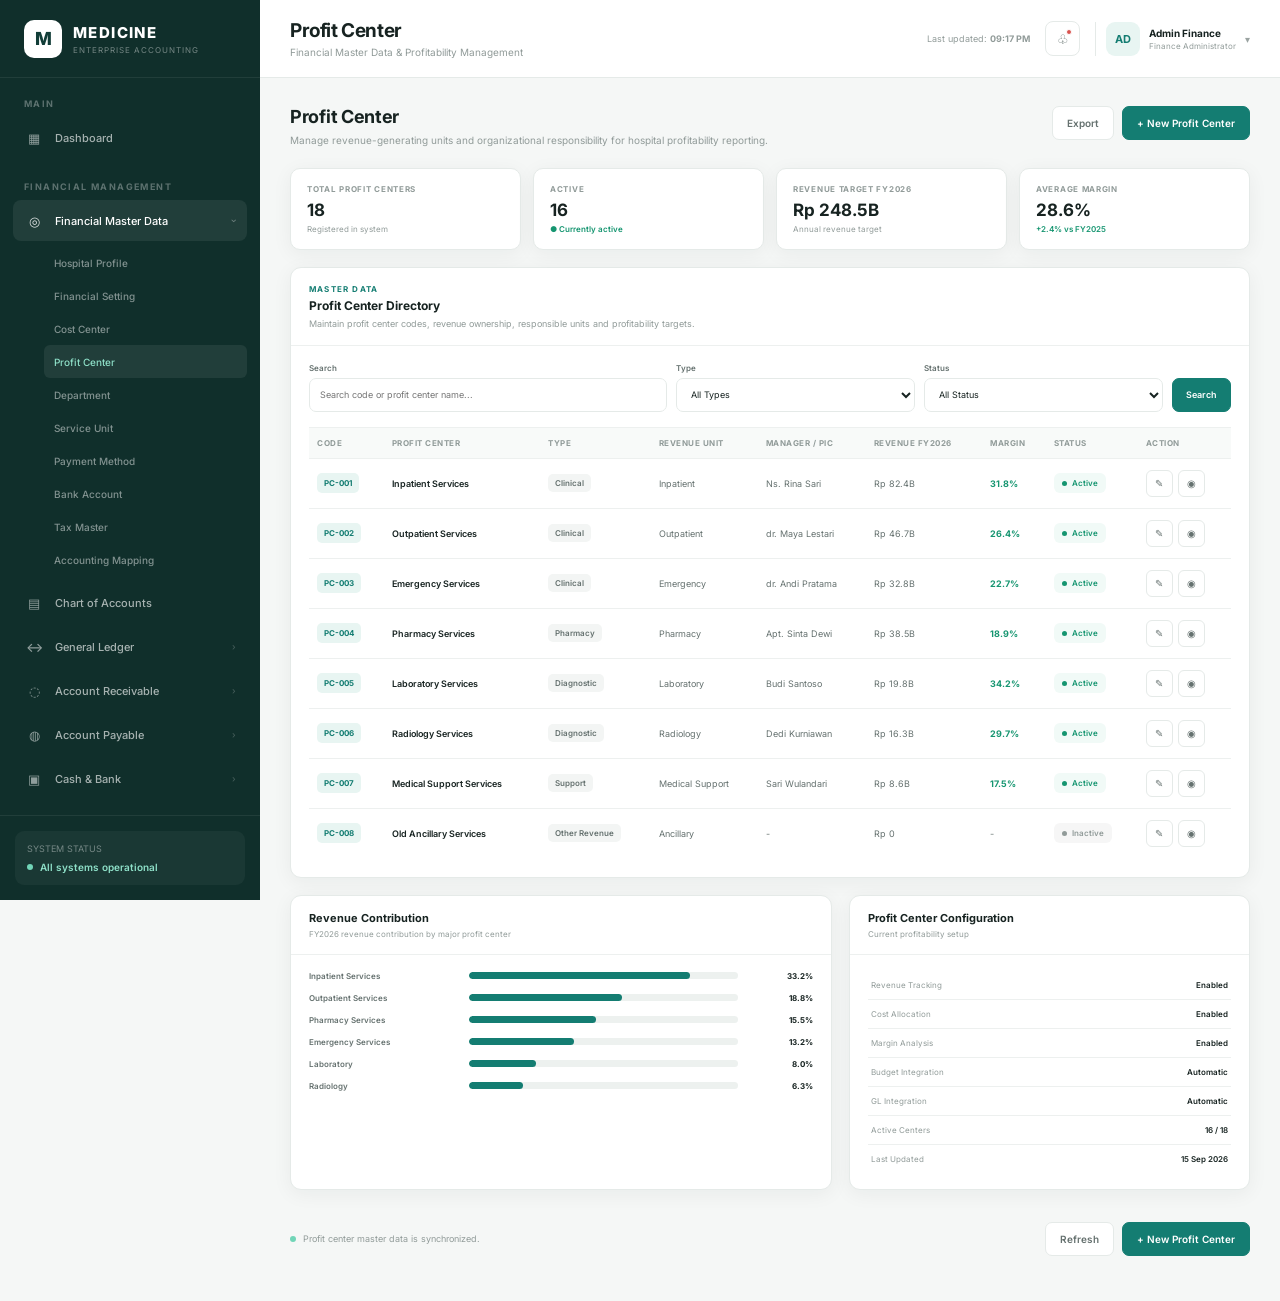
<file: financial-master-data/profit-center.html>
<!doctype html>
<html lang="en">
  <head>
    <meta charset="UTF-8" />
    <meta name="viewport" content="width=device-width, initial-scale=1.0" />

    <title>Profit Center | Medicine Enterprise Accounting</title>

    <link rel="preconnect" href="https://fonts.googleapis.com" />
    <link rel="preconnect" href="https://fonts.gstatic.com" crossorigin />

    <link
      href="https://fonts.googleapis.com/css2?family=Inter:wght@400;500;600;700;800&display=swap"
      rel="stylesheet"
    />

    <link href="../style.css" rel="stylesheet" />

    <style>
      /* =========================================================
       PROFIT CENTER
       Page-specific styles only
    ========================================================= */

      .profit-header {
        display: flex;
        align-items: flex-start;
        justify-content: space-between;
        gap: 20px;
        margin-bottom: 20px;
      }

      .profit-header-text h2 {
        font-size: 18px;
        font-weight: 700;
        letter-spacing: -0.3px;
      }

      .profit-header-text p {
        margin-top: 5px;
        font-size: 10px;
        line-height: 1.6;
        color: var(--text-muted);
      }

      .profit-actions {
        display: flex;
        align-items: center;
        gap: 8px;
        flex-shrink: 0;
      }

      .profit-btn {
        height: 34px;
        padding: 0 14px;
        border-radius: 7px;
        border: 1px solid var(--border);
        background: white;
        color: var(--text-secondary);
        font-size: 10px;
        font-weight: 600;
        cursor: pointer;
      }

      .profit-btn:hover {
        background: var(--surface-soft);
        color: var(--text);
      }

      .profit-btn.primary {
        border-color: var(--primary);
        background: var(--primary);
        color: white;
      }

      .profit-btn.primary:hover {
        background: var(--primary-dark);
      }

      /* =========================================================
       SUMMARY
    ========================================================= */

      .profit-summary {
        display: grid;
        grid-template-columns: repeat(4, minmax(0, 1fr));
        gap: 12px;
        margin-bottom: 17px;
      }

      .profit-summary-card {
        padding: 15px 16px;
        background: white;
        border: 1px solid var(--border);
        border-radius: 10px;
        box-shadow: var(--shadow);
      }

      .profit-summary-label {
        font-size: 8px;
        font-weight: 700;
        color: var(--text-muted);
        letter-spacing: 0.7px;
        text-transform: uppercase;
      }

      .profit-summary-value {
        margin-top: 6px;
        font-size: 17px;
        font-weight: 700;
        color: var(--text);
      }

      .profit-summary-meta {
        margin-top: 4px;
        font-size: 8px;
        color: var(--text-muted);
      }

      .profit-summary-meta.success {
        color: var(--success);
        font-weight: 600;
      }

      /* =========================================================
       MASTER CARD
    ========================================================= */

      .profit-card {
        background: white;
        border: 1px solid var(--border);
        border-radius: 11px;
        box-shadow: var(--shadow);
        overflow: hidden;
        margin-bottom: 17px;
      }

      .profit-card-header {
        display: flex;
        align-items: flex-start;
        justify-content: space-between;
        gap: 15px;
        padding: 16px 18px 14px;
        border-bottom: 1px solid #edf0ef;
      }

      .profit-card-kicker {
        font-size: 8px;
        font-weight: 700;
        letter-spacing: 1.2px;
        color: var(--primary);
        text-transform: uppercase;
        margin-bottom: 4px;
      }

      .profit-card-title {
        font-size: 12px;
        font-weight: 700;
        color: var(--text);
      }

      .profit-card-description {
        margin-top: 4px;
        font-size: 9px;
        line-height: 1.5;
        color: var(--text-muted);
      }

      .profit-card-body {
        padding: 17px 18px 19px;
      }

      /* =========================================================
       FILTER
    ========================================================= */

      .profit-filter {
        display: grid;
        grid-template-columns: 1.5fr 1fr 1fr auto;
        gap: 9px;
        align-items: end;
        margin-bottom: 15px;
      }

      .profit-filter-group label {
        display: block;
        margin-bottom: 5px;
        font-size: 8px;
        font-weight: 600;
        color: var(--text-secondary);
      }

      .profit-input,
      .profit-select {
        width: 100%;
        height: 34px;
        padding: 0 10px;
        border: 1px solid var(--border);
        border-radius: 7px;
        background: white;
        color: var(--text);
        font-family: inherit;
        font-size: 9px;
        outline: none;
      }

      .profit-input:focus,
      .profit-select:focus {
        border-color: var(--primary);
        box-shadow: 0 0 0 3px rgba(20, 125, 114, 0.08);
      }

      .profit-search-btn {
        height: 34px;
        padding: 0 13px;
        border: 1px solid var(--primary);
        border-radius: 7px;
        background: var(--primary);
        color: white;
        font-family: inherit;
        font-size: 9px;
        font-weight: 600;
        cursor: pointer;
      }

      /* =========================================================
       TABLE
    ========================================================= */

      .profit-table-wrapper {
        overflow-x: auto;
      }

      .profit-table {
        width: 100%;
        min-width: 900px;
        border-collapse: collapse;
      }

      .profit-table th {
        padding: 10px 8px;
        background: #f8faf9;
        border-top: 1px solid #edf0ef;
        border-bottom: 1px solid #edf0ef;
        text-align: left;
        font-size: 8px;
        font-weight: 700;
        color: var(--text-muted);
        letter-spacing: 0.5px;
        text-transform: uppercase;
        white-space: nowrap;
      }

      .profit-table td {
        padding: 11px 8px;
        border-bottom: 1px solid #edf0ef;
        font-size: 9px;
        color: var(--text-secondary);
        vertical-align: middle;
      }

      .profit-table tbody tr:hover {
        background: #fafcfb;
      }

      .profit-table tbody tr:last-child td {
        border-bottom: none;
      }

      .profit-code {
        display: inline-flex;
        padding: 5px 7px;
        border-radius: 5px;
        background: var(--primary-soft);
        color: var(--primary);
        font-size: 8px;
        font-weight: 700;
      }

      .profit-name {
        font-weight: 600;
        color: var(--text);
      }

      .profit-type {
        display: inline-flex;
        padding: 4px 7px;
        border-radius: 5px;
        background: #f3f5f4;
        color: var(--text-secondary);
        font-size: 8px;
        font-weight: 600;
      }

      .profit-status {
        display: inline-flex;
        align-items: center;
        gap: 5px;
        padding: 5px 8px;
        border-radius: 6px;
        font-size: 8px;
        font-weight: 600;
      }

      .profit-status.active {
        background: #f1faf7;
        color: var(--success);
      }

      .profit-status.inactive {
        background: #f6f6f6;
        color: var(--text-muted);
      }

      .profit-status-dot {
        width: 5px;
        height: 5px;
        border-radius: 50%;
        background: currentColor;
      }

      .profit-margin {
        font-weight: 700;
        color: var(--success);
      }

      .profit-actions-cell {
        display: flex;
        align-items: center;
        gap: 5px;
      }

      .table-action {
        width: 27px;
        height: 27px;
        display: inline-flex;
        align-items: center;
        justify-content: center;
        border: 1px solid var(--border);
        border-radius: 6px;
        background: white;
        color: var(--text-secondary);
        cursor: pointer;
        font-size: 10px;
      }

      .table-action:hover {
        color: var(--primary);
        border-color: var(--primary);
        background: var(--primary-soft);
      }

      /* =========================================================
       FORM
    ========================================================= */

      .profit-form-grid {
        display: grid;
        grid-template-columns: repeat(3, minmax(0, 1fr));
        gap: 15px;
      }

      .profit-form-group {
        min-width: 0;
      }

      .profit-form-group.full {
        grid-column: 1 / -1;
      }

      .profit-form-group label {
        display: block;
        margin-bottom: 6px;
        font-size: 9px;
        font-weight: 600;
        color: var(--text-secondary);
      }

      .profit-form-group label span {
        color: var(--danger);
      }

      .profit-textarea {
        width: 100%;
        min-height: 72px;
        padding: 9px 10px;
        border: 1px solid var(--border);
        border-radius: 7px;
        resize: vertical;
        font-family: inherit;
        font-size: 9px;
        color: var(--text);
        outline: none;
      }

      .profit-textarea:focus {
        border-color: var(--primary);
        box-shadow: 0 0 0 3px rgba(20, 125, 114, 0.08);
      }

      /* =========================================================
       STATUS
    ========================================================= */

      .profit-status-box {
        height: 34px;
        display: flex;
        align-items: center;
        justify-content: space-between;
        padding: 0 10px;
        border: 1px solid var(--border);
        border-radius: 7px;
        background: #fafcfb;
      }

      .profit-status-label {
        display: flex;
        align-items: center;
        gap: 6px;
        color: var(--success);
        font-size: 8px;
        font-weight: 600;
      }

      .profit-toggle {
        position: relative;
        width: 31px;
        height: 17px;
        border: none;
        border-radius: 20px;
        background: var(--primary);
        cursor: pointer;
      }

      .profit-toggle::after {
        content: "";
        position: absolute;
        width: 11px;
        height: 11px;
        top: 3px;
        right: 3px;
        border-radius: 50%;
        background: white;
        transition: 0.2s ease;
      }

      .profit-toggle.off {
        background: #c8d0ce;
      }

      .profit-toggle.off::after {
        right: 17px;
      }

      /* =========================================================
       DETAIL
    ========================================================= */

      .profit-detail-grid {
        display: grid;
        grid-template-columns: 1.15fr 0.85fr;
        gap: 17px;
        margin-bottom: 17px;
      }

      .profit-detail-card {
        background: white;
        border: 1px solid var(--border);
        border-radius: 11px;
        box-shadow: var(--shadow);
        overflow: hidden;
      }

      .profit-detail-header {
        padding: 15px 18px;
        border-bottom: 1px solid #edf0ef;
      }

      .profit-detail-title {
        font-size: 11px;
        font-weight: 700;
        color: var(--text);
      }

      .profit-detail-subtitle {
        margin-top: 4px;
        font-size: 8px;
        color: var(--text-muted);
      }

      .profit-detail-body {
        padding: 16px 18px;
      }

      /* PERFORMANCE */

      .performance-list {
        display: flex;
        flex-direction: column;
        gap: 12px;
      }

      .performance-item {
        display: grid;
        grid-template-columns: 150px 1fr 65px;
        align-items: center;
        gap: 10px;
      }

      .performance-name {
        font-size: 8px;
        font-weight: 600;
        color: var(--text-secondary);
      }

      .performance-bar {
        height: 7px;
        overflow: hidden;
        border-radius: 10px;
        background: #edf1ef;
      }

      .performance-fill {
        height: 100%;
        border-radius: 10px;
        background: var(--primary);
      }

      .performance-value {
        text-align: right;
        font-size: 8px;
        font-weight: 700;
        color: var(--text);
      }

      /* INFO */

      .profit-info-table {
        width: 100%;
        border-collapse: collapse;
      }

      .profit-info-table tr {
        border-bottom: 1px solid #edf0ef;
      }

      .profit-info-table tr:last-child {
        border-bottom: none;
      }

      .profit-info-table td {
        padding: 9px 3px;
        font-size: 8px;
      }

      .profit-info-table td:first-child {
        color: var(--text-muted);
      }

      .profit-info-table td:last-child {
        text-align: right;
        color: var(--text);
        font-weight: 600;
      }

      /* FOOTER */

      .profit-footer {
        display: flex;
        align-items: center;
        justify-content: space-between;
        gap: 15px;
        padding: 15px 0 5px;
      }

      .profit-save-info {
        display: flex;
        align-items: center;
        gap: 7px;
        font-size: 9px;
        color: var(--text-muted);
      }

      /* =========================================================
       RESPONSIVE
    ========================================================= */

      @media (max-width: 1050px) {
        .profit-summary {
          grid-template-columns: repeat(2, minmax(0, 1fr));
        }

        .profit-filter {
          grid-template-columns: repeat(2, minmax(0, 1fr));
        }

        .profit-detail-grid {
          grid-template-columns: 1fr;
        }
      }

      @media (max-width: 850px) {
        .profit-form-grid {
          grid-template-columns: repeat(2, minmax(0, 1fr));
        }
      }

      @media (max-width: 700px) {
        .profit-header,
        .profit-footer {
          flex-direction: column;
          align-items: stretch;
        }

        .profit-actions {
          justify-content: flex-start;
        }

        .profit-summary {
          grid-template-columns: 1fr;
        }

        .profit-filter {
          grid-template-columns: 1fr;
        }

        .profit-form-grid {
          grid-template-columns: 1fr;
        }

        .profit-form-group.full {
          grid-column: auto;
        }

        .performance-item {
          grid-template-columns: 105px 1fr 55px;
        }
      }
    </style>
  </head>

  <body>
    <div class="app">
      <!-- =========================================================
         SIDEBAR
    ========================================================== -->

      <aside class="sidebar" id="sidebar">
        <div class="sidebar-brand">
          <div class="brand-logo">M</div>

          <div>
            <div class="brand-title">MEDICINE</div>

            <div class="brand-subtitle">Enterprise Accounting</div>
          </div>
        </div>

        <nav class="sidebar-nav">
          <!-- MAIN -->

          <div class="nav-section">
            <div class="nav-section-title">Main</div>

            <a href="../dashboard.html" class="nav-item">
              <span class="nav-icon">▦</span>
              <span class="nav-text">Dashboard</span>
            </a>
          </div>

          <!-- FINANCIAL MANAGEMENT -->

          <div class="nav-section">
            <div class="nav-section-title">Financial Management</div>

            <!-- FINANCIAL MASTER DATA -->

            <div class="nav-dropdown">
              <button
                class="nav-item nav-dropdown-toggle open"
                type="button"
                data-dropdown="financialMasterData"
              >
                <span class="nav-icon"> ◎ </span>

                <span class="nav-text"> Financial Master Data </span>

                <span class="nav-arrow"> › </span>
              </button>

              <div class="nav-submenu open" id="financialMasterData">
                <a href="hospital-profile.html" class="nav-subitem">
                  Hospital Profile
                </a>

                <a href="financial-setting.html" class="nav-subitem">
                  Financial Setting
                </a>

                <a href="cost-center.html" class="nav-subitem"> Cost Center </a>

                <a href="profit-center.html" class="nav-subitem active">
                  Profit Center
                </a>

                <a href="department.html" class="nav-subitem"> Department </a>

                <a href="service-unit.html" class="nav-subitem">
                  Service Unit
                </a>

                <a href="payment-method.html" class="nav-subitem">
                  Payment Method
                </a>

                <a href="bank-account.html" class="nav-subitem">
                  Bank Account
                </a>

                <a href="tax-master.html" class="nav-subitem"> Tax Master </a>

                <a href="accounting-mapping.html" class="nav-subitem">
                  Accounting Mapping
                </a>
              </div>
            </div>

            <!-- CHART OF ACCOUNTS -->

            <a
              href="../chart-of-accounts/chart-of-accounts.html"
              class="nav-item"
            >
              <span class="nav-icon">▤</span>
              <span class="nav-text">Chart of Accounts</span>
            </a>

            <!-- GENERAL LEDGER -->

            <div class="nav-dropdown">
              <button
                class="nav-item nav-dropdown-toggle"
                type="button"
                data-dropdown="generalLedger"
              >
                <span class="nav-icon">↔</span>

                <span class="nav-text"> General Ledger </span>

                <span class="nav-arrow"> › </span>
              </button>

              <div class="nav-submenu" id="generalLedger">
                <a
                  href="../general-ledger/journal-entry.html"
                  class="nav-subitem"
                >
                  Journal Entry
                </a>

                <a
                  href="../general-ledger/journal-list.html"
                  class="nav-subitem"
                >
                  Journal List
                </a>

                <a
                  href="../general-ledger/journal-posting.html"
                  class="nav-subitem"
                >
                  Journal Posting
                </a>

                <a href="../general-ledger/ledger.html" class="nav-subitem">
                  General Ledger
                </a>
              </div>
            </div>

            <!-- ACCOUNT RECEIVABLE -->

            <div class="nav-dropdown">
              <button
                class="nav-item nav-dropdown-toggle"
                type="button"
                data-dropdown="accountReceivable"
              >
                <span class="nav-icon">◌</span>

                <span class="nav-text"> Account Receivable </span>

                <span class="nav-arrow"> › </span>
              </button>

              <div class="nav-submenu" id="accountReceivable">
                <a
                  href="../account-receivable/ar-dashboard.html"
                  class="nav-subitem"
                >
                  AR Dashboard
                </a>

                <a
                  href="../account-receivable/customer.html"
                  class="nav-subitem"
                >
                  Customer
                </a>

                <a
                  href="../account-receivable/invoice.html"
                  class="nav-subitem"
                >
                  Invoice
                </a>

                <a
                  href="../account-receivable/receipt.html"
                  class="nav-subitem"
                >
                  Receipt
                </a>

                <a href="../account-receivable/aging.html" class="nav-subitem">
                  AR Aging
                </a>
              </div>
            </div>

            <!-- ACCOUNT PAYABLE -->

            <div class="nav-dropdown">
              <button
                class="nav-item nav-dropdown-toggle"
                type="button"
                data-dropdown="accountPayable"
              >
                <span class="nav-icon">◍</span>

                <span class="nav-text"> Account Payable </span>

                <span class="nav-arrow"> › </span>
              </button>

              <div class="nav-submenu" id="accountPayable">
                <a
                  href="../account-payable/ap-dashboard.html"
                  class="nav-subitem"
                >
                  AP Dashboard
                </a>

                <a href="../account-payable/vendor.html" class="nav-subitem">
                  Vendor
                </a>

                <a href="../account-payable/bill.html" class="nav-subitem">
                  Bill
                </a>

                <a href="../account-payable/payment.html" class="nav-subitem">
                  Payment
                </a>

                <a href="../account-payable/aging.html" class="nav-subitem">
                  AP Aging
                </a>
              </div>
            </div>

            <!-- CASH & BANK -->

            <div class="nav-dropdown">
              <button
                class="nav-item nav-dropdown-toggle"
                type="button"
                data-dropdown="cashBank"
              >
                <span class="nav-icon">▣</span>

                <span class="nav-text"> Cash &amp; Bank </span>

                <span class="nav-arrow"> › </span>
              </button>

              <div class="nav-submenu" id="cashBank">
                <a
                  href="../cash-bank/cash-bank-dashboard.html"
                  class="nav-subitem"
                >
                  Cash &amp; Bank Dashboard
                </a>

                <a href="../cash-bank/cash-account.html" class="nav-subitem">
                  Cash Account
                </a>

                <a href="../cash-bank/bank-account.html" class="nav-subitem">
                  Bank Account
                </a>

                <a href="../cash-bank/cash-receipt.html" class="nav-subitem">
                  Cash Receipt
                </a>

                <a
                  href="../cash-bank/cash-disbursement.html"
                  class="nav-subitem"
                >
                  Cash Disbursement
                </a>

                <a
                  href="../cash-bank/bank-reconciliation.html"
                  class="nav-subitem"
                >
                  Bank Reconciliation
                </a>
              </div>
            </div>
          </div>

          <!-- OPERATIONS -->

          <div class="nav-section">
            <div class="nav-section-title">Operations</div>

            <a href="../operations/revenue-management.html" class="nav-item">
              <span class="nav-icon">↗</span>
              <span class="nav-text">Revenue Management</span>
            </a>

            <a href="../operations/billing-integration.html" class="nav-item">
              <span class="nav-icon">▧</span>
              <span class="nav-text">Billing Integration</span>
            </a>

            <a href="../operations/bpjs-insurance.html" class="nav-item">
              <span class="nav-icon">✓</span>
              <span class="nav-text">BPJS &amp; Insurance</span>
            </a>

            <a href="../operations/pharmacy-accounting.html" class="nav-item">
              <span class="nav-icon">✚</span>
              <span class="nav-text">Pharmacy Accounting</span>
            </a>

            <a href="../operations/procurement.html" class="nav-item">
              <span class="nav-icon">⌁</span>
              <span class="nav-text">Procurement</span>
            </a>

            <a href="../operations/expense-management.html" class="nav-item">
              <span class="nav-icon">−</span>
              <span class="nav-text">Expense Management</span>
            </a>
          </div>

          <!-- MANAGEMENT -->

          <div class="nav-section">
            <div class="nav-section-title">Management</div>

            <a href="../management/fixed-asset.html" class="nav-item">
              <span class="nav-icon">▥</span>
              <span class="nav-text">Fixed Asset</span>
            </a>

            <a href="../management/budget-management.html" class="nav-item">
              <span class="nav-icon">◫</span>
              <span class="nav-text">Budget Management</span>
            </a>

            <a href="../management/payroll-accounting.html" class="nav-item">
              <span class="nav-icon">▥</span>
              <span class="nav-text">Payroll Accounting</span>
            </a>

            <a href="../management/tax-management.html" class="nav-item">
              <span class="nav-icon">%</span>
              <span class="nav-text">Tax Management</span>
            </a>

            <a href="../management/financial-closing.html" class="nav-item">
              <span class="nav-icon">◈</span>
              <span class="nav-text">Financial Closing</span>
            </a>
          </div>

          <!-- REPORTS -->

          <div class="nav-section">
            <div class="nav-section-title">Reports &amp; Intelligence</div>

            <a href="../reports/financial-statements.html" class="nav-item">
              <span class="nav-icon">▥</span>
              <span class="nav-text">Financial Statements</span>
            </a>

            <a href="../reports/hospital-profitability.html" class="nav-item">
              <span class="nav-icon">◒</span>
              <span class="nav-text">Hospital Profitability</span>
            </a>

            <a
              href="../reports/ai-accounting-intelligence.html"
              class="nav-item"
            >
              <span class="nav-icon">⌁</span>
              <span class="nav-text">AI Accounting Intelligence</span>
            </a>

            <a href="../reports/internal-control-audit.html" class="nav-item">
              <span class="nav-icon">◉</span>
              <span class="nav-text">Internal Control &amp; Audit</span>
            </a>
          </div>
        </nav>

        <div class="sidebar-footer">
          <div class="system-status">
            <div class="status-label">SYSTEM STATUS</div>

            <div class="status-value">
              <span class="status-dot"></span>
              All systems operational
            </div>
          </div>
        </div>
      </aside>

      <!-- =========================================================
         MAIN
    ========================================================== -->

      <section class="main">
        <!-- TOPBAR -->

        <header class="topbar">
          <div style="display: flex; align-items: center">
            <button class="mobile-menu" id="mobileMenu">☰</button>

            <div class="page-title">
              <h1>Profit Center</h1>

              <p>Financial Master Data &amp; Profitability Management</p>
            </div>
          </div>

          <div class="topbar-right">
            <div class="last-updated">
              Last updated:
              <strong id="lastUpdated"> Just now </strong>
            </div>

            <button class="notification">
              ♧
              <span class="notification-badge"></span>
            </button>

            <div class="user-profile">
              <div class="user-avatar">AD</div>

              <div class="user-info">
                <strong> Admin Finance </strong>

                <span> Finance Administrator </span>
              </div>

              <button class="user-menu" id="logoutButton">▾</button>
            </div>
          </div>
        </header>

        <!-- =========================================================
           CONTENT
      ========================================================== -->

        <main class="content">
          <!-- PAGE HEADER -->

          <div class="profit-header">
            <div class="profit-header-text">
              <h2>Profit Center</h2>

              <p>
                Manage revenue-generating units and organizational
                responsibility for hospital profitability reporting.
              </p>
            </div>

            <div class="profit-actions">
              <button type="button" class="profit-btn" id="exportProfitCenter">
                Export
              </button>

              <button
                type="button"
                class="profit-btn primary"
                id="newProfitCenter"
              >
                + New Profit Center
              </button>
            </div>
          </div>

          <!-- =====================================================
             SUMMARY
        ====================================================== -->

          <div class="profit-summary">
            <div class="profit-summary-card">
              <div class="profit-summary-label">Total Profit Centers</div>

              <div class="profit-summary-value" id="totalProfitCenters">18</div>

              <div class="profit-summary-meta">Registered in system</div>
            </div>

            <div class="profit-summary-card">
              <div class="profit-summary-label">Active</div>

              <div class="profit-summary-value" id="activeProfitCenters">
                16
              </div>

              <div class="profit-summary-meta success">● Currently active</div>
            </div>

            <div class="profit-summary-card">
              <div class="profit-summary-label">Revenue Target FY2026</div>

              <div class="profit-summary-value">Rp 248.5B</div>

              <div class="profit-summary-meta">Annual revenue target</div>
            </div>

            <div class="profit-summary-card">
              <div class="profit-summary-label">Average Margin</div>

              <div class="profit-summary-value">28.6%</div>

              <div class="profit-summary-meta success">+2.4% vs FY2025</div>
            </div>
          </div>

          <!-- =====================================================
             PROFIT CENTER DIRECTORY
        ====================================================== -->

          <section class="profit-card">
            <div class="profit-card-header">
              <div>
                <div class="profit-card-kicker">Master Data</div>

                <div class="profit-card-title">Profit Center Directory</div>

                <div class="profit-card-description">
                  Maintain profit center codes, revenue ownership, responsible
                  units and profitability targets.
                </div>
              </div>
            </div>

            <div class="profit-card-body">
              <!-- FILTER -->

              <div class="profit-filter">
                <div class="profit-filter-group">
                  <label for="searchProfitCenter"> Search </label>

                  <input
                    type="text"
                    id="searchProfitCenter"
                    class="profit-input"
                    placeholder="Search code or profit center name..."
                  />
                </div>

                <div class="profit-filter-group">
                  <label for="profitTypeFilter"> Type </label>

                  <select id="profitTypeFilter" class="profit-select">
                    <option value="">All Types</option>

                    <option>Clinical</option>

                    <option>Diagnostic</option>

                    <option>Pharmacy</option>

                    <option>Support</option>

                    <option>Other Revenue</option>
                  </select>
                </div>

                <div class="profit-filter-group">
                  <label for="profitStatusFilter"> Status </label>

                  <select id="profitStatusFilter" class="profit-select">
                    <option value="">All Status</option>

                    <option>Active</option>

                    <option>Inactive</option>
                  </select>
                </div>

                <button
                  type="button"
                  class="profit-search-btn"
                  id="searchProfitButton"
                >
                  Search
                </button>
              </div>

              <!-- TABLE -->

              <div class="profit-table-wrapper">
                <table class="profit-table" id="profitCenterTable">
                  <thead>
                    <tr>
                      <th>Code</th>

                      <th>Profit Center</th>

                      <th>Type</th>

                      <th>Revenue Unit</th>

                      <th>Manager / PIC</th>

                      <th>Revenue FY2026</th>

                      <th>Margin</th>

                      <th>Status</th>

                      <th>Action</th>
                    </tr>
                  </thead>

                  <tbody>
                    <tr data-type="Clinical" data-status="Active">
                      <td>
                        <span class="profit-code"> PC-001 </span>
                      </td>

                      <td>
                        <span class="profit-name"> Inpatient Services </span>
                      </td>

                      <td>
                        <span class="profit-type"> Clinical </span>
                      </td>

                      <td>Inpatient</td>

                      <td>Ns. Rina Sari</td>

                      <td>Rp 82.4B</td>

                      <td>
                        <span class="profit-margin"> 31.8% </span>
                      </td>

                      <td>
                        <span class="profit-status active">
                          <span class="profit-status-dot"></span>
                          Active
                        </span>
                      </td>

                      <td>
                        <div class="profit-actions-cell">
                          <button
                            type="button"
                            class="table-action"
                            title="Edit"
                          >
                            ✎
                          </button>

                          <button
                            type="button"
                            class="table-action"
                            title="View"
                          >
                            ◉
                          </button>
                        </div>
                      </td>
                    </tr>

                    <tr data-type="Clinical" data-status="Active">
                      <td>
                        <span class="profit-code"> PC-002 </span>
                      </td>

                      <td>
                        <span class="profit-name"> Outpatient Services </span>
                      </td>

                      <td>
                        <span class="profit-type"> Clinical </span>
                      </td>

                      <td>Outpatient</td>

                      <td>dr. Maya Lestari</td>

                      <td>Rp 46.7B</td>

                      <td>
                        <span class="profit-margin"> 26.4% </span>
                      </td>

                      <td>
                        <span class="profit-status active">
                          <span class="profit-status-dot"></span>
                          Active
                        </span>
                      </td>

                      <td>
                        <div class="profit-actions-cell">
                          <button
                            type="button"
                            class="table-action"
                            title="Edit"
                          >
                            ✎
                          </button>

                          <button
                            type="button"
                            class="table-action"
                            title="View"
                          >
                            ◉
                          </button>
                        </div>
                      </td>
                    </tr>

                    <tr data-type="Clinical" data-status="Active">
                      <td>
                        <span class="profit-code"> PC-003 </span>
                      </td>

                      <td>
                        <span class="profit-name"> Emergency Services </span>
                      </td>

                      <td>
                        <span class="profit-type"> Clinical </span>
                      </td>

                      <td>Emergency</td>

                      <td>dr. Andi Pratama</td>

                      <td>Rp 32.8B</td>

                      <td>
                        <span class="profit-margin"> 22.7% </span>
                      </td>

                      <td>
                        <span class="profit-status active">
                          <span class="profit-status-dot"></span>
                          Active
                        </span>
                      </td>

                      <td>
                        <div class="profit-actions-cell">
                          <button
                            type="button"
                            class="table-action"
                            title="Edit"
                          >
                            ✎
                          </button>

                          <button
                            type="button"
                            class="table-action"
                            title="View"
                          >
                            ◉
                          </button>
                        </div>
                      </td>
                    </tr>

                    <tr data-type="Pharmacy" data-status="Active">
                      <td>
                        <span class="profit-code"> PC-004 </span>
                      </td>

                      <td>
                        <span class="profit-name"> Pharmacy Services </span>
                      </td>

                      <td>
                        <span class="profit-type"> Pharmacy </span>
                      </td>

                      <td>Pharmacy</td>

                      <td>Apt. Sinta Dewi</td>

                      <td>Rp 38.5B</td>

                      <td>
                        <span class="profit-margin"> 18.9% </span>
                      </td>

                      <td>
                        <span class="profit-status active">
                          <span class="profit-status-dot"></span>
                          Active
                        </span>
                      </td>

                      <td>
                        <div class="profit-actions-cell">
                          <button
                            type="button"
                            class="table-action"
                            title="Edit"
                          >
                            ✎
                          </button>

                          <button
                            type="button"
                            class="table-action"
                            title="View"
                          >
                            ◉
                          </button>
                        </div>
                      </td>
                    </tr>

                    <tr data-type="Diagnostic" data-status="Active">
                      <td>
                        <span class="profit-code"> PC-005 </span>
                      </td>

                      <td>
                        <span class="profit-name"> Laboratory Services </span>
                      </td>

                      <td>
                        <span class="profit-type"> Diagnostic </span>
                      </td>

                      <td>Laboratory</td>

                      <td>Budi Santoso</td>

                      <td>Rp 19.8B</td>

                      <td>
                        <span class="profit-margin"> 34.2% </span>
                      </td>

                      <td>
                        <span class="profit-status active">
                          <span class="profit-status-dot"></span>
                          Active
                        </span>
                      </td>

                      <td>
                        <div class="profit-actions-cell">
                          <button
                            type="button"
                            class="table-action"
                            title="Edit"
                          >
                            ✎
                          </button>

                          <button
                            type="button"
                            class="table-action"
                            title="View"
                          >
                            ◉
                          </button>
                        </div>
                      </td>
                    </tr>

                    <tr data-type="Diagnostic" data-status="Active">
                      <td>
                        <span class="profit-code"> PC-006 </span>
                      </td>

                      <td>
                        <span class="profit-name"> Radiology Services </span>
                      </td>

                      <td>
                        <span class="profit-type"> Diagnostic </span>
                      </td>

                      <td>Radiology</td>

                      <td>Dedi Kurniawan</td>

                      <td>Rp 16.3B</td>

                      <td>
                        <span class="profit-margin"> 29.7% </span>
                      </td>

                      <td>
                        <span class="profit-status active">
                          <span class="profit-status-dot"></span>
                          Active
                        </span>
                      </td>

                      <td>
                        <div class="profit-actions-cell">
                          <button
                            type="button"
                            class="table-action"
                            title="Edit"
                          >
                            ✎
                          </button>

                          <button
                            type="button"
                            class="table-action"
                            title="View"
                          >
                            ◉
                          </button>
                        </div>
                      </td>
                    </tr>

                    <tr data-type="Support" data-status="Active">
                      <td>
                        <span class="profit-code"> PC-007 </span>
                      </td>

                      <td>
                        <span class="profit-name">
                          Medical Support Services
                        </span>
                      </td>

                      <td>
                        <span class="profit-type"> Support </span>
                      </td>

                      <td>Medical Support</td>

                      <td>Sari Wulandari</td>

                      <td>Rp 8.6B</td>

                      <td>
                        <span class="profit-margin"> 17.5% </span>
                      </td>

                      <td>
                        <span class="profit-status active">
                          <span class="profit-status-dot"></span>
                          Active
                        </span>
                      </td>

                      <td>
                        <div class="profit-actions-cell">
                          <button
                            type="button"
                            class="table-action"
                            title="Edit"
                          >
                            ✎
                          </button>

                          <button
                            type="button"
                            class="table-action"
                            title="View"
                          >
                            ◉
                          </button>
                        </div>
                      </td>
                    </tr>

                    <tr data-type="Other Revenue" data-status="Inactive">
                      <td>
                        <span class="profit-code"> PC-008 </span>
                      </td>

                      <td>
                        <span class="profit-name">
                          Old Ancillary Services
                        </span>
                      </td>

                      <td>
                        <span class="profit-type"> Other Revenue </span>
                      </td>

                      <td>Ancillary</td>

                      <td>-</td>

                      <td>Rp 0</td>

                      <td>
                        <span
                          style="color: var(--text-muted); font-weight: 600"
                        >
                          -
                        </span>
                      </td>

                      <td>
                        <span class="profit-status inactive">
                          <span class="profit-status-dot"></span>
                          Inactive
                        </span>
                      </td>

                      <td>
                        <div class="profit-actions-cell">
                          <button
                            type="button"
                            class="table-action"
                            title="Edit"
                          >
                            ✎
                          </button>

                          <button
                            type="button"
                            class="table-action"
                            title="View"
                          >
                            ◉
                          </button>
                        </div>
                      </td>
                    </tr>
                  </tbody>
                </table>
              </div>
            </div>
          </section>

          <!-- =====================================================
             NEW PROFIT CENTER FORM
        ====================================================== -->

          <section
            class="profit-card"
            id="profitCenterFormCard"
            style="display: none"
          >
            <div class="profit-card-header">
              <div>
                <div class="profit-card-kicker">Master Data</div>

                <div class="profit-card-title">New Profit Center</div>

                <div class="profit-card-description">
                  Define the revenue ownership and profitability attributes for
                  the new profit center.
                </div>
              </div>
            </div>

            <div class="profit-card-body">
              <div class="profit-form-grid">
                <div class="profit-form-group">
                  <label for="formProfitCode">
                    Profit Center Code
                    <span>*</span>
                  </label>

                  <input
                    type="text"
                    id="formProfitCode"
                    class="profit-input"
                    value="PC-009"
                  />
                </div>

                <div class="profit-form-group">
                  <label for="formProfitName">
                    Profit Center Name
                    <span>*</span>
                  </label>

                  <input
                    type="text"
                    id="formProfitName"
                    class="profit-input"
                    placeholder="Enter profit center name"
                  />
                </div>

                <div class="profit-form-group">
                  <label for="formProfitType"> Profit Center Type </label>

                  <select id="formProfitType" class="profit-select">
                    <option selected>Clinical</option>

                    <option>Diagnostic</option>

                    <option>Pharmacy</option>

                    <option>Support</option>

                    <option>Other Revenue</option>
                  </select>
                </div>

                <div class="profit-form-group">
                  <label for="formRevenueUnit"> Revenue Unit </label>

                  <select id="formRevenueUnit" class="profit-select">
                    <option selected>Select Revenue Unit</option>

                    <option>Inpatient</option>

                    <option>Outpatient</option>

                    <option>Emergency</option>

                    <option>Pharmacy</option>

                    <option>Laboratory</option>

                    <option>Radiology</option>

                    <option>Medical Support</option>
                  </select>
                </div>

                <div class="profit-form-group">
                  <label for="formManager"> Manager / PIC </label>

                  <input
                    type="text"
                    id="formManager"
                    class="profit-input"
                    placeholder="Responsible person"
                  />
                </div>

                <div class="profit-form-group">
                  <label for="formParent"> Parent Profit Center </label>

                  <select id="formParent" class="profit-select">
                    <option selected>No Parent</option>

                    <option>PC-001 · Inpatient Services</option>

                    <option>PC-002 · Outpatient Services</option>

                    <option>PC-004 · Pharmacy Services</option>
                  </select>
                </div>

                <div class="profit-form-group">
                  <label for="formRevenueTarget"> Revenue Target FY2026 </label>

                  <input
                    type="text"
                    id="formRevenueTarget"
                    class="profit-input"
                    placeholder="0"
                  />
                </div>

                <div class="profit-form-group">
                  <label for="formMarginTarget"> Margin Target </label>

                  <input
                    type="text"
                    id="formMarginTarget"
                    class="profit-input"
                    placeholder="0"
                  />
                </div>

                <div class="profit-form-group">
                  <label> Status </label>

                  <div class="profit-status-box">
                    <div class="profit-status-label" id="formProfitStatusLabel">
                      <span class="profit-status-dot"></span>

                      Active
                    </div>

                    <button
                      type="button"
                      class="profit-toggle"
                      id="formProfitStatusToggle"
                    ></button>
                  </div>
                </div>

                <div class="profit-form-group full">
                  <label for="formProfitDescription"> Description </label>

                  <textarea
                    id="formProfitDescription"
                    class="profit-textarea"
                    placeholder="Describe the revenue scope and responsibility of this profit center..."
                  ></textarea>
                </div>
              </div>

              <div
                class="profit-actions"
                style="margin-top: 18px; justify-content: flex-end"
              >
                <button type="button" class="profit-btn" id="cancelProfitForm">
                  Cancel
                </button>

                <button
                  type="button"
                  class="profit-btn primary"
                  id="saveProfitCenter"
                >
                  Save Profit Center
                </button>
              </div>
            </div>
          </section>

          <!-- =====================================================
             PERFORMANCE & CONFIGURATION
        ====================================================== -->

          <div class="profit-detail-grid">
            <!-- PERFORMANCE -->

            <section class="profit-detail-card">
              <div class="profit-detail-header">
                <div class="profit-detail-title">Revenue Contribution</div>

                <div class="profit-detail-subtitle">
                  FY2026 revenue contribution by major profit center
                </div>
              </div>

              <div class="profit-detail-body">
                <div class="performance-list">
                  <div class="performance-item">
                    <div class="performance-name">Inpatient Services</div>

                    <div class="performance-bar">
                      <div class="performance-fill" style="width: 82%"></div>
                    </div>

                    <div class="performance-value">33.2%</div>
                  </div>

                  <div class="performance-item">
                    <div class="performance-name">Outpatient Services</div>

                    <div class="performance-bar">
                      <div class="performance-fill" style="width: 57%"></div>
                    </div>

                    <div class="performance-value">18.8%</div>
                  </div>

                  <div class="performance-item">
                    <div class="performance-name">Pharmacy Services</div>

                    <div class="performance-bar">
                      <div class="performance-fill" style="width: 47%"></div>
                    </div>

                    <div class="performance-value">15.5%</div>
                  </div>

                  <div class="performance-item">
                    <div class="performance-name">Emergency Services</div>

                    <div class="performance-bar">
                      <div class="performance-fill" style="width: 39%"></div>
                    </div>

                    <div class="performance-value">13.2%</div>
                  </div>

                  <div class="performance-item">
                    <div class="performance-name">Laboratory</div>

                    <div class="performance-bar">
                      <div class="performance-fill" style="width: 25%"></div>
                    </div>

                    <div class="performance-value">8.0%</div>
                  </div>

                  <div class="performance-item">
                    <div class="performance-name">Radiology</div>

                    <div class="performance-bar">
                      <div class="performance-fill" style="width: 20%"></div>
                    </div>

                    <div class="performance-value">6.3%</div>
                  </div>
                </div>
              </div>
            </section>

            <!-- CONFIGURATION -->

            <section class="profit-detail-card">
              <div class="profit-detail-header">
                <div class="profit-detail-title">
                  Profit Center Configuration
                </div>

                <div class="profit-detail-subtitle">
                  Current profitability setup
                </div>
              </div>

              <div class="profit-detail-body">
                <table class="profit-info-table">
                  <tbody>
                    <tr>
                      <td>Revenue Tracking</td>

                      <td>Enabled</td>
                    </tr>

                    <tr>
                      <td>Cost Allocation</td>

                      <td>Enabled</td>
                    </tr>

                    <tr>
                      <td>Margin Analysis</td>

                      <td>Enabled</td>
                    </tr>

                    <tr>
                      <td>Budget Integration</td>

                      <td>Automatic</td>
                    </tr>

                    <tr>
                      <td>GL Integration</td>

                      <td>Automatic</td>
                    </tr>

                    <tr>
                      <td>Active Centers</td>

                      <td>16 / 18</td>
                    </tr>

                    <tr>
                      <td>Last Updated</td>

                      <td>15 Sep 2026</td>
                    </tr>
                  </tbody>
                </table>
              </div>
            </section>
          </div>

          <!-- =====================================================
             FOOTER
        ====================================================== -->

          <div class="profit-footer">
            <div class="profit-save-info">
              <span class="status-dot"></span>

              <span id="profitFooterMessage">
                Profit center master data is synchronized.
              </span>
            </div>

            <div class="profit-actions">
              <button type="button" class="profit-btn" id="refreshProfitCenter">
                Refresh
              </button>

              <button
                type="button"
                class="profit-btn primary"
                id="newProfitCenterBottom"
              >
                + New Profit Center
              </button>
            </div>
          </div>
        </main>
      </section>
    </div>

    <!-- =========================================================
       GLOBAL JS
  ========================================================== -->

    <script src="../app.js"></script>

    <!-- =========================================================
       PAGE-SPECIFIC JS
  ========================================================== -->

    <script>
      /* =========================================================
       FORM
    ========================================================= */

      const profitFormCard = document.getElementById("profitCenterFormCard");

      const profitFooterMessage = document.getElementById(
        "profitFooterMessage",
      );

      function openProfitCenterForm() {
        if (!profitFormCard) {
          return;
        }

        profitFormCard.style.display = "block";

        profitFormCard.scrollIntoView({
          behavior: "smooth",
          block: "start",
        });

        setTimeout(function () {
          document.getElementById("formProfitName")?.focus();
        }, 350);
      }

      document
        .getElementById("newProfitCenter")
        ?.addEventListener("click", openProfitCenterForm);

      document
        .getElementById("newProfitCenterBottom")
        ?.addEventListener("click", openProfitCenterForm);

      /* =========================================================
       CANCEL FORM
    ========================================================= */

      document
        .getElementById("cancelProfitForm")
        ?.addEventListener("click", function () {
          profitFormCard.style.display = "none";
        });

      /* =========================================================
       SAVE
    ========================================================= */

      document
        .getElementById("saveProfitCenter")
        ?.addEventListener("click", function () {
          const code = document.getElementById("formProfitCode")?.value.trim();

          const name = document.getElementById("formProfitName")?.value.trim();

          if (!code || !name) {
            alert("Please complete Profit Center Code and Profit Center Name.");

            return;
          }

          alert(
            "Profit Center\n\n" +
              "Profit center saved successfully.\n\n" +
              "Code: " +
              code +
              "\nName: " +
              name,
          );

          profitFormCard.style.display = "none";

          if (profitFooterMessage) {
            profitFooterMessage.textContent =
              "New profit center saved successfully.";
          }
        });

      /* =========================================================
       SEARCH / FILTER
    ========================================================= */

      function filterProfitCenters() {
        const search =
          document
            .getElementById("searchProfitCenter")
            ?.value.toLowerCase()
            .trim() || "";

        const type = document.getElementById("profitTypeFilter")?.value || "";

        const status =
          document.getElementById("profitStatusFilter")?.value || "";

        const rows = document.querySelectorAll("#profitCenterTable tbody tr");

        rows.forEach(function (row) {
          const text = row.textContent.toLowerCase();

          const rowType = row.dataset.type || "";

          const rowStatus = row.dataset.status || "";

          const matchesSearch = !search || text.includes(search);

          const matchesType = !type || rowType === type;

          const matchesStatus = !status || rowStatus === status;

          row.style.display =
            matchesSearch && matchesType && matchesStatus ? "" : "none";
        });
      }

      document
        .getElementById("searchProfitButton")
        ?.addEventListener("click", filterProfitCenters);

      document
        .getElementById("searchProfitCenter")
        ?.addEventListener("input", filterProfitCenters);

      document
        .getElementById("profitTypeFilter")
        ?.addEventListener("change", filterProfitCenters);

      document
        .getElementById("profitStatusFilter")
        ?.addEventListener("change", filterProfitCenters);

      /* =========================================================
       STATUS TOGGLE
    ========================================================= */

      const profitStatusToggle = document.getElementById(
        "formProfitStatusToggle",
      );

      const profitStatusLabel = document.getElementById(
        "formProfitStatusLabel",
      );

      if (profitStatusToggle) {
        profitStatusToggle.addEventListener("click", function () {
          this.classList.toggle("off");

          if (this.classList.contains("off")) {
            profitStatusLabel.innerHTML =
              '<span class="profit-status-dot"></span> Inactive';

            profitStatusLabel.style.color = "var(--text-muted)";
          } else {
            profitStatusLabel.innerHTML =
              '<span class="profit-status-dot"></span> Active';

            profitStatusLabel.style.color = "var(--success)";
          }
        });
      }

      /* =========================================================
       TABLE ACTIONS
    ========================================================= */

      document.querySelectorAll(".table-action").forEach(function (button) {
        button.addEventListener("click", function () {
          const row = this.closest("tr");

          if (!row) {
            return;
          }

          const name = row.querySelector(".profit-name")?.textContent.trim();

          const code = row.querySelector(".profit-code")?.textContent.trim();

          if (this.title === "Edit") {
            alert("Edit Profit Center\n\n" + code + " · " + name);
          } else {
            alert("Profit Center Detail\n\n" + code + " · " + name);
          }
        });
      });

      /* =========================================================
       EXPORT
    ========================================================= */

      document
        .getElementById("exportProfitCenter")
        ?.addEventListener("click", function () {
          alert(
            "Export Profit Center\n\n" +
              "Profit Center master data is ready for export.",
          );
        });

      /* =========================================================
       REFRESH
    ========================================================= */

      document
        .getElementById("refreshProfitCenter")
        ?.addEventListener("click", function () {
          filterProfitCenters();

          if (profitFooterMessage) {
            profitFooterMessage.textContent =
              "Profit center master data refreshed.";
          }
        });
    </script>
  </body>
</html>
</file>
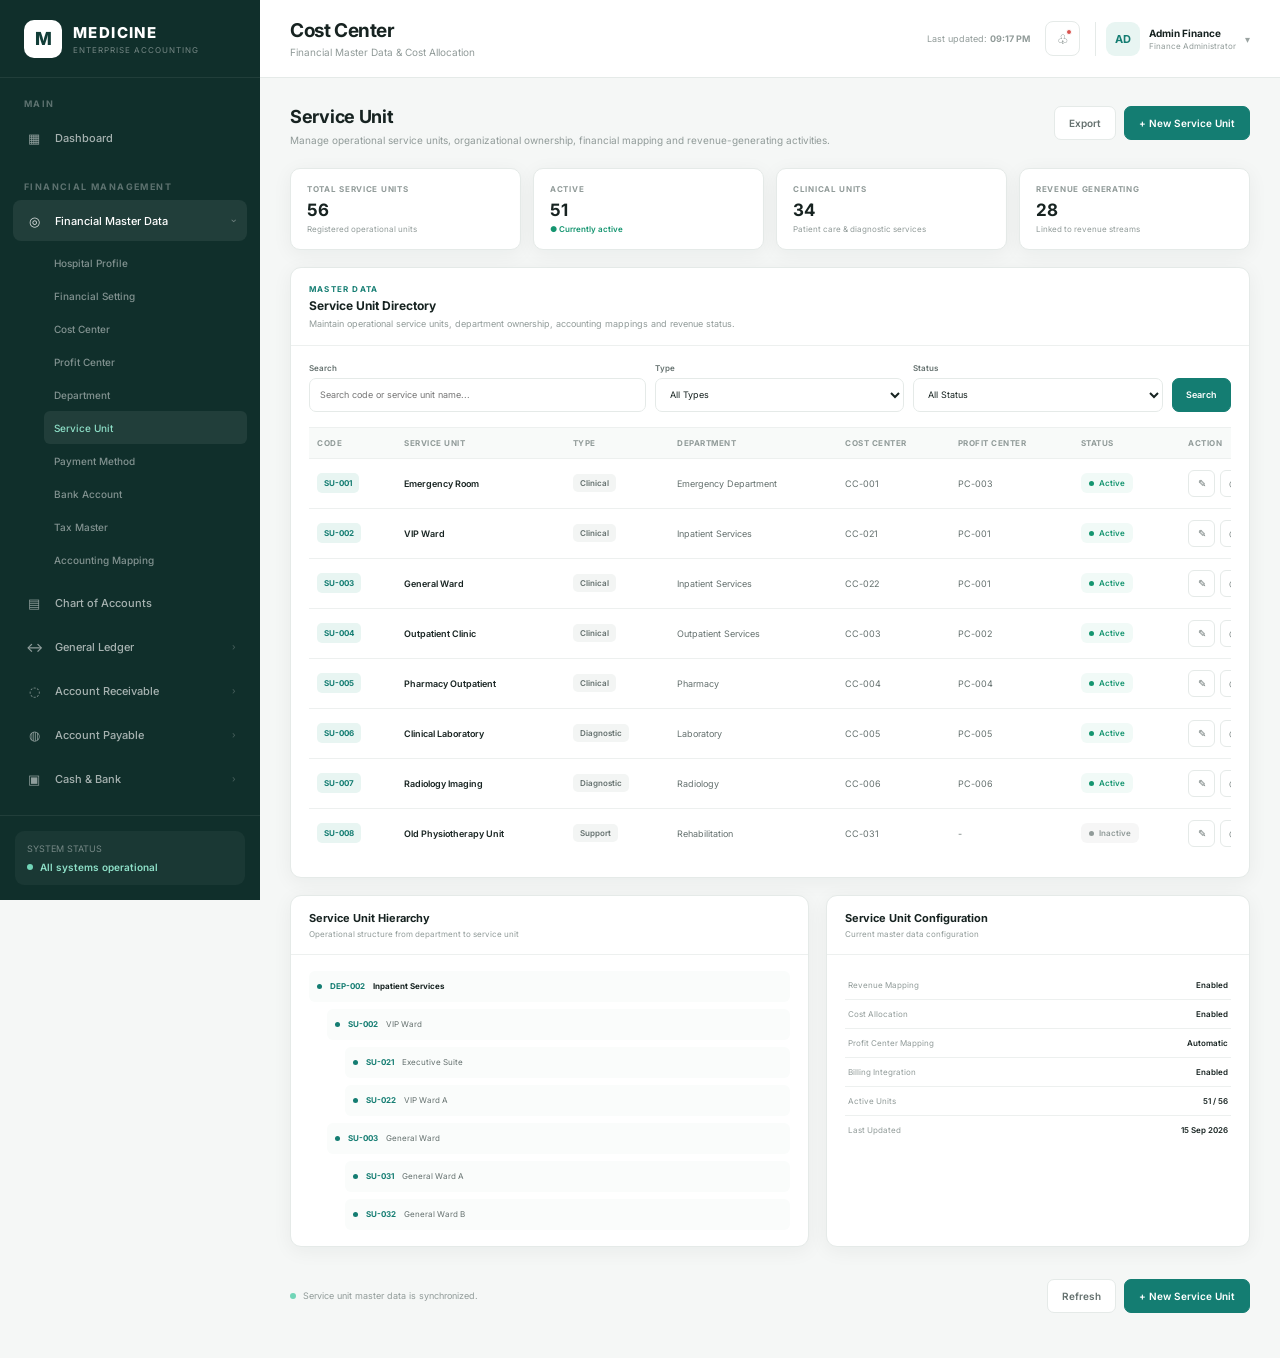
<file: financial-master-data/service-unit.html>
<!doctype html>
<html lang="en">
  <head>
    <meta charset="UTF-8" />
    <meta name="viewport" content="width=device-width, initial-scale=1.0" />

    <title>Cost Center | Medicine Enterprise Accounting</title>

    <link rel="preconnect" href="https://fonts.googleapis.com" />
    <link rel="preconnect" href="https://fonts.gstatic.com" crossorigin />

    <link
      href="https://fonts.googleapis.com/css2?family=Inter:wght@400;500;600;700;800&display=swap"
      rel="stylesheet"
    />

    <link href="../style.css" rel="stylesheet" />

    <style>
      /* =========================================================
       SERVICE UNIT
       Page-specific styles only
    ========================================================= */
      .service-header {
        display: flex;
        align-items: flex-start;
        justify-content: space-between;
        gap: 20px;
        margin-bottom: 20px;
      }
      .service-header-text h2 {
        font-size: 18px;
        font-weight: 700;
        letter-spacing: -0.3px;
      }
      .service-header-text p {
        margin-top: 5px;
        font-size: 10px;
        line-height: 1.6;
        color: var(--text-muted);
      }
      .service-actions {
        display: flex;
        align-items: center;
        gap: 8px;
        flex-shrink: 0;
      }
      .service-btn {
        height: 34px;
        padding: 0 14px;
        border-radius: 7px;
        border: 1px solid var(--border);
        background: white;
        color: var(--text-secondary);
        font-size: 10px;
        font-weight: 600;
        cursor: pointer;
      }
      .service-btn:hover {
        background: #fafcfb;
        color: var(--text);
      }
      .service-btn.primary {
        border-color: var(--primary);
        background: var(--primary);
        color: white;
      }
      .service-btn.primary:hover {
        background: var(--primary-dark);
      }
      .service-summary {
        display: grid;
        grid-template-columns: repeat(4, minmax(0, 1fr));
        gap: 12px;
        margin-bottom: 17px;
      }
      .service-summary-card {
        padding: 15px 16px;
        background: white;
        border: 1px solid var(--border);
        border-radius: 10px;
        box-shadow: var(--shadow);
      }
      .service-summary-label {
        font-size: 8px;
        font-weight: 700;
        color: var(--text-muted);
        letter-spacing: 0.7px;
        text-transform: uppercase;
      }
      .service-summary-value {
        margin-top: 6px;
        font-size: 17px;
        font-weight: 700;
        color: var(--text);
      }
      .service-summary-meta {
        margin-top: 4px;
        font-size: 8px;
        color: var(--text-muted);
      }
      .service-summary-meta.success {
        color: var(--success);
        font-weight: 600;
      }
      .service-card {
        background: white;
        border: 1px solid var(--border);
        border-radius: 11px;
        box-shadow: var(--shadow);
        overflow: hidden;
        margin-bottom: 17px;
      }
      .service-card-header {
        display: flex;
        align-items: flex-start;
        justify-content: space-between;
        gap: 15px;
        padding: 16px 18px 14px;
        border-bottom: 1px solid #edf0ef;
      }
      .service-card-kicker {
        font-size: 8px;
        font-weight: 700;
        letter-spacing: 1.2px;
        color: var(--primary);
        text-transform: uppercase;
        margin-bottom: 4px;
      }
      .service-card-title {
        font-size: 12px;
        font-weight: 700;
        color: var(--text);
      }
      .service-card-description {
        margin-top: 4px;
        font-size: 9px;
        line-height: 1.5;
        color: var(--text-muted);
      }
      .service-card-body {
        padding: 17px 18px 19px;
      }
      .service-filter {
        display: grid;
        grid-template-columns: 1.35fr 1fr 1fr auto;
        gap: 9px;
        align-items: end;
        margin-bottom: 15px;
      }
      .service-filter-group label {
        display: block;
        margin-bottom: 5px;
        font-size: 8px;
        font-weight: 600;
        color: var(--text-secondary);
      }
      .service-input,
      .service-select {
        width: 100%;
        height: 34px;
        padding: 0 10px;
        border: 1px solid var(--border);
        border-radius: 7px;
        background: white;
        color: var(--text);
        font-family: inherit;
        font-size: 9px;
        outline: none;
      }
      .service-input:focus,
      .service-select:focus {
        border-color: var(--primary);
        box-shadow: 0 0 0 3px rgba(20, 125, 114, 0.08);
      }
      .service-search-btn {
        height: 34px;
        padding: 0 13px;
        border: 1px solid var(--primary);
        border-radius: 7px;
        background: var(--primary);
        color: white;
        font-family: inherit;
        font-size: 9px;
        font-weight: 600;
        cursor: pointer;
      }
      .service-table-wrapper {
        overflow-x: auto;
      }
      .service-table {
        width: 100%;
        min-width: 980px;
        border-collapse: collapse;
      }
      .service-table th {
        padding: 10px 8px;
        background: #f8faf9;
        border-top: 1px solid #edf0ef;
        border-bottom: 1px solid #edf0ef;
        text-align: left;
        font-size: 8px;
        font-weight: 700;
        color: var(--text-muted);
        letter-spacing: 0.5px;
        text-transform: uppercase;
        white-space: nowrap;
      }
      .service-table td {
        padding: 11px 8px;
        border-bottom: 1px solid #edf0ef;
        font-size: 9px;
        color: var(--text-secondary);
        vertical-align: middle;
      }
      .service-table tbody tr:hover {
        background: #fafcfb;
      }
      .service-table tbody tr:last-child td {
        border-bottom: none;
      }
      .service-code {
        display: inline-flex;
        padding: 5px 7px;
        border-radius: 5px;
        background: var(--primary-soft);
        color: var(--primary);
        font-size: 8px;
        font-weight: 700;
      }
      .service-name {
        font-weight: 600;
        color: var(--text);
      }
      .service-type {
        display: inline-flex;
        padding: 4px 7px;
        border-radius: 5px;
        background: #f3f5f4;
        color: var(--text-secondary);
        font-size: 8px;
        font-weight: 600;
      }
      .service-status {
        display: inline-flex;
        align-items: center;
        gap: 5px;
        padding: 5px 8px;
        border-radius: 6px;
        font-size: 8px;
        font-weight: 600;
      }
      .service-status.active {
        background: #f1faf7;
        color: var(--success);
      }
      .service-status.inactive {
        background: #f6f6f6;
        color: var(--text-muted);
      }
      .service-status-dot {
        width: 5px;
        height: 5px;
        border-radius: 50%;
        background: currentColor;
      }
      .service-revenue {
        font-weight: 600;
        color: var(--text);
      }
      .service-actions-cell {
        display: flex;
        align-items: center;
        gap: 5px;
      }
      .service-table-action {
        width: 27px;
        height: 27px;
        display: inline-flex;
        align-items: center;
        justify-content: center;
        border: 1px solid var(--border);
        border-radius: 6px;
        background: white;
        color: var(--text-secondary);
        cursor: pointer;
        font-size: 10px;
      }
      .service-table-action:hover {
        color: var(--primary);
        border-color: var(--primary);
        background: var(--primary-soft);
      }
      .service-form-grid {
        display: grid;
        grid-template-columns: repeat(3, minmax(0, 1fr));
        gap: 15px;
      }
      .service-form-group {
        min-width: 0;
      }
      .service-form-group.full {
        grid-column: 1/-1;
      }
      .service-form-group label {
        display: block;
        margin-bottom: 6px;
        font-size: 9px;
        font-weight: 600;
        color: var(--text-secondary);
      }
      .service-form-group label span {
        color: var(--danger);
      }
      .service-textarea {
        width: 100%;
        min-height: 72px;
        padding: 9px 10px;
        border: 1px solid var(--border);
        border-radius: 7px;
        resize: vertical;
        font-family: inherit;
        font-size: 9px;
        color: var(--text);
        outline: none;
      }
      .service-textarea:focus {
        border-color: var(--primary);
        box-shadow: 0 0 0 3px rgba(20, 125, 114, 0.08);
      }
      .service-status-box {
        height: 34px;
        display: flex;
        align-items: center;
        justify-content: space-between;
        padding: 0 10px;
        border: 1px solid var(--border);
        border-radius: 7px;
        background: #fafcfb;
      }
      .service-status-label {
        display: flex;
        align-items: center;
        gap: 6px;
        color: var(--success);
        font-size: 8px;
        font-weight: 600;
      }
      .service-toggle {
        position: relative;
        width: 31px;
        height: 17px;
        border: none;
        border-radius: 20px;
        background: var(--primary);
        cursor: pointer;
      }
      .service-toggle::after {
        content: "";
        position: absolute;
        width: 11px;
        height: 11px;
        top: 3px;
        right: 3px;
        border-radius: 50%;
        background: white;
        transition: 0.2s ease;
      }
      .service-toggle.off {
        background: #c8d0ce;
      }
      .service-toggle.off::after {
        right: 17px;
      }
      .service-detail-grid {
        display: grid;
        grid-template-columns: 1.1fr 0.9fr;
        gap: 17px;
        margin-bottom: 17px;
      }
      .service-detail-card {
        background: white;
        border: 1px solid var(--border);
        border-radius: 11px;
        box-shadow: var(--shadow);
        overflow: hidden;
      }
      .service-detail-header {
        padding: 15px 18px;
        border-bottom: 1px solid #edf0ef;
      }
      .service-detail-title {
        font-size: 11px;
        font-weight: 700;
        color: var(--text);
      }
      .service-detail-subtitle {
        margin-top: 4px;
        font-size: 8px;
        color: var(--text-muted);
      }
      .service-detail-body {
        padding: 16px 18px;
      }
      .service-hierarchy-list {
        display: flex;
        flex-direction: column;
        gap: 7px;
      }
      .service-hierarchy-row {
        display: flex;
        align-items: center;
        gap: 8px;
        min-height: 31px;
        padding: 6px 8px;
        border-radius: 6px;
        background: #fafcfb;
        font-size: 8px;
        color: var(--text-secondary);
      }
      .service-hierarchy-row.level-1 {
        margin-left: 0;
        font-weight: 700;
        color: var(--text);
      }
      .service-hierarchy-row.level-2 {
        margin-left: 18px;
      }
      .service-hierarchy-row.level-3 {
        margin-left: 36px;
      }
      .service-hierarchy-line {
        width: 5px;
        height: 5px;
        border-radius: 50%;
        background: var(--primary);
        flex-shrink: 0;
      }
      .service-hierarchy-code {
        color: var(--primary);
        font-weight: 700;
      }
      .service-info-table {
        width: 100%;
        border-collapse: collapse;
      }
      .service-info-table tr {
        border-bottom: 1px solid #edf0ef;
      }
      .service-info-table tr:last-child {
        border-bottom: none;
      }
      .service-info-table td {
        padding: 9px 3px;
        font-size: 8px;
      }
      .service-info-table td:first-child {
        color: var(--text-muted);
      }
      .service-info-table td:last-child {
        text-align: right;
        color: var(--text);
        font-weight: 600;
      }
      .service-footer {
        display: flex;
        align-items: center;
        justify-content: space-between;
        gap: 15px;
        padding: 15px 0 5px;
      }
      .service-save-info {
        display: flex;
        align-items: center;
        gap: 7px;
        font-size: 9px;
        color: var(--text-muted);
      }
      @media (max-width: 1050px) {
        .service-summary {
          grid-template-columns: repeat(2, minmax(0, 1fr));
        }
        .service-filter {
          grid-template-columns: repeat(2, minmax(0, 1fr));
        }
        .service-detail-grid {
          grid-template-columns: 1fr;
        }
      }
      @media (max-width: 850px) {
        .service-form-grid {
          grid-template-columns: repeat(2, minmax(0, 1fr));
        }
      }
      @media (max-width: 700px) {
        .service-header,
        .service-footer {
          flex-direction: column;
          align-items: stretch;
        }
        .service-actions {
          justify-content: flex-start;
        }
        .service-summary {
          grid-template-columns: 1fr;
        }
        .service-filter {
          grid-template-columns: 1fr;
        }
        .service-form-grid {
          grid-template-columns: 1fr;
        }
        .service-form-group.full {
          grid-column: auto;
        }
      }
    </style>
  </head>

  <body>
    <div class="app">
      <!-- =========================================================
         SIDEBAR
    ========================================================== -->

      <aside class="sidebar" id="sidebar">
        <div class="sidebar-brand">
          <div class="brand-logo">M</div>

          <div>
            <div class="brand-title">MEDICINE</div>

            <div class="brand-subtitle">Enterprise Accounting</div>
          </div>
        </div>

        <nav class="sidebar-nav">
          <!-- MAIN -->

          <div class="nav-section">
            <div class="nav-section-title">Main</div>

            <a href="../dashboard.html" class="nav-item">
              <span class="nav-icon">▦</span>
              <span class="nav-text">Dashboard</span>
            </a>
          </div>

          <!-- FINANCIAL MANAGEMENT -->

          <div class="nav-section">
            <div class="nav-section-title">Financial Management</div>

            <!-- FINANCIAL MASTER DATA -->

            <div class="nav-dropdown">
              <button
                class="nav-item nav-dropdown-toggle open"
                type="button"
                data-dropdown="financialMasterData"
              >
                <span class="nav-icon"> ◎ </span>

                <span class="nav-text"> Financial Master Data </span>

                <span class="nav-arrow"> › </span>
              </button>

              <div class="nav-submenu open" id="financialMasterData">
                <a href="hospital-profile.html" class="nav-subitem">
                  Hospital Profile
                </a>

                <a href="financial-setting.html" class="nav-subitem">
                  Financial Setting
                </a>

                <a href="cost-center.html" class="nav-subitem"> Cost Center </a>

                <a href="profit-center.html" class="nav-subitem">
                  Profit Center
                </a>

                <a href="department.html" class="nav-subitem"> Department </a>

                <a href="service-unit.html" class="nav-subitem active">
                  Service Unit
                </a>

                <a href="payment-method.html" class="nav-subitem">
                  Payment Method
                </a>

                <a href="bank-account.html" class="nav-subitem">
                  Bank Account
                </a>

                <a href="tax-master.html" class="nav-subitem"> Tax Master </a>

                <a href="accounting-mapping.html" class="nav-subitem">
                  Accounting Mapping
                </a>
              </div>
            </div>

            <!-- CHART OF ACCOUNTS -->

            <a
              href="../chart-of-accounts/chart-of-accounts.html"
              class="nav-item"
            >
              <span class="nav-icon">▤</span>
              <span class="nav-text">Chart of Accounts</span>
            </a>

            <!-- GENERAL LEDGER -->

            <div class="nav-dropdown">
              <button
                class="nav-item nav-dropdown-toggle"
                type="button"
                data-dropdown="generalLedger"
              >
                <span class="nav-icon">↔</span>
                <span class="nav-text">General Ledger</span>
                <span class="nav-arrow">›</span>
              </button>

              <div class="nav-submenu" id="generalLedger">
                <a
                  href="../general-ledger/journal-entry.html"
                  class="nav-subitem"
                >
                  Journal Entry
                </a>

                <a
                  href="../general-ledger/journal-list.html"
                  class="nav-subitem"
                >
                  Journal List
                </a>

                <a
                  href="../general-ledger/journal-posting.html"
                  class="nav-subitem"
                >
                  Journal Posting
                </a>

                <a href="../general-ledger/ledger.html" class="nav-subitem">
                  General Ledger
                </a>
              </div>
            </div>

            <!-- ACCOUNT RECEIVABLE -->

            <div class="nav-dropdown">
              <button
                class="nav-item nav-dropdown-toggle"
                type="button"
                data-dropdown="accountReceivable"
              >
                <span class="nav-icon">◌</span>
                <span class="nav-text">Account Receivable</span>
                <span class="nav-arrow">›</span>
              </button>

              <div class="nav-submenu" id="accountReceivable">
                <a
                  href="../account-receivable/ar-dashboard.html"
                  class="nav-subitem"
                >
                  AR Dashboard
                </a>

                <a
                  href="../account-receivable/customer.html"
                  class="nav-subitem"
                >
                  Customer
                </a>

                <a
                  href="../account-receivable/invoice.html"
                  class="nav-subitem"
                >
                  Invoice
                </a>

                <a
                  href="../account-receivable/receipt.html"
                  class="nav-subitem"
                >
                  Receipt
                </a>

                <a href="../account-receivable/aging.html" class="nav-subitem">
                  AR Aging
                </a>
              </div>
            </div>

            <!-- ACCOUNT PAYABLE -->

            <div class="nav-dropdown">
              <button
                class="nav-item nav-dropdown-toggle"
                type="button"
                data-dropdown="accountPayable"
              >
                <span class="nav-icon">◍</span>
                <span class="nav-text">Account Payable</span>
                <span class="nav-arrow">›</span>
              </button>

              <div class="nav-submenu" id="accountPayable">
                <a
                  href="../account-payable/ap-dashboard.html"
                  class="nav-subitem"
                >
                  AP Dashboard
                </a>

                <a href="../account-payable/vendor.html" class="nav-subitem">
                  Vendor
                </a>

                <a href="../account-payable/bill.html" class="nav-subitem">
                  Bill
                </a>

                <a href="../account-payable/payment.html" class="nav-subitem">
                  Payment
                </a>

                <a href="../account-payable/aging.html" class="nav-subitem">
                  AP Aging
                </a>
              </div>
            </div>

            <!-- CASH & BANK -->

            <div class="nav-dropdown">
              <button
                class="nav-item nav-dropdown-toggle"
                type="button"
                data-dropdown="cashBank"
              >
                <span class="nav-icon">▣</span>
                <span class="nav-text">Cash &amp; Bank</span>
                <span class="nav-arrow">›</span>
              </button>

              <div class="nav-submenu" id="cashBank">
                <a
                  href="../cash-bank/cash-bank-dashboard.html"
                  class="nav-subitem"
                >
                  Cash &amp; Bank Dashboard
                </a>

                <a href="../cash-bank/cash-account.html" class="nav-subitem">
                  Cash Account
                </a>

                <a href="../cash-bank/bank-account.html" class="nav-subitem">
                  Bank Account
                </a>

                <a href="../cash-bank/cash-receipt.html" class="nav-subitem">
                  Cash Receipt
                </a>

                <a
                  href="../cash-bank/cash-disbursement.html"
                  class="nav-subitem"
                >
                  Cash Disbursement
                </a>

                <a
                  href="../cash-bank/bank-reconciliation.html"
                  class="nav-subitem"
                >
                  Bank Reconciliation
                </a>
              </div>
            </div>
          </div>

          <!-- OPERATIONS -->

          <div class="nav-section">
            <div class="nav-section-title">Operations</div>

            <a href="../operations/revenue-management.html" class="nav-item">
              <span class="nav-icon">↗</span>
              <span class="nav-text">Revenue Management</span>
            </a>

            <a href="../operations/billing-integration.html" class="nav-item">
              <span class="nav-icon">▧</span>
              <span class="nav-text">Billing Integration</span>
            </a>

            <a href="../operations/bpjs-insurance.html" class="nav-item">
              <span class="nav-icon">✓</span>
              <span class="nav-text">BPJS &amp; Insurance</span>
            </a>

            <a href="../operations/pharmacy-accounting.html" class="nav-item">
              <span class="nav-icon">✚</span>
              <span class="nav-text">Pharmacy Accounting</span>
            </a>

            <a href="../operations/procurement.html" class="nav-item">
              <span class="nav-icon">⌁</span>
              <span class="nav-text">Procurement</span>
            </a>

            <a href="../operations/expense-management.html" class="nav-item">
              <span class="nav-icon">−</span>
              <span class="nav-text">Expense Management</span>
            </a>
          </div>

          <!-- MANAGEMENT -->

          <div class="nav-section">
            <div class="nav-section-title">Management</div>

            <a href="../management/fixed-asset.html" class="nav-item">
              <span class="nav-icon">▥</span>
              <span class="nav-text">Fixed Asset</span>
            </a>

            <a href="../management/budget-management.html" class="nav-item">
              <span class="nav-icon">◫</span>
              <span class="nav-text">Budget Management</span>
            </a>

            <a href="../management/payroll-accounting.html" class="nav-item">
              <span class="nav-icon">▥</span>
              <span class="nav-text">Payroll Accounting</span>
            </a>

            <a href="../management/tax-management.html" class="nav-item">
              <span class="nav-icon">%</span>
              <span class="nav-text">Tax Management</span>
            </a>

            <a href="../management/financial-closing.html" class="nav-item">
              <span class="nav-icon">◈</span>
              <span class="nav-text">Financial Closing</span>
            </a>
          </div>

          <!-- REPORTS -->

          <div class="nav-section">
            <div class="nav-section-title">Reports &amp; Intelligence</div>

            <a href="../reports/financial-statements.html" class="nav-item">
              <span class="nav-icon">▥</span>
              <span class="nav-text">Financial Statements</span>
            </a>

            <a href="../reports/hospital-profitability.html" class="nav-item">
              <span class="nav-icon">◒</span>
              <span class="nav-text">Hospital Profitability</span>
            </a>

            <a
              href="../reports/ai-accounting-intelligence.html"
              class="nav-item"
            >
              <span class="nav-icon">⌁</span>
              <span class="nav-text">AI Accounting Intelligence</span>
            </a>

            <a href="../reports/internal-control-audit.html" class="nav-item">
              <span class="nav-icon">◉</span>
              <span class="nav-text">Internal Control &amp; Audit</span>
            </a>
          </div>
        </nav>

        <div class="sidebar-footer">
          <div class="system-status">
            <div class="status-label">SYSTEM STATUS</div>

            <div class="status-value">
              <span class="status-dot"></span>
              All systems operational
            </div>
          </div>
        </div>
      </aside>

      <!-- =========================================================
         MAIN
    ========================================================== -->

      <section class="main">
        <!-- TOPBAR -->

        <header class="topbar">
          <div style="display: flex; align-items: center">
            <button class="mobile-menu" id="mobileMenu">☰</button>

            <div class="page-title">
              <h1>Cost Center</h1>

              <p>Financial Master Data &amp; Cost Allocation</p>
            </div>
          </div>

          <div class="topbar-right">
            <div class="last-updated">
              Last updated:
              <strong id="lastUpdated"> Just now </strong>
            </div>

            <button class="notification">
              ♧
              <span class="notification-badge"></span>
            </button>

            <div class="user-profile">
              <div class="user-avatar">AD</div>

              <div class="user-info">
                <strong> Admin Finance </strong>

                <span> Finance Administrator </span>
              </div>

              <button class="user-menu" id="logoutButton">▾</button>
            </div>
          </div>
        </header>

        <!-- =========================================================
           CONTENT
      ========================================================== -->

        <main class="content">
          <div class="service-header">
            <div class="service-header-text">
              <h2>Service Unit</h2>
              <p>
                Manage operational service units, organizational ownership,
                financial mapping and revenue-generating activities.
              </p>
            </div>
            <div class="service-actions">
              <button type="button" class="service-btn" id="exportServiceUnit">
                Export
              </button>
              <button
                type="button"
                class="service-btn primary"
                id="newServiceUnit"
              >
                + New Service Unit
              </button>
            </div>
          </div>

          <div class="service-summary">
            <div class="service-summary-card">
              <div class="service-summary-label">Total Service Units</div>
              <div class="service-summary-value" id="totalServiceUnits">56</div>
              <div class="service-summary-meta">
                Registered operational units
              </div>
            </div>
            <div class="service-summary-card">
              <div class="service-summary-label">Active</div>
              <div class="service-summary-value" id="activeServiceUnits">
                51
              </div>
              <div class="service-summary-meta success">● Currently active</div>
            </div>
            <div class="service-summary-card">
              <div class="service-summary-label">Clinical Units</div>
              <div class="service-summary-value">34</div>
              <div class="service-summary-meta">
                Patient care & diagnostic services
              </div>
            </div>
            <div class="service-summary-card">
              <div class="service-summary-label">Revenue Generating</div>
              <div class="service-summary-value">28</div>
              <div class="service-summary-meta">Linked to revenue streams</div>
            </div>
          </div>

          <section class="service-card">
            <div class="service-card-header">
              <div>
                <div class="service-card-kicker">Master Data</div>
                <div class="service-card-title">Service Unit Directory</div>
                <div class="service-card-description">
                  Maintain operational service units, department ownership,
                  accounting mappings and revenue status.
                </div>
              </div>
            </div>
            <div class="service-card-body">
              <div class="service-filter">
                <div class="service-filter-group">
                  <label for="searchServiceUnit">Search</label
                  ><input
                    type="text"
                    id="searchServiceUnit"
                    class="service-input"
                    placeholder="Search code or service unit name..."
                  />
                </div>
                <div class="service-filter-group">
                  <label for="serviceTypeFilter">Type</label
                  ><select id="serviceTypeFilter" class="service-select">
                    <option value="">All Types</option>
                    <option>Clinical</option>
                    <option>Diagnostic</option>
                    <option>Support</option>
                    <option>Administrative</option>
                  </select>
                </div>
                <div class="service-filter-group">
                  <label for="serviceStatusFilter">Status</label
                  ><select id="serviceStatusFilter" class="service-select">
                    <option value="">All Status</option>
                    <option>Active</option>
                    <option>Inactive</option>
                  </select>
                </div>
                <button
                  type="button"
                  class="service-search-btn"
                  id="searchServiceButton"
                >
                  Search
                </button>
              </div>

              <div class="service-table-wrapper">
                <table class="service-table" id="serviceUnitTable">
                  <thead>
                    <tr>
                      <th>Code</th>
                      <th>Service Unit</th>
                      <th>Type</th>
                      <th>Department</th>
                      <th>Cost Center</th>
                      <th>Profit Center</th>
                      <th>Status</th>
                      <th>Action</th>
                    </tr>
                  </thead>
                  <tbody>
                    <tr data-type="Clinical" data-status="Active">
                      <td><span class="service-code">SU-001</span></td>
                      <td><span class="service-name">Emergency Room</span></td>
                      <td><span class="service-type">Clinical</span></td>
                      <td>Emergency Department</td>
                      <td>CC-001</td>
                      <td>PC-003</td>
                      <td>
                        <span class="service-status active"
                          ><span class="service-status-dot"></span>Active</span
                        >
                      </td>
                      <td>
                        <div class="service-actions-cell">
                          <button
                            type="button"
                            class="service-table-action"
                            title="Edit"
                          >
                            ✎</button
                          ><button
                            type="button"
                            class="service-table-action"
                            title="View"
                          >
                            ◉
                          </button>
                        </div>
                      </td>
                    </tr>
                    <tr data-type="Clinical" data-status="Active">
                      <td><span class="service-code">SU-002</span></td>
                      <td><span class="service-name">VIP Ward</span></td>
                      <td><span class="service-type">Clinical</span></td>
                      <td>Inpatient Services</td>
                      <td>CC-021</td>
                      <td>PC-001</td>
                      <td>
                        <span class="service-status active"
                          ><span class="service-status-dot"></span>Active</span
                        >
                      </td>
                      <td>
                        <div class="service-actions-cell">
                          <button
                            type="button"
                            class="service-table-action"
                            title="Edit"
                          >
                            ✎</button
                          ><button
                            type="button"
                            class="service-table-action"
                            title="View"
                          >
                            ◉
                          </button>
                        </div>
                      </td>
                    </tr>
                    <tr data-type="Clinical" data-status="Active">
                      <td><span class="service-code">SU-003</span></td>
                      <td><span class="service-name">General Ward</span></td>
                      <td><span class="service-type">Clinical</span></td>
                      <td>Inpatient Services</td>
                      <td>CC-022</td>
                      <td>PC-001</td>
                      <td>
                        <span class="service-status active"
                          ><span class="service-status-dot"></span>Active</span
                        >
                      </td>
                      <td>
                        <div class="service-actions-cell">
                          <button
                            type="button"
                            class="service-table-action"
                            title="Edit"
                          >
                            ✎</button
                          ><button
                            type="button"
                            class="service-table-action"
                            title="View"
                          >
                            ◉
                          </button>
                        </div>
                      </td>
                    </tr>
                    <tr data-type="Clinical" data-status="Active">
                      <td><span class="service-code">SU-004</span></td>
                      <td>
                        <span class="service-name">Outpatient Clinic</span>
                      </td>
                      <td><span class="service-type">Clinical</span></td>
                      <td>Outpatient Services</td>
                      <td>CC-003</td>
                      <td>PC-002</td>
                      <td>
                        <span class="service-status active"
                          ><span class="service-status-dot"></span>Active</span
                        >
                      </td>
                      <td>
                        <div class="service-actions-cell">
                          <button
                            type="button"
                            class="service-table-action"
                            title="Edit"
                          >
                            ✎</button
                          ><button
                            type="button"
                            class="service-table-action"
                            title="View"
                          >
                            ◉
                          </button>
                        </div>
                      </td>
                    </tr>
                    <tr data-type="Clinical" data-status="Active">
                      <td><span class="service-code">SU-005</span></td>
                      <td>
                        <span class="service-name">Pharmacy Outpatient</span>
                      </td>
                      <td><span class="service-type">Clinical</span></td>
                      <td>Pharmacy</td>
                      <td>CC-004</td>
                      <td>PC-004</td>
                      <td>
                        <span class="service-status active"
                          ><span class="service-status-dot"></span>Active</span
                        >
                      </td>
                      <td>
                        <div class="service-actions-cell">
                          <button
                            type="button"
                            class="service-table-action"
                            title="Edit"
                          >
                            ✎</button
                          ><button
                            type="button"
                            class="service-table-action"
                            title="View"
                          >
                            ◉
                          </button>
                        </div>
                      </td>
                    </tr>
                    <tr data-type="Diagnostic" data-status="Active">
                      <td><span class="service-code">SU-006</span></td>
                      <td>
                        <span class="service-name">Clinical Laboratory</span>
                      </td>
                      <td><span class="service-type">Diagnostic</span></td>
                      <td>Laboratory</td>
                      <td>CC-005</td>
                      <td>PC-005</td>
                      <td>
                        <span class="service-status active"
                          ><span class="service-status-dot"></span>Active</span
                        >
                      </td>
                      <td>
                        <div class="service-actions-cell">
                          <button
                            type="button"
                            class="service-table-action"
                            title="Edit"
                          >
                            ✎</button
                          ><button
                            type="button"
                            class="service-table-action"
                            title="View"
                          >
                            ◉
                          </button>
                        </div>
                      </td>
                    </tr>
                    <tr data-type="Diagnostic" data-status="Active">
                      <td><span class="service-code">SU-007</span></td>
                      <td>
                        <span class="service-name">Radiology Imaging</span>
                      </td>
                      <td><span class="service-type">Diagnostic</span></td>
                      <td>Radiology</td>
                      <td>CC-006</td>
                      <td>PC-006</td>
                      <td>
                        <span class="service-status active"
                          ><span class="service-status-dot"></span>Active</span
                        >
                      </td>
                      <td>
                        <div class="service-actions-cell">
                          <button
                            type="button"
                            class="service-table-action"
                            title="Edit"
                          >
                            ✎</button
                          ><button
                            type="button"
                            class="service-table-action"
                            title="View"
                          >
                            ◉
                          </button>
                        </div>
                      </td>
                    </tr>
                    <tr data-type="Support" data-status="Inactive">
                      <td><span class="service-code">SU-008</span></td>
                      <td>
                        <span class="service-name">Old Physiotherapy Unit</span>
                      </td>
                      <td><span class="service-type">Support</span></td>
                      <td>Rehabilitation</td>
                      <td>CC-031</td>
                      <td>-</td>
                      <td>
                        <span class="service-status inactive"
                          ><span class="service-status-dot"></span
                          >Inactive</span
                        >
                      </td>
                      <td>
                        <div class="service-actions-cell">
                          <button
                            type="button"
                            class="service-table-action"
                            title="Edit"
                          >
                            ✎</button
                          ><button
                            type="button"
                            class="service-table-action"
                            title="View"
                          >
                            ◉
                          </button>
                        </div>
                      </td>
                    </tr>
                  </tbody>
                </table>
              </div>
            </div>
          </section>

          <section
            class="service-card"
            id="serviceUnitFormCard"
            style="display: none"
          >
            <div class="service-card-header">
              <div>
                <div class="service-card-kicker">Master Data</div>
                <div class="service-card-title">New Service Unit</div>
                <div class="service-card-description">
                  Define the operational, organizational and accounting
                  attributes for the new service unit.
                </div>
              </div>
            </div>
            <div class="service-card-body">
              <div class="service-form-grid">
                <div class="service-form-group">
                  <label for="formCode">Service Unit Code <span>*</span></label
                  ><input
                    type="text"
                    id="formCode"
                    class="service-input"
                    value="SU-009"
                  />
                </div>
                <div class="service-form-group">
                  <label for="formName">Service Unit Name <span>*</span></label
                  ><input
                    type="text"
                    id="formName"
                    class="service-input"
                    placeholder="Enter service unit name"
                  />
                </div>
                <div class="service-form-group">
                  <label for="formType">Service Unit Type</label
                  ><select id="formType" class="service-select">
                    <option>Clinical</option>
                    <option>Diagnostic</option>
                    <option>Support</option>
                    <option>Administrative</option>
                  </select>
                </div>
                <div class="service-form-group">
                  <label for="formDepartment">Department</label
                  ><select id="formDepartment" class="service-select">
                    <option selected>Select Department</option>
                    <option>Emergency Department</option>
                    <option>Inpatient Services</option>
                    <option>Outpatient Services</option>
                    <option>Pharmacy</option>
                    <option>Laboratory</option>
                    <option>Radiology</option>
                    <option>Rehabilitation</option>
                  </select>
                </div>
                <div class="service-form-group">
                  <label for="formCostCenter">Cost Center</label
                  ><select id="formCostCenter" class="service-select">
                    <option selected>Select Cost Center</option>
                    <option>CC-001 · Emergency Department</option>
                    <option>CC-002 · Inpatient Services</option>
                    <option>CC-003 · Outpatient Services</option>
                    <option>CC-004 · Pharmacy</option>
                    <option>CC-005 · Laboratory</option>
                    <option>CC-006 · Radiology</option>
                  </select>
                </div>
                <div class="service-form-group">
                  <label for="formProfitCenter">Profit Center</label
                  ><select id="formProfitCenter" class="service-select">
                    <option selected>Select Profit Center</option>
                    <option>PC-001 · Inpatient Services</option>
                    <option>PC-002 · Outpatient Services</option>
                    <option>PC-003 · Emergency Services</option>
                    <option>PC-004 · Pharmacy Services</option>
                    <option>PC-005 · Laboratory Services</option>
                    <option>PC-006 · Radiology Services</option>
                  </select>
                </div>
                <div class="service-form-group">
                  <label for="formManager">Unit Head / PIC</label
                  ><input
                    type="text"
                    id="formManager"
                    class="service-input"
                    placeholder="Responsible person"
                  />
                </div>
                <div class="service-form-group">
                  <label for="formRevenue">Revenue Generating</label>
                  <div class="service-status-box">
                    <div class="service-status-label" id="formRevenueLabel">
                      <span class="service-status-dot"></span>Yes
                    </div>
                    <button
                      type="button"
                      class="service-toggle"
                      id="formRevenueToggle"
                    ></button>
                  </div>
                </div>
                <div class="service-form-group">
                  <label>Status</label>
                  <div class="service-status-box">
                    <div class="service-status-label" id="formStatusLabel">
                      <span class="service-status-dot"></span>Active
                    </div>
                    <button
                      type="button"
                      class="service-toggle"
                      id="formStatusToggle"
                    ></button>
                  </div>
                </div>
                <div class="service-form-group full">
                  <label for="formDescription">Description</label
                  ><textarea
                    id="formDescription"
                    class="service-textarea"
                    placeholder="Describe the scope, services and operational responsibility of this service unit..."
                  ></textarea>
                </div>
              </div>
              <div
                class="service-actions"
                style="margin-top: 18px; justify-content: flex-end"
              >
                <button type="button" class="service-btn" id="cancelForm">
                  Cancel</button
                ><button
                  type="button"
                  class="service-btn primary"
                  id="saveServiceUnit"
                >
                  Save Service Unit
                </button>
              </div>
            </div>
          </section>

          <div class="service-detail-grid">
            <section class="service-detail-card">
              <div class="service-detail-header">
                <div class="service-detail-title">Service Unit Hierarchy</div>
                <div class="service-detail-subtitle">
                  Operational structure from department to service unit
                </div>
              </div>
              <div class="service-detail-body">
                <div class="service-hierarchy-list">
                  <div class="service-hierarchy-row level-1">
                    <span class="service-hierarchy-line"></span
                    ><span class="service-hierarchy-code">DEP-002</span>
                    Inpatient Services
                  </div>
                  <div class="service-hierarchy-row level-2">
                    <span class="service-hierarchy-line"></span
                    ><span class="service-hierarchy-code">SU-002</span> VIP Ward
                  </div>
                  <div class="service-hierarchy-row level-3">
                    <span class="service-hierarchy-line"></span
                    ><span class="service-hierarchy-code">SU-021</span>
                    Executive Suite
                  </div>
                  <div class="service-hierarchy-row level-3">
                    <span class="service-hierarchy-line"></span
                    ><span class="service-hierarchy-code">SU-022</span> VIP Ward
                    A
                  </div>
                  <div class="service-hierarchy-row level-2">
                    <span class="service-hierarchy-line"></span
                    ><span class="service-hierarchy-code">SU-003</span> General
                    Ward
                  </div>
                  <div class="service-hierarchy-row level-3">
                    <span class="service-hierarchy-line"></span
                    ><span class="service-hierarchy-code">SU-031</span> General
                    Ward A
                  </div>
                  <div class="service-hierarchy-row level-3">
                    <span class="service-hierarchy-line"></span
                    ><span class="service-hierarchy-code">SU-032</span> General
                    Ward B
                  </div>
                </div>
              </div>
            </section>
            <section class="service-detail-card">
              <div class="service-detail-header">
                <div class="service-detail-title">
                  Service Unit Configuration
                </div>
                <div class="service-detail-subtitle">
                  Current master data configuration
                </div>
              </div>
              <div class="service-detail-body">
                <table class="service-info-table">
                  <tbody>
                    <tr>
                      <td>Revenue Mapping</td>
                      <td>Enabled</td>
                    </tr>
                    <tr>
                      <td>Cost Allocation</td>
                      <td>Enabled</td>
                    </tr>
                    <tr>
                      <td>Profit Center Mapping</td>
                      <td>Automatic</td>
                    </tr>
                    <tr>
                      <td>Billing Integration</td>
                      <td>Enabled</td>
                    </tr>
                    <tr>
                      <td>Active Units</td>
                      <td>51 / 56</td>
                    </tr>
                    <tr>
                      <td>Last Updated</td>
                      <td>15 Sep 2026</td>
                    </tr>
                  </tbody>
                </table>
              </div>
            </section>
          </div>

          <div class="service-footer">
            <div class="service-save-info">
              <span class="status-dot"></span
              ><span id="serviceFooterMessage"
                >Service unit master data is synchronized.</span
              >
            </div>
            <div class="service-actions">
              <button type="button" class="service-btn" id="refreshServiceUnit">
                Refresh</button
              ><button
                type="button"
                class="service-btn primary"
                id="newServiceUnitBottom"
              >
                + New Service Unit
              </button>
            </div>
          </div>
        </main>
      </section>
    </div>

    <!-- =========================================================
       GLOBAL JS
  ========================================================== -->

    <script src="../app.js"></script>

    <!-- =========================================================
       PAGE-SPECIFIC JS
    ========================================================== -->
    <script>
      const formCard = document.getElementById("serviceUnitFormCard");
      const footerMessage = document.getElementById("serviceFooterMessage");

      function openServiceUnitForm() {
        if (!formCard) return;
        formCard.style.display = "block";
        formCard.scrollIntoView({ behavior: "smooth", block: "start" });
        setTimeout(() => document.getElementById("formName")?.focus(), 350);
      }

      document
        .getElementById("newServiceUnit")
        ?.addEventListener("click", openServiceUnitForm);
      document
        .getElementById("newServiceUnitBottom")
        ?.addEventListener("click", openServiceUnitForm);
      document.getElementById("cancelForm")?.addEventListener("click", () => {
        formCard.style.display = "none";
      });

      document
        .getElementById("saveServiceUnit")
        ?.addEventListener("click", () => {
          const code = document.getElementById("formCode")?.value.trim();
          const name = document.getElementById("formName")?.value.trim();
          if (!code || !name) {
            alert("Please complete Service Unit Code and Service Unit Name.");
            return;
          }
          alert(
            "Service Unit\n\nService unit saved successfully.\n\nCode: " +
              code +
              "\nName: " +
              name,
          );
          footerMessage.textContent =
            "Service unit master data saved successfully.";
          formCard.style.display = "none";
        });

      function setupToggle(toggleId, labelId, onText, offText) {
        const toggle = document.getElementById(toggleId);
        const label = document.getElementById(labelId);
        if (!toggle || !label) return;
        toggle.addEventListener("click", () => {
          toggle.classList.toggle("off");
          const isOff = toggle.classList.contains("off");
          label.innerHTML =
            '<span class="service-status-dot"></span>' +
            (isOff ? offText : onText);
          label.style.color = isOff ? "var(--text-muted)" : "var(--success)";
        });
      }
      setupToggle("formStatusToggle", "formStatusLabel", "Active", "Inactive");
      setupToggle("formRevenueToggle", "formRevenueLabel", "Yes", "No");

      function filterServiceUnits() {
        const search = (
          document.getElementById("searchServiceUnit")?.value || ""
        )
          .toLowerCase()
          .trim();
        const type = document.getElementById("serviceTypeFilter")?.value || "";
        const status =
          document.getElementById("serviceStatusFilter")?.value || "";
        document
          .querySelectorAll("#serviceUnitTable tbody tr")
          .forEach((row) => {
            const text = row.textContent.toLowerCase();
            const matchSearch = !search || text.includes(search);
            const matchType = !type || row.dataset.type === type;
            const matchStatus = !status || row.dataset.status === status;
            row.style.display =
              matchSearch && matchType && matchStatus ? "" : "none";
          });
      }
      document
        .getElementById("searchServiceButton")
        ?.addEventListener("click", filterServiceUnits);
      document
        .getElementById("searchServiceUnit")
        ?.addEventListener("input", filterServiceUnits);
      document
        .getElementById("serviceTypeFilter")
        ?.addEventListener("change", filterServiceUnits);
      document
        .getElementById("serviceStatusFilter")
        ?.addEventListener("change", filterServiceUnits);

      document
        .querySelectorAll("#serviceUnitTable .service-table-action")
        .forEach((button) => {
          button.addEventListener("click", () => {
            const row = button.closest("tr");
            const code =
              row?.querySelector(".service-code")?.textContent.trim() || "-";
            const name =
              row?.querySelector(".service-name")?.textContent.trim() || "-";
            alert(
              button.title +
                " Service Unit\n\nCode: " +
                code +
                "\nService Unit: " +
                name,
            );
          });
        });

      document
        .getElementById("exportServiceUnit")
        ?.addEventListener("click", () =>
          alert(
            "Service Unit export is ready for integration with the reporting/export service.",
          ),
        );
      document
        .getElementById("refreshServiceUnit")
        ?.addEventListener("click", () => {
          footerMessage.textContent =
            "Service unit master data refreshed just now.";
          setTimeout(
            () =>
              (footerMessage.textContent =
                "Service unit master data is synchronized."),
            1800,
          );
        });
    </script>
  </body>
</html>
</file>
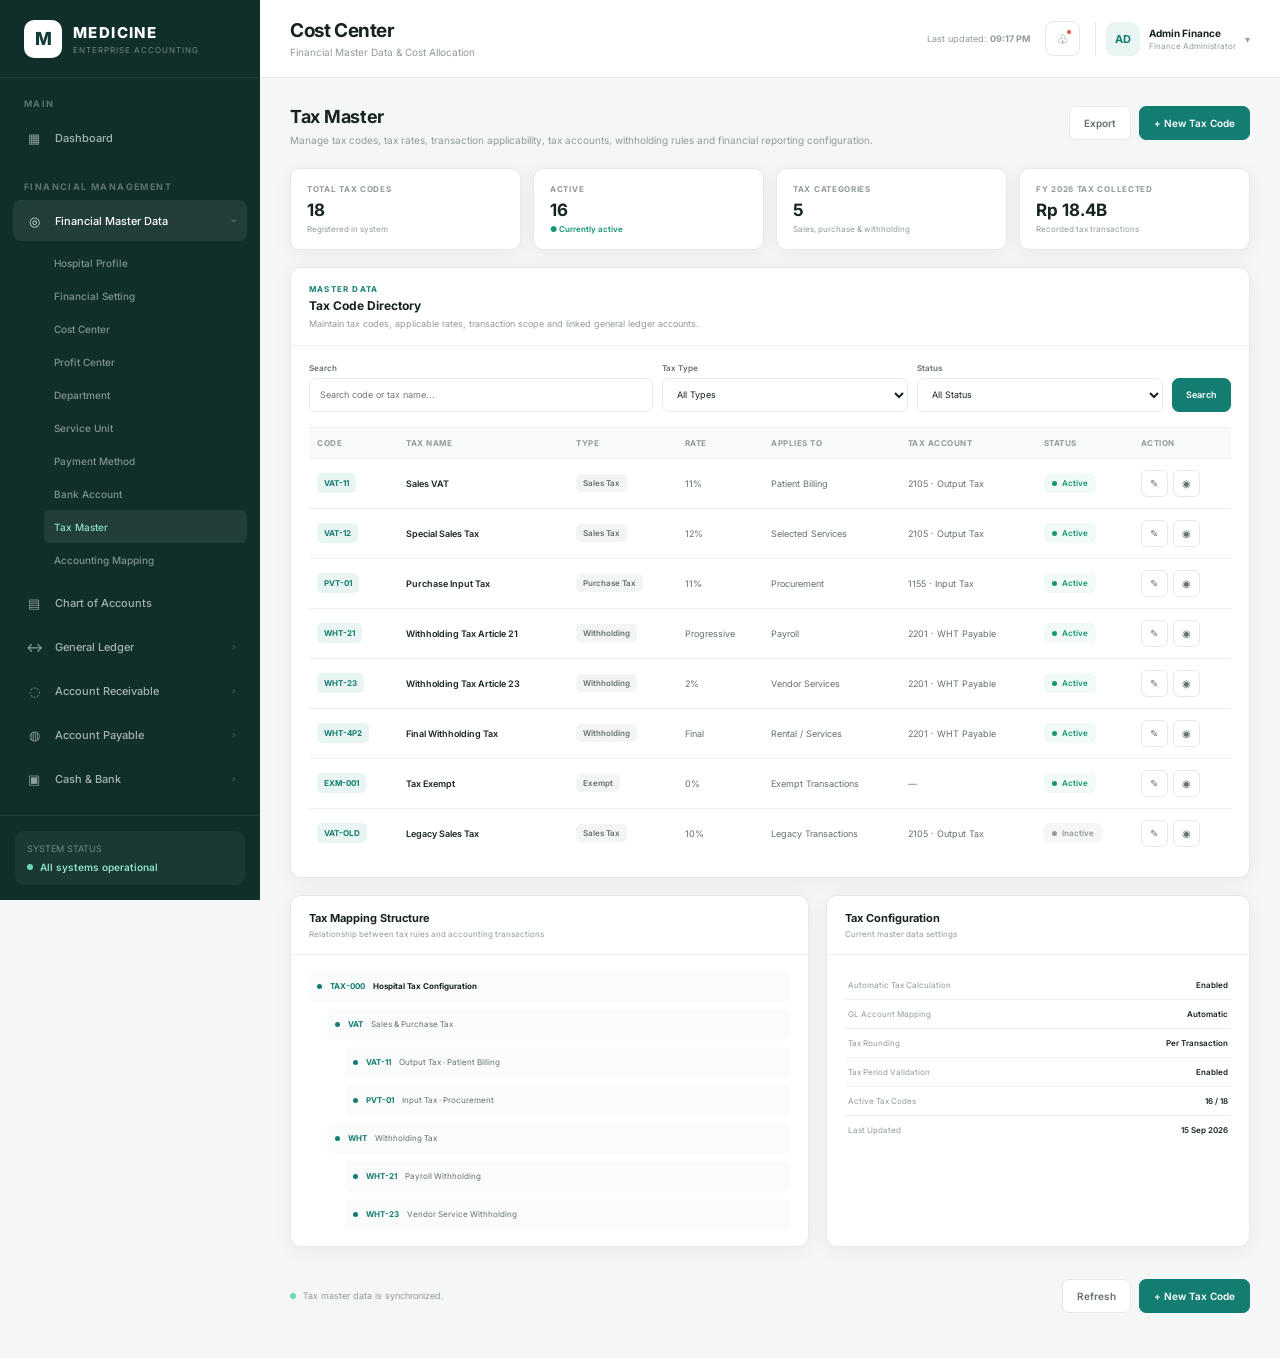
<file: financial-master-data/tax-master.html>
<!doctype html>
<html lang="en">
  <head>
    <meta charset="UTF-8" />
    <meta name="viewport" content="width=device-width, initial-scale=1.0" />

    <title>Tax Master | Medicine Enterprise Accounting</title>

    <link rel="preconnect" href="https://fonts.googleapis.com" />
    <link rel="preconnect" href="https://fonts.gstatic.com" crossorigin />

    <link
      href="https://fonts.googleapis.com/css2?family=Inter:wght@400;500;600;700;800&display=swap"
      rel="stylesheet"
    />

    <link href="../style.css" rel="stylesheet" />

    <style>
      /* =========================================================
       TAX MASTER
       Page-specific styles only
    ========================================================= */

      .tax-header {
        display: flex;
        align-items: flex-start;
        justify-content: space-between;
        gap: 20px;
        margin-bottom: 20px;
      }

      .tax-header-text h2 {
        font-size: 18px;
        font-weight: 700;
        letter-spacing: -0.3px;
      }

      .tax-header-text p {
        margin-top: 5px;
        font-size: 10px;
        line-height: 1.6;
        color: var(--text-muted);
      }

      .tax-actions {
        display: flex;
        align-items: center;
        gap: 8px;
        flex-shrink: 0;
      }

      .tax-btn {
        height: 34px;
        padding: 0 14px;
        border-radius: 7px;
        border: 1px solid var(--border);
        background: white;
        color: var(--text-secondary);
        font-size: 10px;
        font-weight: 600;
        cursor: pointer;
      }

      .tax-btn:hover {
        background: var(--surface-soft);
        color: var(--text);
      }

      .tax-btn.primary {
        border-color: var(--primary);
        background: var(--primary);
        color: white;
      }

      .tax-btn.primary:hover {
        background: var(--primary-dark);
      }

      /* =========================================================
       SUMMARY
    ========================================================= */

      .tax-summary {
        display: grid;
        grid-template-columns: repeat(4, minmax(0, 1fr));
        gap: 12px;
        margin-bottom: 17px;
      }

      .tax-summary-card {
        padding: 15px 16px;
        background: white;
        border: 1px solid var(--border);
        border-radius: 10px;
        box-shadow: var(--shadow);
      }

      .tax-summary-label {
        font-size: 8px;
        font-weight: 700;
        color: var(--text-muted);
        letter-spacing: 0.7px;
        text-transform: uppercase;
      }

      .tax-summary-value {
        margin-top: 6px;
        font-size: 17px;
        font-weight: 700;
        color: var(--text);
      }

      .tax-summary-meta {
        margin-top: 4px;
        font-size: 8px;
        color: var(--text-muted);
      }

      .tax-summary-meta.success {
        color: var(--success);
        font-weight: 600;
      }

      /* =========================================================
       MAIN CARD
    ========================================================= */

      .tax-card {
        background: white;
        border: 1px solid var(--border);
        border-radius: 11px;
        box-shadow: var(--shadow);
        overflow: hidden;
        margin-bottom: 17px;
      }

      .tax-card-header {
        display: flex;
        align-items: flex-start;
        justify-content: space-between;
        gap: 15px;
        padding: 16px 18px 14px;
        border-bottom: 1px solid #edf0ef;
      }

      .tax-card-kicker {
        font-size: 8px;
        font-weight: 700;
        letter-spacing: 1.2px;
        color: var(--primary);
        text-transform: uppercase;
        margin-bottom: 4px;
      }

      .tax-card-title {
        font-size: 12px;
        font-weight: 700;
        color: var(--text);
      }

      .tax-card-description {
        margin-top: 4px;
        font-size: 9px;
        line-height: 1.5;
        color: var(--text-muted);
      }

      .tax-card-body {
        padding: 17px 18px 19px;
      }

      /* =========================================================
       FILTER
    ========================================================= */

      .tax-filter {
        display: grid;
        grid-template-columns: 1.4fr 1fr 1fr auto;
        gap: 9px;
        align-items: end;
        margin-bottom: 15px;
      }

      .tax-filter-group label {
        display: block;
        margin-bottom: 5px;
        font-size: 8px;
        font-weight: 600;
        color: var(--text-secondary);
      }

      .tax-input,
      .tax-select {
        width: 100%;
        height: 34px;
        padding: 0 10px;
        border: 1px solid var(--border);
        border-radius: 7px;
        background: white;
        color: var(--text);
        font-family: inherit;
        font-size: 9px;
        outline: none;
      }

      .tax-input:focus,
      .tax-select:focus {
        border-color: var(--primary);
        box-shadow: 0 0 0 3px rgba(20, 125, 114, 0.08);
      }

      .tax-search-btn {
        height: 34px;
        padding: 0 13px;
        border: 1px solid var(--primary);
        border-radius: 7px;
        background: var(--primary);
        color: white;
        font-family: inherit;
        font-size: 9px;
        font-weight: 600;
        cursor: pointer;
      }

      /* =========================================================
       TABLE
    ========================================================= */

      .tax-table-wrapper {
        overflow-x: auto;
      }

      .tax-table {
        width: 100%;
        min-width: 850px;
        border-collapse: collapse;
      }

      .tax-table th {
        padding: 10px 8px;
        background: #f8faf9;
        border-top: 1px solid #edf0ef;
        border-bottom: 1px solid #edf0ef;
        text-align: left;
        font-size: 8px;
        font-weight: 700;
        color: var(--text-muted);
        letter-spacing: 0.5px;
        text-transform: uppercase;
        white-space: nowrap;
      }

      .tax-table td {
        padding: 11px 8px;
        border-bottom: 1px solid #edf0ef;
        font-size: 9px;
        color: var(--text-secondary);
        vertical-align: middle;
      }

      .tax-table tbody tr:hover {
        background: #fafcfb;
      }

      .tax-table tbody tr:last-child td {
        border-bottom: none;
      }

      .tax-code {
        display: inline-flex;
        padding: 5px 7px;
        border-radius: 5px;
        background: var(--primary-soft);
        color: var(--primary);
        font-size: 8px;
        font-weight: 700;
      }

      .tax-name {
        font-weight: 600;
        color: var(--text);
      }

      .tax-type {
        display: inline-flex;
        padding: 4px 7px;
        border-radius: 5px;
        background: #f3f5f4;
        color: var(--text-secondary);
        font-size: 8px;
        font-weight: 600;
      }

      .tax-status {
        display: inline-flex;
        align-items: center;
        gap: 5px;
        padding: 5px 8px;
        border-radius: 6px;
        font-size: 8px;
        font-weight: 600;
      }

      .tax-status.active {
        background: #f1faf7;
        color: var(--success);
      }

      .tax-status.inactive {
        background: #f6f6f6;
        color: var(--text-muted);
      }

      .tax-status-dot {
        width: 5px;
        height: 5px;
        border-radius: 50%;
        background: currentColor;
      }

      .tax-actions-cell {
        display: flex;
        align-items: center;
        gap: 5px;
      }

      .table-action {
        width: 27px;
        height: 27px;
        display: inline-flex;
        align-items: center;
        justify-content: center;
        border: 1px solid var(--border);
        border-radius: 6px;
        background: white;
        color: var(--text-secondary);
        cursor: pointer;
        font-size: 10px;
      }

      .table-action:hover {
        color: var(--primary);
        border-color: var(--primary);
        background: var(--primary-soft);
      }

      /* =========================================================
       FORM CARD
    ========================================================= */

      .tax-form-grid {
        display: grid;
        grid-template-columns: repeat(3, minmax(0, 1fr));
        gap: 15px;
      }

      .tax-form-group {
        min-width: 0;
      }

      .tax-form-group.full {
        grid-column: 1 / -1;
      }

      .tax-form-group label {
        display: block;
        margin-bottom: 6px;
        font-size: 9px;
        font-weight: 600;
        color: var(--text-secondary);
      }

      .tax-form-group label span {
        color: var(--danger);
      }

      .tax-textarea {
        width: 100%;
        min-height: 72px;
        padding: 9px 10px;
        border: 1px solid var(--border);
        border-radius: 7px;
        resize: vertical;
        font-family: inherit;
        font-size: 9px;
        color: var(--text);
        outline: none;
      }

      .tax-textarea:focus {
        border-color: var(--primary);
        box-shadow: 0 0 0 3px rgba(20, 125, 114, 0.08);
      }

      /* =========================================================
       STATUS TOGGLE
    ========================================================= */

      .tax-status-box {
        height: 34px;
        display: flex;
        align-items: center;
        justify-content: space-between;
        padding: 0 10px;
        border: 1px solid var(--border);
        border-radius: 7px;
        background: #fafcfb;
      }

      .tax-status-label {
        display: flex;
        align-items: center;
        gap: 6px;
        color: var(--success);
        font-size: 8px;
        font-weight: 600;
      }

      .tax-toggle {
        position: relative;
        width: 31px;
        height: 17px;
        border: none;
        border-radius: 20px;
        background: var(--primary);
        cursor: pointer;
      }

      .tax-toggle::after {
        content: "";
        position: absolute;
        width: 11px;
        height: 11px;
        top: 3px;
        right: 3px;
        border-radius: 50%;
        background: white;
        transition: 0.2s ease;
      }

      .tax-toggle.off {
        background: #c8d0ce;
      }

      .tax-toggle.off::after {
        right: 17px;
      }

      /* =========================================================
       DETAIL GRID
    ========================================================= */

      .tax-detail-grid {
        display: grid;
        grid-template-columns: 1.1fr 0.9fr;
        gap: 17px;
        margin-bottom: 17px;
      }

      .tax-detail-card {
        background: white;
        border: 1px solid var(--border);
        border-radius: 11px;
        box-shadow: var(--shadow);
        overflow: hidden;
      }

      .tax-detail-header {
        padding: 15px 18px;
        border-bottom: 1px solid #edf0ef;
      }

      .tax-detail-title {
        font-size: 11px;
        font-weight: 700;
        color: var(--text);
      }

      .tax-detail-subtitle {
        margin-top: 4px;
        font-size: 8px;
        color: var(--text-muted);
      }

      .tax-detail-body {
        padding: 16px 18px;
      }

      /* HIERARCHY */

      .hierarchy-list {
        display: flex;
        flex-direction: column;
        gap: 7px;
      }

      .hierarchy-row {
        display: flex;
        align-items: center;
        gap: 8px;
        min-height: 31px;
        padding: 6px 8px;
        border-radius: 6px;
        background: #fafcfb;
        font-size: 8px;
        color: var(--text-secondary);
      }

      .hierarchy-row.level-1 {
        margin-left: 0;
        font-weight: 700;
        color: var(--text);
      }

      .hierarchy-row.level-2 {
        margin-left: 18px;
      }

      .hierarchy-row.level-3 {
        margin-left: 36px;
      }

      .hierarchy-line {
        width: 5px;
        height: 5px;
        border-radius: 50%;
        background: var(--primary);
        flex-shrink: 0;
      }

      .hierarchy-code {
        color: var(--primary);
        font-weight: 700;
      }

      /* INFO TABLE */

      .tax-info-table {
        width: 100%;
        border-collapse: collapse;
      }

      .tax-info-table tr {
        border-bottom: 1px solid #edf0ef;
      }

      .tax-info-table tr:last-child {
        border-bottom: none;
      }

      .tax-info-table td {
        padding: 9px 3px;
        font-size: 8px;
      }

      .tax-info-table td:first-child {
        color: var(--text-muted);
      }

      .tax-info-table td:last-child {
        text-align: right;
        color: var(--text);
        font-weight: 600;
      }

      /* FOOTER */

      .tax-footer {
        display: flex;
        align-items: center;
        justify-content: space-between;
        gap: 15px;
        padding: 15px 0 5px;
      }

      .tax-save-info {
        display: flex;
        align-items: center;
        gap: 7px;
        font-size: 9px;
        color: var(--text-muted);
      }

      /* =========================================================
       RESPONSIVE
    ========================================================= */

      @media (max-width: 1050px) {
        .tax-summary {
          grid-template-columns: repeat(2, minmax(0, 1fr));
        }

        .tax-filter {
          grid-template-columns: repeat(2, minmax(0, 1fr));
        }

        .tax-detail-grid {
          grid-template-columns: 1fr;
        }
      }

      @media (max-width: 850px) {
        .tax-form-grid {
          grid-template-columns: repeat(2, minmax(0, 1fr));
        }
      }

      @media (max-width: 700px) {
        .tax-header,
        .tax-footer {
          flex-direction: column;
          align-items: stretch;
        }

        .tax-actions {
          justify-content: flex-start;
        }

        .tax-summary {
          grid-template-columns: 1fr;
        }

        .tax-filter {
          grid-template-columns: 1fr;
        }

        .tax-form-grid {
          grid-template-columns: 1fr;
        }

        .tax-form-group.full {
          grid-column: auto;
        }
      }
    </style>
  </head>

  <body>
    <div class="app">
      <!-- =========================================================
         SIDEBAR
    ========================================================== -->

      <aside class="sidebar" id="sidebar">
        <div class="sidebar-brand">
          <div class="brand-logo">M</div>

          <div>
            <div class="brand-title">MEDICINE</div>

            <div class="brand-subtitle">Enterprise Accounting</div>
          </div>
        </div>

        <nav class="sidebar-nav">
          <!-- MAIN -->

          <div class="nav-section">
            <div class="nav-section-title">Main</div>

            <a href="../dashboard.html" class="nav-item">
              <span class="nav-icon">▦</span>
              <span class="nav-text">Dashboard</span>
            </a>
          </div>

          <!-- FINANCIAL MANAGEMENT -->

          <div class="nav-section">
            <div class="nav-section-title">Financial Management</div>

            <!-- FINANCIAL MASTER DATA -->

            <div class="nav-dropdown">
              <button
                class="nav-item nav-dropdown-toggle open"
                type="button"
                data-dropdown="financialMasterData"
              >
                <span class="nav-icon"> ◎ </span>

                <span class="nav-text"> Financial Master Data </span>

                <span class="nav-arrow"> › </span>
              </button>

              <div class="nav-submenu open" id="financialMasterData">
                <a href="hospital-profile.html" class="nav-subitem">
                  Hospital Profile
                </a>

                <a href="financial-setting.html" class="nav-subitem">
                  Financial Setting
                </a>

                <a href="cost-center.html" class="nav-subitem"> Cost Center </a>

                <a href="profit-center.html" class="nav-subitem">
                  Profit Center
                </a>

                <a href="department.html" class="nav-subitem"> Department </a>

                <a href="service-unit.html" class="nav-subitem">
                  Service Unit
                </a>

                <a href="payment-method.html" class="nav-subitem">
                  Payment Method
                </a>

                <a href="bank-account.html" class="nav-subitem">
                  Bank Account
                </a>

                <a href="tax-master.html" class="nav-subitem active">
                  Tax Master
                </a>

                <a href="accounting-mapping.html" class="nav-subitem">
                  Accounting Mapping
                </a>
              </div>
            </div>

            <!-- CHART OF ACCOUNTS -->

            <a
              href="../chart-of-accounts/chart-of-accounts.html"
              class="nav-item"
            >
              <span class="nav-icon">▤</span>
              <span class="nav-text">Chart of Accounts</span>
            </a>

            <!-- GENERAL LEDGER -->

            <div class="nav-dropdown">
              <button
                class="nav-item nav-dropdown-toggle"
                type="button"
                data-dropdown="generalLedger"
              >
                <span class="nav-icon">↔</span>
                <span class="nav-text">General Ledger</span>
                <span class="nav-arrow">›</span>
              </button>

              <div class="nav-submenu" id="generalLedger">
                <a
                  href="../general-ledger/journal-entry.html"
                  class="nav-subitem"
                >
                  Journal Entry
                </a>

                <a
                  href="../general-ledger/journal-list.html"
                  class="nav-subitem"
                >
                  Journal List
                </a>

                <a
                  href="../general-ledger/journal-posting.html"
                  class="nav-subitem"
                >
                  Journal Posting
                </a>

                <a href="../general-ledger/ledger.html" class="nav-subitem">
                  General Ledger
                </a>
              </div>
            </div>

            <!-- ACCOUNT RECEIVABLE -->

            <div class="nav-dropdown">
              <button
                class="nav-item nav-dropdown-toggle"
                type="button"
                data-dropdown="accountReceivable"
              >
                <span class="nav-icon">◌</span>
                <span class="nav-text">Account Receivable</span>
                <span class="nav-arrow">›</span>
              </button>

              <div class="nav-submenu" id="accountReceivable">
                <a
                  href="../account-receivable/ar-dashboard.html"
                  class="nav-subitem"
                >
                  AR Dashboard
                </a>

                <a
                  href="../account-receivable/customer.html"
                  class="nav-subitem"
                >
                  Customer
                </a>

                <a
                  href="../account-receivable/invoice.html"
                  class="nav-subitem"
                >
                  Invoice
                </a>

                <a
                  href="../account-receivable/receipt.html"
                  class="nav-subitem"
                >
                  Receipt
                </a>

                <a href="../account-receivable/aging.html" class="nav-subitem">
                  AR Aging
                </a>
              </div>
            </div>

            <!-- ACCOUNT PAYABLE -->

            <div class="nav-dropdown">
              <button
                class="nav-item nav-dropdown-toggle"
                type="button"
                data-dropdown="accountPayable"
              >
                <span class="nav-icon">◍</span>
                <span class="nav-text">Account Payable</span>
                <span class="nav-arrow">›</span>
              </button>

              <div class="nav-submenu" id="accountPayable">
                <a
                  href="../account-payable/ap-dashboard.html"
                  class="nav-subitem"
                >
                  AP Dashboard
                </a>

                <a href="../account-payable/vendor.html" class="nav-subitem">
                  Vendor
                </a>

                <a href="../account-payable/bill.html" class="nav-subitem">
                  Bill
                </a>

                <a href="../account-payable/payment.html" class="nav-subitem">
                  Payment
                </a>

                <a href="../account-payable/aging.html" class="nav-subitem">
                  AP Aging
                </a>
              </div>
            </div>

            <!-- CASH & BANK -->

            <div class="nav-dropdown">
              <button
                class="nav-item nav-dropdown-toggle"
                type="button"
                data-dropdown="cashBank"
              >
                <span class="nav-icon">▣</span>
                <span class="nav-text">Cash &amp; Bank</span>
                <span class="nav-arrow">›</span>
              </button>

              <div class="nav-submenu" id="cashBank">
                <a
                  href="../cash-bank/cash-bank-dashboard.html"
                  class="nav-subitem"
                >
                  Cash &amp; Bank Dashboard
                </a>

                <a href="../cash-bank/cash-account.html" class="nav-subitem">
                  Cash Account
                </a>

                <a href="../cash-bank/bank-account.html" class="nav-subitem">
                  Bank Account
                </a>

                <a href="../cash-bank/cash-receipt.html" class="nav-subitem">
                  Cash Receipt
                </a>

                <a
                  href="../cash-bank/cash-disbursement.html"
                  class="nav-subitem"
                >
                  Cash Disbursement
                </a>

                <a
                  href="../cash-bank/bank-reconciliation.html"
                  class="nav-subitem"
                >
                  Bank Reconciliation
                </a>
              </div>
            </div>
          </div>

          <!-- OPERATIONS -->

          <div class="nav-section">
            <div class="nav-section-title">Operations</div>

            <a href="../operations/revenue-management.html" class="nav-item">
              <span class="nav-icon">↗</span>
              <span class="nav-text">Revenue Management</span>
            </a>

            <a href="../operations/billing-integration.html" class="nav-item">
              <span class="nav-icon">▧</span>
              <span class="nav-text">Billing Integration</span>
            </a>

            <a href="../operations/bpjs-insurance.html" class="nav-item">
              <span class="nav-icon">✓</span>
              <span class="nav-text">BPJS &amp; Insurance</span>
            </a>

            <a href="../operations/pharmacy-accounting.html" class="nav-item">
              <span class="nav-icon">✚</span>
              <span class="nav-text">Pharmacy Accounting</span>
            </a>

            <a href="../operations/procurement.html" class="nav-item">
              <span class="nav-icon">⌁</span>
              <span class="nav-text">Procurement</span>
            </a>

            <a href="../operations/expense-management.html" class="nav-item">
              <span class="nav-icon">−</span>
              <span class="nav-text">Expense Management</span>
            </a>
          </div>

          <!-- MANAGEMENT -->

          <div class="nav-section">
            <div class="nav-section-title">Management</div>

            <a href="../management/fixed-asset.html" class="nav-item">
              <span class="nav-icon">▥</span>
              <span class="nav-text">Fixed Asset</span>
            </a>

            <a href="../management/budget-management.html" class="nav-item">
              <span class="nav-icon">◫</span>
              <span class="nav-text">Budget Management</span>
            </a>

            <a href="../management/payroll-accounting.html" class="nav-item">
              <span class="nav-icon">▥</span>
              <span class="nav-text">Payroll Accounting</span>
            </a>

            <a href="../management/tax-management.html" class="nav-item">
              <span class="nav-icon">%</span>
              <span class="nav-text">Tax Management</span>
            </a>

            <a href="../management/financial-closing.html" class="nav-item">
              <span class="nav-icon">◈</span>
              <span class="nav-text">Financial Closing</span>
            </a>
          </div>

          <!-- REPORTS -->

          <div class="nav-section">
            <div class="nav-section-title">Reports &amp; Intelligence</div>

            <a href="../reports/financial-statements.html" class="nav-item">
              <span class="nav-icon">▥</span>
              <span class="nav-text">Financial Statements</span>
            </a>

            <a href="../reports/hospital-profitability.html" class="nav-item">
              <span class="nav-icon">◒</span>
              <span class="nav-text">Hospital Profitability</span>
            </a>

            <a
              href="../reports/ai-accounting-intelligence.html"
              class="nav-item"
            >
              <span class="nav-icon">⌁</span>
              <span class="nav-text">AI Accounting Intelligence</span>
            </a>

            <a href="../reports/internal-control-audit.html" class="nav-item">
              <span class="nav-icon">◉</span>
              <span class="nav-text">Internal Control &amp; Audit</span>
            </a>
          </div>
        </nav>

        <div class="sidebar-footer">
          <div class="system-status">
            <div class="status-label">SYSTEM STATUS</div>

            <div class="status-value">
              <span class="status-dot"></span>
              All systems operational
            </div>
          </div>
        </div>
      </aside>

      <!-- =========================================================
         MAIN
    ========================================================== -->

      <section class="main">
        <!-- TOPBAR -->

        <header class="topbar">
          <div style="display: flex; align-items: center">
            <button class="mobile-menu" id="mobileMenu">☰</button>

            <div class="page-title">
              <h1>Cost Center</h1>

              <p>Financial Master Data &amp; Cost Allocation</p>
            </div>
          </div>

          <div class="topbar-right">
            <div class="last-updated">
              Last updated:
              <strong id="lastUpdated"> Just now </strong>
            </div>

            <button class="notification">
              ♧
              <span class="notification-badge"></span>
            </button>

            <div class="user-profile">
              <div class="user-avatar">AD</div>

              <div class="user-info">
                <strong> Admin Finance </strong>

                <span> Finance Administrator </span>
              </div>

              <button class="user-menu" id="logoutButton">▾</button>
            </div>
          </div>
        </header>

        <!-- =========================================================
           CONTENT
      ========================================================== -->

        <main class="content">
          <!-- PAGE HEADER -->
          <div class="tax-header">
            <div class="tax-header-text">
              <h2>Tax Master</h2>
              <p>
                Manage tax codes, tax rates, transaction applicability, tax
                accounts, withholding rules and financial reporting
                configuration.
              </p>
            </div>

            <div class="tax-actions">
              <button type="button" class="tax-btn" id="exportTaxMaster">
                Export
              </button>
              <button type="button" class="tax-btn primary" id="newTaxMaster">
                + New Tax Code
              </button>
            </div>
          </div>

          <!-- SUMMARY -->
          <div class="tax-summary">
            <div class="tax-summary-card">
              <div class="tax-summary-label">Total Tax Codes</div>
              <div class="tax-summary-value" id="totalTaxCodes">18</div>
              <div class="tax-summary-meta">Registered in system</div>
            </div>

            <div class="tax-summary-card">
              <div class="tax-summary-label">Active</div>
              <div class="tax-summary-value" id="activeTaxCodes">16</div>
              <div class="tax-summary-meta success">● Currently active</div>
            </div>

            <div class="tax-summary-card">
              <div class="tax-summary-label">Tax Categories</div>
              <div class="tax-summary-value">5</div>
              <div class="tax-summary-meta">
                Sales, purchase &amp; withholding
              </div>
            </div>

            <div class="tax-summary-card">
              <div class="tax-summary-label">FY 2026 Tax Collected</div>
              <div class="tax-summary-value">Rp 18.4B</div>
              <div class="tax-summary-meta">Recorded tax transactions</div>
            </div>
          </div>

          <!-- TAX MASTER -->
          <section class="tax-card">
            <div class="tax-card-header">
              <div>
                <div class="tax-card-kicker">Master Data</div>
                <div class="tax-card-title">Tax Code Directory</div>
                <div class="tax-card-description">
                  Maintain tax codes, applicable rates, transaction scope and
                  linked general ledger accounts.
                </div>
              </div>
            </div>

            <div class="tax-card-body">
              <!-- FILTER -->
              <div class="tax-filter">
                <div class="tax-filter-group">
                  <label for="searchTaxMaster">Search</label>
                  <input
                    type="text"
                    id="searchTaxMaster"
                    class="tax-input"
                    placeholder="Search code or tax name..."
                  />
                </div>

                <div class="tax-filter-group">
                  <label for="taxTypeFilter">Tax Type</label>
                  <select id="taxTypeFilter" class="tax-select">
                    <option value="">All Types</option>
                    <option>Sales Tax</option>
                    <option>Purchase Tax</option>
                    <option>Withholding</option>
                    <option>Exempt</option>
                  </select>
                </div>

                <div class="tax-filter-group">
                  <label for="taxStatusFilter">Status</label>
                  <select id="taxStatusFilter" class="tax-select">
                    <option value="">All Status</option>
                    <option>Active</option>
                    <option>Inactive</option>
                  </select>
                </div>

                <button
                  type="button"
                  class="tax-search-btn"
                  id="searchTaxButton"
                >
                  Search
                </button>
              </div>

              <!-- TABLE -->
              <div class="tax-table-wrapper">
                <table class="tax-table" id="taxMasterTable">
                  <thead>
                    <tr>
                      <th>Code</th>
                      <th>Tax Name</th>
                      <th>Type</th>
                      <th>Rate</th>
                      <th>Applies To</th>
                      <th>Tax Account</th>
                      <th>Status</th>
                      <th>Action</th>
                    </tr>
                  </thead>
                  <tbody>
                    <tr data-type="Sales Tax" data-status="Active">
                      <td><span class="tax-code">VAT-11</span></td>
                      <td><span class="tax-name">Sales VAT</span></td>
                      <td><span class="tax-type">Sales Tax</span></td>
                      <td>11%</td>
                      <td>Patient Billing</td>
                      <td>2105 · Output Tax</td>
                      <td>
                        <span class="tax-status active"
                          ><span class="tax-status-dot"></span>Active</span
                        >
                      </td>
                      <td>
                        <div class="tax-actions-cell">
                          <button
                            type="button"
                            class="table-action"
                            title="Edit"
                          >
                            ✎
                          </button>
                          <button
                            type="button"
                            class="table-action"
                            title="View"
                          >
                            ◉
                          </button>
                        </div>
                      </td>
                    </tr>

                    <tr data-type="Sales Tax" data-status="Active">
                      <td><span class="tax-code">VAT-12</span></td>
                      <td><span class="tax-name">Special Sales Tax</span></td>
                      <td><span class="tax-type">Sales Tax</span></td>
                      <td>12%</td>
                      <td>Selected Services</td>
                      <td>2105 · Output Tax</td>
                      <td>
                        <span class="tax-status active"
                          ><span class="tax-status-dot"></span>Active</span
                        >
                      </td>
                      <td>
                        <div class="tax-actions-cell">
                          <button
                            type="button"
                            class="table-action"
                            title="Edit"
                          >
                            ✎
                          </button>
                          <button
                            type="button"
                            class="table-action"
                            title="View"
                          >
                            ◉
                          </button>
                        </div>
                      </td>
                    </tr>

                    <tr data-type="Purchase Tax" data-status="Active">
                      <td><span class="tax-code">PVT-01</span></td>
                      <td><span class="tax-name">Purchase Input Tax</span></td>
                      <td><span class="tax-type">Purchase Tax</span></td>
                      <td>11%</td>
                      <td>Procurement</td>
                      <td>1155 · Input Tax</td>
                      <td>
                        <span class="tax-status active"
                          ><span class="tax-status-dot"></span>Active</span
                        >
                      </td>
                      <td>
                        <div class="tax-actions-cell">
                          <button
                            type="button"
                            class="table-action"
                            title="Edit"
                          >
                            ✎
                          </button>
                          <button
                            type="button"
                            class="table-action"
                            title="View"
                          >
                            ◉
                          </button>
                        </div>
                      </td>
                    </tr>

                    <tr data-type="Withholding" data-status="Active">
                      <td><span class="tax-code">WHT-21</span></td>
                      <td>
                        <span class="tax-name">Withholding Tax Article 21</span>
                      </td>
                      <td><span class="tax-type">Withholding</span></td>
                      <td>Progressive</td>
                      <td>Payroll</td>
                      <td>2201 · WHT Payable</td>
                      <td>
                        <span class="tax-status active"
                          ><span class="tax-status-dot"></span>Active</span
                        >
                      </td>
                      <td>
                        <div class="tax-actions-cell">
                          <button
                            type="button"
                            class="table-action"
                            title="Edit"
                          >
                            ✎
                          </button>
                          <button
                            type="button"
                            class="table-action"
                            title="View"
                          >
                            ◉
                          </button>
                        </div>
                      </td>
                    </tr>

                    <tr data-type="Withholding" data-status="Active">
                      <td><span class="tax-code">WHT-23</span></td>
                      <td>
                        <span class="tax-name">Withholding Tax Article 23</span>
                      </td>
                      <td><span class="tax-type">Withholding</span></td>
                      <td>2%</td>
                      <td>Vendor Services</td>
                      <td>2201 · WHT Payable</td>
                      <td>
                        <span class="tax-status active"
                          ><span class="tax-status-dot"></span>Active</span
                        >
                      </td>
                      <td>
                        <div class="tax-actions-cell">
                          <button
                            type="button"
                            class="table-action"
                            title="Edit"
                          >
                            ✎
                          </button>
                          <button
                            type="button"
                            class="table-action"
                            title="View"
                          >
                            ◉
                          </button>
                        </div>
                      </td>
                    </tr>

                    <tr data-type="Withholding" data-status="Active">
                      <td><span class="tax-code">WHT-4P2</span></td>
                      <td>
                        <span class="tax-name">Final Withholding Tax</span>
                      </td>
                      <td><span class="tax-type">Withholding</span></td>
                      <td>Final</td>
                      <td>Rental / Services</td>
                      <td>2201 · WHT Payable</td>
                      <td>
                        <span class="tax-status active"
                          ><span class="tax-status-dot"></span>Active</span
                        >
                      </td>
                      <td>
                        <div class="tax-actions-cell">
                          <button
                            type="button"
                            class="table-action"
                            title="Edit"
                          >
                            ✎
                          </button>
                          <button
                            type="button"
                            class="table-action"
                            title="View"
                          >
                            ◉
                          </button>
                        </div>
                      </td>
                    </tr>

                    <tr data-type="Exempt" data-status="Active">
                      <td><span class="tax-code">EXM-001</span></td>
                      <td><span class="tax-name">Tax Exempt</span></td>
                      <td><span class="tax-type">Exempt</span></td>
                      <td>0%</td>
                      <td>Exempt Transactions</td>
                      <td>—</td>
                      <td>
                        <span class="tax-status active"
                          ><span class="tax-status-dot"></span>Active</span
                        >
                      </td>
                      <td>
                        <div class="tax-actions-cell">
                          <button
                            type="button"
                            class="table-action"
                            title="Edit"
                          >
                            ✎
                          </button>
                          <button
                            type="button"
                            class="table-action"
                            title="View"
                          >
                            ◉
                          </button>
                        </div>
                      </td>
                    </tr>

                    <tr data-type="Sales Tax" data-status="Inactive">
                      <td><span class="tax-code">VAT-OLD</span></td>
                      <td><span class="tax-name">Legacy Sales Tax</span></td>
                      <td><span class="tax-type">Sales Tax</span></td>
                      <td>10%</td>
                      <td>Legacy Transactions</td>
                      <td>2105 · Output Tax</td>
                      <td>
                        <span class="tax-status inactive"
                          ><span class="tax-status-dot"></span>Inactive</span
                        >
                      </td>
                      <td>
                        <div class="tax-actions-cell">
                          <button
                            type="button"
                            class="table-action"
                            title="Edit"
                          >
                            ✎
                          </button>
                          <button
                            type="button"
                            class="table-action"
                            title="View"
                          >
                            ◉
                          </button>
                        </div>
                      </td>
                    </tr>
                  </tbody>
                </table>
              </div>
            </div>
          </section>

          <!-- CREATE / EDIT FORM -->
          <section
            class="tax-card"
            id="taxMasterFormCard"
            style="display: none"
          >
            <div class="tax-card-header">
              <div>
                <div class="tax-card-kicker">Master Data</div>
                <div class="tax-card-title">New Tax Code</div>
                <div class="tax-card-description">
                  Define tax identification, rate, applicability and accounting
                  configuration.
                </div>
              </div>
            </div>

            <div class="tax-card-body">
              <div class="tax-form-grid">
                <div class="tax-form-group">
                  <label for="formCode">Tax Code <span>*</span></label>
                  <input
                    type="text"
                    id="formCode"
                    class="tax-input"
                    value="TAX-009"
                  />
                </div>

                <div class="tax-form-group">
                  <label for="formName">Tax Name <span>*</span></label>
                  <input
                    type="text"
                    id="formName"
                    class="tax-input"
                    placeholder="Enter tax name"
                  />
                </div>

                <div class="tax-form-group">
                  <label for="formType">Tax Type</label>
                  <select id="formType" class="tax-select">
                    <option>Sales Tax</option>
                    <option>Purchase Tax</option>
                    <option>Withholding</option>
                    <option>Exempt</option>
                  </select>
                </div>

                <div class="tax-form-group">
                  <label for="formRate">Tax Rate</label>
                  <input
                    type="text"
                    id="formRate"
                    class="tax-input"
                    placeholder="e.g. 11%"
                  />
                </div>

                <div class="tax-form-group">
                  <label for="formAppliesTo">Applies To</label>
                  <select id="formAppliesTo" class="tax-select">
                    <option selected>Select Transaction Scope</option>
                    <option>Patient Billing</option>
                    <option>Procurement</option>
                    <option>Vendor Services</option>
                    <option>Payroll</option>
                    <option>All Transactions</option>
                  </select>
                </div>

                <div class="tax-form-group">
                  <label for="formAccount">Tax GL Account</label>
                  <select id="formAccount" class="tax-select">
                    <option selected>Select GL Account</option>
                    <option>1155 · Input Tax</option>
                    <option>2105 · Output Tax</option>
                    <option>2201 · WHT Payable</option>
                  </select>
                </div>

                <div class="tax-form-group">
                  <label for="formTreatment">Tax Treatment</label>
                  <select id="formTreatment" class="tax-select">
                    <option>Tax Exclusive</option>
                    <option>Tax Inclusive</option>
                    <option>Zero Rated</option>
                    <option>Exempt</option>
                  </select>
                </div>

                <div class="tax-form-group">
                  <label for="formReporting">Reporting Category</label>
                  <select id="formReporting" class="tax-select">
                    <option>VAT</option>
                    <option>Withholding</option>
                    <option>Non-Taxable</option>
                    <option>Other</option>
                  </select>
                </div>

                <div class="tax-form-group">
                  <label>Status</label>
                  <div class="tax-status-box">
                    <div class="tax-status-label" id="formStatusLabel">
                      <span class="tax-status-dot"></span> Active
                    </div>
                    <button
                      type="button"
                      class="tax-toggle"
                      id="formStatusToggle"
                    ></button>
                  </div>
                </div>

                <div class="tax-form-group full">
                  <label for="formDescription">Description</label>
                  <textarea
                    id="formDescription"
                    class="tax-textarea"
                    placeholder="Describe the tax rule, scope and accounting treatment..."
                  ></textarea>
                </div>
              </div>

              <div
                class="tax-actions"
                style="margin-top: 18px; justify-content: flex-end"
              >
                <button type="button" class="tax-btn" id="cancelForm">
                  Cancel
                </button>
                <button
                  type="button"
                  class="tax-btn primary"
                  id="saveTaxMaster"
                >
                  Save Tax Code
                </button>
              </div>
            </div>
          </section>

          <!-- DETAIL -->
          <div class="tax-detail-grid">
            <section class="tax-detail-card">
              <div class="tax-detail-header">
                <div class="tax-detail-title">Tax Mapping Structure</div>
                <div class="tax-detail-subtitle">
                  Relationship between tax rules and accounting transactions
                </div>
              </div>

              <div class="tax-detail-body">
                <div class="hierarchy-list">
                  <div class="hierarchy-row level-1">
                    <span class="hierarchy-line"></span>
                    <span class="hierarchy-code">TAX-000</span>
                    Hospital Tax Configuration
                  </div>
                  <div class="hierarchy-row level-2">
                    <span class="hierarchy-line"></span>
                    <span class="hierarchy-code">VAT</span>
                    Sales &amp; Purchase Tax
                  </div>
                  <div class="hierarchy-row level-3">
                    <span class="hierarchy-line"></span>
                    <span class="hierarchy-code">VAT-11</span>
                    Output Tax · Patient Billing
                  </div>
                  <div class="hierarchy-row level-3">
                    <span class="hierarchy-line"></span>
                    <span class="hierarchy-code">PVT-01</span>
                    Input Tax · Procurement
                  </div>
                  <div class="hierarchy-row level-2">
                    <span class="hierarchy-line"></span>
                    <span class="hierarchy-code">WHT</span>
                    Withholding Tax
                  </div>
                  <div class="hierarchy-row level-3">
                    <span class="hierarchy-line"></span>
                    <span class="hierarchy-code">WHT-21</span>
                    Payroll Withholding
                  </div>
                  <div class="hierarchy-row level-3">
                    <span class="hierarchy-line"></span>
                    <span class="hierarchy-code">WHT-23</span>
                    Vendor Service Withholding
                  </div>
                </div>
              </div>
            </section>

            <section class="tax-detail-card">
              <div class="tax-detail-header">
                <div class="tax-detail-title">Tax Configuration</div>
                <div class="tax-detail-subtitle">
                  Current master data settings
                </div>
              </div>

              <div class="tax-detail-body">
                <table class="tax-info-table">
                  <tbody>
                    <tr>
                      <td>Automatic Tax Calculation</td>
                      <td>Enabled</td>
                    </tr>
                    <tr>
                      <td>GL Account Mapping</td>
                      <td>Automatic</td>
                    </tr>
                    <tr>
                      <td>Tax Rounding</td>
                      <td>Per Transaction</td>
                    </tr>
                    <tr>
                      <td>Tax Period Validation</td>
                      <td>Enabled</td>
                    </tr>
                    <tr>
                      <td>Active Tax Codes</td>
                      <td>16 / 18</td>
                    </tr>
                    <tr>
                      <td>Last Updated</td>
                      <td>15 Sep 2026</td>
                    </tr>
                  </tbody>
                </table>
              </div>
            </section>
          </div>

          <!-- FOOTER -->
          <div class="tax-footer">
            <div class="tax-save-info">
              <span class="status-dot"></span>
              <span id="taxFooterMessage"
                >Tax master data is synchronized.</span
              >
            </div>

            <div class="tax-actions">
              <button type="button" class="tax-btn" id="refreshTaxMaster">
                Refresh
              </button>
              <button
                type="button"
                class="tax-btn primary"
                id="newTaxMasterBottom"
              >
                + New Tax Code
              </button>
            </div>
          </div>
        </main>
      </section>
    </div>

    <!-- =========================================================
       GLOBAL JS
  ========================================================== -->

    <script src="../app.js"></script>

    <!-- =========================================================
       PAGE-SPECIFIC JS
  ========================================================== -->

    <script>
      const formCard = document.getElementById("taxMasterFormCard");
      const footerMessage = document.getElementById("taxFooterMessage");

      function openTaxMasterForm() {
        if (!formCard) return;

        formCard.style.display = "block";
        formCard.scrollIntoView({ behavior: "smooth", block: "start" });

        setTimeout(function () {
          document.getElementById("formName")?.focus();
        }, 350);
      }

      document
        .getElementById("newTaxMaster")
        ?.addEventListener("click", openTaxMasterForm);

      document
        .getElementById("newTaxMasterBottom")
        ?.addEventListener("click", openTaxMasterForm);

      document
        .getElementById("cancelForm")
        ?.addEventListener("click", function () {
          if (formCard) formCard.style.display = "none";
        });

      document
        .getElementById("saveTaxMaster")
        ?.addEventListener("click", function () {
          const code = document.getElementById("formCode")?.value.trim() || "";
          const name = document.getElementById("formName")?.value.trim() || "";

          if (!code || !name) {
            alert("Please complete Tax Code and Tax Name.");
            return;
          }

          alert(
            "Tax Master\n\n" +
              "Tax code saved successfully.\n\n" +
              "Code: " +
              code +
              "\nName: " +
              name,
          );

          if (formCard) formCard.style.display = "none";

          if (footerMessage) {
            footerMessage.textContent = "New tax code saved successfully.";
          }
        });

      function filterTaxMaster() {
        const search =
          document
            .getElementById("searchTaxMaster")
            ?.value.toLowerCase()
            .trim() || "";

        const type = document.getElementById("taxTypeFilter")?.value || "";
        const status = document.getElementById("taxStatusFilter")?.value || "";

        document
          .querySelectorAll("#taxMasterTable tbody tr")
          .forEach(function (row) {
            const text = row.textContent.toLowerCase();
            const okSearch = !search || text.includes(search);
            const okType = !type || row.dataset.type === type;
            const okStatus = !status || row.dataset.status === status;

            row.style.display = okSearch && okType && okStatus ? "" : "none";
          });
      }

      document
        .getElementById("searchTaxButton")
        ?.addEventListener("click", filterTaxMaster);

      document
        .getElementById("searchTaxMaster")
        ?.addEventListener("input", filterTaxMaster);

      document
        .getElementById("taxTypeFilter")
        ?.addEventListener("change", filterTaxMaster);

      document
        .getElementById("taxStatusFilter")
        ?.addEventListener("change", filterTaxMaster);

      const statusToggle = document.getElementById("formStatusToggle");
      const statusLabel = document.getElementById("formStatusLabel");

      statusToggle?.addEventListener("click", function () {
        this.classList.toggle("off");

        if (!statusLabel) return;

        if (this.classList.contains("off")) {
          statusLabel.innerHTML =
            '<span class="tax-status-dot"></span> Inactive';
          statusLabel.style.color = "var(--text-muted)";
        } else {
          statusLabel.innerHTML = '<span class="tax-status-dot"></span> Active';
          statusLabel.style.color = "var(--success)";
        }
      });

      document.querySelectorAll(".table-action").forEach(function (button) {
        button.addEventListener("click", function () {
          const row = this.closest("tr");
          if (!row) return;

          const code = row.querySelector(".tax-code")?.textContent.trim() || "";

          const name = row.querySelector(".tax-name")?.textContent.trim() || "";

          if (this.title === "Edit") {
            alert("Edit Tax Code\n\n" + code + " · " + name);
          } else {
            alert("Tax Code Detail\n\n" + code + " · " + name);
          }
        });
      });

      document
        .getElementById("exportTaxMaster")
        ?.addEventListener("click", function () {
          alert(
            "Export Tax Master\n\n" + "Tax master data is ready for export.",
          );
        });

      document
        .getElementById("refreshTaxMaster")
        ?.addEventListener("click", function () {
          filterTaxMaster();

          if (footerMessage) {
            footerMessage.textContent = "Tax master data refreshed.";
          }
        });
    </script>
  </body>
</html>
</file>
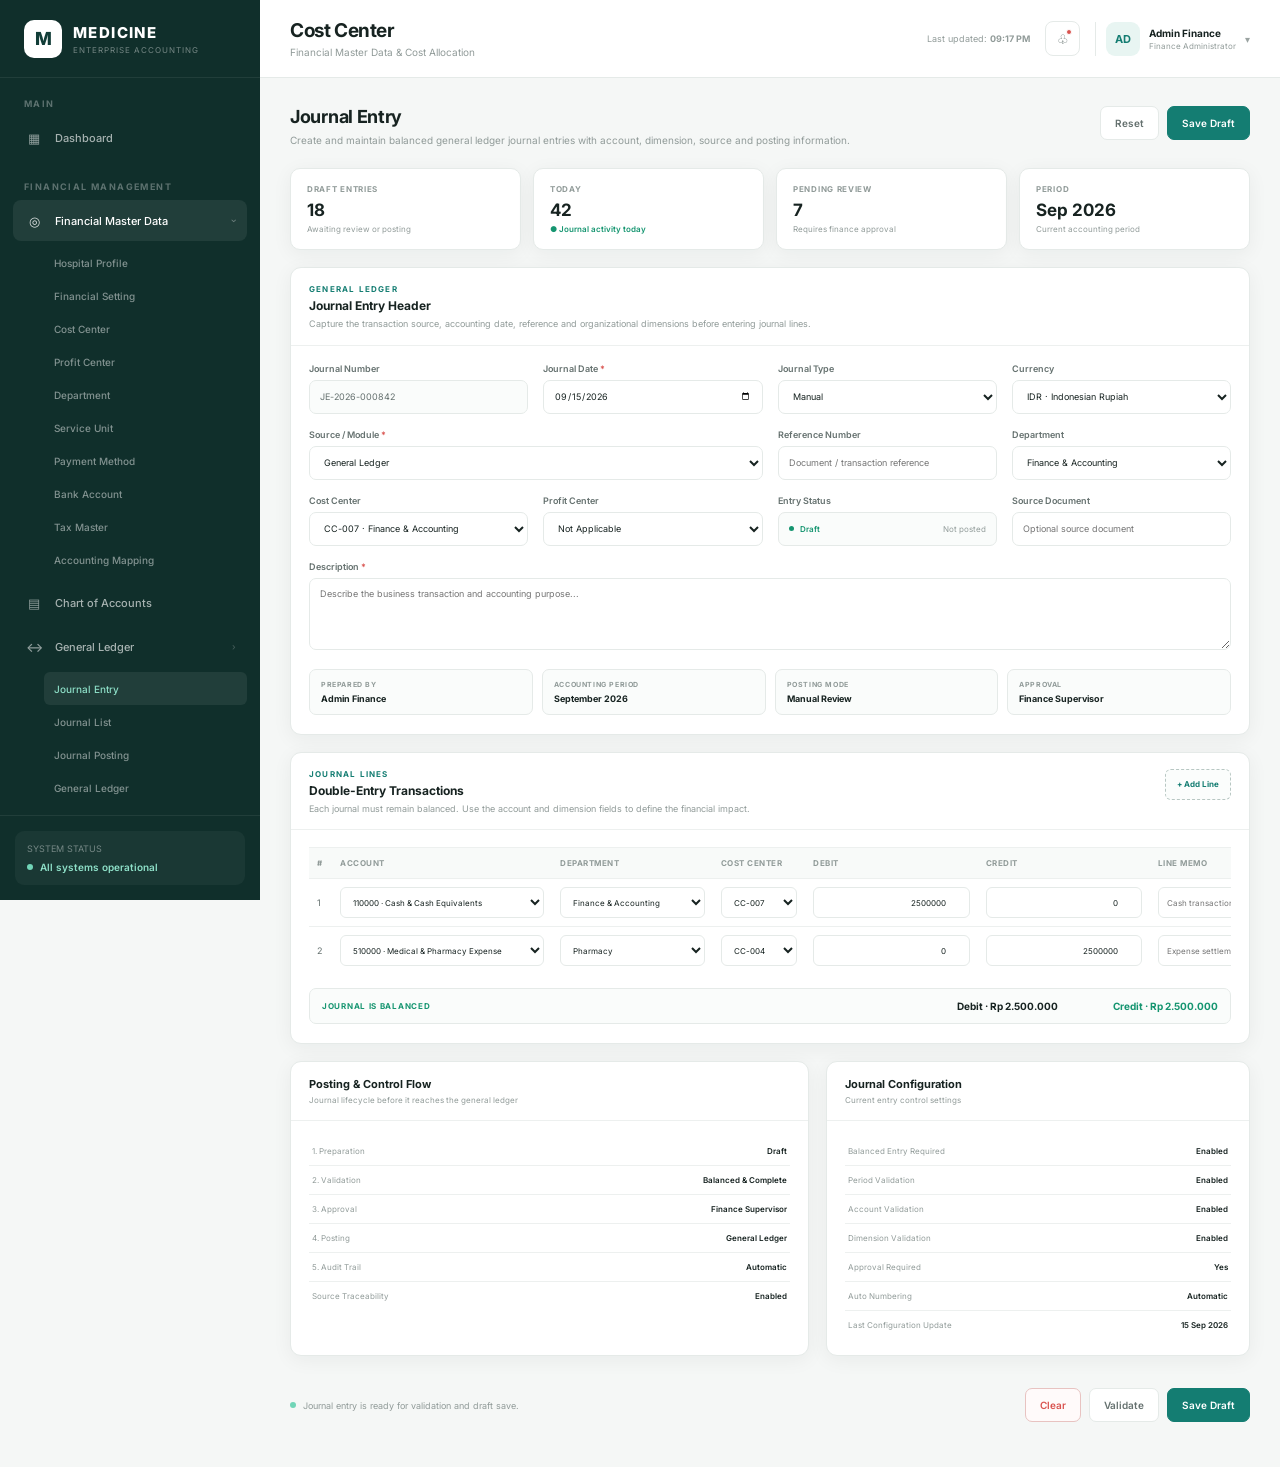
<file: general-ledger/journal-entry.html>
<!doctype html>
<html lang="en">
  <head>
    <meta charset="UTF-8" />
    <meta name="viewport" content="width=device-width, initial-scale=1.0" />

    <title>Journal Entry | Medicine Enterprise Accounting</title>

    <link rel="preconnect" href="https://fonts.googleapis.com" />
    <link rel="preconnect" href="https://fonts.gstatic.com" crossorigin />

    <link
      href="https://fonts.googleapis.com/css2?family=Inter:wght@400;500;600;700;800&display=swap"
      rel="stylesheet"
    />

    <link href="../style.css" rel="stylesheet" />

    <style>
      .je-header {
        display: flex;
        align-items: flex-start;
        justify-content: space-between;
        gap: 20px;
        margin-bottom: 20px;
      }
      .je-header-text h2 {
        font-size: 18px;
        font-weight: 700;
        letter-spacing: -0.3px;
      }
      .je-header-text p {
        margin-top: 5px;
        font-size: 10px;
        line-height: 1.6;
        color: var(--text-muted);
      }
      .je-actions {
        display: flex;
        align-items: center;
        gap: 8px;
        flex-shrink: 0;
      }
      .je-btn {
        height: 34px;
        padding: 0 14px;
        border-radius: 7px;
        border: 1px solid var(--border);
        background: #fff;
        color: var(--text-secondary);
        font-size: 10px;
        font-weight: 600;
        cursor: pointer;
      }
      .je-btn:hover {
        background: #fafcfb;
        color: var(--text);
      }
      .je-btn.primary {
        border-color: var(--primary);
        background: var(--primary);
        color: #fff;
      }
      .je-btn.primary:hover {
        background: var(--primary-dark);
      }
      .je-btn.danger {
        border-color: #e8c3c1;
        color: var(--danger);
        background: #fffafa;
      }
      .je-summary {
        display: grid;
        grid-template-columns: repeat(4, minmax(0, 1fr));
        gap: 12px;
        margin-bottom: 17px;
      }
      .je-summary-card {
        padding: 15px 16px;
        background: #fff;
        border: 1px solid var(--border);
        border-radius: 10px;
        box-shadow: var(--shadow);
      }
      .je-summary-label {
        font-size: 8px;
        font-weight: 700;
        color: var(--text-muted);
        letter-spacing: 0.7px;
        text-transform: uppercase;
      }
      .je-summary-value {
        margin-top: 6px;
        font-size: 17px;
        font-weight: 700;
        color: var(--text);
      }
      .je-summary-meta {
        margin-top: 4px;
        font-size: 8px;
        color: var(--text-muted);
      }
      .je-summary-meta.success {
        color: var(--success);
        font-weight: 600;
      }
      .je-card {
        background: #fff;
        border: 1px solid var(--border);
        border-radius: 11px;
        box-shadow: var(--shadow);
        overflow: hidden;
        margin-bottom: 17px;
      }
      .je-card-header {
        display: flex;
        align-items: flex-start;
        justify-content: space-between;
        gap: 15px;
        padding: 16px 18px 14px;
        border-bottom: 1px solid #edf0ef;
      }
      .je-card-kicker {
        font-size: 8px;
        font-weight: 700;
        letter-spacing: 1.2px;
        color: var(--primary);
        text-transform: uppercase;
        margin-bottom: 4px;
      }
      .je-card-title {
        font-size: 12px;
        font-weight: 700;
        color: var(--text);
      }
      .je-card-description {
        margin-top: 4px;
        font-size: 9px;
        line-height: 1.5;
        color: var(--text-muted);
      }
      .je-card-body {
        padding: 17px 18px 19px;
      }
      .je-form-grid {
        display: grid;
        grid-template-columns: repeat(4, minmax(0, 1fr));
        gap: 15px;
      }
      .je-form-group {
        min-width: 0;
      }
      .je-form-group.span-2 {
        grid-column: span 2;
      }
      .je-form-group.full {
        grid-column: 1/-1;
      }
      .je-form-group label {
        display: block;
        margin-bottom: 6px;
        font-size: 9px;
        font-weight: 600;
        color: var(--text-secondary);
      }
      .je-form-group label span {
        color: var(--danger);
      }
      .je-input,
      .je-select,
      .je-textarea {
        width: 100%;
        border: 1px solid var(--border);
        border-radius: 7px;
        background: #fff;
        color: var(--text);
        font-family: inherit;
        font-size: 9px;
        outline: none;
      }
      .je-input,
      .je-select {
        height: 34px;
        padding: 0 10px;
      }
      .je-textarea {
        min-height: 72px;
        padding: 9px 10px;
        resize: vertical;
      }
      .je-input:focus,
      .je-select:focus,
      .je-textarea:focus {
        border-color: var(--primary);
        box-shadow: 0 0 0 3px rgba(20, 125, 114, 0.08);
      }
      .je-readonly {
        background: #fafcfb;
        color: var(--text-secondary);
      }
      .je-status-box {
        height: 34px;
        display: flex;
        align-items: center;
        justify-content: space-between;
        padding: 0 10px;
        border: 1px solid var(--border);
        border-radius: 7px;
        background: #fafcfb;
      }
      .je-status-label {
        display: flex;
        align-items: center;
        gap: 6px;
        color: var(--success);
        font-size: 8px;
        font-weight: 600;
      }
      .je-status-dot {
        width: 5px;
        height: 5px;
        border-radius: 50%;
        background: currentColor;
      }
      .je-info-strip {
        display: grid;
        grid-template-columns: repeat(4, minmax(0, 1fr));
        gap: 9px;
        margin-top: 16px;
      }
      .je-info-item {
        padding: 10px 11px;
        border: 1px solid var(--border);
        border-radius: 7px;
        background: #fafcfb;
      }
      .je-info-label {
        font-size: 7px;
        color: var(--text-muted);
        text-transform: uppercase;
        letter-spacing: 0.6px;
        font-weight: 700;
      }
      .je-info-value {
        margin-top: 4px;
        font-size: 9px;
        font-weight: 700;
        color: var(--text);
      }
      .je-table-wrapper {
        overflow-x: auto;
      }
      .je-table {
        width: 100%;
        min-width: 1060px;
        border-collapse: collapse;
      }
      .je-table th {
        padding: 10px 8px;
        background: #f8faf9;
        border-top: 1px solid #edf0ef;
        border-bottom: 1px solid #edf0ef;
        text-align: left;
        font-size: 8px;
        font-weight: 700;
        color: var(--text-muted);
        letter-spacing: 0.5px;
        text-transform: uppercase;
        white-space: nowrap;
      }
      .je-table td {
        padding: 8px;
        border-bottom: 1px solid #edf0ef;
        font-size: 9px;
        color: var(--text-secondary);
        vertical-align: middle;
      }
      .je-table tbody tr:hover {
        background: #fafcfb;
      }
      .je-table tbody tr:last-child td {
        border-bottom: none;
      }
      .je-line-input,
      .je-line-select {
        width: 100%;
        height: 31px;
        padding: 0 8px;
        border: 1px solid var(--border);
        border-radius: 6px;
        background: #fff;
        color: var(--text);
        font: inherit;
        font-size: 8px;
        outline: none;
      }
      .je-line-input:focus,
      .je-line-select:focus {
        border-color: var(--primary);
        box-shadow: 0 0 0 3px rgba(20, 125, 114, 0.07);
      }
      .je-number {
        text-align: right;
      }
      .je-remove {
        width: 27px;
        height: 27px;
        display: inline-flex;
        align-items: center;
        justify-content: center;
        border: 1px solid var(--border);
        border-radius: 6px;
        background: #fff;
        color: var(--text-secondary);
        cursor: pointer;
        font-size: 10px;
      }
      .je-remove:hover {
        color: var(--danger);
        border-color: #e4b5b2;
        background: #fff7f6;
      }
      .je-add-line {
        height: 31px;
        padding: 0 11px;
        border: 1px dashed #b8c7c3;
        border-radius: 6px;
        background: #fbfdfc;
        color: var(--primary);
        font-size: 8px;
        font-weight: 700;
        cursor: pointer;
      }
      .je-add-line:hover {
        border-color: var(--primary);
        background: var(--primary-soft);
      }
      .je-total-bar {
        display: grid;
        grid-template-columns: 1fr 150px 150px;
        gap: 10px;
        align-items: center;
        margin-top: 14px;
        padding: 11px 12px;
        border: 1px solid var(--border);
        border-radius: 7px;
        background: #fafcfb;
      }
      .je-total-label {
        font-size: 8px;
        color: var(--text-muted);
        font-weight: 700;
        text-transform: uppercase;
        letter-spacing: 0.7px;
      }
      .je-total-value {
        font-size: 10px;
        color: var(--text);
        font-weight: 700;
        text-align: right;
      }
      .je-total-value.ok {
        color: var(--success);
      }
      .je-total-value.warn {
        color: var(--danger);
      }
      .je-detail-grid {
        display: grid;
        grid-template-columns: 1.1fr 0.9fr;
        gap: 17px;
        margin-bottom: 17px;
      }
      .je-detail-card {
        background: #fff;
        border: 1px solid var(--border);
        border-radius: 11px;
        box-shadow: var(--shadow);
        overflow: hidden;
      }
      .je-detail-header {
        padding: 15px 18px;
        border-bottom: 1px solid #edf0ef;
      }
      .je-detail-title {
        font-size: 11px;
        font-weight: 700;
        color: var(--text);
      }
      .je-detail-subtitle {
        margin-top: 4px;
        font-size: 8px;
        color: var(--text-muted);
      }
      .je-detail-body {
        padding: 16px 18px;
      }
      .je-info-table {
        width: 100%;
        border-collapse: collapse;
      }
      .je-info-table tr {
        border-bottom: 1px solid #edf0ef;
      }
      .je-info-table tr:last-child {
        border-bottom: none;
      }
      .je-info-table td {
        padding: 9px 3px;
        font-size: 8px;
      }
      .je-info-table td:first-child {
        color: var(--text-muted);
      }
      .je-info-table td:last-child {
        text-align: right;
        color: var(--text);
        font-weight: 600;
      }
      .je-footer {
        display: flex;
        align-items: center;
        justify-content: space-between;
        gap: 15px;
        padding: 15px 0 5px;
      }
      .je-save-info {
        display: flex;
        align-items: center;
        gap: 7px;
        font-size: 9px;
        color: var(--text-muted);
      }
      @media (max-width: 1050px) {
        .je-summary {
          grid-template-columns: repeat(2, minmax(0, 1fr));
        }
        .je-form-grid {
          grid-template-columns: repeat(2, minmax(0, 1fr));
        }
        .je-form-group.span-2 {
          grid-column: span 1;
        }
        .je-info-strip {
          grid-template-columns: repeat(2, minmax(0, 1fr));
        }
        .je-detail-grid {
          grid-template-columns: 1fr;
        }
      }
      @media (max-width: 700px) {
        .je-header,
        .je-footer {
          flex-direction: column;
          align-items: stretch;
        }
        .je-actions {
          justify-content: flex-start;
        }
        .je-summary {
          grid-template-columns: 1fr;
        }
        .je-form-grid {
          grid-template-columns: 1fr;
        }
        .je-form-group.span-2,
        .je-form-group.full {
          grid-column: auto;
        }
        .je-info-strip {
          grid-template-columns: 1fr;
        }
        .je-total-bar {
          grid-template-columns: 1fr;
        }
      }
    </style>
  </head>

  <body>
    <div class="app">
      <!-- =========================================================
         SIDEBAR
    ========================================================== -->

      <aside class="sidebar" id="sidebar">
        <div class="sidebar-brand">
          <div class="brand-logo">M</div>

          <div>
            <div class="brand-title">MEDICINE</div>

            <div class="brand-subtitle">Enterprise Accounting</div>
          </div>
        </div>

        <nav class="sidebar-nav">
          <!-- MAIN -->

          <div class="nav-section">
            <div class="nav-section-title">Main</div>

            <a href="../dashboard.html" class="nav-item">
              <span class="nav-icon">▦</span>
              <span class="nav-text">Dashboard</span>
            </a>
          </div>

          <!-- FINANCIAL MANAGEMENT -->

          <div class="nav-section">
            <div class="nav-section-title">Financial Management</div>

            <!-- FINANCIAL MASTER DATA -->

            <div class="nav-dropdown">
              <button
                class="nav-item nav-dropdown-toggle open"
                type="button"
                data-dropdown="financialMasterData"
              >
                <span class="nav-icon"> ◎ </span>

                <span class="nav-text"> Financial Master Data </span>

                <span class="nav-arrow"> › </span>
              </button>

              <div class="nav-submenu open" id="financialMasterData">
                <a href="hospital-profile.html" class="nav-subitem">
                  Hospital Profile
                </a>

                <a href="financial-setting.html" class="nav-subitem">
                  Financial Setting
                </a>

                <a href="cost-center.html" class="nav-subitem"> Cost Center </a>

                <a href="profit-center.html" class="nav-subitem">
                  Profit Center
                </a>

                <a href="department.html" class="nav-subitem"> Department </a>

                <a href="service-unit.html" class="nav-subitem">
                  Service Unit
                </a>

                <a href="payment-method.html" class="nav-subitem">
                  Payment Method
                </a>

                <a href="bank-account.html" class="nav-subitem">
                  Bank Account
                </a>

                <a href="tax-master.html" class="nav-subitem"> Tax Master </a>

                <a href="accounting-mapping.html" class="nav-subitem">
                  Accounting Mapping
                </a>
              </div>
            </div>

            <!-- CHART OF ACCOUNTS -->

            <a
              href="../chart-of-accounts/chart-of-accounts.html"
              class="nav-item"
            >
              <span class="nav-icon">▤</span>
              <span class="nav-text">Chart of Accounts</span>
            </a>

            <!-- GENERAL LEDGER -->

            <div class="nav-dropdown">
              <button
                class="nav-item nav-dropdown-toggle"
                open
                type="button"
                data-dropdown="generalLedger"
              >
                <span class="nav-icon">↔</span>
                <span class="nav-text">General Ledger</span>
                <span class="nav-arrow">›</span>
              </button>

              <div class="nav-submenu open" id="generalLedger">
                <a
                  href="../general-ledger/journal-entry.html"
                  class="nav-subitem active"
                >
                  Journal Entry
                </a>

                <a
                  href="../general-ledger/journal-list.html"
                  class="nav-subitem"
                >
                  Journal List
                </a>

                <a
                  href="../general-ledger/journal-posting.html"
                  class="nav-subitem"
                >
                  Journal Posting
                </a>

                <a href="../general-ledger/ledger.html" class="nav-subitem">
                  General Ledger
                </a>
              </div>
            </div>

            <!-- ACCOUNT RECEIVABLE -->

            <div class="nav-dropdown">
              <button
                class="nav-item nav-dropdown-toggle"
                type="button"
                data-dropdown="accountReceivable"
              >
                <span class="nav-icon">◌</span>
                <span class="nav-text">Account Receivable</span>
                <span class="nav-arrow">›</span>
              </button>

              <div class="nav-submenu" id="accountReceivable">
                <a
                  href="../account-receivable/ar-dashboard.html"
                  class="nav-subitem"
                >
                  AR Dashboard
                </a>

                <a
                  href="../account-receivable/customer.html"
                  class="nav-subitem"
                >
                  Customer
                </a>

                <a
                  href="../account-receivable/invoice.html"
                  class="nav-subitem"
                >
                  Invoice
                </a>

                <a
                  href="../account-receivable/receipt.html"
                  class="nav-subitem"
                >
                  Receipt
                </a>

                <a href="../account-receivable/aging.html" class="nav-subitem">
                  AR Aging
                </a>
              </div>
            </div>

            <!-- ACCOUNT PAYABLE -->

            <div class="nav-dropdown">
              <button
                class="nav-item nav-dropdown-toggle"
                type="button"
                data-dropdown="accountPayable"
              >
                <span class="nav-icon">◍</span>
                <span class="nav-text">Account Payable</span>
                <span class="nav-arrow">›</span>
              </button>

              <div class="nav-submenu" id="accountPayable">
                <a
                  href="../account-payable/ap-dashboard.html"
                  class="nav-subitem"
                >
                  AP Dashboard
                </a>

                <a href="../account-payable/vendor.html" class="nav-subitem">
                  Vendor
                </a>

                <a href="../account-payable/bill.html" class="nav-subitem">
                  Bill
                </a>

                <a href="../account-payable/payment.html" class="nav-subitem">
                  Payment
                </a>

                <a href="../account-payable/aging.html" class="nav-subitem">
                  AP Aging
                </a>
              </div>
            </div>

            <!-- CASH & BANK -->

            <div class="nav-dropdown">
              <button
                class="nav-item nav-dropdown-toggle"
                type="button"
                data-dropdown="cashBank"
              >
                <span class="nav-icon">▣</span>
                <span class="nav-text">Cash &amp; Bank</span>
                <span class="nav-arrow">›</span>
              </button>

              <div class="nav-submenu" id="cashBank">
                <a
                  href="../cash-bank/cash-bank-dashboard.html"
                  class="nav-subitem"
                >
                  Cash &amp; Bank Dashboard
                </a>

                <a href="../cash-bank/cash-account.html" class="nav-subitem">
                  Cash Account
                </a>

                <a href="../cash-bank/bank-account.html" class="nav-subitem">
                  Bank Account
                </a>

                <a href="../cash-bank/cash-receipt.html" class="nav-subitem">
                  Cash Receipt
                </a>

                <a
                  href="../cash-bank/cash-disbursement.html"
                  class="nav-subitem"
                >
                  Cash Disbursement
                </a>

                <a
                  href="../cash-bank/bank-reconciliation.html"
                  class="nav-subitem"
                >
                  Bank Reconciliation
                </a>
              </div>
            </div>
          </div>

          <!-- OPERATIONS -->

          <div class="nav-section">
            <div class="nav-section-title">Operations</div>

            <a href="../operations/revenue-management.html" class="nav-item">
              <span class="nav-icon">↗</span>
              <span class="nav-text">Revenue Management</span>
            </a>

            <a href="../operations/billing-integration.html" class="nav-item">
              <span class="nav-icon">▧</span>
              <span class="nav-text">Billing Integration</span>
            </a>

            <a href="../operations/bpjs-insurance.html" class="nav-item">
              <span class="nav-icon">✓</span>
              <span class="nav-text">BPJS &amp; Insurance</span>
            </a>

            <a href="../operations/pharmacy-accounting.html" class="nav-item">
              <span class="nav-icon">✚</span>
              <span class="nav-text">Pharmacy Accounting</span>
            </a>

            <a href="../operations/procurement.html" class="nav-item">
              <span class="nav-icon">⌁</span>
              <span class="nav-text">Procurement</span>
            </a>

            <a href="../operations/expense-management.html" class="nav-item">
              <span class="nav-icon">−</span>
              <span class="nav-text">Expense Management</span>
            </a>
          </div>

          <!-- MANAGEMENT -->

          <div class="nav-section">
            <div class="nav-section-title">Management</div>

            <a href="../management/fixed-asset.html" class="nav-item">
              <span class="nav-icon">▥</span>
              <span class="nav-text">Fixed Asset</span>
            </a>

            <a href="../management/budget-management.html" class="nav-item">
              <span class="nav-icon">◫</span>
              <span class="nav-text">Budget Management</span>
            </a>

            <a href="../management/payroll-accounting.html" class="nav-item">
              <span class="nav-icon">▥</span>
              <span class="nav-text">Payroll Accounting</span>
            </a>

            <a href="../management/tax-management.html" class="nav-item">
              <span class="nav-icon">%</span>
              <span class="nav-text">Tax Management</span>
            </a>

            <a href="../management/financial-closing.html" class="nav-item">
              <span class="nav-icon">◈</span>
              <span class="nav-text">Financial Closing</span>
            </a>
          </div>

          <!-- REPORTS -->

          <div class="nav-section">
            <div class="nav-section-title">Reports &amp; Intelligence</div>

            <a href="../reports/financial-statements.html" class="nav-item">
              <span class="nav-icon">▥</span>
              <span class="nav-text">Financial Statements</span>
            </a>

            <a href="../reports/hospital-profitability.html" class="nav-item">
              <span class="nav-icon">◒</span>
              <span class="nav-text">Hospital Profitability</span>
            </a>

            <a
              href="../reports/ai-accounting-intelligence.html"
              class="nav-item"
            >
              <span class="nav-icon">⌁</span>
              <span class="nav-text">AI Accounting Intelligence</span>
            </a>

            <a href="../reports/internal-control-audit.html" class="nav-item">
              <span class="nav-icon">◉</span>
              <span class="nav-text">Internal Control &amp; Audit</span>
            </a>
          </div>
        </nav>

        <div class="sidebar-footer">
          <div class="system-status">
            <div class="status-label">SYSTEM STATUS</div>

            <div class="status-value">
              <span class="status-dot"></span>
              All systems operational
            </div>
          </div>
        </div>
      </aside>

      <!-- =========================================================
         MAIN
    ========================================================== -->

      <section class="main">
        <!-- TOPBAR -->

        <header class="topbar">
          <div style="display: flex; align-items: center">
            <button class="mobile-menu" id="mobileMenu">☰</button>

            <div class="page-title">
              <h1>Cost Center</h1>

              <p>Financial Master Data &amp; Cost Allocation</p>
            </div>
          </div>

          <div class="topbar-right">
            <div class="last-updated">
              Last updated:
              <strong id="lastUpdated"> Just now </strong>
            </div>

            <button class="notification">
              ♧
              <span class="notification-badge"></span>
            </button>

            <div class="user-profile">
              <div class="user-avatar">AD</div>

              <div class="user-info">
                <strong> Admin Finance </strong>

                <span> Finance Administrator </span>
              </div>

              <button class="user-menu" id="logoutButton">▾</button>
            </div>
          </div>
        </header>

        <!-- =========================================================
           CONTENT
      ========================================================== -->

        <main class="content">
          <div class="je-header">
            <div class="je-header-text">
              <h2>Journal Entry</h2>
              <p>
                Create and maintain balanced general ledger journal entries with
                account, dimension, source and posting information.
              </p>
            </div>
            <div class="je-actions">
              <button type="button" class="je-btn" id="resetJournalEntry">
                Reset</button
              ><button type="button" class="je-btn primary" id="saveDraft">
                Save Draft
              </button>
            </div>
          </div>
          <div class="je-summary">
            <div class="je-summary-card">
              <div class="je-summary-label">Draft Entries</div>
              <div class="je-summary-value">18</div>
              <div class="je-summary-meta">Awaiting review or posting</div>
            </div>
            <div class="je-summary-card">
              <div class="je-summary-label">Today</div>
              <div class="je-summary-value">42</div>
              <div class="je-summary-meta success">
                ● Journal activity today
              </div>
            </div>
            <div class="je-summary-card">
              <div class="je-summary-label">Pending Review</div>
              <div class="je-summary-value">7</div>
              <div class="je-summary-meta">Requires finance approval</div>
            </div>
            <div class="je-summary-card">
              <div class="je-summary-label">Period</div>
              <div class="je-summary-value">Sep 2026</div>
              <div class="je-summary-meta">Current accounting period</div>
            </div>
          </div>
          <section class="je-card">
            <div class="je-card-header">
              <div>
                <div class="je-card-kicker">General Ledger</div>
                <div class="je-card-title">Journal Entry Header</div>
                <div class="je-card-description">
                  Capture the transaction source, accounting date, reference and
                  organizational dimensions before entering journal lines.
                </div>
              </div>
            </div>
            <div class="je-card-body">
              <div class="je-form-grid">
                <div class="je-form-group">
                  <label for="jeNumber">Journal Number</label
                  ><input
                    id="jeNumber"
                    class="je-input je-readonly"
                    value="JE-2026-000842"
                    readonly
                  />
                </div>
                <div class="je-form-group">
                  <label for="jeDate">Journal Date <span>*</span></label
                  ><input
                    id="jeDate"
                    class="je-input"
                    type="date"
                    value="2026-09-15"
                  />
                </div>
                <div class="je-form-group">
                  <label for="jeType">Journal Type</label
                  ><select id="jeType" class="je-select">
                    <option>Manual</option>
                    <option>Accrual</option>
                    <option>Adjustment</option>
                    <option>Reclassification</option>
                    <option>Opening Balance</option>
                  </select>
                </div>
                <div class="je-form-group">
                  <label for="jeCurrency">Currency</label
                  ><select id="jeCurrency" class="je-select">
                    <option selected>IDR · Indonesian Rupiah</option>
                    <option>USD · US Dollar</option>
                  </select>
                </div>
                <div class="je-form-group span-2">
                  <label for="jeSource">Source / Module <span>*</span></label
                  ><select id="jeSource" class="je-select">
                    <option selected>General Ledger</option>
                    <option>Account Receivable</option>
                    <option>Account Payable</option>
                    <option>Cash &amp; Bank</option>
                    <option>Revenue Management</option>
                    <option>Procurement</option>
                    <option>Payroll Accounting</option>
                  </select>
                </div>
                <div class="je-form-group">
                  <label for="jeReference">Reference Number</label
                  ><input
                    id="jeReference"
                    class="je-input"
                    placeholder="Document / transaction reference"
                  />
                </div>
                <div class="je-form-group">
                  <label for="jeDepartment">Department</label
                  ><select id="jeDepartment" class="je-select">
                    <option selected>Finance &amp; Accounting</option>
                    <option>Emergency Department</option>
                    <option>Inpatient Services</option>
                    <option>Outpatient Services</option>
                    <option>Pharmacy</option>
                    <option>Laboratory</option>
                    <option>Radiology</option>
                  </select>
                </div>
                <div class="je-form-group">
                  <label for="jeCostCenter">Cost Center</label
                  ><select id="jeCostCenter" class="je-select">
                    <option selected>CC-007 · Finance &amp; Accounting</option>
                    <option>CC-001 · Emergency Department</option>
                    <option>CC-002 · Inpatient Services</option>
                    <option>CC-004 · Pharmacy</option>
                    <option>CC-005 · Laboratory</option>
                  </select>
                </div>
                <div class="je-form-group">
                  <label for="jeProfitCenter">Profit Center</label
                  ><select id="jeProfitCenter" class="je-select">
                    <option selected>Not Applicable</option>
                    <option>PC-001 · Inpatient Services</option>
                    <option>PC-002 · Outpatient Services</option>
                    <option>PC-003 · Emergency Services</option>
                    <option>PC-004 · Pharmacy Services</option>
                  </select>
                </div>
                <div class="je-form-group">
                  <label>Entry Status</label>
                  <div class="je-status-box">
                    <div class="je-status-label">
                      <span class="je-status-dot"></span>Draft
                    </div>
                    <span style="font-size: 8px; color: var(--text-muted)"
                      >Not posted</span
                    >
                  </div>
                </div>
                <div class="je-form-group">
                  <label for="jeReference2">Source Document</label
                  ><input
                    id="jeReference2"
                    class="je-input"
                    placeholder="Optional source document"
                  />
                </div>
                <div class="je-form-group full">
                  <label for="jeDescription">Description <span>*</span></label
                  ><textarea
                    id="jeDescription"
                    class="je-textarea"
                    placeholder="Describe the business transaction and accounting purpose..."
                  ></textarea>
                </div>
              </div>
              <div class="je-info-strip">
                <div class="je-info-item">
                  <div class="je-info-label">Prepared By</div>
                  <div class="je-info-value">Admin Finance</div>
                </div>
                <div class="je-info-item">
                  <div class="je-info-label">Accounting Period</div>
                  <div class="je-info-value">September 2026</div>
                </div>
                <div class="je-info-item">
                  <div class="je-info-label">Posting Mode</div>
                  <div class="je-info-value">Manual Review</div>
                </div>
                <div class="je-info-item">
                  <div class="je-info-label">Approval</div>
                  <div class="je-info-value">Finance Supervisor</div>
                </div>
              </div>
            </div>
          </section>
          <section class="je-card">
            <div class="je-card-header">
              <div>
                <div class="je-card-kicker">Journal Lines</div>
                <div class="je-card-title">Double-Entry Transactions</div>
                <div class="je-card-description">
                  Each journal must remain balanced. Use the account and
                  dimension fields to define the financial impact.
                </div>
              </div>
              <button type="button" class="je-add-line" id="addJournalLine">
                + Add Line
              </button>
            </div>
            <div class="je-card-body">
              <div class="je-table-wrapper">
                <table class="je-table" id="journalLineTable">
                  <thead>
                    <tr>
                      <th>#</th>
                      <th>Account</th>
                      <th>Department</th>
                      <th>Cost Center</th>
                      <th>Debit</th>
                      <th>Credit</th>
                      <th>Line Memo</th>
                      <th></th>
                    </tr>
                  </thead>
                  <tbody>
                    <tr>
                      <td class="je-line-no">1</td>
                      <td>
                        <select class="je-line-select">
                          <option selected>
                            110000 · Cash &amp; Cash Equivalents
                          </option>
                          <option>120000 · Accounts Receivable</option>
                          <option>410000 · Patient Service Revenue</option>
                          <option>
                            510000 · Medical &amp; Pharmacy Expense
                          </option>
                          <option>
                            520000 · Salary &amp; Employee Benefits
                          </option>
                        </select>
                      </td>
                      <td>
                        <select class="je-line-select">
                          <option selected>Finance &amp; Accounting</option>
                          <option>Emergency Department</option>
                          <option>Inpatient Services</option>
                          <option>Pharmacy</option>
                        </select>
                      </td>
                      <td>
                        <select class="je-line-select">
                          <option selected>CC-007</option>
                          <option>CC-001</option>
                          <option>CC-002</option>
                          <option>CC-004</option>
                        </select>
                      </td>
                      <td>
                        <input
                          class="je-line-input je-number debit-input"
                          type="number"
                          value="2500000"
                          min="0"
                          step="1000"
                        />
                      </td>
                      <td>
                        <input
                          class="je-line-input je-number credit-input"
                          type="number"
                          value="0"
                          min="0"
                          step="1000"
                        />
                      </td>
                      <td>
                        <input
                          class="je-line-input"
                          placeholder="Cash transaction memo"
                        />
                      </td>
                      <td>
                        <button
                          type="button"
                          class="je-remove line-remove"
                          title="Remove"
                        >
                          ×
                        </button>
                      </td>
                    </tr>
                    <tr>
                      <td class="je-line-no">2</td>
                      <td>
                        <select class="je-line-select">
                          <option>110000 · Cash &amp; Cash Equivalents</option>
                          <option selected>
                            510000 · Medical &amp; Pharmacy Expense
                          </option>
                          <option>120000 · Accounts Receivable</option>
                          <option>410000 · Patient Service Revenue</option>
                          <option>
                            520000 · Salary &amp; Employee Benefits
                          </option>
                        </select>
                      </td>
                      <td>
                        <select class="je-line-select">
                          <option selected>Pharmacy</option>
                          <option>Finance &amp; Accounting</option>
                          <option>Emergency Department</option>
                          <option>Inpatient Services</option>
                        </select>
                      </td>
                      <td>
                        <select class="je-line-select">
                          <option selected>CC-004</option>
                          <option>CC-007</option>
                          <option>CC-001</option>
                        </select>
                      </td>
                      <td>
                        <input
                          class="je-line-input je-number debit-input"
                          type="number"
                          value="0"
                          min="0"
                          step="1000"
                        />
                      </td>
                      <td>
                        <input
                          class="je-line-input je-number credit-input"
                          type="number"
                          value="2500000"
                          min="0"
                          step="1000"
                        />
                      </td>
                      <td>
                        <input
                          class="je-line-input"
                          placeholder="Expense settlement memo"
                        />
                      </td>
                      <td>
                        <button
                          type="button"
                          class="je-remove line-remove"
                          title="Remove"
                        >
                          ×
                        </button>
                      </td>
                    </tr>
                  </tbody>
                </table>
              </div>
              <div class="je-total-bar">
                <div class="je-total-label" id="balanceMessage">
                  Journal is balanced
                </div>
                <div class="je-total-value" id="totalDebit">
                  Debit · Rp 2,500,000
                </div>
                <div class="je-total-value ok" id="totalCredit">
                  Credit · Rp 2,500,000
                </div>
              </div>
            </div>
          </section>
          <div class="je-detail-grid">
            <section class="je-detail-card">
              <div class="je-detail-header">
                <div class="je-detail-title">Posting &amp; Control Flow</div>
                <div class="je-detail-subtitle">
                  Journal lifecycle before it reaches the general ledger
                </div>
              </div>
              <div class="je-detail-body">
                <table class="je-info-table">
                  <tbody>
                    <tr>
                      <td>1. Preparation</td>
                      <td>Draft</td>
                    </tr>
                    <tr>
                      <td>2. Validation</td>
                      <td>Balanced &amp; Complete</td>
                    </tr>
                    <tr>
                      <td>3. Approval</td>
                      <td>Finance Supervisor</td>
                    </tr>
                    <tr>
                      <td>4. Posting</td>
                      <td>General Ledger</td>
                    </tr>
                    <tr>
                      <td>5. Audit Trail</td>
                      <td>Automatic</td>
                    </tr>
                    <tr>
                      <td>Source Traceability</td>
                      <td>Enabled</td>
                    </tr>
                  </tbody>
                </table>
              </div>
            </section>
            <section class="je-detail-card">
              <div class="je-detail-header">
                <div class="je-detail-title">Journal Configuration</div>
                <div class="je-detail-subtitle">
                  Current entry control settings
                </div>
              </div>
              <div class="je-detail-body">
                <table class="je-info-table">
                  <tbody>
                    <tr>
                      <td>Balanced Entry Required</td>
                      <td>Enabled</td>
                    </tr>
                    <tr>
                      <td>Period Validation</td>
                      <td>Enabled</td>
                    </tr>
                    <tr>
                      <td>Account Validation</td>
                      <td>Enabled</td>
                    </tr>
                    <tr>
                      <td>Dimension Validation</td>
                      <td>Enabled</td>
                    </tr>
                    <tr>
                      <td>Approval Required</td>
                      <td>Yes</td>
                    </tr>
                    <tr>
                      <td>Auto Numbering</td>
                      <td>Automatic</td>
                    </tr>
                    <tr>
                      <td>Last Configuration Update</td>
                      <td>15 Sep 2026</td>
                    </tr>
                  </tbody>
                </table>
              </div>
            </section>
          </div>
          <div class="je-footer">
            <div class="je-save-info">
              <span class="status-dot"></span
              ><span id="jeFooterMessage"
                >Journal entry is ready for validation and draft save.</span
              >
            </div>
            <div class="je-actions">
              <button type="button" class="je-btn danger" id="clearJournal">
                Clear</button
              ><button type="button" class="je-btn" id="validateJournal">
                Validate</button
              ><button
                type="button"
                class="je-btn primary"
                id="saveJournalBottom"
              >
                Save Draft
              </button>
            </div>
          </div>
        </main>
      </section>
    </div>

    <!-- =========================================================
       GLOBAL JS
  ========================================================== -->

    <script src="../app.js"></script>
    <script>
      const footerMessage = document.getElementById("jeFooterMessage");
      const lineTableBody = document.querySelector("#journalLineTable tbody");
      function formatRupiah(value) {
        return "Rp " + Number(value || 0).toLocaleString("id-ID");
      }
      function renumberLines() {
        document
          .querySelectorAll(".je-line-no")
          .forEach(function (cell, index) {
            cell.textContent = index + 1;
          });
      }
      function calculateJournalTotals() {
        let debit = 0,
          credit = 0;
        document.querySelectorAll(".debit-input").forEach(function (input) {
          debit += Number(input.value || 0);
        });
        document.querySelectorAll(".credit-input").forEach(function (input) {
          credit += Number(input.value || 0);
        });
        const d = document.getElementById("totalDebit"),
          c = document.getElementById("totalCredit"),
          m = document.getElementById("balanceMessage"),
          diff = Math.abs(debit - credit),
          balanced = diff === 0 && debit > 0;
        d.textContent = "Debit · " + formatRupiah(debit);
        c.textContent = "Credit · " + formatRupiah(credit);
        c.classList.toggle("ok", balanced);
        c.classList.toggle("warn", !balanced);
        m.textContent = balanced
          ? "Journal is balanced"
          : debit === 0 && credit === 0
            ? "Enter journal amounts"
            : "Journal is not balanced · Difference " + formatRupiah(diff);
        m.style.color = balanced ? "var(--success)" : "var(--danger)";
      }
      function bindLineEvents() {
        document
          .querySelectorAll(".debit-input,.credit-input")
          .forEach(function (input) {
            input.addEventListener("input", calculateJournalTotals);
          });
        document.querySelectorAll(".line-remove").forEach(function (button) {
          button.addEventListener("click", function () {
            const rows = lineTableBody.querySelectorAll("tr");
            if (rows.length <= 2) {
              alert("A journal entry should contain at least two lines.");
              return;
            }
            this.closest("tr")?.remove();
            renumberLines();
            calculateJournalTotals();
          });
        });
      }
      document
        .getElementById("addJournalLine")
        ?.addEventListener("click", function () {
          const row = document.createElement("tr");
          row.innerHTML = `<td class="je-line-no"></td><td><select class="je-line-select"><option selected>110000 · Cash &amp; Cash Equivalents</option><option>120000 · Accounts Receivable</option><option>410000 · Patient Service Revenue</option><option>510000 · Medical &amp; Pharmacy Expense</option><option>520000 · Salary &amp; Employee Benefits</option></select></td><td><select class="je-line-select"><option selected>Finance &amp; Accounting</option><option>Emergency Department</option><option>Inpatient Services</option><option>Pharmacy</option></select></td><td><select class="je-line-select"><option selected>CC-007</option><option>CC-001</option><option>CC-002</option></select></td><td><input class="je-line-input je-number debit-input" type="number" value="0" min="0" step="1000" /></td><td><input class="je-line-input je-number credit-input" type="number" value="0" min="0" step="1000" /></td><td><input class="je-line-input" placeholder="Line memo" /></td><td><button type="button" class="je-remove line-remove" title="Remove">×</button></td>`;
          lineTableBody.appendChild(row);
          renumberLines();
          bindLineEvents();
          calculateJournalTotals();
        });
      function validateJournal(showAlert = true) {
        const description =
          document.getElementById("jeDescription")?.value.trim() || "";
        let debit = 0,
          credit = 0;
        document.querySelectorAll(".debit-input").forEach(function (input) {
          debit += Number(input.value || 0);
        });
        document.querySelectorAll(".credit-input").forEach(function (input) {
          credit += Number(input.value || 0);
        });
        const issues = [];
        if (!description) issues.push("Journal description is required.");
        if (debit <= 0 && credit <= 0)
          issues.push("Journal amount must be greater than zero.");
        if (Math.abs(debit - credit) !== 0)
          issues.push("Total debit and credit must be balanced.");
        if (issues.length) {
          if (showAlert) alert("Journal Validation\n\n" + issues.join("\n"));
          return false;
        }
        if (showAlert)
          alert("Journal Validation\n\nJournal entry is valid and balanced.");
        return true;
      }
      document
        .getElementById("validateJournal")
        ?.addEventListener("click", function () {
          validateJournal(true);
        });
      function saveDraft() {
        if (!validateJournal(false)) {
          alert(
            "Journal Entry\n\nPlease complete the required fields and ensure the journal is balanced before saving the draft.",
          );
          return;
        }
        alert("Journal Entry\n\nDraft journal entry saved successfully.");
        if (footerMessage)
          footerMessage.textContent = "Journal entry draft saved successfully.";
      }
      document
        .getElementById("saveDraft")
        ?.addEventListener("click", saveDraft);
      document
        .getElementById("saveJournalBottom")
        ?.addEventListener("click", saveDraft);
      function resetJournal() {
        document.getElementById("jeDate").value = "2026-09-15";
        document.getElementById("jeReference").value = "";
        document.getElementById("jeReference2").value = "";
        document.getElementById("jeDescription").value = "";
        document
          .querySelectorAll(".debit-input,.credit-input")
          .forEach(function (input) {
            input.value = "0";
          });
        calculateJournalTotals();
        if (footerMessage)
          footerMessage.textContent = "Journal entry form has been reset.";
      }
      document
        .getElementById("resetJournalEntry")
        ?.addEventListener("click", resetJournal);
      document
        .getElementById("clearJournal")
        ?.addEventListener("click", resetJournal);
      bindLineEvents();
      calculateJournalTotals();
    </script>
  </body>
</html>
</file>
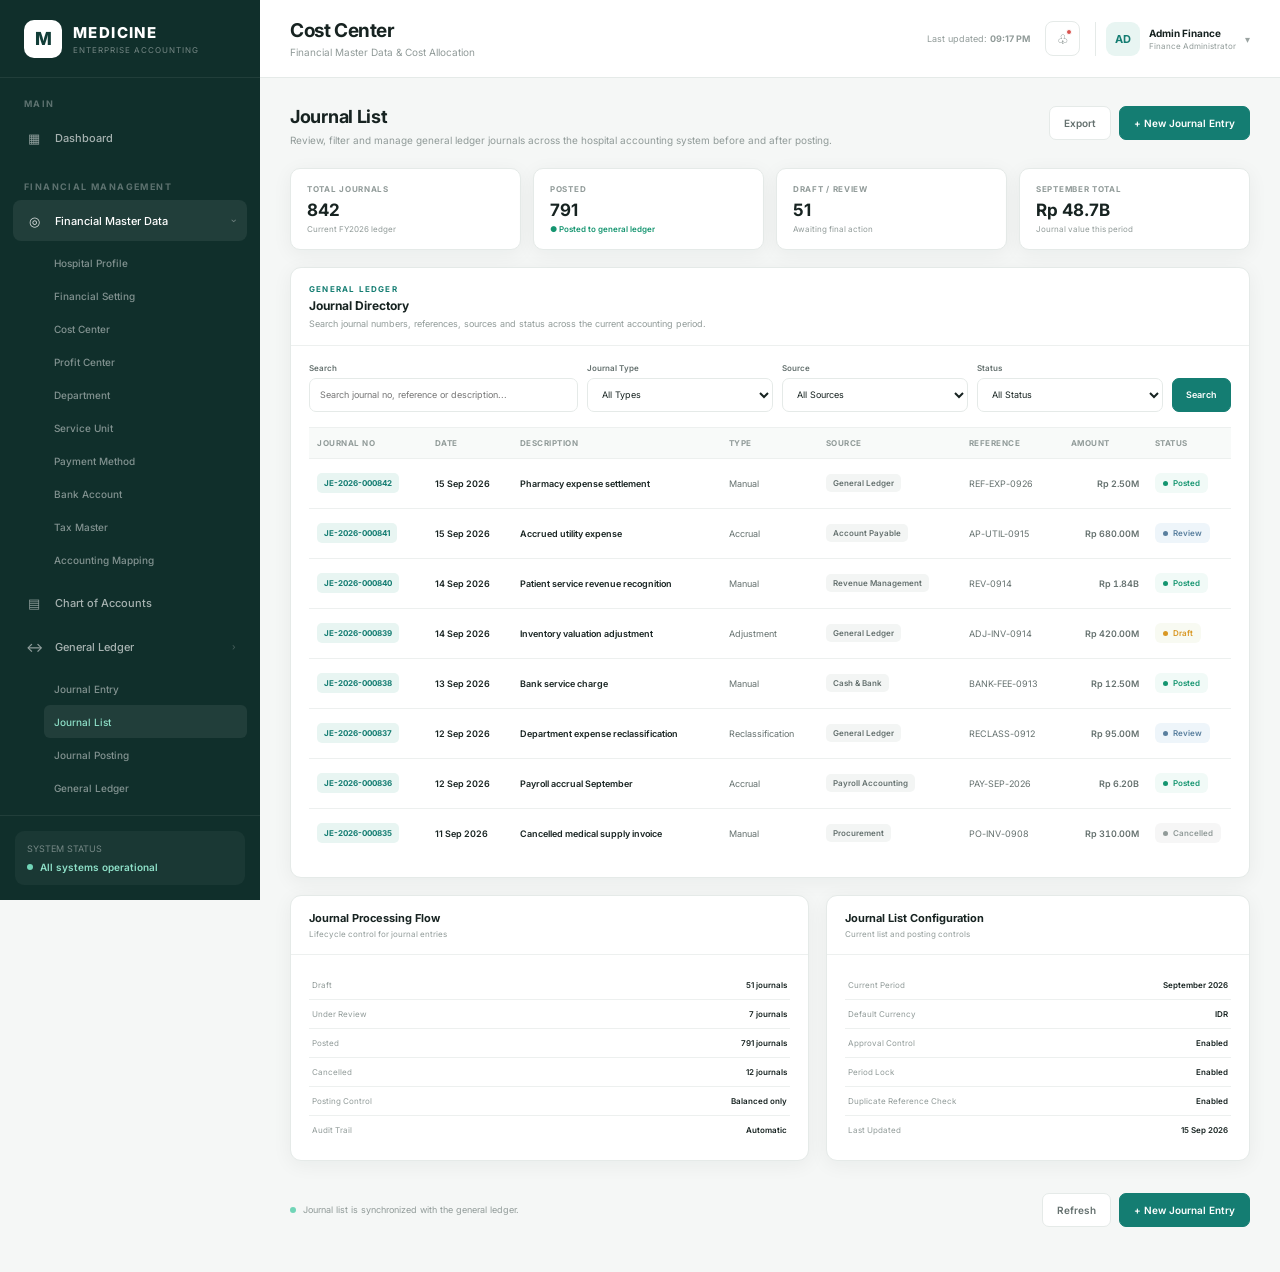
<file: general-ledger/journal-list.html>
<!doctype html>
<html lang="en">
  <head>
    <meta charset="UTF-8" />
    <meta name="viewport" content="width=device-width, initial-scale=1.0" />

    <title>Journal List | Medicine Enterprise Accounting</title>

    <link rel="preconnect" href="https://fonts.googleapis.com" />
    <link rel="preconnect" href="https://fonts.gstatic.com" crossorigin />

    <link
      href="https://fonts.googleapis.com/css2?family=Inter:wght@400;500;600;700;800&display=swap"
      rel="stylesheet"
    />

    <link href="../style.css" rel="stylesheet" />

    <style>
      .jl-header {
        display: flex;
        align-items: flex-start;
        justify-content: space-between;
        gap: 20px;
        margin-bottom: 20px;
      }
      .jl-header-text h2 {
        font-size: 18px;
        font-weight: 700;
        letter-spacing: -0.3px;
      }
      .jl-header-text p {
        margin-top: 5px;
        font-size: 10px;
        line-height: 1.6;
        color: var(--text-muted);
      }
      .jl-actions {
        display: flex;
        align-items: center;
        gap: 8px;
        flex-shrink: 0;
      }
      .jl-btn {
        height: 34px;
        padding: 0 14px;
        border-radius: 7px;
        border: 1px solid var(--border);
        background: #fff;
        color: var(--text-secondary);
        font-size: 10px;
        font-weight: 600;
        cursor: pointer;
      }
      .jl-btn:hover {
        background: #fafcfb;
        color: var(--text);
      }
      .jl-btn.primary {
        border-color: var(--primary);
        background: var(--primary);
        color: #fff;
      }
      .jl-btn.primary:hover {
        background: var(--primary-dark);
      }
      .jl-summary {
        display: grid;
        grid-template-columns: repeat(4, minmax(0, 1fr));
        gap: 12px;
        margin-bottom: 17px;
      }
      .jl-summary-card {
        padding: 15px 16px;
        background: #fff;
        border: 1px solid var(--border);
        border-radius: 10px;
        box-shadow: var(--shadow);
      }
      .jl-summary-label {
        font-size: 8px;
        font-weight: 700;
        color: var(--text-muted);
        letter-spacing: 0.7px;
        text-transform: uppercase;
      }
      .jl-summary-value {
        margin-top: 6px;
        font-size: 17px;
        font-weight: 700;
        color: var(--text);
      }
      .jl-summary-meta {
        margin-top: 4px;
        font-size: 8px;
        color: var(--text-muted);
      }
      .jl-summary-meta.success {
        color: var(--success);
        font-weight: 600;
      }
      .jl-card {
        background: #fff;
        border: 1px solid var(--border);
        border-radius: 11px;
        box-shadow: var(--shadow);
        overflow: hidden;
        margin-bottom: 17px;
      }
      .jl-card-header {
        display: flex;
        align-items: flex-start;
        justify-content: space-between;
        gap: 15px;
        padding: 16px 18px 14px;
        border-bottom: 1px solid #edf0ef;
      }
      .jl-card-kicker {
        font-size: 8px;
        font-weight: 700;
        letter-spacing: 1.2px;
        color: var(--primary);
        text-transform: uppercase;
        margin-bottom: 4px;
      }
      .jl-card-title {
        font-size: 12px;
        font-weight: 700;
        color: var(--text);
      }
      .jl-card-description {
        margin-top: 4px;
        font-size: 9px;
        line-height: 1.5;
        color: var(--text-muted);
      }
      .jl-card-body {
        padding: 17px 18px 19px;
      }
      .jl-filter {
        display: grid;
        grid-template-columns: 1.45fr 1fr 1fr 1fr auto;
        gap: 9px;
        align-items: end;
        margin-bottom: 15px;
      }
      .jl-filter-group label {
        display: block;
        margin-bottom: 5px;
        font-size: 8px;
        font-weight: 600;
        color: var(--text-secondary);
      }
      .jl-input,
      .jl-select {
        width: 100%;
        height: 34px;
        padding: 0 10px;
        border: 1px solid var(--border);
        border-radius: 7px;
        background: #fff;
        color: var(--text);
        font-family: inherit;
        font-size: 9px;
        outline: none;
      }
      .jl-input:focus,
      .jl-select:focus {
        border-color: var(--primary);
        box-shadow: 0 0 0 3px rgba(20, 125, 114, 0.08);
      }
      .jl-search {
        height: 34px;
        padding: 0 13px;
        border: 1px solid var(--primary);
        border-radius: 7px;
        background: var(--primary);
        color: #fff;
        font-family: inherit;
        font-size: 9px;
        font-weight: 600;
        cursor: pointer;
      }
      .jl-table-wrapper {
        overflow-x: auto;
      }
      .jl-table {
        width: 100%;
        min-width: 1120px;
        border-collapse: collapse;
      }
      .jl-table th {
        padding: 10px 8px;
        background: #f8faf9;
        border-top: 1px solid #edf0ef;
        border-bottom: 1px solid #edf0ef;
        text-align: left;
        font-size: 8px;
        font-weight: 700;
        color: var(--text-muted);
        letter-spacing: 0.5px;
        text-transform: uppercase;
        white-space: nowrap;
      }
      .jl-table td {
        padding: 11px 8px;
        border-bottom: 1px solid #edf0ef;
        font-size: 9px;
        color: var(--text-secondary);
        vertical-align: middle;
      }
      .jl-table tbody tr:hover {
        background: #fafcfb;
      }
      .jl-table tbody tr:last-child td {
        border-bottom: none;
      }
      .jl-code {
        display: inline-flex;
        padding: 5px 7px;
        border-radius: 5px;
        background: var(--primary-soft);
        color: var(--primary);
        font-size: 8px;
        font-weight: 700;
      }
      .jl-date {
        font-weight: 600;
        color: var(--text);
      }
      .jl-title {
        font-weight: 600;
        color: var(--text);
      }
      .jl-source {
        display: inline-flex;
        padding: 4px 7px;
        border-radius: 5px;
        background: #f3f5f4;
        color: var(--text-secondary);
        font-size: 8px;
        font-weight: 600;
      }
      .jl-status {
        display: inline-flex;
        align-items: center;
        gap: 5px;
        padding: 5px 8px;
        border-radius: 6px;
        font-size: 8px;
        font-weight: 600;
      }
      .jl-status.draft {
        background: #f8faf2;
        color: var(--warning);
      }
      .jl-status.posted {
        background: #f1faf7;
        color: var(--success);
      }
      .jl-status.review {
        background: #eef5fa;
        color: var(--info);
      }
      .jl-status.cancelled {
        background: #f6f6f6;
        color: var(--text-muted);
      }
      .jl-status-dot {
        width: 5px;
        height: 5px;
        border-radius: 50%;
        background: currentColor;
      }
      .jl-amount {
        text-align: right;
        font-variant-numeric: tabular-nums;
        color: var(--text);
        font-weight: 600;
      }
      .jl-actions-cell {
        display: flex;
        align-items: center;
        gap: 5px;
      }
      .jl-table-action {
        width: 27px;
        height: 27px;
        display: inline-flex;
        align-items: center;
        justify-content: center;
        border: 1px solid var(--border);
        border-radius: 6px;
        background: #fff;
        color: var(--text-secondary);
        cursor: pointer;
        font-size: 10px;
      }
      .jl-table-action:hover {
        color: var(--primary);
        border-color: var(--primary);
        background: var(--primary-soft);
      }
      .jl-detail-grid {
        display: grid;
        grid-template-columns: 1.1fr 0.9fr;
        gap: 17px;
        margin-bottom: 17px;
      }
      .jl-detail-card {
        background: #fff;
        border: 1px solid var(--border);
        border-radius: 11px;
        box-shadow: var(--shadow);
        overflow: hidden;
      }
      .jl-detail-header {
        padding: 15px 18px;
        border-bottom: 1px solid #edf0ef;
      }
      .jl-detail-title {
        font-size: 11px;
        font-weight: 700;
        color: var(--text);
      }
      .jl-detail-subtitle {
        margin-top: 4px;
        font-size: 8px;
        color: var(--text-muted);
      }
      .jl-detail-body {
        padding: 16px 18px;
      }
      .jl-info-table {
        width: 100%;
        border-collapse: collapse;
      }
      .jl-info-table tr {
        border-bottom: 1px solid #edf0ef;
      }
      .jl-info-table tr:last-child {
        border-bottom: none;
      }
      .jl-info-table td {
        padding: 9px 3px;
        font-size: 8px;
      }
      .jl-info-table td:first-child {
        color: var(--text-muted);
      }
      .jl-info-table td:last-child {
        text-align: right;
        color: var(--text);
        font-weight: 600;
      }
      .jl-footer {
        display: flex;
        align-items: center;
        justify-content: space-between;
        gap: 15px;
        padding: 15px 0 5px;
      }
      .jl-save-info {
        display: flex;
        align-items: center;
        gap: 7px;
        font-size: 9px;
        color: var(--text-muted);
      }
      @media (max-width: 1050px) {
        .jl-summary {
          grid-template-columns: repeat(2, minmax(0, 1fr));
        }
        .jl-filter {
          grid-template-columns: repeat(2, minmax(0, 1fr));
        }
        .jl-detail-grid {
          grid-template-columns: 1fr;
        }
      }
      @media (max-width: 700px) {
        .jl-header,
        .jl-footer {
          flex-direction: column;
          align-items: stretch;
        }
        .jl-actions {
          justify-content: flex-start;
        }
        .jl-summary {
          grid-template-columns: 1fr;
        }
        .jl-filter {
          grid-template-columns: 1fr;
        }
      }
    </style>
  </head>

  <body>
    <div class="app">
      <!-- =========================================================
         SIDEBAR
    ========================================================== -->

      <aside class="sidebar" id="sidebar">
        <div class="sidebar-brand">
          <div class="brand-logo">M</div>

          <div>
            <div class="brand-title">MEDICINE</div>

            <div class="brand-subtitle">Enterprise Accounting</div>
          </div>
        </div>

        <nav class="sidebar-nav">
          <!-- MAIN -->

          <div class="nav-section">
            <div class="nav-section-title">Main</div>

            <a href="../dashboard.html" class="nav-item">
              <span class="nav-icon">▦</span>
              <span class="nav-text">Dashboard</span>
            </a>
          </div>

          <!-- FINANCIAL MANAGEMENT -->

          <div class="nav-section">
            <div class="nav-section-title">Financial Management</div>

            <!-- FINANCIAL MASTER DATA -->

            <div class="nav-dropdown">
              <button
                class="nav-item nav-dropdown-toggle open"
                type="button"
                data-dropdown="financialMasterData"
              >
                <span class="nav-icon"> ◎ </span>

                <span class="nav-text"> Financial Master Data </span>

                <span class="nav-arrow"> › </span>
              </button>

              <div class="nav-submenu open" id="financialMasterData">
                <a href="hospital-profile.html" class="nav-subitem">
                  Hospital Profile
                </a>

                <a href="financial-setting.html" class="nav-subitem">
                  Financial Setting
                </a>

                <a href="cost-center.html" class="nav-subitem"> Cost Center </a>

                <a href="profit-center.html" class="nav-subitem">
                  Profit Center
                </a>

                <a href="department.html" class="nav-subitem"> Department </a>

                <a href="service-unit.html" class="nav-subitem">
                  Service Unit
                </a>

                <a href="payment-method.html" class="nav-subitem">
                  Payment Method
                </a>

                <a href="bank-account.html" class="nav-subitem">
                  Bank Account
                </a>

                <a href="tax-master.html" class="nav-subitem"> Tax Master </a>

                <a href="accounting-mapping.html" class="nav-subitem">
                  Accounting Mapping
                </a>
              </div>
            </div>

            <!-- CHART OF ACCOUNTS -->

            <a
              href="../chart-of-accounts/chart-of-accounts.html"
              class="nav-item"
            >
              <span class="nav-icon">▤</span>
              <span class="nav-text">Chart of Accounts</span>
            </a>

            <!-- GENERAL LEDGER -->

            <div class="nav-dropdown">
              <button
                class="nav-item nav-dropdown-toggle"
                open
                type="button"
                data-dropdown="generalLedger"
              >
                <span class="nav-icon">↔</span>
                <span class="nav-text">General Ledger</span>
                <span class="nav-arrow">›</span>
              </button>

              <div class="nav-submenu open" id="generalLedger">
                <a
                  href="../general-ledger/journal-entry.html"
                  class="nav-subitem"
                >
                  Journal Entry
                </a>

                <a
                  href="../general-ledger/journal-list.html"
                  class="nav-subitem active"
                >
                  Journal List
                </a>

                <a
                  href="../general-ledger/journal-posting.html"
                  class="nav-subitem"
                >
                  Journal Posting
                </a>

                <a href="../general-ledger/ledger.html" class="nav-subitem">
                  General Ledger
                </a>
              </div>
            </div>

            <!-- ACCOUNT RECEIVABLE -->

            <div class="nav-dropdown">
              <button
                class="nav-item nav-dropdown-toggle"
                type="button"
                data-dropdown="accountReceivable"
              >
                <span class="nav-icon">◌</span>
                <span class="nav-text">Account Receivable</span>
                <span class="nav-arrow">›</span>
              </button>

              <div class="nav-submenu" id="accountReceivable">
                <a
                  href="../account-receivable/ar-dashboard.html"
                  class="nav-subitem"
                >
                  AR Dashboard
                </a>

                <a
                  href="../account-receivable/customer.html"
                  class="nav-subitem"
                >
                  Customer
                </a>

                <a
                  href="../account-receivable/invoice.html"
                  class="nav-subitem"
                >
                  Invoice
                </a>

                <a
                  href="../account-receivable/receipt.html"
                  class="nav-subitem"
                >
                  Receipt
                </a>

                <a href="../account-receivable/aging.html" class="nav-subitem">
                  AR Aging
                </a>
              </div>
            </div>

            <!-- ACCOUNT PAYABLE -->

            <div class="nav-dropdown">
              <button
                class="nav-item nav-dropdown-toggle"
                type="button"
                data-dropdown="accountPayable"
              >
                <span class="nav-icon">◍</span>
                <span class="nav-text">Account Payable</span>
                <span class="nav-arrow">›</span>
              </button>

              <div class="nav-submenu" id="accountPayable">
                <a
                  href="../account-payable/ap-dashboard.html"
                  class="nav-subitem"
                >
                  AP Dashboard
                </a>

                <a href="../account-payable/vendor.html" class="nav-subitem">
                  Vendor
                </a>

                <a href="../account-payable/bill.html" class="nav-subitem">
                  Bill
                </a>

                <a href="../account-payable/payment.html" class="nav-subitem">
                  Payment
                </a>

                <a href="../account-payable/aging.html" class="nav-subitem">
                  AP Aging
                </a>
              </div>
            </div>

            <!-- CASH & BANK -->

            <div class="nav-dropdown">
              <button
                class="nav-item nav-dropdown-toggle"
                type="button"
                data-dropdown="cashBank"
              >
                <span class="nav-icon">▣</span>
                <span class="nav-text">Cash &amp; Bank</span>
                <span class="nav-arrow">›</span>
              </button>

              <div class="nav-submenu" id="cashBank">
                <a
                  href="../cash-bank/cash-bank-dashboard.html"
                  class="nav-subitem"
                >
                  Cash &amp; Bank Dashboard
                </a>

                <a href="../cash-bank/cash-account.html" class="nav-subitem">
                  Cash Account
                </a>

                <a href="../cash-bank/bank-account.html" class="nav-subitem">
                  Bank Account
                </a>

                <a href="../cash-bank/cash-receipt.html" class="nav-subitem">
                  Cash Receipt
                </a>

                <a
                  href="../cash-bank/cash-disbursement.html"
                  class="nav-subitem"
                >
                  Cash Disbursement
                </a>

                <a
                  href="../cash-bank/bank-reconciliation.html"
                  class="nav-subitem"
                >
                  Bank Reconciliation
                </a>
              </div>
            </div>
          </div>

          <!-- OPERATIONS -->

          <div class="nav-section">
            <div class="nav-section-title">Operations</div>

            <a href="../operations/revenue-management.html" class="nav-item">
              <span class="nav-icon">↗</span>
              <span class="nav-text">Revenue Management</span>
            </a>

            <a href="../operations/billing-integration.html" class="nav-item">
              <span class="nav-icon">▧</span>
              <span class="nav-text">Billing Integration</span>
            </a>

            <a href="../operations/bpjs-insurance.html" class="nav-item">
              <span class="nav-icon">✓</span>
              <span class="nav-text">BPJS &amp; Insurance</span>
            </a>

            <a href="../operations/pharmacy-accounting.html" class="nav-item">
              <span class="nav-icon">✚</span>
              <span class="nav-text">Pharmacy Accounting</span>
            </a>

            <a href="../operations/procurement.html" class="nav-item">
              <span class="nav-icon">⌁</span>
              <span class="nav-text">Procurement</span>
            </a>

            <a href="../operations/expense-management.html" class="nav-item">
              <span class="nav-icon">−</span>
              <span class="nav-text">Expense Management</span>
            </a>
          </div>

          <!-- MANAGEMENT -->

          <div class="nav-section">
            <div class="nav-section-title">Management</div>

            <a href="../management/fixed-asset.html" class="nav-item">
              <span class="nav-icon">▥</span>
              <span class="nav-text">Fixed Asset</span>
            </a>

            <a href="../management/budget-management.html" class="nav-item">
              <span class="nav-icon">◫</span>
              <span class="nav-text">Budget Management</span>
            </a>

            <a href="../management/payroll-accounting.html" class="nav-item">
              <span class="nav-icon">▥</span>
              <span class="nav-text">Payroll Accounting</span>
            </a>

            <a href="../management/tax-management.html" class="nav-item">
              <span class="nav-icon">%</span>
              <span class="nav-text">Tax Management</span>
            </a>

            <a href="../management/financial-closing.html" class="nav-item">
              <span class="nav-icon">◈</span>
              <span class="nav-text">Financial Closing</span>
            </a>
          </div>

          <!-- REPORTS -->

          <div class="nav-section">
            <div class="nav-section-title">Reports &amp; Intelligence</div>

            <a href="../reports/financial-statements.html" class="nav-item">
              <span class="nav-icon">▥</span>
              <span class="nav-text">Financial Statements</span>
            </a>

            <a href="../reports/hospital-profitability.html" class="nav-item">
              <span class="nav-icon">◒</span>
              <span class="nav-text">Hospital Profitability</span>
            </a>

            <a
              href="../reports/ai-accounting-intelligence.html"
              class="nav-item"
            >
              <span class="nav-icon">⌁</span>
              <span class="nav-text">AI Accounting Intelligence</span>
            </a>

            <a href="../reports/internal-control-audit.html" class="nav-item">
              <span class="nav-icon">◉</span>
              <span class="nav-text">Internal Control &amp; Audit</span>
            </a>
          </div>
        </nav>

        <div class="sidebar-footer">
          <div class="system-status">
            <div class="status-label">SYSTEM STATUS</div>

            <div class="status-value">
              <span class="status-dot"></span>
              All systems operational
            </div>
          </div>
        </div>
      </aside>

      <!-- =========================================================
         MAIN
    ========================================================== -->

      <section class="main">
        <!-- TOPBAR -->

        <header class="topbar">
          <div style="display: flex; align-items: center">
            <button class="mobile-menu" id="mobileMenu">☰</button>

            <div class="page-title">
              <h1>Cost Center</h1>

              <p>Financial Master Data &amp; Cost Allocation</p>
            </div>
          </div>

          <div class="topbar-right">
            <div class="last-updated">
              Last updated:
              <strong id="lastUpdated"> Just now </strong>
            </div>

            <button class="notification">
              ♧
              <span class="notification-badge"></span>
            </button>

            <div class="user-profile">
              <div class="user-avatar">AD</div>

              <div class="user-info">
                <strong> Admin Finance </strong>

                <span> Finance Administrator </span>
              </div>

              <button class="user-menu" id="logoutButton">▾</button>
            </div>
          </div>
        </header>

        <!-- =========================================================
           CONTENT
      ========================================================== -->

        <main class="content">
          <div class="jl-header">
            <div class="jl-header-text">
              <h2>Journal List</h2>
              <p>
                Review, filter and manage general ledger journals across the
                hospital accounting system before and after posting.
              </p>
            </div>
            <div class="jl-actions">
              <button type="button" class="jl-btn" id="exportJournalList">
                Export
              </button>
              <button type="button" class="jl-btn primary" id="newJournalEntry">
                + New Journal Entry
              </button>
            </div>
          </div>

          <div class="jl-summary">
            <div class="jl-summary-card">
              <div class="jl-summary-label">Total Journals</div>
              <div class="jl-summary-value" id="totalJournals">842</div>
              <div class="jl-summary-meta">Current FY2026 ledger</div>
            </div>
            <div class="jl-summary-card">
              <div class="jl-summary-label">Posted</div>
              <div class="jl-summary-value">791</div>
              <div class="jl-summary-meta success">
                ● Posted to general ledger
              </div>
            </div>
            <div class="jl-summary-card">
              <div class="jl-summary-label">Draft / Review</div>
              <div class="jl-summary-value">51</div>
              <div class="jl-summary-meta">Awaiting final action</div>
            </div>
            <div class="jl-summary-card">
              <div class="jl-summary-label">September Total</div>
              <div class="jl-summary-value">Rp 48.7B</div>
              <div class="jl-summary-meta">Journal value this period</div>
            </div>
          </div>

          <section class="jl-card">
            <div class="jl-card-header">
              <div>
                <div class="jl-card-kicker">General Ledger</div>
                <div class="jl-card-title">Journal Directory</div>
                <div class="jl-card-description">
                  Search journal numbers, references, sources and status across
                  the current accounting period.
                </div>
              </div>
            </div>
            <div class="jl-card-body">
              <div class="jl-filter">
                <div class="jl-filter-group">
                  <label for="searchJournal">Search</label
                  ><input
                    type="text"
                    id="searchJournal"
                    class="jl-input"
                    placeholder="Search journal no, reference or description..."
                  />
                </div>
                <div class="jl-filter-group">
                  <label for="journalTypeFilter">Journal Type</label
                  ><select id="journalTypeFilter" class="jl-select">
                    <option value="">All Types</option>
                    <option>Manual</option>
                    <option>Accrual</option>
                    <option>Adjustment</option>
                    <option>Reclassification</option>
                    <option>Opening Balance</option>
                  </select>
                </div>
                <div class="jl-filter-group">
                  <label for="journalSourceFilter">Source</label
                  ><select id="journalSourceFilter" class="jl-select">
                    <option value="">All Sources</option>
                    <option>General Ledger</option>
                    <option>Account Receivable</option>
                    <option>Account Payable</option>
                    <option>Cash &amp; Bank</option>
                    <option>Revenue Management</option>
                    <option>Procurement</option>
                    <option>Payroll Accounting</option>
                  </select>
                </div>
                <div class="jl-filter-group">
                  <label for="journalStatusFilter">Status</label
                  ><select id="journalStatusFilter" class="jl-select">
                    <option value="">All Status</option>
                    <option>Draft</option>
                    <option>Review</option>
                    <option>Posted</option>
                    <option>Cancelled</option>
                  </select>
                </div>
                <button
                  type="button"
                  class="jl-search"
                  id="searchJournalButton"
                >
                  Search
                </button>
              </div>

              <div class="jl-table-wrapper">
                <table class="jl-table" id="journalListTable">
                  <thead>
                    <tr>
                      <th>Journal No</th>
                      <th>Date</th>
                      <th>Description</th>
                      <th>Type</th>
                      <th>Source</th>
                      <th>Reference</th>
                      <th>Amount</th>
                      <th>Status</th>
                      <th>Prepared By</th>
                      <th>Action</th>
                    </tr>
                  </thead>
                  <tbody>
                    <tr
                      data-type="Manual"
                      data-source="General Ledger"
                      data-status="Posted"
                    >
                      <td><span class="jl-code">JE-2026-000842</span></td>
                      <td><span class="jl-date">15 Sep 2026</span></td>
                      <td>
                        <span class="jl-title"
                          >Pharmacy expense settlement</span
                        >
                      </td>
                      <td>Manual</td>
                      <td><span class="jl-source">General Ledger</span></td>
                      <td>REF-EXP-0926</td>
                      <td class="jl-amount">Rp 2.50M</td>
                      <td>
                        <span class="jl-status posted"
                          ><span class="jl-status-dot"></span>Posted</span
                        >
                      </td>
                      <td>Admin Finance</td>
                      <td>
                        <div class="jl-actions-cell">
                          <button
                            type="button"
                            class="jl-table-action"
                            title="View"
                          >
                            ◉</button
                          ><button
                            type="button"
                            class="jl-table-action"
                            title="Edit"
                          >
                            ✎
                          </button>
                        </div>
                      </td>
                    </tr>
                    <tr
                      data-type="Accrual"
                      data-source="Account Payable"
                      data-status="Review"
                    >
                      <td><span class="jl-code">JE-2026-000841</span></td>
                      <td><span class="jl-date">15 Sep 2026</span></td>
                      <td>
                        <span class="jl-title">Accrued utility expense</span>
                      </td>
                      <td>Accrual</td>
                      <td><span class="jl-source">Account Payable</span></td>
                      <td>AP-UTIL-0915</td>
                      <td class="jl-amount">Rp 680.00M</td>
                      <td>
                        <span class="jl-status review"
                          ><span class="jl-status-dot"></span>Review</span
                        >
                      </td>
                      <td>Finance AP</td>
                      <td>
                        <div class="jl-actions-cell">
                          <button
                            type="button"
                            class="jl-table-action"
                            title="View"
                          >
                            ◉</button
                          ><button
                            type="button"
                            class="jl-table-action"
                            title="Edit"
                          >
                            ✎
                          </button>
                        </div>
                      </td>
                    </tr>
                    <tr
                      data-type="Manual"
                      data-source="Revenue Management"
                      data-status="Posted"
                    >
                      <td><span class="jl-code">JE-2026-000840</span></td>
                      <td><span class="jl-date">14 Sep 2026</span></td>
                      <td>
                        <span class="jl-title"
                          >Patient service revenue recognition</span
                        >
                      </td>
                      <td>Manual</td>
                      <td><span class="jl-source">Revenue Management</span></td>
                      <td>REV-0914</td>
                      <td class="jl-amount">Rp 1.84B</td>
                      <td>
                        <span class="jl-status posted"
                          ><span class="jl-status-dot"></span>Posted</span
                        >
                      </td>
                      <td>Revenue Team</td>
                      <td>
                        <div class="jl-actions-cell">
                          <button
                            type="button"
                            class="jl-table-action"
                            title="View"
                          >
                            ◉</button
                          ><button
                            type="button"
                            class="jl-table-action"
                            title="Edit"
                          >
                            ✎
                          </button>
                        </div>
                      </td>
                    </tr>
                    <tr
                      data-type="Adjustment"
                      data-source="General Ledger"
                      data-status="Draft"
                    >
                      <td><span class="jl-code">JE-2026-000839</span></td>
                      <td><span class="jl-date">14 Sep 2026</span></td>
                      <td>
                        <span class="jl-title"
                          >Inventory valuation adjustment</span
                        >
                      </td>
                      <td>Adjustment</td>
                      <td><span class="jl-source">General Ledger</span></td>
                      <td>ADJ-INV-0914</td>
                      <td class="jl-amount">Rp 420.00M</td>
                      <td>
                        <span class="jl-status draft"
                          ><span class="jl-status-dot"></span>Draft</span
                        >
                      </td>
                      <td>Admin Finance</td>
                      <td>
                        <div class="jl-actions-cell">
                          <button
                            type="button"
                            class="jl-table-action"
                            title="View"
                          >
                            ◉</button
                          ><button
                            type="button"
                            class="jl-table-action"
                            title="Edit"
                          >
                            ✎
                          </button>
                        </div>
                      </td>
                    </tr>
                    <tr
                      data-type="Manual"
                      data-source="Cash & Bank"
                      data-status="Posted"
                    >
                      <td><span class="jl-code">JE-2026-000838</span></td>
                      <td><span class="jl-date">13 Sep 2026</span></td>
                      <td><span class="jl-title">Bank service charge</span></td>
                      <td>Manual</td>
                      <td><span class="jl-source">Cash &amp; Bank</span></td>
                      <td>BANK-FEE-0913</td>
                      <td class="jl-amount">Rp 12.50M</td>
                      <td>
                        <span class="jl-status posted"
                          ><span class="jl-status-dot"></span>Posted</span
                        >
                      </td>
                      <td>Treasury</td>
                      <td>
                        <div class="jl-actions-cell">
                          <button
                            type="button"
                            class="jl-table-action"
                            title="View"
                          >
                            ◉</button
                          ><button
                            type="button"
                            class="jl-table-action"
                            title="Edit"
                          >
                            ✎
                          </button>
                        </div>
                      </td>
                    </tr>
                    <tr
                      data-type="Reclassification"
                      data-source="General Ledger"
                      data-status="Review"
                    >
                      <td><span class="jl-code">JE-2026-000837</span></td>
                      <td><span class="jl-date">12 Sep 2026</span></td>
                      <td>
                        <span class="jl-title"
                          >Department expense reclassification</span
                        >
                      </td>
                      <td>Reclassification</td>
                      <td><span class="jl-source">General Ledger</span></td>
                      <td>RECLASS-0912</td>
                      <td class="jl-amount">Rp 95.00M</td>
                      <td>
                        <span class="jl-status review"
                          ><span class="jl-status-dot"></span>Review</span
                        >
                      </td>
                      <td>Controller</td>
                      <td>
                        <div class="jl-actions-cell">
                          <button
                            type="button"
                            class="jl-table-action"
                            title="View"
                          >
                            ◉</button
                          ><button
                            type="button"
                            class="jl-table-action"
                            title="Edit"
                          >
                            ✎
                          </button>
                        </div>
                      </td>
                    </tr>
                    <tr
                      data-type="Accrual"
                      data-source="Payroll Accounting"
                      data-status="Posted"
                    >
                      <td><span class="jl-code">JE-2026-000836</span></td>
                      <td><span class="jl-date">12 Sep 2026</span></td>
                      <td>
                        <span class="jl-title">Payroll accrual September</span>
                      </td>
                      <td>Accrual</td>
                      <td><span class="jl-source">Payroll Accounting</span></td>
                      <td>PAY-SEP-2026</td>
                      <td class="jl-amount">Rp 6.20B</td>
                      <td>
                        <span class="jl-status posted"
                          ><span class="jl-status-dot"></span>Posted</span
                        >
                      </td>
                      <td>HR Finance</td>
                      <td>
                        <div class="jl-actions-cell">
                          <button
                            type="button"
                            class="jl-table-action"
                            title="View"
                          >
                            ◉</button
                          ><button
                            type="button"
                            class="jl-table-action"
                            title="Edit"
                          >
                            ✎
                          </button>
                        </div>
                      </td>
                    </tr>
                    <tr
                      data-type="Manual"
                      data-source="Procurement"
                      data-status="Cancelled"
                    >
                      <td><span class="jl-code">JE-2026-000835</span></td>
                      <td><span class="jl-date">11 Sep 2026</span></td>
                      <td>
                        <span class="jl-title"
                          >Cancelled medical supply invoice</span
                        >
                      </td>
                      <td>Manual</td>
                      <td><span class="jl-source">Procurement</span></td>
                      <td>PO-INV-0908</td>
                      <td class="jl-amount">Rp 310.00M</td>
                      <td>
                        <span class="jl-status cancelled"
                          ><span class="jl-status-dot"></span>Cancelled</span
                        >
                      </td>
                      <td>Procurement</td>
                      <td>
                        <div class="jl-actions-cell">
                          <button
                            type="button"
                            class="jl-table-action"
                            title="View"
                          >
                            ◉</button
                          ><button
                            type="button"
                            class="jl-table-action"
                            title="Edit"
                          >
                            ✎
                          </button>
                        </div>
                      </td>
                    </tr>
                  </tbody>
                </table>
              </div>
            </div>
          </section>

          <div class="jl-detail-grid">
            <section class="jl-detail-card">
              <div class="jl-detail-header">
                <div class="jl-detail-title">Journal Processing Flow</div>
                <div class="jl-detail-subtitle">
                  Lifecycle control for journal entries
                </div>
              </div>
              <div class="jl-detail-body">
                <table class="jl-info-table">
                  <tbody>
                    <tr>
                      <td>Draft</td>
                      <td>51 journals</td>
                    </tr>
                    <tr>
                      <td>Under Review</td>
                      <td>7 journals</td>
                    </tr>
                    <tr>
                      <td>Posted</td>
                      <td>791 journals</td>
                    </tr>
                    <tr>
                      <td>Cancelled</td>
                      <td>12 journals</td>
                    </tr>
                    <tr>
                      <td>Posting Control</td>
                      <td>Balanced only</td>
                    </tr>
                    <tr>
                      <td>Audit Trail</td>
                      <td>Automatic</td>
                    </tr>
                  </tbody>
                </table>
              </div>
            </section>
            <section class="jl-detail-card">
              <div class="jl-detail-header">
                <div class="jl-detail-title">Journal List Configuration</div>
                <div class="jl-detail-subtitle">
                  Current list and posting controls
                </div>
              </div>
              <div class="jl-detail-body">
                <table class="jl-info-table">
                  <tbody>
                    <tr>
                      <td>Current Period</td>
                      <td>September 2026</td>
                    </tr>
                    <tr>
                      <td>Default Currency</td>
                      <td>IDR</td>
                    </tr>
                    <tr>
                      <td>Approval Control</td>
                      <td>Enabled</td>
                    </tr>
                    <tr>
                      <td>Period Lock</td>
                      <td>Enabled</td>
                    </tr>
                    <tr>
                      <td>Duplicate Reference Check</td>
                      <td>Enabled</td>
                    </tr>
                    <tr>
                      <td>Last Updated</td>
                      <td>15 Sep 2026</td>
                    </tr>
                  </tbody>
                </table>
              </div>
            </section>
          </div>

          <div class="jl-footer">
            <div class="jl-save-info">
              <span class="status-dot"></span
              ><span id="jlFooterMessage"
                >Journal list is synchronized with the general ledger.</span
              >
            </div>
            <div class="jl-actions">
              <button type="button" class="jl-btn" id="refreshJournalList">
                Refresh</button
              ><button
                type="button"
                class="jl-btn primary"
                id="newJournalEntryBottom"
              >
                + New Journal Entry
              </button>
            </div>
          </div>
        </main>
      </section>
    </div>

    <!-- =========================================================
       GLOBAL JS
  ========================================================== -->

    <script src="../app.js"></script>
    <script>
      const footerMessage = document.getElementById("jlFooterMessage");

      function filterJournalList() {
        const search =
          document
            .getElementById("searchJournal")
            ?.value.toLowerCase()
            .trim() || "";
        const type = document.getElementById("journalTypeFilter")?.value || "";
        const source =
          document.getElementById("journalSourceFilter")?.value || "";
        const status =
          document.getElementById("journalStatusFilter")?.value || "";

        document
          .querySelectorAll("#journalListTable tbody tr")
          .forEach(function (row) {
            const text = row.textContent.toLowerCase();
            const okSearch = !search || text.includes(search);
            const okType = !type || row.dataset.type === type;
            const okSource = !source || row.dataset.source === source;
            const okStatus = !status || row.dataset.status === status;
            row.style.display =
              okSearch && okType && okSource && okStatus ? "" : "none";
          });
      }

      document
        .getElementById("searchJournalButton")
        ?.addEventListener("click", filterJournalList);
      document
        .getElementById("searchJournal")
        ?.addEventListener("input", filterJournalList);
      document
        .getElementById("journalTypeFilter")
        ?.addEventListener("change", filterJournalList);
      document
        .getElementById("journalSourceFilter")
        ?.addEventListener("change", filterJournalList);
      document
        .getElementById("journalStatusFilter")
        ?.addEventListener("change", filterJournalList);

      document.querySelectorAll(".jl-table-action").forEach(function (button) {
        button.addEventListener("click", function () {
          const row = this.closest("tr");
          if (!row) return;
          const code = row.querySelector(".jl-code")?.textContent.trim() || "";
          const title =
            row.querySelector(".jl-title")?.textContent.trim() || "";
          if (this.title === "Edit") {
            alert("Edit Journal\n\n" + code + " · " + title);
          } else {
            alert("Journal Detail\n\n" + code + " · " + title);
          }
        });
      });

      function openNewJournal() {
        window.location.href = "journal-entry.html";
      }

      document
        .getElementById("newJournalEntry")
        ?.addEventListener("click", openNewJournal);
      document
        .getElementById("newJournalEntryBottom")
        ?.addEventListener("click", openNewJournal);

      document
        .getElementById("exportJournalList")
        ?.addEventListener("click", function () {
          alert(
            "Export Journal List\n\nJournal master data is ready for export.",
          );
        });

      document
        .getElementById("refreshJournalList")
        ?.addEventListener("click", function () {
          filterJournalList();
          if (footerMessage) {
            footerMessage.textContent = "Journal list refreshed successfully.";
          }
        });

      filterJournalList();
    </script>
  </body>
</html>
</file>
<file: style.css>
/* =========================================================
   RESET
========================================================= */

* {
  margin: 0;
  padding: 0;
  box-sizing: border-box;
}

:root {
  --primary: #147d72;
  --primary-dark: #0e625a;
  --primary-soft: #e8f5f2;

  --text: #172321;
  --text-secondary: #65716f;
  --text-muted: #919b99;

  --background: #f5f7f6;
  --surface: #ffffff;
  --surface-soft: #fafcfb;

  --border: #e5eae8;

  --success: #159570;
  --warning: #d99825;
  --danger: #d9534f;
  --info: #597f9e;

  --sidebar-width: 260px;

  --shadow: 0 4px 20px rgba(20, 45, 41, 0.055);
}

body {
  font-family:
    Inter,
    -apple-system,
    BlinkMacSystemFont,
    "Segoe UI",
    sans-serif;

  background: var(--background);
  color: var(--text);

  font-size: 13px;
  min-height: 100vh;
}

button,
input,
select {
  font-family: inherit;
}

button {
  cursor: pointer;
}

/* =========================================================
   APP LAYOUT
========================================================= */

.app {
  min-height: 100vh;
}

/* =========================================================
   SIDEBAR
========================================================= */

.sidebar {
  position: fixed;

  top: 0;
  left: 0;
  bottom: 0;

  width: var(--sidebar-width);

  background: #102f2b;
  color: white;

  z-index: 100;

  display: flex;
  flex-direction: column;

  transition: transform 0.25s ease;
}

/* =========================================================
   BRAND
========================================================= */

.sidebar-brand {
  height: 78px;

  display: flex;
  align-items: center;

  padding: 0 24px;

  border-bottom: 1px solid rgba(255, 255, 255, 0.07);
}

.brand-logo {
  width: 38px;
  height: 38px;

  border-radius: 10px;

  display: flex;
  align-items: center;
  justify-content: center;

  background: white;
  color: #123d38;

  font-size: 18px;
  font-weight: 800;

  margin-right: 11px;
}

.brand-title {
  font-size: 15px;
  font-weight: 800;
  letter-spacing: 1.4px;
}

.brand-subtitle {
  margin-top: 3px;

  font-size: 8px;

  text-transform: uppercase;
  letter-spacing: 1px;

  color: rgba(255, 255, 255, 0.42);
}

/* =========================================================
   NAVIGATION
========================================================= */

.sidebar-nav {
  flex: 1;

  padding: 20px 13px;

  overflow-y: auto;
}

.nav-section {
  margin-bottom: 23px;
}

.nav-section-title {
  padding: 0 11px;

  margin-bottom: 8px;

  color: rgba(255, 255, 255, 0.32);

  font-size: 9px;
  font-weight: 700;

  letter-spacing: 1.4px;
  text-transform: uppercase;
}

/* =========================================================
   NORMAL NAV ITEM
========================================================= */

.nav-item {
  width: 100%;
  height: 41px;

  padding: 0 11px;

  display: flex;
  align-items: center;

  gap: 11px;

  border: none;
  outline: none;

  border-radius: 8px;

  color: rgba(255, 255, 255, 0.63);
  background: transparent;

  font-size: 11px;
  font-weight: 500;

  text-align: left;
  text-decoration: none;

  transition:
    color 0.2s ease,
    background 0.2s ease;

  margin-bottom: 3px;
}

.nav-item:hover {
  color: white;
  background: rgba(255, 255, 255, 0.055);
}

.nav-item.active {
  color: white;
  background: rgba(255, 255, 255, 0.095);

  /* GARIS KIRI DIHILANGKAN */
  box-shadow: none;
}

.nav-icon {
  width: 20px;

  flex: 0 0 20px;

  text-align: center;

  font-size: 13px;
  opacity: 0.85;
}

/* =========================================================
   DROPDOWN
========================================================= */

.nav-dropdown {
  width: 100%;
  margin: 0;
  padding: 0;
}

/* Parent dropdown */

.nav-dropdown-toggle {
  width: 100%;
  height: 41px;

  padding: 0 11px;

  display: flex;
  align-items: center;

  gap: 11px;

  border: none;
  outline: none;

  border-radius: 8px;

  color: rgba(255, 255, 255, 0.63);
  background: transparent;

  font-size: 11px;
  font-weight: 500;

  text-align: left;

  margin-bottom: 3px;

  transition:
    color 0.2s ease,
    background 0.2s ease;
}

.nav-dropdown-toggle:hover {
  color: white;
  background: rgba(255, 255, 255, 0.055);
}

.nav-dropdown-toggle.open {
  color: white;
  background: rgba(255, 255, 255, 0.07);
}

/* Arrow */

.nav-arrow {
  margin-left: auto;

  font-size: 9px;

  opacity: 0.35;

  transition: transform 0.2s ease;
}

.nav-dropdown-toggle.open .nav-arrow {
  transform: rotate(90deg);
}

/* =========================================================
   SUBMENU
========================================================= */

.nav-submenu {
  display: none;

  width: 100%;

  margin: 0;
  padding: 2px 0 6px 31px;

  border: none;
  outline: none;

  background: transparent;
}

.nav-submenu.open {
  display: block;
}

/* =========================================================
   SUBMENU ITEM
========================================================= */

.nav-subitem {
  position: relative;

  display: flex;
  align-items: center;

  width: 100%;
  min-height: 33px;

  padding: 0 10px;

  color: rgba(255, 255, 255, 0.48);

  background: transparent;

  border: none;
  outline: none;

  border-radius: 6px;

  text-decoration: none;

  font-size: 10px;
  font-weight: 500;

  transition:
    color 0.2s ease,
    background 0.2s ease;
}

.nav-subitem:hover {
  color: white;
  background: rgba(255, 255, 255, 0.055);
}

.nav-subitem.active {
  color: #8ee0c8;
  background: rgba(255, 255, 255, 0.07);
}

/* Hilangkan semua garis/pseudo element submenu */

.nav-subitem::before,
.nav-subitem::after {
  content: none !important;
  display: none !important;
}

/* =========================================================
   SIDEBAR FOOTER
========================================================= */

.sidebar-footer {
  padding: 15px;

  border-top: 1px solid rgba(255, 255, 255, 0.07);
}

.system-status {
  padding: 12px;

  border-radius: 9px;

  background: rgba(255, 255, 255, 0.045);
}

.status-label {
  font-size: 9px;

  color: rgba(255, 255, 255, 0.4);

  margin-bottom: 7px;
}

.status-value {
  display: flex;
  align-items: center;

  gap: 7px;

  font-size: 10px;
  font-weight: 600;

  color: #8ee0c8;
}

.status-dot {
  width: 6px;
  height: 6px;

  border-radius: 50%;

  background: #71d5b7;
}

/* =========================================================
   MAIN
========================================================= */

.main {
  margin-left: var(--sidebar-width);

  min-height: 100vh;
}

/* =========================================================
   TOPBAR
========================================================= */

.topbar {
  height: 78px;

  padding: 0 30px;

  background: var(--surface);

  border-bottom: 1px solid var(--border);

  display: flex;
  align-items: center;
  justify-content: space-between;

  position: sticky;
  top: 0;

  z-index: 50;
}

.mobile-menu {
  display: none;

  border: none;
  outline: none;

  background: transparent;

  font-size: 20px;
}

.page-title h1 {
  font-size: 19px;

  font-weight: 700;

  letter-spacing: -0.4px;
}

.page-title p {
  margin-top: 4px;

  font-size: 10px;

  color: var(--text-muted);
}

.topbar-right {
  display: flex;
  align-items: center;

  gap: 15px;
}

.period-selector {
  height: 36px;

  padding: 0 12px;

  border: 1px solid var(--border);

  border-radius: 7px;

  background: white;

  color: var(--text-secondary);

  font-size: 10px;

  outline: none;
}

.notification {
  width: 35px;
  height: 35px;

  border: 1px solid var(--border);

  border-radius: 8px;

  background: white;

  position: relative;

  color: #687572;
}

.notification-badge {
  position: absolute;

  width: 6px;
  height: 6px;

  border-radius: 50%;

  background: var(--danger);

  top: 7px;
  right: 7px;

  border: 1px solid white;
}

.user-profile {
  display: flex;
  align-items: center;

  gap: 9px;

  padding-left: 10px;

  border-left: 1px solid var(--border);
}

.user-avatar {
  width: 34px;
  height: 34px;

  border-radius: 9px;

  display: flex;
  align-items: center;
  justify-content: center;

  background: var(--primary-soft);

  color: var(--primary);

  font-size: 11px;
  font-weight: 700;
}

.user-info strong {
  display: block;

  font-size: 10px;
  font-weight: 700;
}

.user-info span {
  display: block;

  margin-top: 2px;

  font-size: 8px;

  color: var(--text-muted);
}

.user-menu {
  border: none;

  background: transparent;

  color: #9aa3a1;

  font-size: 10px;
}

/* =========================================================
   CONTENT
========================================================= */

.content {
  padding: 28px 30px 40px;
}

/* =========================================================
   WELCOME
========================================================= */

.welcome-row {
  display: flex;
  align-items: center;
  justify-content: space-between;

  margin-bottom: 23px;
}

.welcome h2 {
  font-size: 16px;

  font-weight: 700;
}

.welcome p {
  margin-top: 4px;

  font-size: 10px;

  color: var(--text-muted);
}

.last-updated {
  font-size: 9px;

  color: var(--text-muted);
}

/* =========================================================
   KPI CARDS
========================================================= */

.kpi-grid {
  display: grid;

  grid-template-columns: repeat(4, 1fr);

  gap: 15px;

  margin-bottom: 17px;
}

.kpi-card {
  background: white;

  border: 1px solid var(--border);

  border-radius: 11px;

  padding: 18px;

  box-shadow: var(--shadow);

  position: relative;

  overflow: hidden;
}

.kpi-card::after {
  content: "";

  position: absolute;

  width: 70px;
  height: 70px;

  border-radius: 50%;

  right: -30px;
  top: -30px;

  background: var(--primary-soft);
}

.kpi-top {
  display: flex;
  align-items: center;
  justify-content: space-between;

  position: relative;
  z-index: 2;
}

.kpi-label {
  font-size: 10px;

  color: var(--text-secondary);

  font-weight: 500;
}

.kpi-icon {
  width: 28px;
  height: 28px;

  border-radius: 7px;

  display: flex;
  align-items: center;
  justify-content: center;

  background: var(--primary-soft);

  color: var(--primary);

  font-size: 12px;
}

.kpi-value {
  margin-top: 13px;

  font-size: 23px;

  font-weight: 700;

  letter-spacing: -0.7px;

  position: relative;
  z-index: 2;
}

.kpi-footer {
  display: flex;
  align-items: center;

  gap: 7px;

  margin-top: 8px;

  font-size: 9px;
}

.kpi-change.positive {
  color: var(--success);
}

.kpi-change.warning {
  color: var(--warning);
}

.kpi-change.danger {
  color: var(--danger);
}

.kpi-period {
  color: var(--text-muted);
}

/* =========================================================
   GRID
========================================================= */

.dashboard-grid {
  display: grid;

  grid-template-columns:
    minmax(0, 2fr)
    minmax(300px, 1fr);

  gap: 17px;

  margin-bottom: 17px;
}

.dashboard-grid.three {
  grid-template-columns:
    1.3fr
    1fr
    1fr;
}

/* =========================================================
   CARD
========================================================= */

.card {
  background: white;

  border: 1px solid var(--border);

  border-radius: 11px;

  box-shadow: var(--shadow);

  overflow: hidden;
}

.card-header {
  min-height: 58px;

  padding: 0 18px;

  display: flex;
  align-items: center;
  justify-content: space-between;

  border-bottom: 1px solid #edf0ef;
}

.card-title {
  font-size: 11px;

  font-weight: 700;
}

.card-subtitle {
  margin-top: 3px;

  font-size: 8px;

  color: var(--text-muted);
}

.card-action {
  border: none;

  background: transparent;

  color: var(--primary);

  font-size: 9px;
  font-weight: 600;
}

.card-body {
  padding: 18px;
}

/* =========================================================
   REVENUE CHART
========================================================= */

.chart-container {
  height: 270px;

  position: relative;
}

/* =========================================================
   CASH FLOW
========================================================= */

.cash-summary {
  display: grid;

  grid-template-columns: repeat(2, 1fr);

  gap: 10px;

  margin-bottom: 16px;
}

.cash-box {
  padding: 12px;

  border-radius: 8px;

  background: var(--surface-soft);

  border: 1px solid var(--border);
}

.cash-box small {
  font-size: 8px;

  color: var(--text-muted);
}

.cash-box strong {
  display: block;

  margin-top: 6px;

  font-size: 14px;
}

.cash-box.in strong {
  color: var(--success);
}

.cash-box.out strong {
  color: var(--danger);
}

.mini-chart {
  height: 165px;

  position: relative;
}

/* =========================================================
   REVENUE BY UNIT
========================================================= */

.unit-list {
  display: flex;
  flex-direction: column;

  gap: 14px;
}

.unit-row {
  display: grid;

  grid-template-columns: 95px 1fr 75px;

  align-items: center;

  gap: 10px;
}

.unit-name {
  font-size: 9px;

  color: var(--text-secondary);
}

.progress {
  height: 6px;

  background: #edf1ef;

  border-radius: 20px;

  overflow: hidden;
}

.progress-bar {
  height: 100%;

  border-radius: inherit;

  background: var(--primary);
}

.unit-value {
  text-align: right;

  font-size: 9px;

  font-weight: 600;
}

/* =========================================================
   AGING
========================================================= */

.aging-list {
  display: flex;
  flex-direction: column;

  gap: 14px;
}

.aging-row {
  display: grid;

  grid-template-columns: 75px 1fr 85px;

  align-items: center;

  gap: 10px;
}

.aging-label {
  font-size: 9px;

  color: var(--text-secondary);
}

.aging-bar {
  height: 7px;

  border-radius: 20px;

  background: #edf0ef;

  overflow: hidden;
}

.aging-fill {
  height: 100%;

  border-radius: inherit;
}

.aging-value {
  text-align: right;

  font-size: 9px;

  font-weight: 600;
}

/* =========================================================
   PROFITABILITY
========================================================= */

.profit-table {
  width: 100%;

  border-collapse: collapse;
}

.profit-table th {
  text-align: left;

  padding: 9px 8px;

  font-size: 8px;

  color: var(--text-muted);

  font-weight: 600;

  border-bottom: 1px solid var(--border);
}

.profit-table td {
  padding: 11px 8px;

  font-size: 9px;

  border-bottom: 1px solid #f0f2f1;
}

.profit-table tr:last-child td {
  border-bottom: none;
}

.profit-name {
  font-weight: 600;
}

.profit-margin {
  color: var(--success);

  font-weight: 700;
}

/* =========================================================
   BUDGET
========================================================= */

.budget-total {
  display: flex;
  justify-content: space-between;

  margin-bottom: 15px;
}

.budget-total small {
  display: block;

  font-size: 8px;

  color: var(--text-muted);
}

.budget-total strong {
  display: block;

  margin-top: 5px;

  font-size: 15px;
}

.budget-progress {
  height: 9px;

  border-radius: 20px;

  overflow: hidden;

  background: #edf1ef;

  margin-bottom: 8px;
}

.budget-progress-fill {
  width: 78.4%;

  height: 100%;

  background: var(--primary);

  border-radius: inherit;
}

.budget-meta {
  display: flex;

  justify-content: space-between;

  font-size: 8px;

  color: var(--text-muted);
}

.budget-meta strong {
  color: var(--primary);
}

/* =========================================================
   AI CARD
========================================================= */

.ai-card {
  background: linear-gradient(135deg, #113c36, #175e55);

  color: white;

  border: none;
}

.ai-card .card-header {
  border-bottom: 1px solid rgba(255, 255, 255, 0.08);
}

.ai-card .card-title {
  color: white;
}

.ai-card .card-subtitle {
  color: rgba(255, 255, 255, 0.43);
}

.ai-badge {
  padding: 5px 8px;

  border-radius: 6px;

  background: rgba(255, 255, 255, 0.09);

  color: #94ded3;

  font-size: 8px;
  font-weight: 700;
}

.ai-insight {
  padding: 14px;

  border-radius: 9px;

  background: rgba(255, 255, 255, 0.06);

  border: 1px solid rgba(255, 255, 255, 0.07);

  margin-bottom: 13px;
}

.ai-insight-label {
  font-size: 8px;

  text-transform: uppercase;

  letter-spacing: 1px;

  color: #8bd4ca;

  margin-bottom: 8px;
}

.ai-insight-text {
  font-size: 10px;

  line-height: 1.7;

  color: rgba(255, 255, 255, 0.76);
}

.ai-insight-text strong {
  color: white;
}

.ai-query {
  display: flex;

  gap: 8px;
}

.ai-input {
  flex: 1;

  height: 38px;

  padding: 0 12px;

  border-radius: 7px;

  border: 1px solid rgba(255, 255, 255, 0.1);

  background: rgba(255, 255, 255, 0.07);

  color: white;

  outline: none;

  font-size: 9px;
}

.ai-input::placeholder {
  color: rgba(255, 255, 255, 0.35);
}

.ai-send {
  width: 40px;

  border: none;

  border-radius: 7px;

  background: #8dd6cc;

  color: #123d38;

  font-weight: 800;

  font-size: 12px;
}

/* =========================================================
   QUICK ACTIONS
========================================================= */

.quick-actions {
  display: grid;

  grid-template-columns: repeat(4, 1fr);

  gap: 10px;
}

.quick-action {
  border: 1px solid var(--border);

  background: white;

  border-radius: 9px;

  padding: 13px;

  text-align: left;

  transition: 0.2s ease;
}

.quick-action:hover {
  border-color: rgba(20, 125, 114, 0.3);

  transform: translateY(-1px);

  box-shadow: 0 8px 20px rgba(20, 45, 41, 0.06);
}

.quick-icon {
  width: 27px;
  height: 27px;

  border-radius: 7px;

  display: flex;
  align-items: center;
  justify-content: center;

  background: var(--primary-soft);

  color: var(--primary);

  margin-bottom: 8px;
}

.quick-action strong {
  display: block;

  font-size: 9px;
}

.quick-action span {
  display: block;

  margin-top: 3px;

  font-size: 8px;

  color: var(--text-muted);
}

/* =========================================================
   RESPONSIVE
========================================================= */

@media (max-width: 1250px) {
  .kpi-grid {
    grid-template-columns: repeat(2, 1fr);
  }

  .dashboard-grid.three {
    grid-template-columns: 1fr 1fr;
  }

  .dashboard-grid.three .card:first-child {
    grid-column: span 2;
  }
}

@media (max-width: 1000px) {
  .sidebar {
    transform: translateX(-100%);
  }

  .sidebar.open {
    transform: translateX(0);
  }

  .main {
    margin-left: 0;
  }

  .mobile-menu {
    display: block;
  }

  .topbar {
    padding: 0 20px;
  }

  .page-title {
    margin-left: 10px;
  }
}

@media (max-width: 750px) {
  .content {
    padding: 20px 15px 30px;
  }

  .topbar {
    height: 70px;
  }

  .topbar-right .period-selector {
    display: none;
  }

  .user-info {
    display: none;
  }

  .welcome-row {
    display: block;
  }

  .last-updated {
    margin-top: 8px;
  }

  .kpi-grid {
    grid-template-columns: 1fr 1fr;

    gap: 10px;
  }

  .kpi-card {
    padding: 14px;
  }

  .kpi-value {
    font-size: 19px;
  }

  .dashboard-grid,
  .dashboard-grid.three {
    grid-template-columns: 1fr;
  }

  .dashboard-grid.three .card:first-child {
    grid-column: auto;
  }

  .quick-actions {
    grid-template-columns: 1fr 1fr;
  }
}

@media (max-width: 450px) {
  .kpi-grid {
    grid-template-columns: 1fr;
  }

  .quick-actions {
    grid-template-columns: 1fr;
  }
}
</file>
